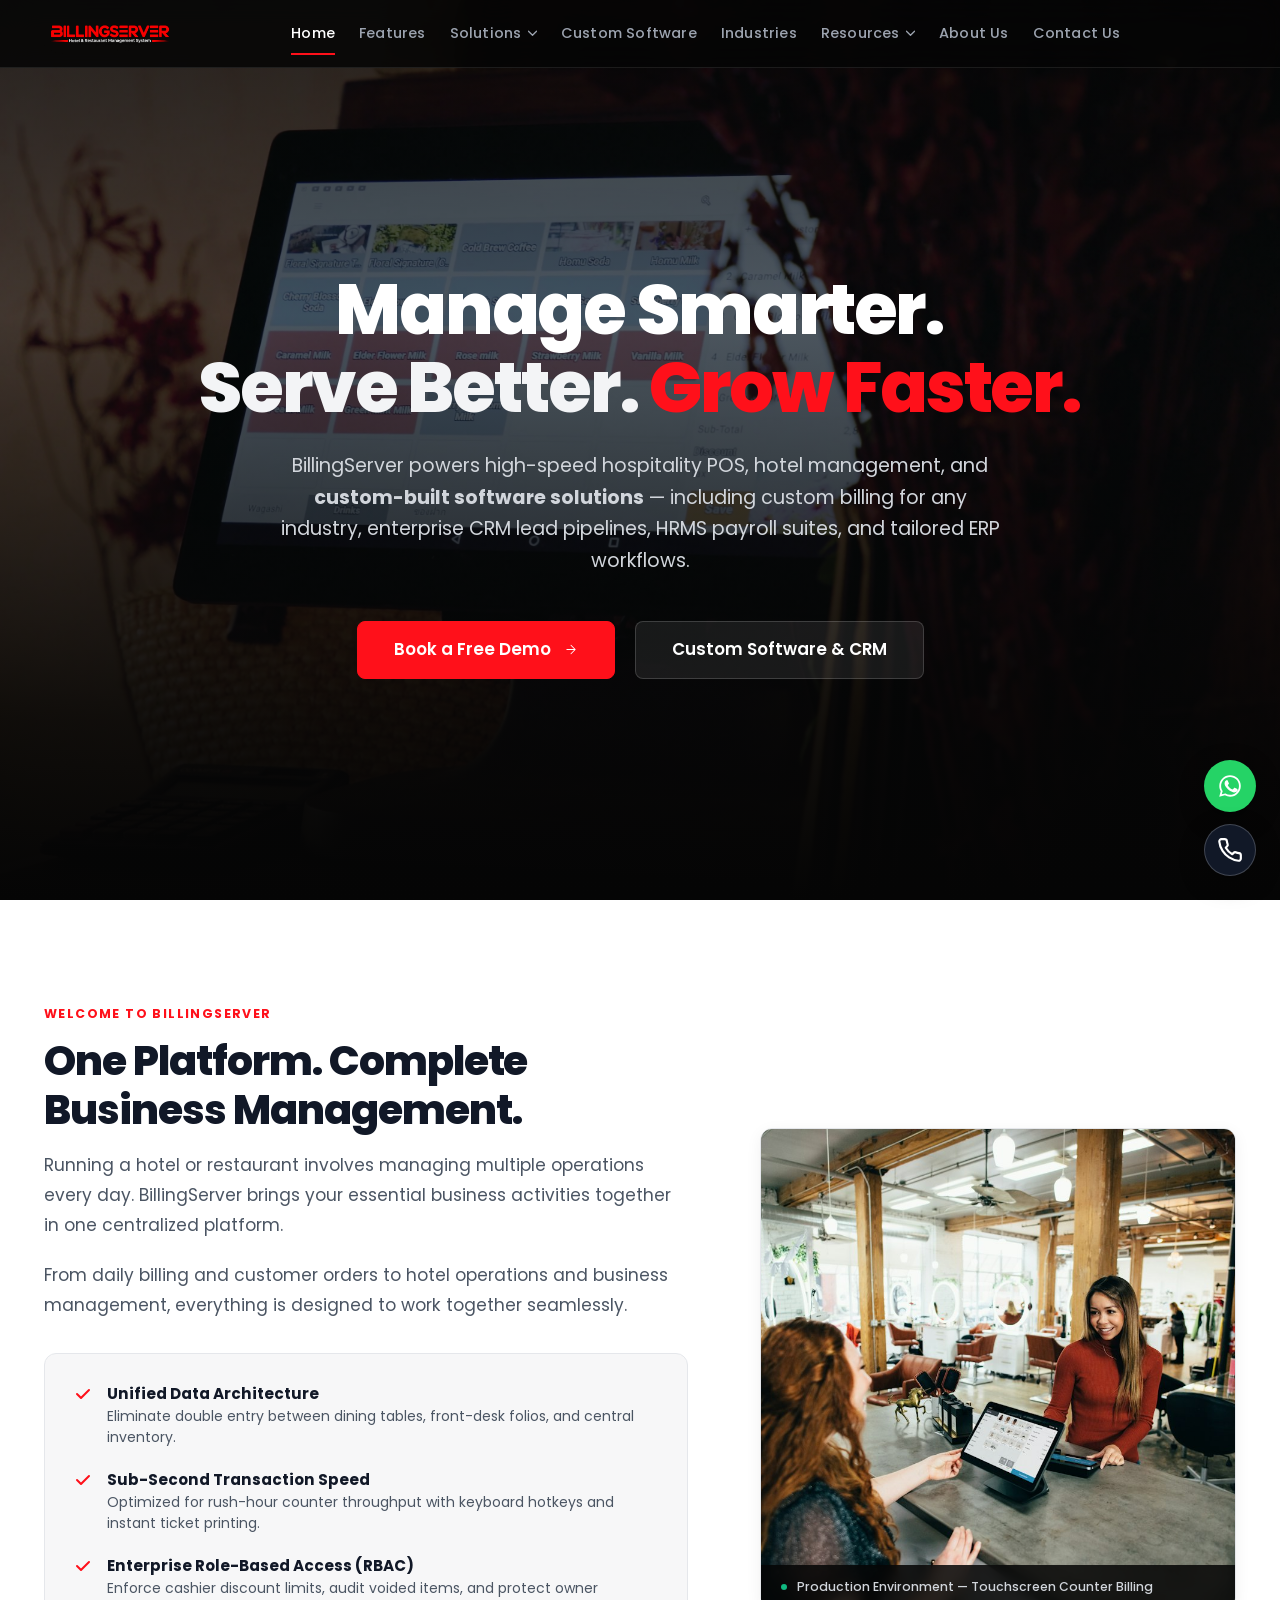
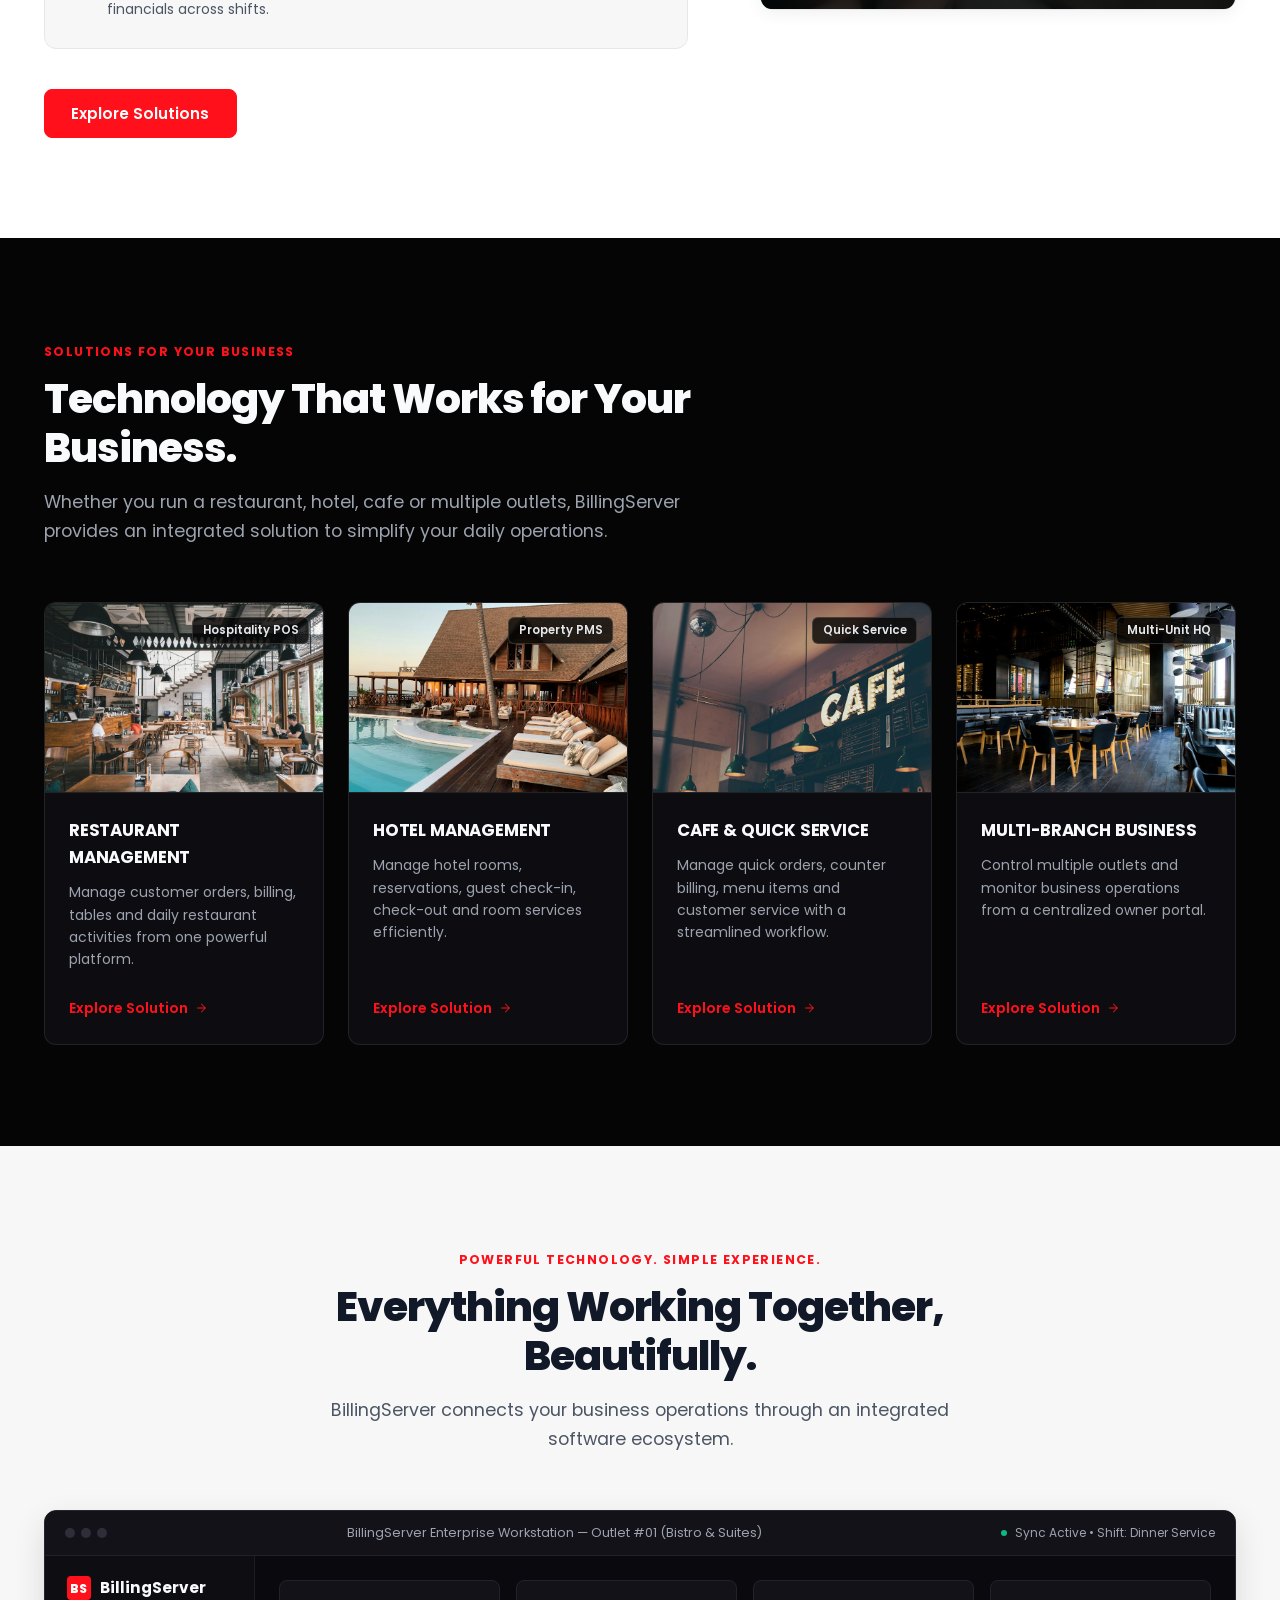
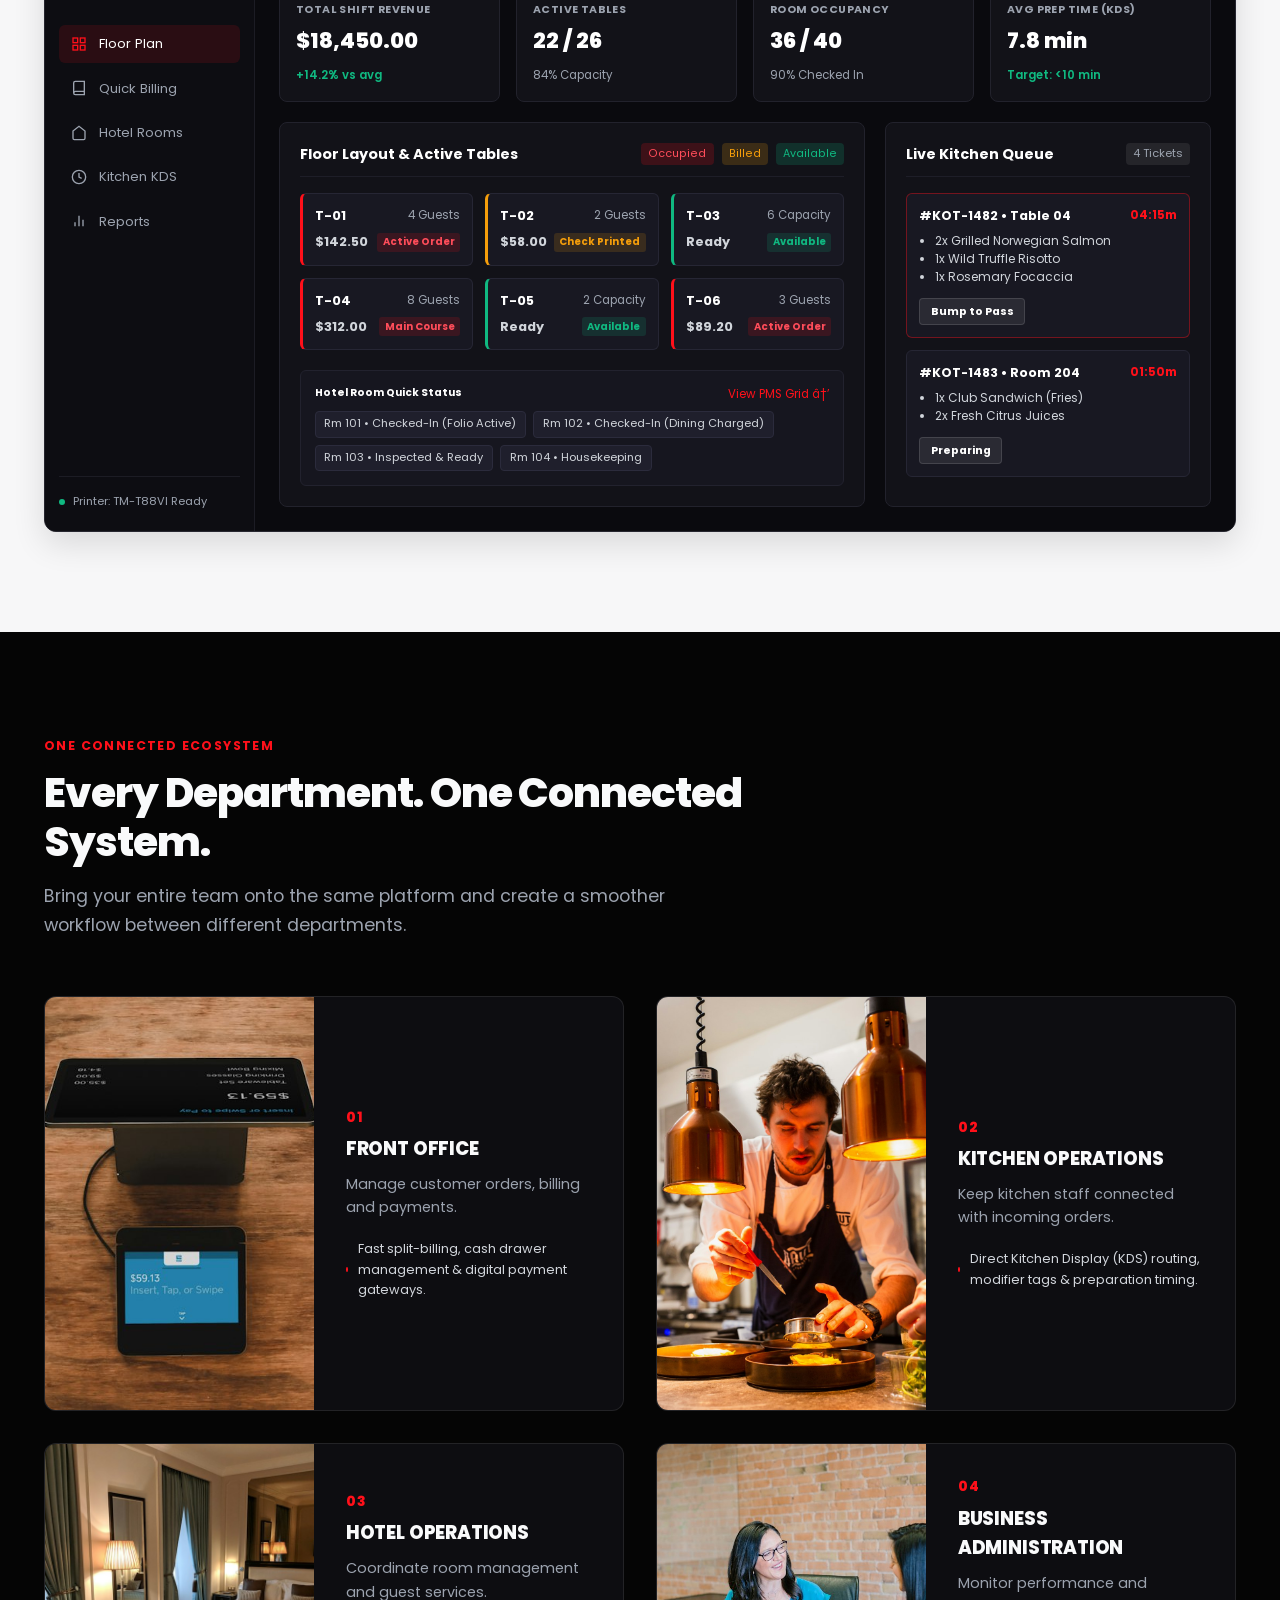
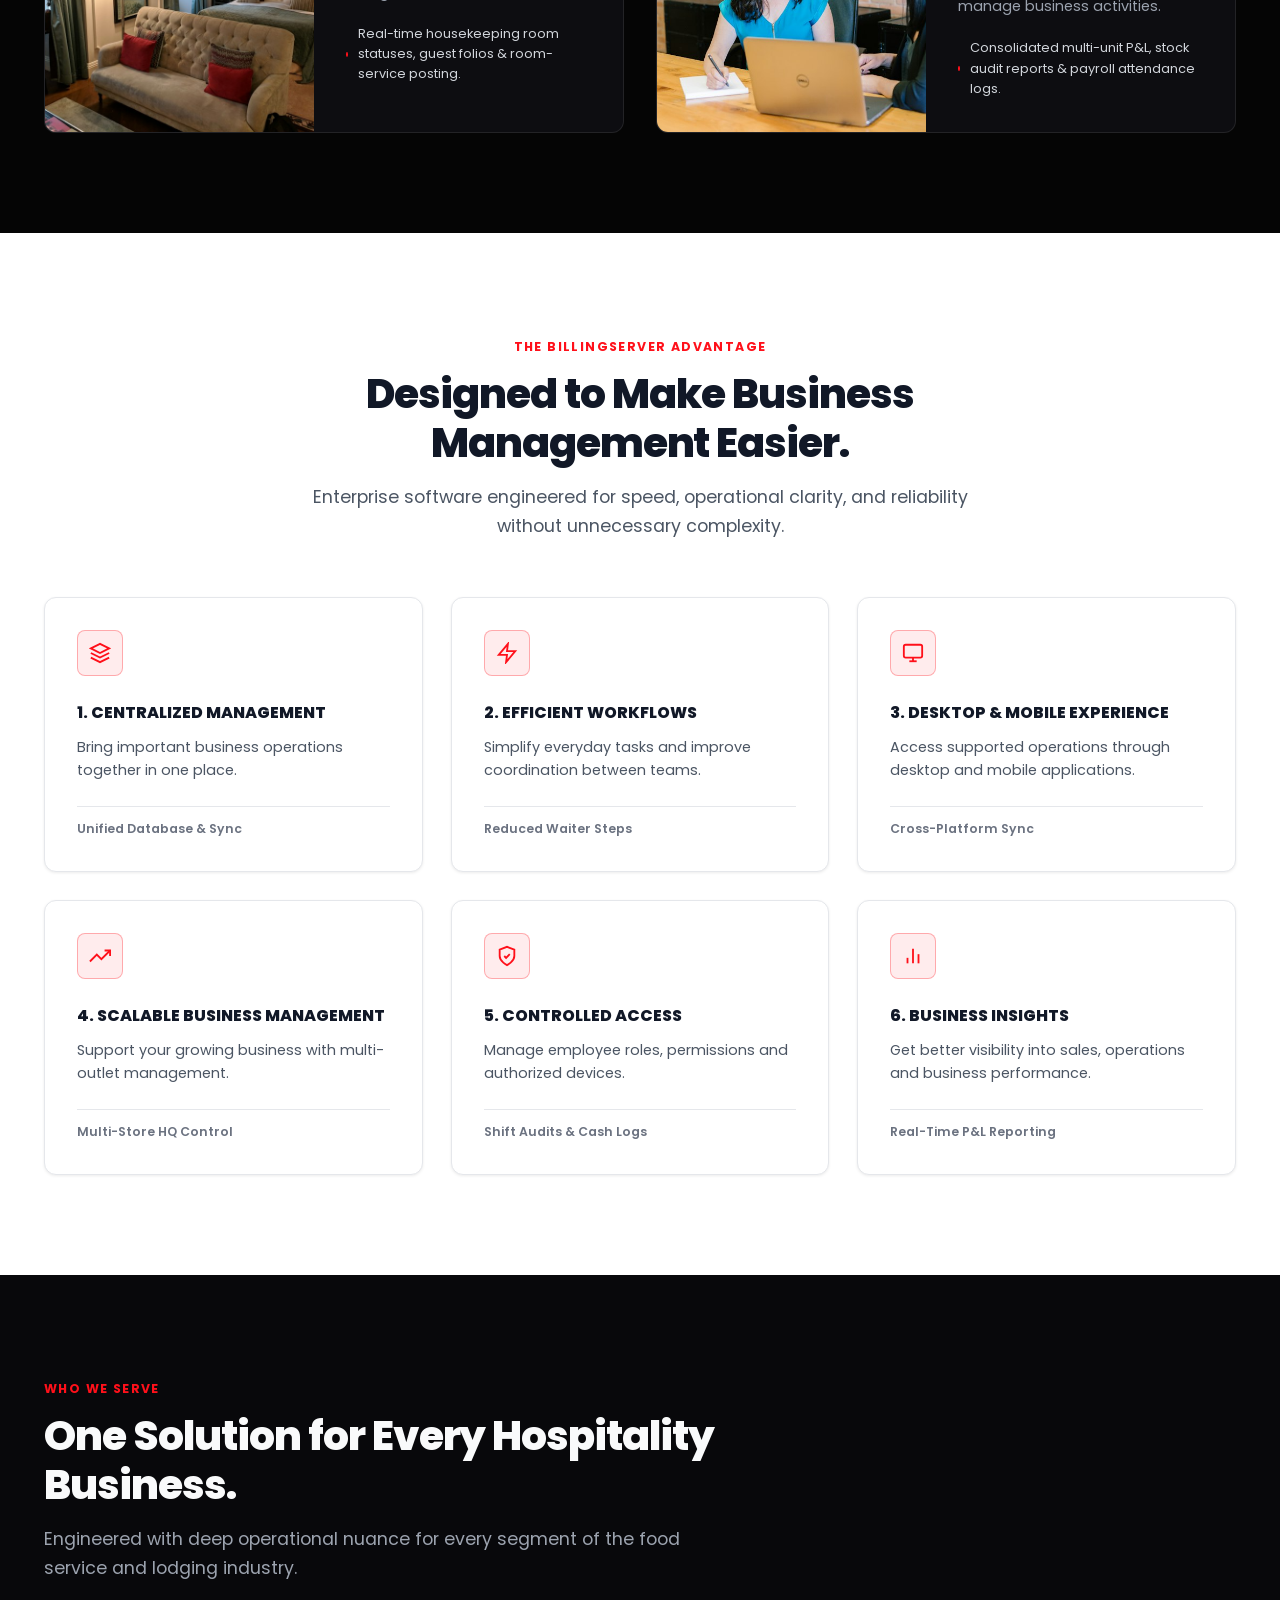
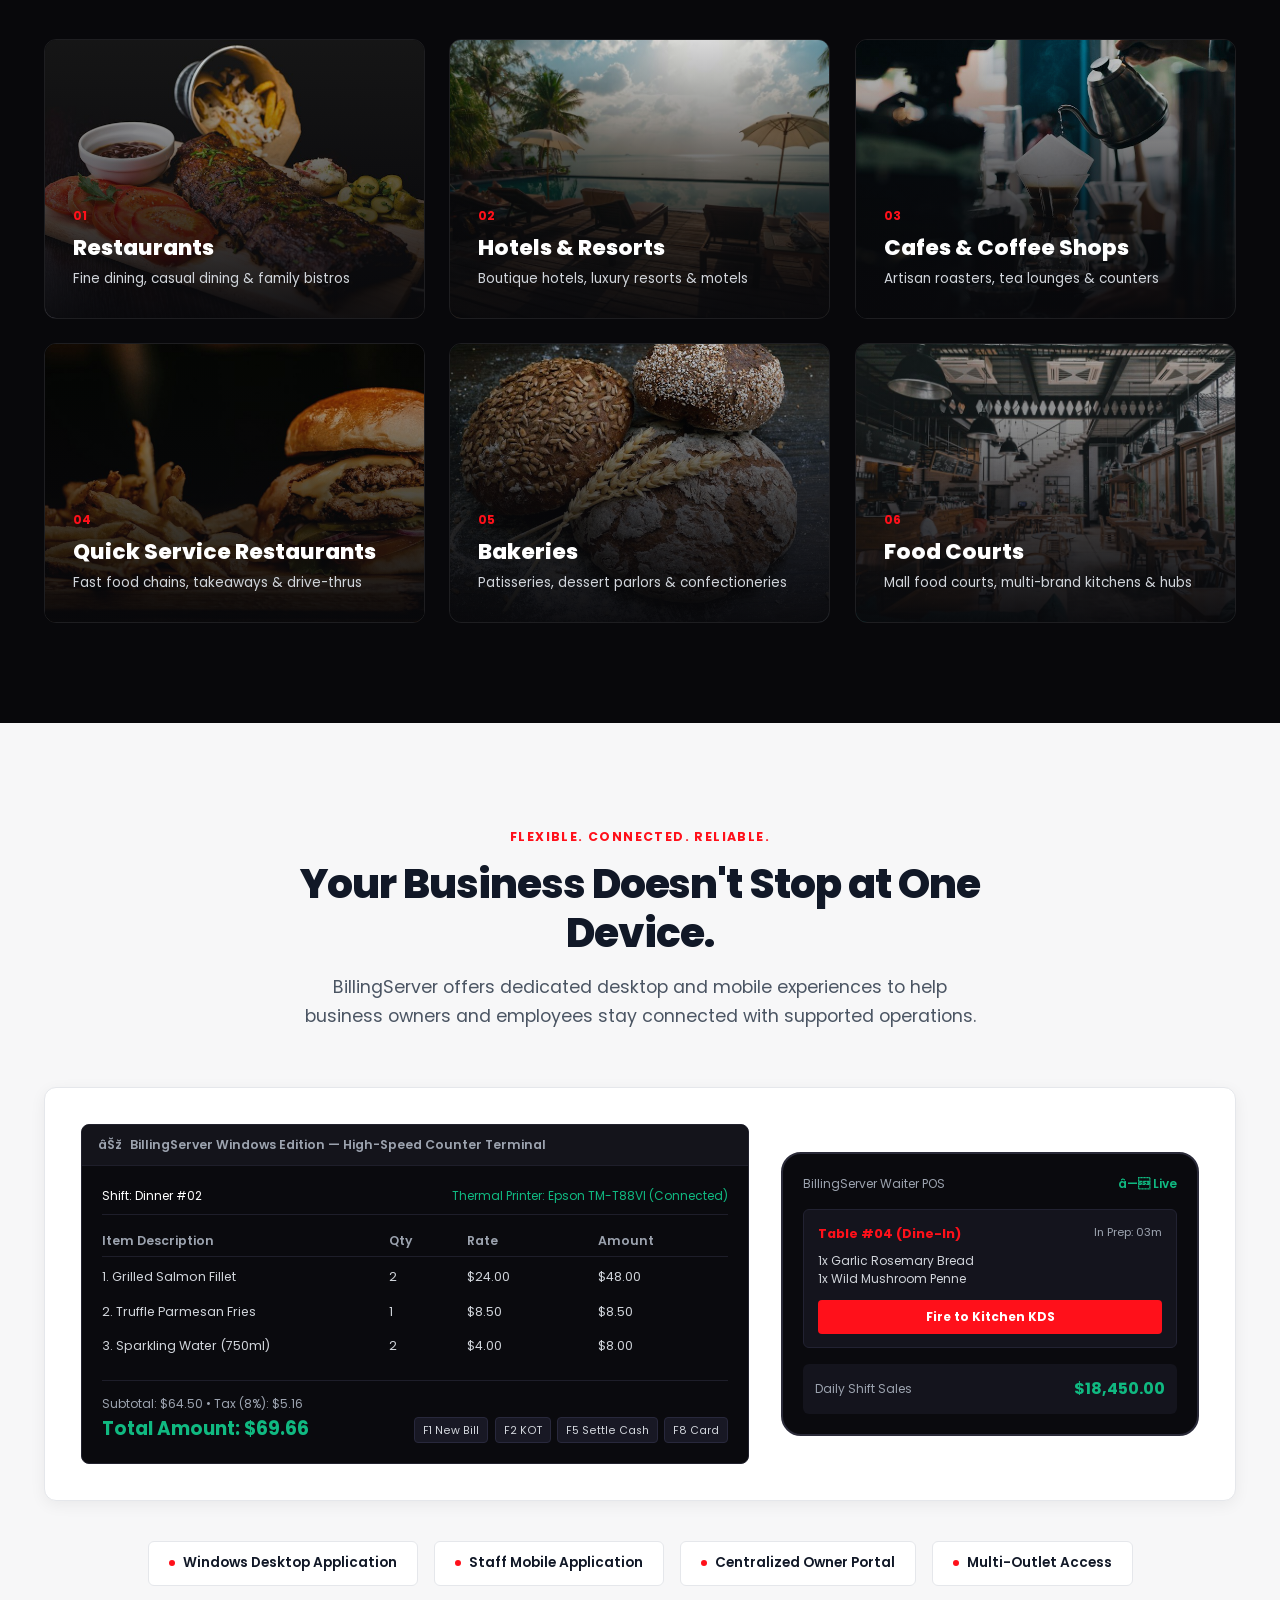
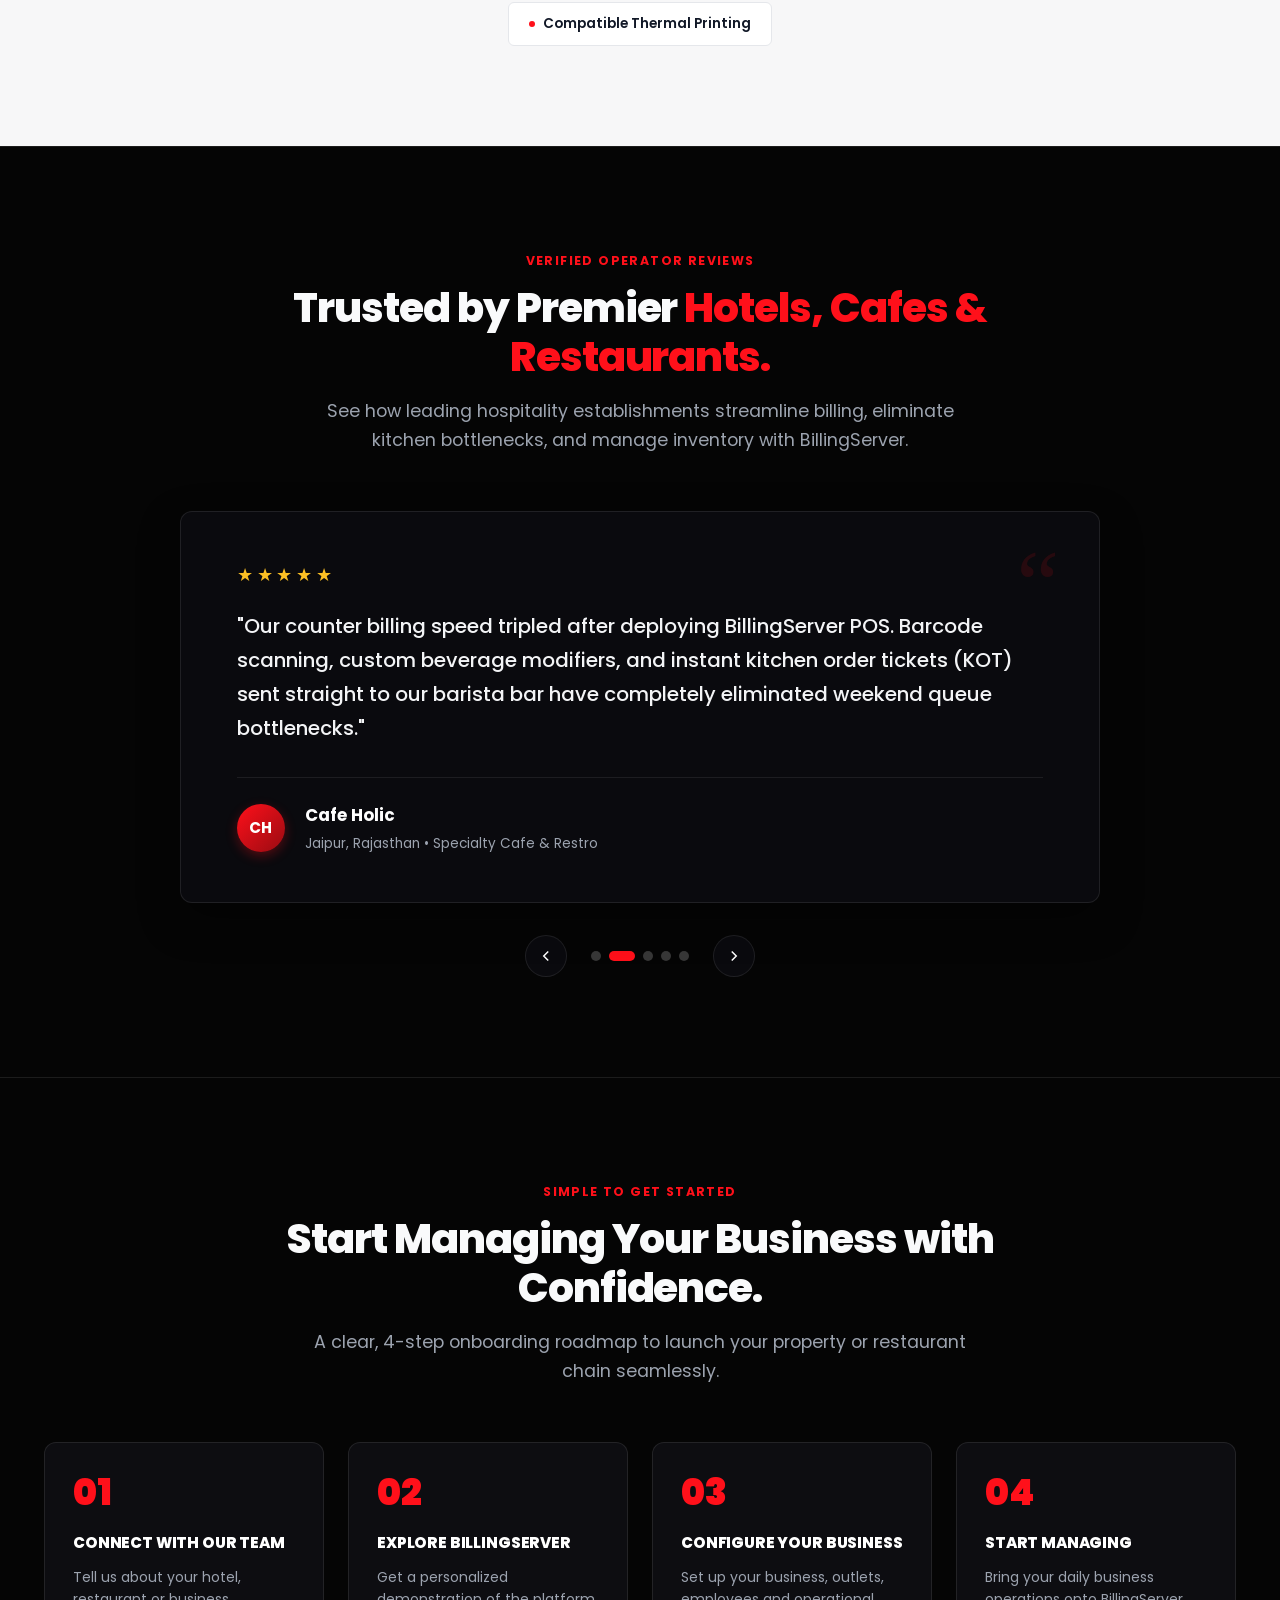
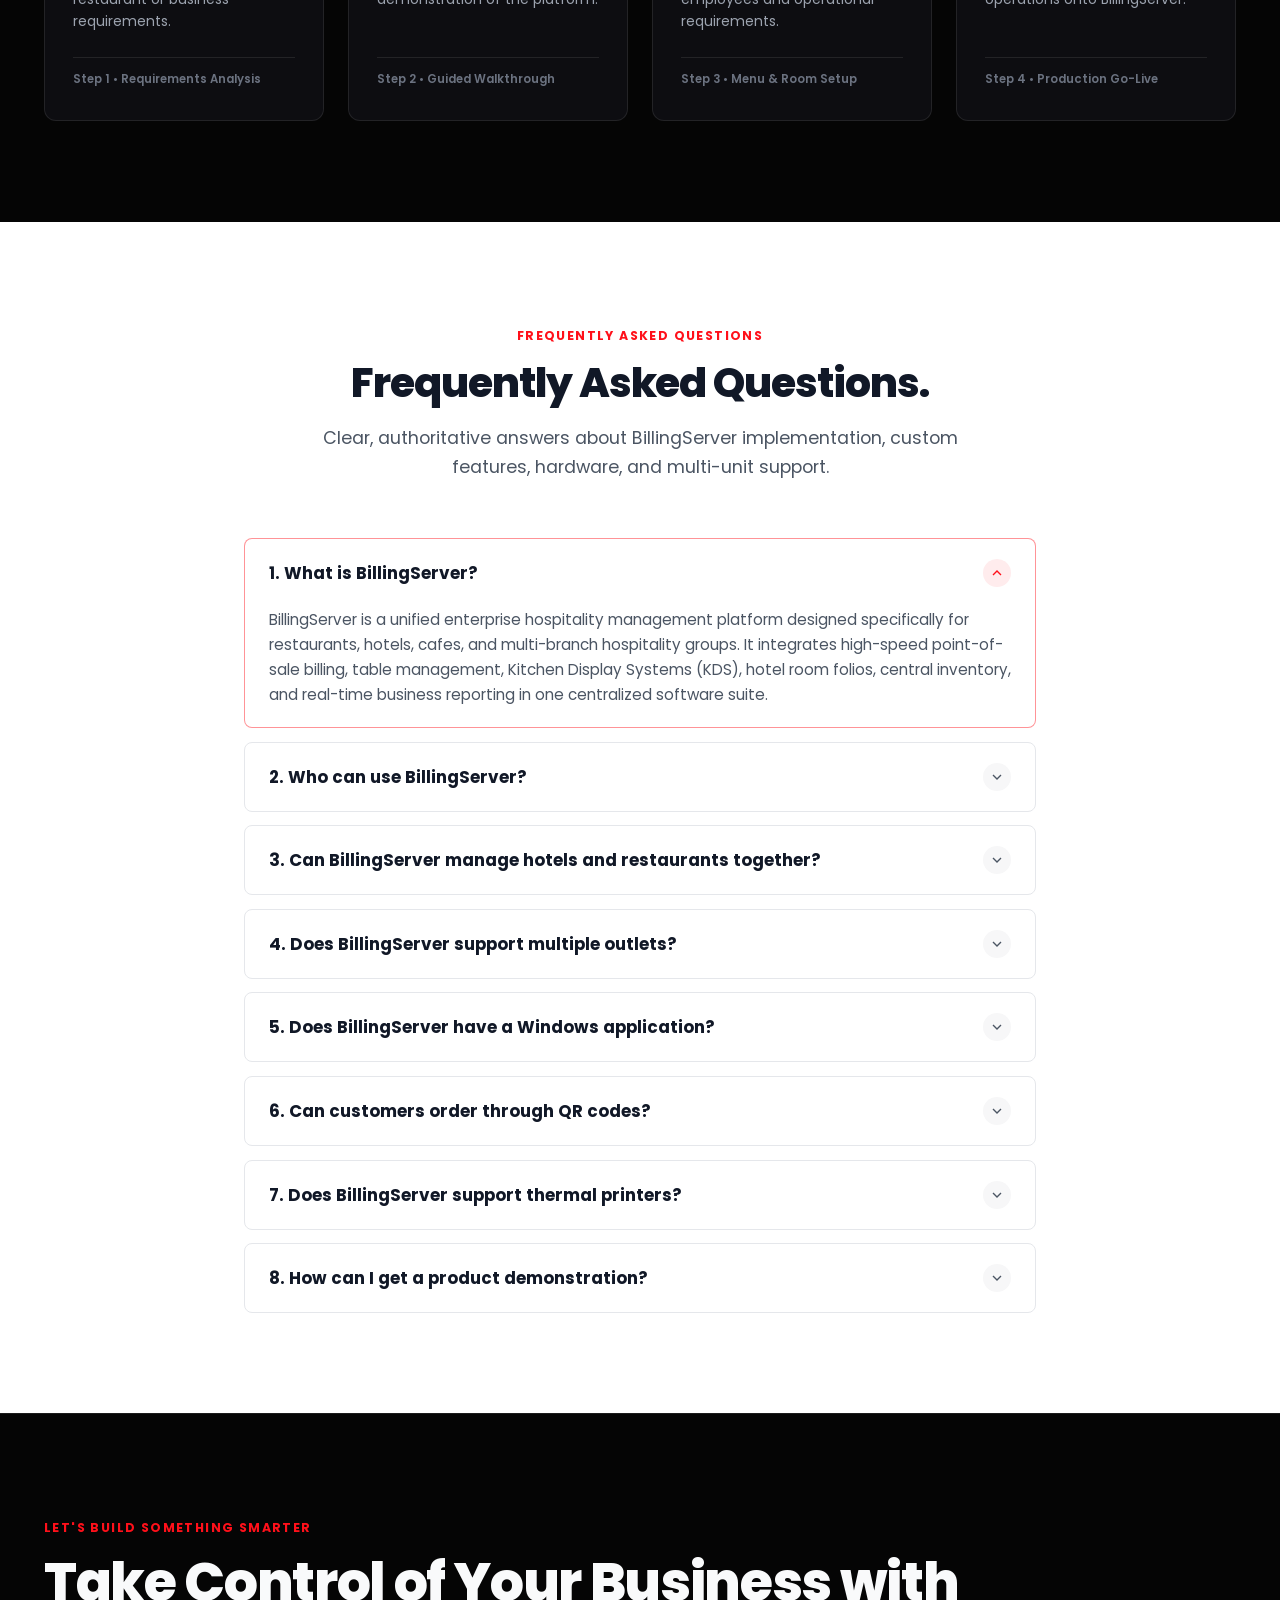
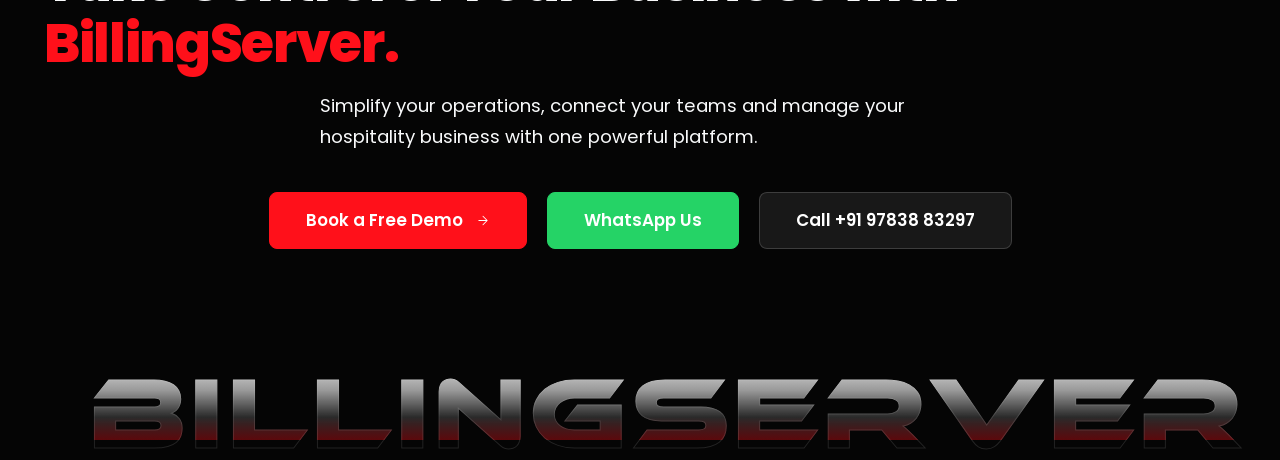
<file: index.html>
<!DOCTYPE html>
<html lang="en">
<head>
  <meta charset="UTF-8">
  <meta name="viewport" content="width=device-width, initial-scale=1.0">
  
  <!-- Primary SEO Meta Tags -->
  <title>BillingServer — Restaurant Billing Software, Hotel PMS & Custom Software</title>
  <meta name="title" content="BillingServer — Restaurant Billing Software, Hotel PMS & Custom Software">
  <meta name="description" content="BillingServer is India's premier hospitality platform unifying high-speed POS billing, hotel property management (PMS), KDS, and bespoke custom software (CRM & HRMS). Offline-first, GST ready. Call +91 97838 83297.">
  <meta name="keywords" content="restaurant billing software, hotel management system, hotel pms, cafe billing software, custom billing software, crm software jaipur, hrms software, pos software india, thermal printer billing, offline pos system, billingserver">
  <meta name="author" content="BillingServer Technologies">
  <meta name="robots" content="index, follow, max-snippet:-1, max-image-preview:large, max-video-preview:-1">
  <link rel="canonical" href="https://billingserver.in/">

  <!-- Open Graph / Facebook -->
  <meta property="og:type" content="website">
  <meta property="og:url" content="https://billingserver.in/">
  <meta property="og:title" content="BillingServer — Restaurant Billing Software, Hotel PMS & Custom Software">
  <meta property="og:description" content="Next-generation offline-first POS billing, Kitchen Display System (KDS), Hotel PMS, and custom CRM/HRMS software. Tested for 99.99% operational uptime.">
  <meta property="og:image" content="https://billingserver.in/assets/video-poster.jpg">
  <meta property="og:image:alt" content="BillingServer Enterprise Management Platform Interface">
  <meta property="og:site_name" content="BillingServer">
  <meta property="og:locale" content="en_IN">

  <!-- Twitter Card -->
  <meta name="twitter:card" content="summary_large_image">
  <meta name="twitter:url" content="https://billingserver.in/">
  <meta name="twitter:title" content="BillingServer — Restaurant Billing Software & Hotel PMS">
  <meta name="twitter:description" content="Next-generation offline-first POS billing, KDS, Hotel PMS, and custom enterprise software.">
  <meta name="twitter:image" content="https://billingserver.in/assets/video-poster.jpg">

  <!-- Geo Meta Tags (Local SEO) -->
  <meta name="geo.region" content="IN-RJ">
  <meta name="geo.placename" content="Jaipur">
  <meta name="geo.position" content="26.9124;75.7873">
  <meta name="ICBM" content="26.9124, 75.7873">

  <!-- Favicon & Mobile Icons -->
  <link rel="icon" type="image/png" href="assets/logo.png">
  <link rel="apple-touch-icon" href="assets/logo.png">
  <meta name="theme-color" content="#050505">

  <!-- Preconnect & Fonts -->
  <link rel="preconnect" href="https://fonts.googleapis.com">
  <link rel="preconnect" href="https://fonts.gstatic.com" crossorigin>
  <link href="https://fonts.googleapis.com/css2?family=Poppins:ital,wght@0,300;0,400;0,500;0,600;0,700;0,800;0,900;1,400;1,600;1,700&family=Space+Mono:ital,wght@0,400;0,700;1,400&family=Share+Tech+Mono&display=swap" rel="stylesheet">
  <link rel="stylesheet" href="style.css">

  <!-- Structured Data: Organization & SoftwareApplication -->
  <script type="application/ld+json">
  {
    "@context": "https://schema.org",
    "@graph": [
      {
        "@type": "Organization",
        "@id": "https://billingserver.in/#organization",
        "name": "BillingServer",
        "url": "https://billingserver.in/",
        "logo": "https://billingserver.in/assets/logo.png",
        "contactPoint": {
          "@type": "ContactPoint",
          "telephone": "+91-9783883297",
          "contactType": "sales",
          "areaServed": "IN",
          "availableLanguage": ["English", "Hindi"]
        },
        "sameAs": [
          "https://wa.me/919783883297"
        ]
      },
      {
        "@type": "WebSite",
        "@id": "https://billingserver.in/#website",
        "url": "https://billingserver.in/",
        "name": "BillingServer",
        "publisher": {
          "@id": "https://billingserver.in/#organization"
        }
      },
      {
        "@type": "SoftwareApplication",
        "name": "BillingServer POS & Hotel PMS",
        "applicationCategory": "BusinessApplication",
        "operatingSystem": "Windows 10, Windows 11, Android, Web Browser",
        "offers": {
          "@type": "Offer",
          "price": "0",
          "priceCurrency": "INR",
          "description": "Free 1-on-1 Personalized Demonstration"
        },
        "aggregateRating": {
          "@type": "AggregateRating",
          "ratingValue": "4.9",
          "reviewCount": "180",
          "bestRating": "5"
        }
      },
      {
        "@type": "FAQPage",
        "mainEntity": [
          {
            "@type": "Question",
            "name": "What is BillingServer?",
            "acceptedAnswer": {
              "@type": "Answer",
              "text": "BillingServer is a unified enterprise hospitality management platform designed specifically for restaurants, hotels, cafes, and multi-branch hospitality groups. It integrates high-speed point-of-sale billing, table management, Kitchen Display Systems (KDS), hotel room folios, central inventory, and real-time business reporting in one centralized software suite."
            }
          },
          {
            "@type": "Question",
            "name": "Who can use BillingServer?",
            "acceptedAnswer": {
              "@type": "Answer",
              "text": "BillingServer is designed for businesses of all scales in the food service and lodging industries: fine dining restaurants, casual eateries, boutique hotels and resorts, quick-service counters (QSR), cafes, bakeries, bars, and multi-outlet food court chains requiring centralized brand oversight."
            }
          },
          {
            "@type": "Question",
            "name": "Can BillingServer manage hotels and restaurants together?",
            "acceptedAnswer": {
              "@type": "Answer",
              "text": "Yes. BillingServer natively unifies Hotel Property Management (PMS) and Restaurant Point of Sale (POS) under a single database architecture. Dining charges, bar tabs, and room-service orders can be posted directly to an in-house guest's room folio with one click, completely eliminating manual billing reconciliation between departments."
            }
          },
          {
            "@type": "Question",
            "name": "Does BillingServer support multiple outlets?",
            "acceptedAnswer": {
              "@type": "Answer",
              "text": "Yes. BillingServer features an enterprise Multi-Branch HQ portal. You can manage multiple restaurant locations, hotel branches, or franchise outlets from a single master dashboard with master menu publishing, cross-branch inventory transfers, and consolidated executive sales reports."
            }
          },
          {
            "@type": "Question",
            "name": "Does BillingServer have a Windows application?",
            "acceptedAnswer": {
              "@type": "Answer",
              "text": "Yes. BillingServer offers a native, high-performance Windows desktop application optimized for counter cashiers and touchscreen POS terminals. It includes full keyboard shortcut support (F1–F12 quick billing), direct ESC/POS thermal printing, and an offline-first sync engine."
            }
          },
          {
            "@type": "Question",
            "name": "Can customers order through QR codes?",
            "acceptedAnswer": {
              "@type": "Answer",
              "text": "Yes. BillingServer includes contact-free dynamic QR code ordering. Guests can scan table QR codes or in-room QR stands on their smartphones to browse digital interactive menus, submit orders straight to the kitchen KDS, and request their final bill."
            }
          },
          {
            "@type": "Question",
            "name": "Does BillingServer support thermal printers?",
            "acceptedAnswer": {
              "@type": "Answer",
              "text": "Yes. BillingServer provides native support for all standard 2-inch and 3-inch ESC/POS thermal receipt and kitchen ticket printers via USB, Ethernet (LAN), Wi-Fi, and Bluetooth across Epson, Star Micronics, Citizen, and Sunmi."
            }
          },
          {
            "@type": "Question",
            "name": "How can I get a product demonstration?",
            "acceptedAnswer": {
              "@type": "Answer",
              "text": "You can request a free, 1-on-1 personalized platform walkthrough by clicking 'Book a Free Demo' on this website or contacting sales directly at +91 97838 83297."
            }
          }
        ]
      }
    ]
  }
  </script>
</head>
<body>

  <!-- ========================================================
       NAVIGATION BAR — INSTITUTIONAL SAAS HEADER
       ======================================================== -->
  <header class="navbar" id="navbar">
    <div class="nav-container">
      <a href="index.html" class="brand-logo" aria-label="BillingServer Home">
        <img src="assets/logo.png" alt="BillingServer Logo" class="logo-img">
      </a>

      <!-- Primary Navigation Links -->
      <nav class="nav-links" aria-label="Primary Navigation">
        <a href="index.html" class="nav-item active">Home</a>
        <a href="features.html" class="nav-item">Features</a>
        
        <!-- Solutions Dropdown -->
        <div class="nav-dropdown">
          <button class="nav-item nav-dropdown-btn" aria-haspopup="true" aria-expanded="false" type="button">
            <span>Solutions</span>
            <svg class="dropdown-arrow" viewBox="0 0 10 6" fill="currentColor">
              <path d="M0.5 1L5 5.5L9.5 1" stroke="currentColor" stroke-width="1.5" stroke-linecap="round" stroke-linejoin="round" fill="none"/>
            </svg>
          </button>
          <div class="nav-dropdown-menu">
            <a href="solutions.html#restaurant" class="dropdown-item">
              <div class="dropdown-item-title">Restaurant Management</div>
              <div class="dropdown-item-desc">High-speed billing, tables, KOT & delivery</div>
            </a>
            <a href="solutions.html#hotel" class="dropdown-item">
              <div class="dropdown-item-title">Hotel Management (PMS)</div>
              <div class="dropdown-item-desc">Front desk, room folios, housekeeping & rates</div>
            </a>
            <a href="solutions.html#cafe" class="dropdown-item">
              <div class="dropdown-item-title">Cafe & Quick Service</div>
              <div class="dropdown-item-desc">Counter sales, quick tokens & drive-thru</div>
            </a>
            <a href="solutions.html#multibranch" class="dropdown-item">
              <div class="dropdown-item-title">Multi-Branch Business</div>
              <div class="dropdown-item-desc">Central HQ, unified stock & branch reports</div>
            </a>
          </div>
        </div>

        <a href="custom-software.html" class="nav-item">Custom Software</a>
        <a href="industries.html" class="nav-item">Industries</a>

        <!-- Resources Dropdown -->
        <div class="nav-dropdown">
          <button class="nav-item nav-dropdown-btn" aria-haspopup="true" aria-expanded="false" type="button">
            <span>Resources</span>
            <svg class="dropdown-arrow" viewBox="0 0 10 6" fill="currentColor">
              <path d="M0.5 1L5 5.5L9.5 1" stroke="currentColor" stroke-width="1.5" stroke-linecap="round" stroke-linejoin="round" fill="none"/>
            </svg>
          </button>
          <div class="nav-dropdown-menu">
            <a href="help-center.html" class="dropdown-item">
              <div class="dropdown-item-title">Help Center</div>
              <div class="dropdown-item-desc">Documentation, setup guides & FAQs</div>
            </a>
            <a href="hardware.html" class="dropdown-item">
              <div class="dropdown-item-title">Hardware</div>
              <div class="dropdown-item-desc">Touch POS terminals, printers & KDS screens</div>
            </a>
            <a href="integrations.html" class="dropdown-item">
              <div class="dropdown-item-title">Integrations</div>
              <div class="dropdown-item-desc">Payment gateways, aggregators & accounting</div>
            </a>
            <a href="download.html" class="dropdown-item">
              <div class="dropdown-item-title">Download</div>
              <div class="dropdown-item-desc">Desktop client & mobile management apps</div>
            </a>
          </div>
        </div>

        <a href="about-us.html" class="nav-item">About Us</a>
        <a href="contact-us.html" class="nav-item">Contact Us</a>
      </nav>

      <!-- Action Button & Mobile Toggle -->
      <div class="nav-cta">
        <button class="mobile-toggle" id="mobileToggle" aria-label="Toggle navigation menu">
          <span></span>
          <span></span>
          <span></span>
        </button>
      </div>
    </div>

    <!-- Mobile Navigation Drawer -->
    <div class="mobile-menu" id="mobileMenu">
      <a href="index.html" class="mobile-link active">Home</a>
      <a href="features.html" class="mobile-link">Features</a>
      
      <!-- Mobile Solutions Dropdown -->
      <div class="mobile-dropdown">
        <button class="mobile-dropdown-btn" type="button">
          <span>Solutions</span>
          <svg class="dropdown-arrow" viewBox="0 0 10 6" fill="currentColor">
            <path d="M0.5 1L5 5.5L9.5 1" stroke="currentColor" stroke-width="1.5" stroke-linecap="round" stroke-linejoin="round" fill="none"/>
          </svg>
        </button>
        <div class="mobile-submenu">
          <a href="solutions.html#restaurant" class="mobile-sublink">Restaurant Management</a>
          <a href="solutions.html#hotel" class="mobile-sublink">Hotel Management (PMS)</a>
          <a href="solutions.html#cafe" class="mobile-sublink">Cafe & Quick Service</a>
          <a href="solutions.html#multibranch" class="mobile-sublink">Multi-Branch Business</a>
        </div>
      </div>

      <a href="custom-software.html" class="mobile-link">Custom Software</a>
      <a href="industries.html" class="mobile-link">Industries</a>

      <!-- Mobile Resources Dropdown -->
      <div class="mobile-dropdown">
        <button class="mobile-dropdown-btn" type="button">
          <span>Resources</span>
          <svg class="dropdown-arrow" viewBox="0 0 10 6" fill="currentColor">
            <path d="M0.5 1L5 5.5L9.5 1" stroke="currentColor" stroke-width="1.5" stroke-linecap="round" stroke-linejoin="round" fill="none"/>
          </svg>
        </button>
        <div class="mobile-submenu">
          <a href="help-center.html" class="mobile-sublink">Help Center</a>
          <a href="hardware.html" class="mobile-sublink">Hardware</a>
          <a href="integrations.html" class="mobile-sublink">Integrations</a>
          <a href="download.html" class="mobile-sublink">Download</a>
        </div>
      </div>

      <a href="about-us.html" class="mobile-link">About Us</a>
      <a href="contact-us.html" class="mobile-link">Contact Us</a>

      <div class="mobile-menu-cta" style="display: flex; flex-direction: column; gap: 0.65rem;">
        <a href="https://wa.me/919783883297?text=Hello%20BillingServer%2C%20I%20want%20to%20know%20more%20about%20the%20software." target="_blank" rel="noopener" class="btn btn-whatsapp btn-block">
          <span>WhatsApp (+91 97838 83297)</span>
        </a>
        <a href="tel:+919783883297" class="btn btn-secondary btn-block">
          <span>Call: +91 97838 83297</span>
        </a>
        <a href="contact-us.html#service-inquiry" class="btn btn-primary btn-block">Book a Demo</a>
      </div>
    </div>
  </header>

  <main>
    <!-- ========================================================
         HERO SECTION — HIGH-IMPACT RESTRAINED VISUAL
         ======================================================== -->
    <section class="hero-section" id="home">
      <!-- Background Video with Clean Neutral Tint (No Neon Glowing Blobs) -->
      <div class="video-background-wrapper">
        <video id="bgVideo" src="assets/bg-video-optimized.mp4" autoplay muted loop playsinline webkit-playsinline preload="auto" poster="assets/video-poster.jpg">
          <source src="assets/bg-video-optimized.mp4" type="video/mp4">
        </video>
        <div class="video-overlay-clean"></div>
      </div>

      <div class="hero-container">
    
        <!-- Clean Bold Headline -->
        <h1 class="hero-title">
          <span class="hero-title-primary">Manage Smarter.</span>
          <span class="hero-title-accent">Serve Better. <span class="text-brand-red">Grow Faster.</span></span>
        </h1>

        <!-- Restrained Description -->
        <p class="hero-description">
          BillingServer powers high-speed hospitality POS, hotel management, and <strong>custom-built software solutions</strong> — including custom billing for any industry, enterprise CRM lead pipelines, HRMS payroll suites, and tailored ERP workflows.
        </p>

        <!-- CTA Buttons Row -->
        <div class="hero-actions">
          <a href="contact-us.html#service-inquiry" class="btn btn-primary btn-lg">
            <span>Book a Free Demo</span>
            <svg class="icon-arrow" viewBox="0 0 16 16" fill="currentColor">
              <path fill-rule="evenodd" d="M3.5 8a.5.5 0 0 1 .5-.5h7.793L8.146 3.854a.5.5 0 1 1 .708-.708l4.5 4.5a.5.5 0 0 1 0 .708l-4.5 4.5a.5.5 0 0 1-.708-.708L11.793 8.5H4a.5.5 0 0 1-.5-.5z"/>
            </svg>
          </a>
          <a href="custom-software.html" class="btn btn-secondary btn-lg">
            <span>Custom Software & CRM</span>
          </a>
        </div>
      </div>
    </section>

    <!-- ========================================================
         SECTION 1: INTRODUCTION (LIGHT #FFFFFF)
         ======================================================== -->
    <section class="section bg-light" id="about-us">
      <div class="container">
        <div class="intro-grid">
          
          <!-- Left Column: Editorial Statement -->
          <div class="intro-editorial">
            <div class="section-label">WELCOME TO BILLINGSERVER</div>
            <h2 class="section-heading text-dark">
              One Platform. Complete Business Management.
            </h2>
            <div class="intro-copy">
              <p>
                Running a hotel or restaurant involves managing multiple operations every day. BillingServer brings your essential business activities together in one centralized platform.
              </p>
              <p>
                From daily billing and customer orders to hotel operations and business management, everything is designed to work together seamlessly.
              </p>
            </div>

            <!-- Structured Enterprise Feature Matrix -->
            <div class="intro-spec-list">
              <div class="spec-row">
                <div class="spec-check">
                  <svg viewBox="0 0 20 20" fill="currentColor">
                    <path fill-rule="evenodd" d="M16.707 5.293a1 1 0 010 1.414l-8 8a1 1 0 01-1.414 0l-4-4a1 1 0 011.414-1.414L8 12.586l7.293-7.293a1 1 0 011.414 0z" clip-rule="evenodd"/>
                  </svg>
                </div>
                <div>
                  <strong>Unified Data Architecture</strong>
                  <span>Eliminate double entry between dining tables, front-desk folios, and central inventory.</span>
                </div>
              </div>

              <div class="spec-row">
                <div class="spec-check">
                  <svg viewBox="0 0 20 20" fill="currentColor">
                    <path fill-rule="evenodd" d="M16.707 5.293a1 1 0 010 1.414l-8 8a1 1 0 01-1.414 0l-4-4a1 1 0 011.414-1.414L8 12.586l7.293-7.293a1 1 0 011.414 0z" clip-rule="evenodd"/>
                  </svg>
                </div>
                <div>
                  <strong>Sub-Second Transaction Speed</strong>
                  <span>Optimized for rush-hour counter throughput with keyboard hotkeys and instant ticket printing.</span>
                </div>
              </div>

              <div class="spec-row">
                <div class="spec-check">
                  <svg viewBox="0 0 20 20" fill="currentColor">
                    <path fill-rule="evenodd" d="M16.707 5.293a1 1 0 010 1.414l-8 8a1 1 0 01-1.414 0l-4-4a1 1 0 011.414-1.414L8 12.586l7.293-7.293a1 1 0 011.414 0z" clip-rule="evenodd"/>
                  </svg>
                </div>
                <div>
                  <strong>Enterprise Role-Based Access (RBAC)</strong>
                  <span>Enforce cashier discount limits, audit voided items, and protect owner financials across shifts.</span>
                </div>
              </div>
            </div>

            <div class="intro-action">
              <a href="#solutions" class="btn btn-primary">Explore Solutions</a>
            </div>
          </div>

          <!-- Right Column: Commercial Photography Frame (No Fake Floating Badges) -->
          <div class="intro-media">
            <div class="image-frame">
              <img src="assets/images/intro-manager.jpg" alt="Restaurant manager operating BillingServer POS terminal" loading="lazy">
              <div class="image-caption-bar">
                <span class="caption-dot"></span>
                <span>Production Environment — Touchscreen Counter Billing</span>
              </div>
            </div>
          </div>

        </div>
      </div>
    </section>

    <!-- ========================================================
         SECTION 2: OUR SOLUTIONS (DARK #050505)
         ======================================================== -->
    <section class="section bg-dark" id="solutions">
      <div class="container">
        <!-- Section Header -->
        <div class="section-header-left">
          <div class="section-label text-red">SOLUTIONS FOR YOUR BUSINESS</div>
          <h2 class="section-heading text-white">
            Technology That Works for Your Business.
          </h2>
          <p class="section-subheading text-muted">
            Whether you run a restaurant, hotel, cafe or multiple outlets, BillingServer provides an integrated solution to simplify your daily operations.
          </p>
        </div>

        <!-- 4 Structured Solutions Cards -->
        <div class="solutions-grid">
          
          <!-- Card 1: Restaurant Management -->
          <article class="solution-card">
            <div class="card-media">
              <img src="assets/images/sol-restaurant.jpg" alt="Modern restaurant cashier POS billing counter" loading="lazy">
              <span class="card-tag">Hospitality POS</span>
            </div>
            <div class="card-content">
              <h3 class="card-title text-white">RESTAURANT MANAGEMENT</h3>
              <p class="card-description">
                Manage customer orders, billing, tables and daily restaurant activities from one powerful platform.
              </p>
              <div class="card-footer">
                <a href="#book-demo" class="card-link">
                  <span>Explore Solution</span>
                  <svg viewBox="0 0 16 16" fill="currentColor">
                    <path fill-rule="evenodd" d="M3.5 8a.5.5 0 0 1 .5-.5h7.793L8.146 3.854a.5.5 0 1 1 .708-.708l4.5 4.5a.5.5 0 0 1 0 .708l-4.5 4.5a.5.5 0 0 1-.708-.708L11.793 8.5H4a.5.5 0 0 1-.5-.5z"/>
                  </svg>
                </a>
              </div>
            </div>
          </article>

          <!-- Card 2: Hotel Management -->
          <article class="solution-card">
            <div class="card-media">
              <img src="assets/images/sol-hotel.jpg" alt="Luxury hotel reception with front desk and computer" loading="lazy">
              <span class="card-tag">Property PMS</span>
            </div>
            <div class="card-content">
              <h3 class="card-title text-white">HOTEL MANAGEMENT</h3>
              <p class="card-description">
                Manage hotel rooms, reservations, guest check-in, check-out and room services efficiently.
              </p>
              <div class="card-footer">
                <a href="#book-demo" class="card-link">
                  <span>Explore Solution</span>
                  <svg viewBox="0 0 16 16" fill="currentColor">
                    <path fill-rule="evenodd" d="M3.5 8a.5.5 0 0 1 .5-.5h7.793L8.146 3.854a.5.5 0 1 1 .708-.708l4.5 4.5a.5.5 0 0 1 0 .708l-4.5 4.5a.5.5 0 0 1-.708-.708L11.793 8.5H4a.5.5 0 0 1-.5-.5z"/>
                  </svg>
                </a>
              </div>
            </div>
          </article>

          <!-- Card 3: Cafe & Quick Service -->
          <article class="solution-card">
            <div class="card-media">
              <img src="assets/images/sol-cafe.jpg" alt="Modern premium coffee shop and cafe counter" loading="lazy">
              <span class="card-tag">Quick Service</span>
            </div>
            <div class="card-content">
              <h3 class="card-title text-white">CAFE & QUICK SERVICE</h3>
              <p class="card-description">
                Manage quick orders, counter billing, menu items and customer service with a streamlined workflow.
              </p>
              <div class="card-footer">
                <a href="#book-demo" class="card-link">
                  <span>Explore Solution</span>
                  <svg viewBox="0 0 16 16" fill="currentColor">
                    <path fill-rule="evenodd" d="M3.5 8a.5.5 0 0 1 .5-.5h7.793L8.146 3.854a.5.5 0 1 1 .708-.708l4.5 4.5a.5.5 0 0 1 0 .708l-4.5 4.5a.5.5 0 0 1-.708-.708L11.793 8.5H4a.5.5 0 0 1-.5-.5z"/>
                  </svg>
                </a>
              </div>
            </div>
          </article>

          <!-- Card 4: Multi-Branch Business -->
          <article class="solution-card">
            <div class="card-media">
              <img src="assets/images/sol-multibranch.jpg" alt="Modern restaurant chain with multiple locations" loading="lazy">
              <span class="card-tag">Multi-Unit HQ</span>
            </div>
            <div class="card-content">
              <h3 class="card-title text-white">MULTI-BRANCH BUSINESS</h3>
              <p class="card-description">
                Control multiple outlets and monitor business operations from a centralized owner portal.
              </p>
              <div class="card-footer">
                <a href="#book-demo" class="card-link">
                  <span>Explore Solution</span>
                  <svg viewBox="0 0 16 16" fill="currentColor">
                    <path fill-rule="evenodd" d="M3.5 8a.5.5 0 0 1 .5-.5h7.793L8.146 3.854a.5.5 0 1 1 .708-.708l4.5 4.5a.5.5 0 0 1 0 .708l-4.5 4.5a.5.5 0 0 1-.708-.708L11.793 8.5H4a.5.5 0 0 1-.5-.5z"/>
                  </svg>
                </a>
              </div>
            </div>
          </article>

        </div>
      </div>
    </section>

    <!-- ========================================================
         SECTION 3: SOFTWARE SHOWCASE (NEUTRAL LIGHT #F7F7F8)
         REALISTIC ENTERPRISE WORKSTATION — NO CARTOON GRAPHICS
         ======================================================== -->
    <section class="section bg-neutral" id="software-showcase">
      <div class="container">
        <div class="section-header-center">
          <div class="section-label">POWERFUL TECHNOLOGY. SIMPLE EXPERIENCE.</div>
          <h2 class="section-heading text-dark">
            Everything Working Together, Beautifully.
          </h2>
          <p class="section-subheading text-secondary">
            BillingServer connects your business operations through an integrated software ecosystem.
          </p>
        </div>

        <!-- Authentic SaaS Software Interface Mockup -->
        <div class="software-window">
          
          <!-- System Window Titlebar -->
          <div class="window-titlebar">
            <div class="window-dots">
              <span class="dot"></span>
              <span class="dot"></span>
              <span class="dot"></span>
            </div>
            <div class="window-title">
              BillingServer Enterprise Workstation — Outlet #01 (Bistro & Suites)
            </div>
            <div class="window-meta">
              <span class="status-indicator online"></span>
              <span>Sync Active • Shift: Dinner Service</span>
            </div>
          </div>

          <!-- Software Workspace Interior -->
          <div class="software-body">
            
            <!-- Left Navigation Sidebar -->
            <aside class="software-nav">
              <div class="app-brand-mark">
                <span class="brand-monogram">BS</span>
                <strong>BillingServer</strong>
              </div>
              <ul class="app-menu">
                <li class="app-menu-item active">
                  <svg viewBox="0 0 24 24" fill="none" stroke="currentColor" stroke-width="2"><rect x="3" y="3" width="7" height="7"></rect><rect x="14" y="3" width="7" height="7"></rect><rect x="14" y="14" width="7" height="7"></rect><rect x="3" y="14" width="7" height="7"></rect></svg>
                  <span>Floor Plan</span>
                </li>
                <li class="app-menu-item">
                  <svg viewBox="0 0 24 24" fill="none" stroke="currentColor" stroke-width="2"><path d="M4 19.5A2.5 2.5 0 0 1 6.5 17H20"></path><path d="M6.5 2H20v20H6.5A2.5 2.5 0 0 1 4 19.5v-15A2.5 2.5 0 0 1 6.5 2z"></path></svg>
                  <span>Quick Billing</span>
                </li>
                <li class="app-menu-item">
                  <svg viewBox="0 0 24 24" fill="none" stroke="currentColor" stroke-width="2"><path d="M3 9l9-7 9 7v11a2 2 0 0 1-2 2H5a2 2 0 0 1-2-2z"></path></svg>
                  <span>Hotel Rooms</span>
                </li>
                <li class="app-menu-item">
                  <svg viewBox="0 0 24 24" fill="none" stroke="currentColor" stroke-width="2"><circle cx="12" cy="12" r="10"></circle><polyline points="12 6 12 12 16 14"></polyline></svg>
                  <span>Kitchen KDS</span>
                </li>
                <li class="app-menu-item">
                  <svg viewBox="0 0 24 24" fill="none" stroke="currentColor" stroke-width="2"><line x1="18" y1="20" x2="18" y2="10"></line><line x1="12" y1="20" x2="12" y2="4"></line><line x1="6" y1="20" x2="6" y2="14"></line></svg>
                  <span>Reports</span>
                </li>
              </ul>
              <div class="app-nav-footer">
                <div class="hw-chip">
                  <span class="hw-dot"></span>
                  <span>Printer: TM-T88VI Ready</span>
                </div>
              </div>
            </aside>

            <!-- Main Operational Dashboard Panel -->
            <div class="software-canvas">
              
              <!-- Metrics Ribbon -->
              <div class="canvas-kpis">
                <div class="kpi-block">
                  <span class="kpi-label">TOTAL SHIFT REVENUE</span>
                  <div class="kpi-value">$18,450.00</div>
                  <span class="kpi-subtext positive">+14.2% vs avg</span>
                </div>
                <div class="kpi-block">
                  <span class="kpi-label">ACTIVE TABLES</span>
                  <div class="kpi-value">22 / 26</div>
                  <span class="kpi-subtext">84% Capacity</span>
                </div>
                <div class="kpi-block">
                  <span class="kpi-label">ROOM OCCUPANCY</span>
                  <div class="kpi-value">36 / 40</div>
                  <span class="kpi-subtext">90% Checked In</span>
                </div>
                <div class="kpi-block">
                  <span class="kpi-label">AVG PREP TIME (KDS)</span>
                  <div class="kpi-value">7.8 min</div>
                  <span class="kpi-subtext positive">Target: &lt;10 min</span>
                </div>
              </div>

              <!-- Operational Split View -->
              <div class="canvas-workspace">
                
                <!-- Table & Room Grid -->
                <div class="workspace-main">
                  <div class="workspace-panel-header">
                    <h4>Floor Layout & Active Tables</h4>
                    <div class="status-legend">
                      <span class="legend-chip occupied">Occupied</span>
                      <span class="legend-chip dining">Billed</span>
                      <span class="legend-chip available">Available</span>
                    </div>
                  </div>

                  <div class="table-matrix">
                    <div class="tbl-cell occupied">
                      <div class="tbl-head">
                        <strong>T-01</strong>
                        <span>4 Guests</span>
                      </div>
                      <div class="tbl-foot">
                        <span class="tbl-amt">$142.50</span>
                        <span class="tbl-tag red">Active Order</span>
                      </div>
                    </div>

                    <div class="tbl-cell dining">
                      <div class="tbl-head">
                        <strong>T-02</strong>
                        <span>2 Guests</span>
                      </div>
                      <div class="tbl-foot">
                        <span class="tbl-amt">$58.00</span>
                        <span class="tbl-tag yellow">Check Printed</span>
                      </div>
                    </div>

                    <div class="tbl-cell available">
                      <div class="tbl-head">
                        <strong>T-03</strong>
                        <span>6 Capacity</span>
                      </div>
                      <div class="tbl-foot">
                        <span class="tbl-amt">Ready</span>
                        <span class="tbl-tag green">Available</span>
                      </div>
                    </div>

                    <div class="tbl-cell occupied">
                      <div class="tbl-head">
                        <strong>T-04</strong>
                        <span>8 Guests</span>
                      </div>
                      <div class="tbl-foot">
                        <span class="tbl-amt">$312.00</span>
                        <span class="tbl-tag red">Main Course</span>
                      </div>
                    </div>

                    <div class="tbl-cell available">
                      <div class="tbl-head">
                        <strong>T-05</strong>
                        <span>2 Capacity</span>
                      </div>
                      <div class="tbl-foot">
                        <span class="tbl-amt">Ready</span>
                        <span class="tbl-tag green">Available</span>
                      </div>
                    </div>

                    <div class="tbl-cell occupied">
                      <div class="tbl-head">
                        <strong>T-06</strong>
                        <span>3 Guests</span>
                      </div>
                      <div class="tbl-foot">
                        <span class="tbl-amt">$89.20</span>
                        <span class="tbl-tag red">Active Order</span>
                      </div>
                    </div>
                  </div>

                  <!-- Room PMS Integration Preview Strip -->
                  <div class="room-strip">
                    <div class="strip-header">
                      <h5>Hotel Room Quick Status</h5>
                      <span class="strip-link">View PMS Grid â†’</span>
                    </div>
                    <div class="room-pills">
                      <span class="room-pill clean">Rm 101 • Checked-In (Folio Active)</span>
                      <span class="room-pill clean">Rm 102 • Checked-In (Dining Charged)</span>
                      <span class="room-pill ready">Rm 103 • Inspected & Ready</span>
                      <span class="room-pill cleaning">Rm 104 • Housekeeping</span>
                    </div>
                  </div>
                </div>

                <!-- Right Live KDS Queue -->
                <div class="workspace-sidebar">
                  <div class="workspace-panel-header">
                    <h4>Live Kitchen Queue</h4>
                    <span class="badge-mono">4 Tickets</span>
                  </div>
                  <div class="kds-ticket-list">
                    <div class="kds-ticket urgent">
                      <div class="ticket-header">
                        <strong>#KOT-1482 • Table 04</strong>
                        <span class="ticket-time">04:15m</span>
                      </div>
                      <ul class="ticket-items">
                        <li>2x Grilled Norwegian Salmon</li>
                        <li>1x Wild Truffle Risotto</li>
                        <li>1x Rosemary Focaccia</li>
                      </ul>
                      <div class="ticket-actions">
                        <span class="btn-micro">Bump to Pass</span>
                      </div>
                    </div>

                    <div class="kds-ticket">
                      <div class="ticket-header">
                        <strong>#KOT-1483 • Room 204</strong>
                        <span class="ticket-time">01:50m</span>
                      </div>
                      <ul class="ticket-items">
                        <li>1x Club Sandwich (Fries)</li>
                        <li>2x Fresh Citrus Juices</li>
                      </ul>
                      <div class="ticket-actions">
                        <span class="btn-micro">Preparing</span>
                      </div>
                    </div>
                  </div>
                </div>

              </div>
            </div>

          </div>
        </div>

      </div>
    </section>

    <!-- ========================================================
         SECTION 4: CONNECTED BUSINESS ECOSYSTEM (DARK #050505)
         ======================================================== -->
    <section class="section bg-dark" id="ecosystem">
      <div class="container">
        <div class="section-header-left">
          <div class="section-label text-red">ONE CONNECTED ECOSYSTEM</div>
          <h2 class="section-heading text-white">
            Every Department. One Connected System.
          </h2>
          <p class="section-subheading text-muted">
            Bring your entire team onto the same platform and create a smoother workflow between different departments.
          </p>
        </div>

        <!-- 4 Department Flow Blocks -->
        <div class="ecosystem-blocks">
          
          <!-- Block 1: Front Office -->
          <div class="eco-block">
            <div class="eco-block-media">
              <img src="assets/images/eco-frontoffice.jpg" alt="Restaurant cashier using POS terminal" loading="lazy">
            </div>
            <div class="eco-block-text">
              <div class="eco-num">01</div>
              <h3 class="eco-block-title text-white">FRONT OFFICE</h3>
              <p class="eco-block-desc">
                Manage customer orders, billing and payments.
              </p>
              <div class="eco-spec-item">
                <span class="spec-dot"></span>
                <span>Fast split-billing, cash drawer management & digital payment gateways.</span>
              </div>
            </div>
          </div>

          <!-- Block 2: Kitchen Operations -->
          <div class="eco-block">
            <div class="eco-block-media">
              <img src="assets/images/eco-kitchen.jpg" alt="Professional kitchen with digital KDS screen" loading="lazy">
            </div>
            <div class="eco-block-text">
              <div class="eco-num">02</div>
              <h3 class="eco-block-title text-white">KITCHEN OPERATIONS</h3>
              <p class="eco-block-desc">
                Keep kitchen staff connected with incoming orders.
              </p>
              <div class="eco-spec-item">
                <span class="spec-dot"></span>
                <span>Direct Kitchen Display (KDS) routing, modifier tags & preparation timing.</span>
              </div>
            </div>
          </div>

          <!-- Block 3: Hotel Operations -->
          <div class="eco-block">
            <div class="eco-block-media">
              <img src="assets/images/eco-hotel.jpg" alt="Hotel reception and room management environment" loading="lazy">
            </div>
            <div class="eco-block-text">
              <div class="eco-num">03</div>
              <h3 class="eco-block-title text-white">HOTEL OPERATIONS</h3>
              <p class="eco-block-desc">
                Coordinate room management and guest services.
              </p>
              <div class="eco-spec-item">
                <span class="spec-dot"></span>
                <span>Real-time housekeeping room statuses, guest folios & room-service posting.</span>
              </div>
            </div>
          </div>

          <!-- Block 4: Business Administration -->
          <div class="eco-block">
            <div class="eco-block-media">
              <img src="assets/images/eco-admin.jpg" alt="Business owner reviewing analytics on laptop" loading="lazy">
            </div>
            <div class="eco-block-text">
              <div class="eco-num">04</div>
              <h3 class="eco-block-title text-white">BUSINESS ADMINISTRATION</h3>
              <p class="eco-block-desc">
                Monitor performance and manage business activities.
              </p>
              <div class="eco-spec-item">
                <span class="spec-dot"></span>
                <span>Consolidated multi-unit P&L, stock audit reports & payroll attendance logs.</span>
              </div>
            </div>
          </div>

        </div>
      </div>
    </section>

    <!-- ========================================================
         SECTION 5: WHY CHOOSE BILLINGSERVER (LIGHT #FFFFFF)
         STRUCTURED BENEFIT MATRIX WITH LUCIDE ICONS
         ======================================================== -->
    <section class="section bg-light" id="advantage">
      <div class="container">
        <div class="section-header-center">
          <div class="section-label">THE BILLINGSERVER ADVANTAGE</div>
          <h2 class="section-heading text-dark">
            Designed to Make Business Management Easier.
          </h2>
          <p class="section-subheading text-secondary">
            Enterprise software engineered for speed, operational clarity, and reliability without unnecessary complexity.
          </p>
        </div>

        <!-- 6 Feature Benefit Icon Cards (Strictly No Stock Photos) -->
        <div class="advantage-grid">
          
          <!-- Card 1 -->
          <div class="adv-card">
            <div class="adv-icon">
              <!-- Lucide Layers -->
              <svg viewBox="0 0 24 24" fill="none" stroke="currentColor" stroke-width="2">
                <polygon points="12 2 2 7 12 12 22 7 12 2"></polygon>
                <polyline points="2 17 12 22 22 17"></polyline>
                <polyline points="2 12 12 17 22 12"></polyline>
              </svg>
            </div>
            <h3 class="adv-title">1. CENTRALIZED MANAGEMENT</h3>
            <p class="adv-desc">Bring important business operations together in one place.</p>
            <div class="adv-foot">Unified Database & Sync</div>
          </div>

          <!-- Card 2 -->
          <div class="adv-card">
            <div class="adv-icon">
              <!-- Lucide Zap -->
              <svg viewBox="0 0 24 24" fill="none" stroke="currentColor" stroke-width="2">
                <polygon points="13 2 3 14 12 14 11 22 21 10 12 10 13 2"></polygon>
              </svg>
            </div>
            <h3 class="adv-title">2. EFFICIENT WORKFLOWS</h3>
            <p class="adv-desc">Simplify everyday tasks and improve coordination between teams.</p>
            <div class="adv-foot">Reduced Waiter Steps</div>
          </div>

          <!-- Card 3 -->
          <div class="adv-card">
            <div class="adv-icon">
              <!-- Lucide Monitor & Mobile -->
              <svg viewBox="0 0 24 24" fill="none" stroke="currentColor" stroke-width="2">
                <rect x="2" y="3" width="20" height="14" rx="2"></rect>
                <line x1="8" y1="21" x2="16" y2="21"></line>
                <line x1="12" y1="17" x2="12" y2="21"></line>
              </svg>
            </div>
            <h3 class="adv-title">3. DESKTOP & MOBILE EXPERIENCE</h3>
            <p class="adv-desc">Access supported operations through desktop and mobile applications.</p>
            <div class="adv-foot">Cross-Platform Sync</div>
          </div>

          <!-- Card 4 -->
          <div class="adv-card">
            <div class="adv-icon">
              <!-- Lucide TrendingUp -->
              <svg viewBox="0 0 24 24" fill="none" stroke="currentColor" stroke-width="2">
                <polyline points="23 6 13.5 15.5 8.5 10.5 1 18"></polyline>
                <polyline points="17 6 23 6 23 12"></polyline>
              </svg>
            </div>
            <h3 class="adv-title">4. SCALABLE BUSINESS MANAGEMENT</h3>
            <p class="adv-desc">Support your growing business with multi-outlet management.</p>
            <div class="adv-foot">Multi-Store HQ Control</div>
          </div>

          <!-- Card 5 -->
          <div class="adv-card">
            <div class="adv-icon">
              <!-- Lucide ShieldCheck -->
              <svg viewBox="0 0 24 24" fill="none" stroke="currentColor" stroke-width="2">
                <path d="M12 22s8-4 8-10V5l-8-3-8 3v7c0 6 8 10 8 10z"></path>
                <path d="M9 12l2 2 4-4"></path>
              </svg>
            </div>
            <h3 class="adv-title">5. CONTROLLED ACCESS</h3>
            <p class="adv-desc">Manage employee roles, permissions and authorized devices.</p>
            <div class="adv-foot">Shift Audits & Cash Logs</div>
          </div>

          <!-- Card 6 -->
          <div class="adv-card">
            <div class="adv-icon">
              <!-- Lucide BarChart3 -->
              <svg viewBox="0 0 24 24" fill="none" stroke="currentColor" stroke-width="2">
                <line x1="18" y1="20" x2="18" y2="10"></line>
                <line x1="12" y1="20" x2="12" y2="4"></line>
                <line x1="6" y1="20" x2="6" y2="14"></line>
              </svg>
            </div>
            <h3 class="adv-title">6. BUSINESS INSIGHTS</h3>
            <p class="adv-desc">Get better visibility into sales, operations and business performance.</p>
            <div class="adv-foot">Real-Time P&L Reporting</div>
          </div>

        </div>
      </div>
    </section>

    <!-- ========================================================
         SECTION 6: INDUSTRIES WE SERVE (DARK #08080A)
         COMMERCIAL PHOTOGRAPHY WITH RESTRAINED METADATA
         ======================================================== -->
    <section class="section bg-dark-alt" id="industries">
      <div class="container">
        <div class="section-header-left">
          <div class="section-label text-red">WHO WE SERVE</div>
          <h2 class="section-heading text-white">
            One Solution for Every Hospitality Business.
          </h2>
          <p class="section-subheading text-muted">
            Engineered with deep operational nuance for every segment of the food service and lodging industry.
          </p>
        </div>

        <!-- 6 High-Res Segment Cards -->
        <div class="industries-grid">
          
          <div class="industry-card">
            <img src="assets/images/ind-restaurants.jpg" alt="Fine dining restaurant interior" class="ind-photo" loading="lazy">
            <div class="ind-scrim"></div>
            <div class="ind-details">
              <span class="ind-idx">01</span>
              <h3 class="ind-name">Restaurants</h3>
              <p class="ind-sub">Fine dining, casual dining & family bistros</p>
            </div>
          </div>

          <div class="industry-card">
            <img src="assets/images/ind-hotels.jpg" alt="Luxury hotel lobby and resort" class="ind-photo" loading="lazy">
            <div class="ind-scrim"></div>
            <div class="ind-details">
              <span class="ind-idx">02</span>
              <h3 class="ind-name">Hotels & Resorts</h3>
              <p class="ind-sub">Boutique hotels, luxury resorts & motels</p>
            </div>
          </div>

          <div class="industry-card">
            <img src="assets/images/ind-cafes.jpg" alt="Artisan coffee bar and cafe" class="ind-photo" loading="lazy">
            <div class="ind-scrim"></div>
            <div class="ind-details">
              <span class="ind-idx">03</span>
              <h3 class="ind-name">Cafes & Coffee Shops</h3>
              <p class="ind-sub">Artisan roasters, tea lounges & counters</p>
            </div>
          </div>

          <div class="industry-card">
            <img src="assets/images/ind-qsr.jpg" alt="Quick service restaurant counter" class="ind-photo" loading="lazy">
            <div class="ind-scrim"></div>
            <div class="ind-details">
              <span class="ind-idx">04</span>
              <h3 class="ind-name">Quick Service Restaurants</h3>
              <p class="ind-sub">Fast food chains, takeaways & drive-thrus</p>
            </div>
          </div>

          <div class="industry-card">
            <img src="assets/images/ind-bakeries.jpg" alt="Artisan bakery and patisserie display" class="ind-photo" loading="lazy">
            <div class="ind-scrim"></div>
            <div class="ind-details">
              <span class="ind-idx">05</span>
              <h3 class="ind-name">Bakeries</h3>
              <p class="ind-sub">Patisseries, dessert parlors & confectioneries</p>
            </div>
          </div>

          <div class="industry-card">
            <img src="assets/images/ind-foodcourts.jpg" alt="Food court and multiple food outlets" class="ind-photo" loading="lazy">
            <div class="ind-scrim"></div>
            <div class="ind-details">
              <span class="ind-idx">06</span>
              <h3 class="ind-name">Food Courts</h3>
              <p class="ind-sub">Mall food courts, multi-brand kitchens & hubs</p>
            </div>
          </div>

        </div>
      </div>
    </section>

    <!-- ========================================================
         SECTION 7: DESKTOP & MOBILE EXPERIENCE (LIGHT #F7F7F8)
         ======================================================== -->
    <section class="section bg-neutral" id="experience">
      <div class="container">
        <div class="section-header-center">
          <div class="section-label">FLEXIBLE. CONNECTED. RELIABLE.</div>
          <h2 class="section-heading text-dark">
            Your Business Doesn't Stop at One Device.
          </h2>
          <p class="section-subheading text-secondary">
            BillingServer offers dedicated desktop and mobile experiences to help business owners and employees stay connected with supported operations.
          </p>
        </div>

        <!-- Hardware & Software Synergy Showcase -->
        <div class="hardware-showcase-box">
          <div class="workstation-grid">
            
            <!-- Left: Windows POS Workstation Screen -->
            <div class="workstation-left">
              <div class="workstation-panel-title">
                <span class="os-icon">âŠž</span>
                <span>BillingServer Windows Edition — High-Speed Counter Terminal</span>
              </div>
              <div class="workstation-inner">
                <div class="terminal-bar">
                  <span class="term-tag">Shift: Dinner #02</span>
                  <span class="term-status">Thermal Printer: Epson TM-T88VI (Connected)</span>
                </div>
                <div class="terminal-items-table">
                  <div class="table-header-row">
                    <span>Item Description</span>
                    <span>Qty</span>
                    <span>Rate</span>
                    <span>Amount</span>
                  </div>
                  <div class="table-data-row">
                    <span>1. Grilled Salmon Fillet</span>
                    <span>2</span>
                    <span>$24.00</span>
                    <span>$48.00</span>
                  </div>
                  <div class="table-data-row">
                    <span>2. Truffle Parmesan Fries</span>
                    <span>1</span>
                    <span>$8.50</span>
                    <span>$8.50</span>
                  </div>
                  <div class="table-data-row">
                    <span>3. Sparkling Water (750ml)</span>
                    <span>2</span>
                    <span>$4.00</span>
                    <span>$8.00</span>
                  </div>
                </div>
                <div class="terminal-footer">
                  <div class="total-block">
                    <span>Subtotal: $64.50 • Tax (8%): $5.16</span>
                    <strong>Total Amount: $69.66</strong>
                  </div>
                  <div class="quick-keys">
                    <span class="key-badge">F1 New Bill</span>
                    <span class="key-badge">F2 KOT</span>
                    <span class="key-badge">F5 Settle Cash</span>
                    <span class="key-badge">F8 Card</span>
                  </div>
                </div>
              </div>
            </div>

            <!-- Right: Staff Mobile Terminal -->
            <div class="workstation-right">
              <div class="mobile-frame">
                <div class="mobile-header-bar">
                  <span>BillingServer Waiter POS</span>
                  <span class="wifi-dot">â— Live</span>
                </div>
                <div class="mobile-order-card">
                  <div class="m-card-top">
                    <strong>Table #04 (Dine-In)</strong>
                    <span class="m-timer">In Prep: 03m</span>
                  </div>
                  <div class="m-items">
                    <div>1x Garlic Rosemary Bread</div>
                    <div>1x Wild Mushroom Penne</div>
                  </div>
                  <div class="m-btn-primary">Fire to Kitchen KDS</div>
                </div>
                <div class="mobile-stat-card">
                  <span class="m-stat-title">Daily Shift Sales</span>
                  <strong>$18,450.00</strong>
                </div>
              </div>
            </div>

          </div>
        </div>

        <!-- 5 Supporting Feature Badges -->
        <div class="feature-pills-row">
          <div class="feat-pill">
            <span class="feat-dot"></span>
            <span>Windows Desktop Application</span>
          </div>
          <div class="feat-pill">
            <span class="feat-dot"></span>
            <span>Staff Mobile Application</span>
          </div>
          <div class="feat-pill">
            <span class="feat-dot"></span>
            <span>Centralized Owner Portal</span>
          </div>
          <div class="feat-pill">
            <span class="feat-dot"></span>
            <span>Multi-Outlet Access</span>
          </div>
          <div class="feat-pill">
            <span class="feat-dot"></span>
            <span>Compatible Thermal Printing</span>
          </div>
        </div>

      </div>
    </section>

    <!-- ========================================================
         SECTION 7.5: CLIENT TESTIMONIALS (AUTO-SLIDING CAROUSEL)
         AUTHENTIC OPERATOR SOCIAL PROOF
         ======================================================== -->
    <section class="section bg-dark testimonials-section" id="testimonials">
      <div class="container">
        <div class="section-header-center">
          <div class="section-label text-red">VERIFIED OPERATOR REVIEWS</div>
          <h2 class="section-heading text-white">
            Trusted by Premier <span class="text-brand-red">Hotels, Cafes & Restaurants.</span>
          </h2>
          <p class="section-subheading text-muted">
            See how leading hospitality establishments streamline billing, eliminate kitchen bottlenecks, and manage inventory with BillingServer.
          </p>
        </div>

        <div class="testimonial-slider-container">
          <div class="testimonial-track" id="testimonialTrack">
            <!-- Slide 1: Hotel Permeswari, Salasar -->
            <div class="testimonial-slide active">
              <div class="testimonial-card">
                <div class="testimonial-rating">★★★★★</div>
                <blockquote class="testimonial-quote">
                  "BillingServer has transformed our hotel and restaurant operations in Salasar. Managing heavy pilgrim footfall, room folios, and pure-veg multi-cuisine restaurant orders without a single second of server lag is phenomenal. Night audit closures are completed effortlessly in minutes."
                </blockquote>
                <div class="testimonial-author-wrap">
                  <div class="testimonial-avatar">HP</div>
                  <div class="testimonial-meta">
                    <strong class="author-name">Hotel Permeswari</strong>
                    <span class="author-loc">Salasar, Rajasthan • Hotel & Restaurant PMS</span>
                  </div>
                </div>
              </div>
            </div>

            <!-- Slide 2: Cafe Holic, Jaipur -->
            <div class="testimonial-slide">
              <div class="testimonial-card">
                <div class="testimonial-rating">★★★★★</div>
                <blockquote class="testimonial-quote">
                  "Our counter billing speed tripled after deploying BillingServer POS. Barcode scanning, custom beverage modifiers, and instant kitchen order tickets (KOT) sent straight to our barista bar have completely eliminated weekend queue bottlenecks."
                </blockquote>
                <div class="testimonial-author-wrap">
                  <div class="testimonial-avatar">CH</div>
                  <div class="testimonial-meta">
                    <strong class="author-name">Cafe Holic</strong>
                    <span class="author-loc">Jaipur, Rajasthan • Specialty Cafe & Restro</span>
                  </div>
                </div>
              </div>
            </div>

            <!-- Slide 3: Ganganagar Cafe, Ganganagar -->
            <div class="testimonial-slide">
              <div class="testimonial-card">
                <div class="testimonial-rating">★★★★★</div>
                <blockquote class="testimonial-quote">
                  "The raw ingredient inventory and recipe tracking system is extraordinary. Every cup of coffee, dairy pack, and bakery item is tracked live with zero manual calculation. Food wastage and pilferage dropped by 18% in our first month itself."
                </blockquote>
                <div class="testimonial-author-wrap">
                  <div class="testimonial-avatar">GC</div>
                  <div class="testimonial-meta">
                    <strong class="author-name">Ganganagar Cafe</strong>
                    <span class="author-loc">Sri Ganganagar, Rajasthan • High-Volume Cafe & Quick Bites</span>
                  </div>
                </div>
              </div>
            </div>

            <!-- Slide 4: Circo Cafe, Jaipur -->
            <div class="testimonial-slide">
              <div class="testimonial-card">
                <div class="testimonial-rating">★★★★★</div>
                <blockquote class="testimonial-quote">
                  "From interactive visual table arrangements to tableside captain mobile ordering, BillingServer gives our service team total control. Split billing by seats and custom combos are handled smoothly even during packed Friday and Saturday nights."
                </blockquote>
                <div class="testimonial-author-wrap">
                  <div class="testimonial-avatar">CC</div>
                  <div class="testimonial-meta">
                    <strong class="author-name">Circo Cafe</strong>
                    <span class="author-loc">Jaipur, Rajasthan • Artisan Cafe & Dining Lounge</span>
                  </div>
                </div>
              </div>
            </div>

            <!-- Slide 5: The Grand Rajputana Resort -->
            <div class="testimonial-slide">
              <div class="testimonial-card">
                <div class="testimonial-rating">★★★★★</div>
                <blockquote class="testimonial-quote">
                  "Operating luxury rooms, banquet halls, and 2 pool-side dining areas under one single owner dashboard has given our management 100% real-time control over revenue, room folios, and staff attendance with zero downtime."
                </blockquote>
                <div class="testimonial-author-wrap">
                  <div class="testimonial-avatar">GR</div>
                  <div class="testimonial-meta">
                    <strong class="author-name">The Grand Rajputana Resort</strong>
                    <span class="author-loc">Pushkar, Rajasthan • Resort Property & Banquets</span>
                  </div>
                </div>
              </div>
            </div>
          </div>

          <!-- Slider Controls -->
          <div class="testimonial-controls">
            <button class="slider-btn prev-btn" id="testimonialPrev" aria-label="Previous Testimonial">
              <svg viewBox="0 0 24 24" fill="none" stroke="currentColor" stroke-width="2"><polyline points="15 18 9 12 15 6"></polyline></svg>
            </button>
            <div class="slider-dots" id="testimonialDots"></div>
            <button class="slider-btn next-btn" id="testimonialNext" aria-label="Next Testimonial">
              <svg viewBox="0 0 24 24" fill="none" stroke="currentColor" stroke-width="2"><polyline points="9 18 15 12 9 6"></polyline></svg>
            </button>
          </div>
        </div>

      </div>
    </section>

    <!-- ========================================================
         SECTION 8: GETTING STARTED (DARK #050505)
         MINIMALIST ROADMAP WITH MONO STEP NUMBERS
         ======================================================== -->
    <section class="section bg-dark" id="getting-started">
      <div class="container">
        <div class="section-header-center">
          <div class="section-label text-red">SIMPLE TO GET STARTED</div>
          <h2 class="section-heading text-white">
            Start Managing Your Business with Confidence.
          </h2>
          <p class="section-subheading text-muted">
            A clear, 4-step onboarding roadmap to launch your property or restaurant chain seamlessly.
          </p>
        </div>

        <!-- 4-Step Horizontal Timeline -->
        <div class="roadmap-grid">
          
          <div class="roadmap-step">
            <div class="step-num">01</div>
            <h3 class="step-title">CONNECT WITH OUR TEAM</h3>
            <p class="step-desc">
              Tell us about your hotel, restaurant or business requirements.
            </p>
            <div class="step-timeline-meta">Step 1 • Requirements Analysis</div>
          </div>

          <div class="roadmap-step">
            <div class="step-num">02</div>
            <h3 class="step-title">EXPLORE BILLINGSERVER</h3>
            <p class="step-desc">
              Get a personalized demonstration of the platform.
            </p>
            <div class="step-timeline-meta">Step 2 • Guided Walkthrough</div>
          </div>

          <div class="roadmap-step">
            <div class="step-num">03</div>
            <h3 class="step-title">CONFIGURE YOUR BUSINESS</h3>
            <p class="step-desc">
              Set up your business, outlets, employees and operational requirements.
            </p>
            <div class="step-timeline-meta">Step 3 • Menu & Room Setup</div>
          </div>

          <div class="roadmap-step">
            <div class="step-num">04</div>
            <h3 class="step-title">START MANAGING</h3>
            <p class="step-desc">
              Bring your daily business operations onto BillingServer.
            </p>
            <div class="step-timeline-meta">Step 4 • Production Go-Live</div>
          </div>

        </div>
      </div>
    </section>

    <!-- ========================================================
         SECTION 9: FAQ (LIGHT #FFFFFF)
         CLEAN TYPOGRAPHIC ACCORDION
         ======================================================== -->
    <section class="section bg-light" id="faq">
      <div class="container-narrow">
        <div class="section-header-center">
          <div class="section-label">FREQUENTLY ASKED QUESTIONS</div>
          <h2 class="section-heading text-dark">
            Frequently Asked Questions.
          </h2>
          <p class="section-subheading text-secondary">
            Clear, authoritative answers about BillingServer implementation, custom features, hardware, and multi-unit support.
          </p>
        </div>

        <!-- Accordion Container -->
        <div class="accordion-list">
          
          <!-- Q1 -->
          <div class="accordion-item active">
            <button class="accordion-header" aria-expanded="true">
              <span class="accordion-question">1. What is BillingServer?</span>
              <span class="accordion-icon">
                <svg viewBox="0 0 24 24" fill="none" stroke="currentColor" stroke-width="2"><polyline points="6 9 12 15 18 9"></polyline></svg>
              </span>
            </button>
            <div class="accordion-body">
              <p>
                BillingServer is a unified enterprise hospitality management platform designed specifically for restaurants, hotels, cafes, and multi-branch hospitality groups. It integrates high-speed point-of-sale billing, table management, Kitchen Display Systems (KDS), hotel room folios, central inventory, and real-time business reporting in one centralized software suite.
              </p>
            </div>
          </div>

          <!-- Q2 -->
          <div class="accordion-item">
            <button class="accordion-header" aria-expanded="false">
              <span class="accordion-question">2. Who can use BillingServer?</span>
              <span class="accordion-icon">
                <svg viewBox="0 0 24 24" fill="none" stroke="currentColor" stroke-width="2"><polyline points="6 9 12 15 18 9"></polyline></svg>
              </span>
            </button>
            <div class="accordion-body">
              <p>
                BillingServer is designed for businesses of all scales in the food service and lodging industries: fine dining restaurants, casual eateries, boutique hotels and resorts, quick-service counters (QSR), cafes, bakeries, bars, and multi-outlet food court chains requiring centralized brand oversight.
              </p>
            </div>
          </div>

          <!-- Q3 -->
          <div class="accordion-item">
            <button class="accordion-header" aria-expanded="false">
              <span class="accordion-question">3. Can BillingServer manage hotels and restaurants together?</span>
              <span class="accordion-icon">
                <svg viewBox="0 0 24 24" fill="none" stroke="currentColor" stroke-width="2"><polyline points="6 9 12 15 18 9"></polyline></svg>
              </span>
            </button>
            <div class="accordion-body">
              <p>
                Yes. BillingServer natively unifies Hotel Property Management (PMS) and Restaurant Point of Sale (POS) under a single database architecture. Dining charges, bar tabs, and room-service orders can be posted directly to an in-house guest's room folio with one click, completely eliminating manual billing reconciliation between departments.
              </p>
            </div>
          </div>

          <!-- Q4 -->
          <div class="accordion-item">
            <button class="accordion-header" aria-expanded="false">
              <span class="accordion-question">4. Does BillingServer support multiple outlets?</span>
              <span class="accordion-icon">
                <svg viewBox="0 0 24 24" fill="none" stroke="currentColor" stroke-width="2"><polyline points="6 9 12 15 18 9"></polyline></svg>
              </span>
            </button>
            <div class="accordion-body">
              <p>
                Yes. BillingServer features an enterprise Multi-Branch HQ portal. You can manage multiple restaurant locations, hotel branches, or franchise outlets from a single master dashboard. Features include global master menu publishing, cross-branch inventory transfers, centralized supplier management, and consolidated executive sales reports.
              </p>
            </div>
          </div>

          <!-- Q5 -->
          <div class="accordion-item">
            <button class="accordion-header" aria-expanded="false">
              <span class="accordion-question">5. Does BillingServer have a Windows application?</span>
              <span class="accordion-icon">
                <svg viewBox="0 0 24 24" fill="none" stroke="currentColor" stroke-width="2"><polyline points="6 9 12 15 18 9"></polyline></svg>
              </span>
            </button>
            <div class="accordion-body">
              <p>
                Yes. BillingServer offers a native, high-performance Windows desktop application optimized for counter cashiers and touchscreen POS terminals. It includes full keyboard shortcut support (F1–F12 quick billing), direct ESC/POS thermal printing, and an offline-first sync engine that guarantees billing continues uninterrupted even during internet downtime.
              </p>
            </div>
          </div>

          <!-- Q6 -->
          <div class="accordion-item">
            <button class="accordion-header" aria-expanded="false">
              <span class="accordion-question">6. Can customers order through QR codes?</span>
              <span class="accordion-icon">
                <svg viewBox="0 0 24 24" fill="none" stroke="currentColor" stroke-width="2"><polyline points="6 9 12 15 18 9"></polyline></svg>
              </span>
            </button>
            <div class="accordion-body">
              <p>
                Yes. BillingServer includes contact-free dynamic QR code ordering. Guests can scan table QR codes or in-room QR stands on their smartphones to browse digital interactive menus, submit orders straight to the kitchen KDS, and request their final bill without waiting for waitstaff.
              </p>
            </div>
          </div>

          <!-- Q7 -->
          <div class="accordion-item">
            <button class="accordion-header" aria-expanded="false">
              <span class="accordion-question">7. Does BillingServer support thermal printers?</span>
              <span class="accordion-icon">
                <svg viewBox="0 0 24 24" fill="none" stroke="currentColor" stroke-width="2"><polyline points="6 9 12 15 18 9"></polyline></svg>
              </span>
            </button>
            <div class="accordion-body">
              <p>
                Yes. BillingServer provides native support for all standard 2-inch and 3-inch ESC/POS thermal receipt and kitchen ticket printers. Supported connection interfaces include USB, Ethernet (LAN), Wi-Fi, and Bluetooth across industry-standard hardware brands including Epson, Star Micronics, Citizen, and Sunmi.
              </p>
            </div>
          </div>

          <!-- Q8 -->
          <div class="accordion-item">
            <button class="accordion-header" aria-expanded="false">
              <span class="accordion-question">8. How can I get a product demonstration?</span>
              <span class="accordion-icon">
                <svg viewBox="0 0 24 24" fill="none" stroke="currentColor" stroke-width="2"><polyline points="6 9 12 15 18 9"></polyline></svg>
              </span>
            </button>
            <div class="accordion-body">
              <p>
                You can request a free, 1-on-1 personalized platform walkthrough by clicking "Book a Free Demo" on this website. Our hospitality systems consultants will walk you through your specific operational workflows—from POS table layouts to room folio management and multi-branch reports.
              </p>
            </div>
          </div>

        </div>
      </div>
    </section>

    <!-- ========================================================
         SECTION 10: FINAL CTA (DEEP BLACK #050505)
         AUTHORITATIVE ENTERPRISE CLOSING
         ======================================================== -->
    <section class="section bg-dark-cta" id="contact-us">
      <div class="container text-center">
        <div class="section-label text-red">LET'S BUILD SOMETHING SMARTER</div>
        <h2 class="cta-heading text-white">
          Take Control of Your Business with <span class="text-brand-red">BillingServer.</span>
        </h2>
        <p class="cta-subheading text-muted">
          Simplify your operations, connect your teams and manage your hospitality business with one powerful platform.
        </p>
        <div class="cta-actions">
          <a href="contact-us.html#service-inquiry" class="btn btn-primary btn-lg">
            <span>Book a Free Demo</span>
            <svg class="icon-arrow" viewBox="0 0 16 16" fill="currentColor">
              <path fill-rule="evenodd" d="M3.5 8a.5.5 0 0 1 .5-.5h7.793L8.146 3.854a.5.5 0 1 1 .708-.708l4.5 4.5a.5.5 0 0 1 0 .708l-4.5 4.5a.5.5 0 0 1-.708-.708L11.793 8.5H4a.5.5 0 0 1-.5-.5z"/>
            </svg>
          </a>
          <a href="https://wa.me/919783883297?text=Hello%20BillingServer%2C%20I%20want%20to%20know%20more%20about%20the%20software." target="_blank" rel="noopener" class="btn btn-whatsapp btn-lg">
            <span>WhatsApp Us</span>
          </a>
          <a href="tel:+919783883297" class="btn btn-secondary btn-lg">
            <span>Call +91 97838 83297</span>
          </a>
        </div>
      </div>
    </section>
  </main>

  <!-- ========================================================
       GRAND BRAND WATERMARK OUTRO (ETHNOCENTRIC DISPLAY)
       ======================================================== -->
  <section class="brand-outro-section" id="brandOutro" aria-label="BillingServer Display Stamp">
    <div class="brand-outro-container">
      <div class="brand-outro-watermark" id="brandWatermark">
        <span class="brand-char" style="--char-index: 0">B</span><span class="brand-char" style="--char-index: 1">I</span><span class="brand-char" style="--char-index: 2">L</span><span class="brand-char" style="--char-index: 3">L</span><span class="brand-char" style="--char-index: 4">I</span><span class="brand-char" style="--char-index: 5">N</span><span class="brand-char" style="--char-index: 6">G</span><span class="brand-char" style="--char-index: 7">S</span><span class="brand-char" style="--char-index: 8">E</span><span class="brand-char" style="--char-index: 9">R</span><span class="brand-char" style="--char-index: 10">V</span><span class="brand-char" style="--char-index: 11">E</span><span class="brand-char" style="--char-index: 12">R</span>
      </div>
    </div>
  </section>

    <!-- Floating Contact Buttons (WhatsApp & Direct Call) -->
  <div class="floating-contact-wrap" aria-label="Direct Support Contacts">
    <a href="https://wa.me/919783883297?text=Hello%20BillingServer%2C%20I%20want%20to%20know%20more%20about%20the%20software." target="_blank" rel="noopener" class="floating-btn floating-whatsapp" title="Chat on WhatsApp" aria-label="Chat on WhatsApp">
      <span class="floating-tooltip">WhatsApp: +91 97838 83297</span>
      <svg viewBox="0 0 24 24" fill="currentColor">
        <path d="M12.04 2C6.58 2 2.13 6.45 2.13 11.91C2.13 13.66 2.59 15.36 3.45 16.86L2.05 22L7.3 20.62C8.75 21.41 10.38 21.83 12.04 21.83C17.5 21.83 21.95 17.38 21.95 11.92C21.95 9.27 20.92 6.78 19.05 4.91C17.18 3.03 14.69 2 12.04 2ZM12.05 3.67C14.25 3.67 16.31 4.53 17.87 6.09C19.42 7.65 20.28 9.72 20.28 11.92C20.28 16.46 16.58 20.15 12.04 20.15C10.56 20.15 9.11 19.76 7.85 19.01L7.55 18.83L4.43 19.65L5.26 16.61L5.06 16.29C4.24 14.99 3.8 13.47 3.8 11.91C3.81 7.37 7.5 3.67 12.05 3.67ZM8.84 6.73C8.64 6.73 8.32 6.81 8.04 7.11C7.77 7.41 7 8.13 7 9.58C7 11.04 8.06 12.44 8.21 12.64C8.36 12.84 10.3 15.83 13.26 17.12C13.97 17.42 14.52 17.61 14.96 17.75C15.67 17.97 16.32 17.94 16.83 17.87C17.4 17.78 18.59 17.15 18.84 16.44C19.09 15.74 19.09 15.13 19.01 15.01C18.94 14.88 18.74 14.81 18.44 14.66C18.14 14.51 16.67 13.79 16.39 13.69C16.12 13.59 15.92 13.54 15.72 13.84C15.52 14.14 14.94 14.81 14.77 15.01C14.59 15.21 14.42 15.23 14.12 15.08C13.82 14.94 12.87 14.62 11.73 13.61C10.85 12.83 10.25 11.86 10.08 11.56C9.9 11.26 10.06 11.1 10.21 10.95C10.35 10.82 10.52 10.6 10.67 10.42C10.82 10.25 10.87 10.12 10.97 9.92C11.07 9.73 11.02 9.55 10.95 9.4C10.87 9.25 10.27 7.78 10.02 7.18C9.78 6.6 9.54 6.68 9.35 6.67C9.18 6.66 8.98 6.66 8.78 6.66L8.84 6.73Z"/>
      </svg>
    </a>
    <a href="tel:+919783883297" class="floating-btn floating-phone" title="Call Us" aria-label="Call +91 97838 83297">
      <span class="floating-tooltip">Call: +91 97838 83297</span>
      <svg viewBox="0 0 24 24" fill="none" stroke="currentColor" stroke-width="2" stroke-linecap="round" stroke-linejoin="round">
        <path d="M22 16.92v3a2 2 0 0 1-2.18 2 19.79 19.79 0 0 1-8.63-3.07 19.5 19.5 0 0 1-6-6 19.79 19.79 0 0 1-3.07-8.67A2 2 0 0 1 4.11 2h3a2 2 0 0 1 2 1.72 12.84 12.84 0 0 0 .7 2.81 2 2 0 0 1-.45 2.11L8.09 9.91a16 16 0 0 0 6 6l1.27-1.27a2 2 0 0 1 2.11-.45 12.84 12.84 0 0 0 2.81.7A2 2 0 0 1 22 16.92z"></path>
      </svg>
    </a>
  </div>

  <script src="script.js"></script>
</body>
</html>
</file>
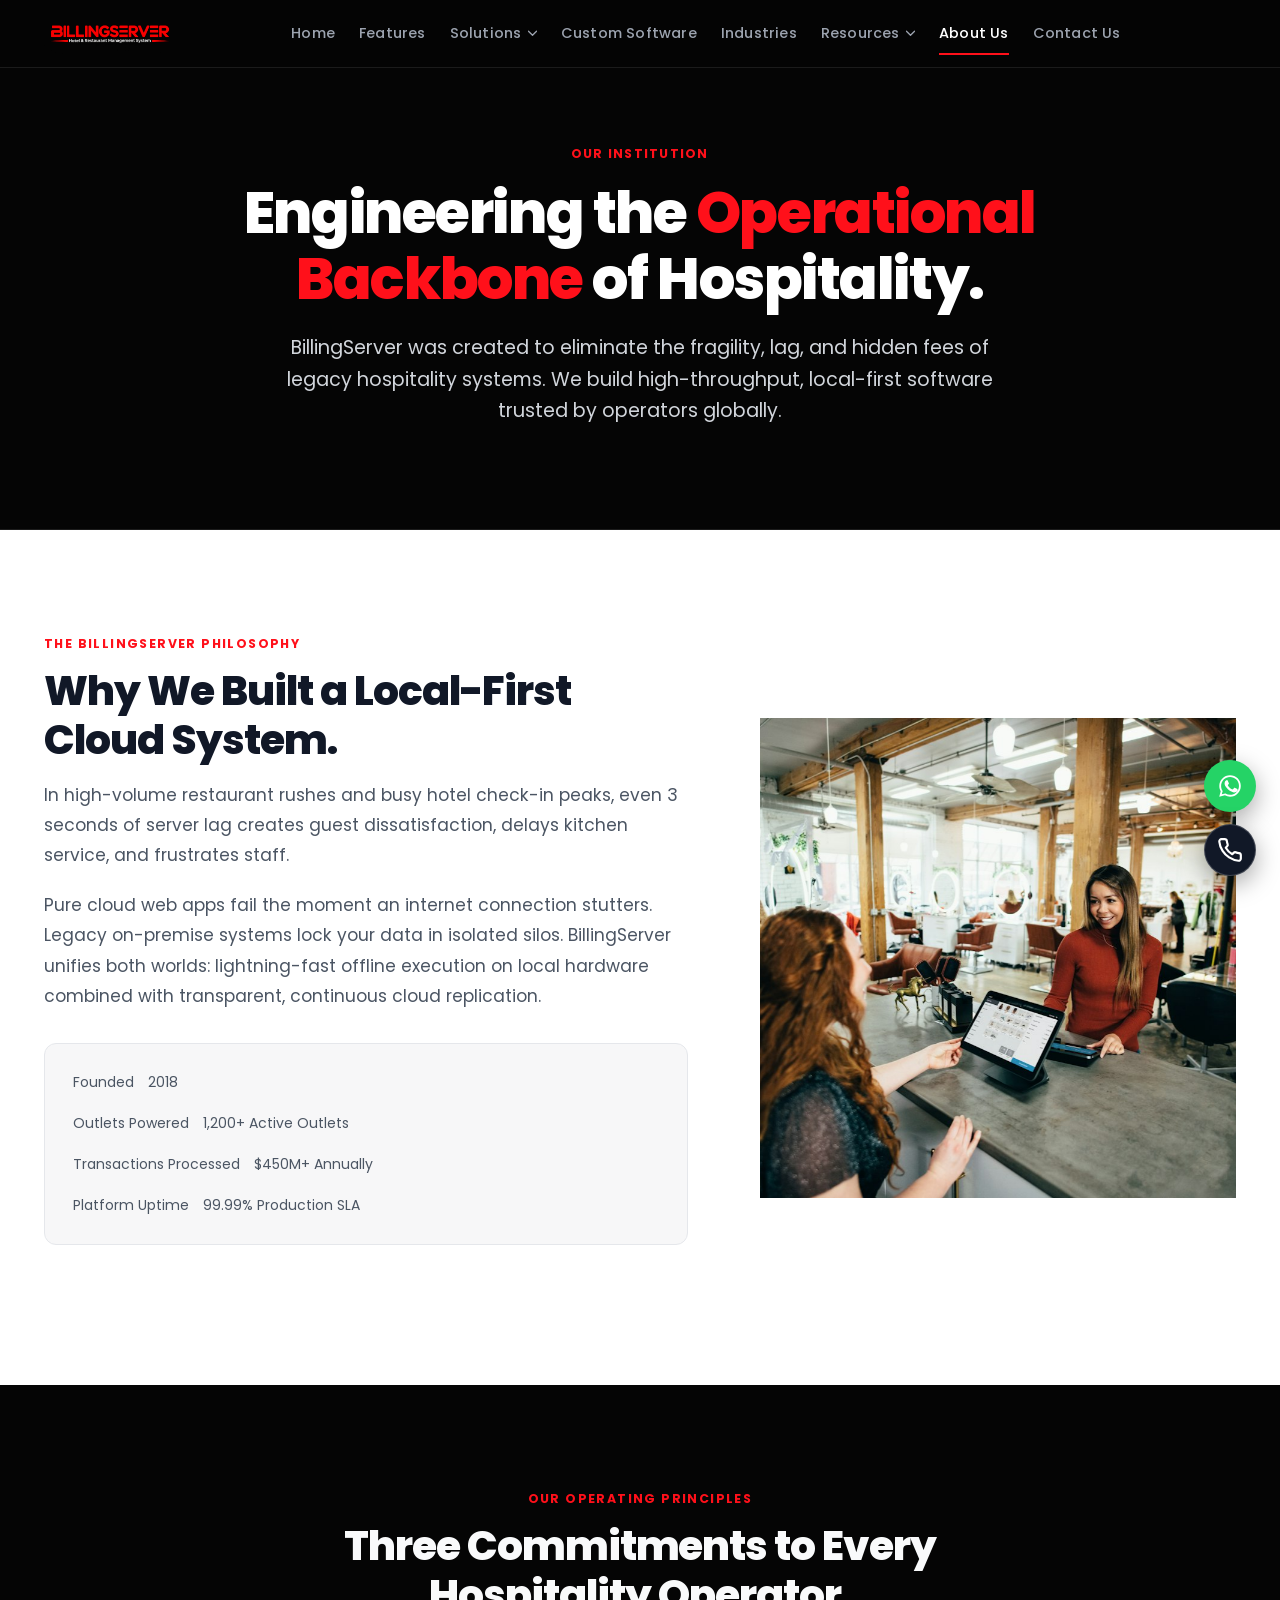
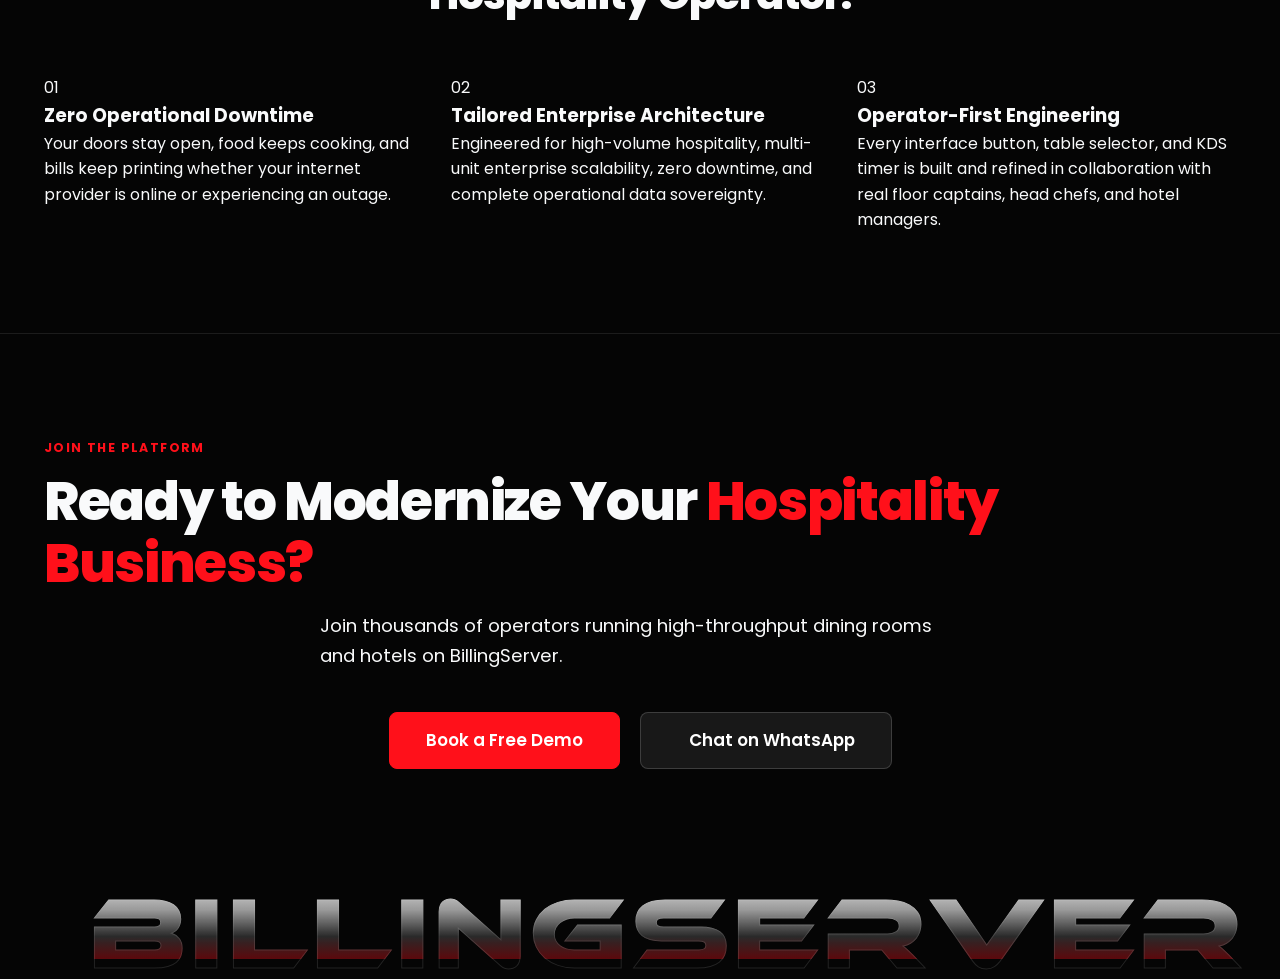
<file: about-us.html>
<!DOCTYPE html>
<html lang="en">
<head>
  <meta charset="UTF-8">
  <meta name="viewport" content="width=device-width, initial-scale=1.0">
  <title>About Us — Enterprise Hospitality Platform & Custom Software | BillingServer</title>
  <meta name="title" content="About Us — Enterprise Hospitality Platform & Custom Software | BillingServer">
  <meta name="description" content="Learn how BillingServer is engineering the next-generation operating system for hospitality businesses and custom enterprise software worldwide.">
  <meta name="keywords" content="about billingserver, restaurant software company, hotel software company jaipur, custom software developers, hospitality technology">
  <meta name="author" content="BillingServer Technologies">
  <meta name="robots" content="index, follow, max-snippet:-1, max-image-preview:large, max-video-preview:-1">
  <link rel="canonical" href="https://billingserver.in/about-us.html">

  <!-- Open Graph / Facebook -->
  <meta property="og:type" content="website">
  <meta property="og:url" content="https://billingserver.in/about-us.html">
  <meta property="og:title" content="About Us — Enterprise Hospitality Platform & Custom Software | BillingServer">
  <meta property="og:description" content="Learn how BillingServer is engineering the next-generation operating system for hospitality businesses and custom enterprise software worldwide.">
  <meta property="og:image" content="https://billingserver.in/assets/video-poster.jpg">
  <meta property="og:site_name" content="BillingServer">
  <meta property="og:locale" content="en_IN">

  <!-- Twitter Card -->
  <meta name="twitter:card" content="summary_large_image">
  <meta name="twitter:url" content="https://billingserver.in/about-us.html">
  <meta name="twitter:title" content="About Us — Enterprise Hospitality Platform & Custom Software | BillingServer">
  <meta name="twitter:description" content="Learn how BillingServer is engineering the next-generation operating system for hospitality businesses and custom enterprise software worldwide.">
  <meta name="twitter:image" content="https://billingserver.in/assets/video-poster.jpg">

  <!-- Favicon -->
  <link rel="icon" type="image/png" href="assets/logo.png">
  <link rel="apple-touch-icon" href="assets/logo.png">
  <meta name="theme-color" content="#050505">

  <link rel="preconnect" href="https://fonts.googleapis.com">
  <link rel="preconnect" href="https://fonts.gstatic.com" crossorigin>
  <link href="https://fonts.googleapis.com/css2?family=Poppins:ital,wght@0,300;0,400;0,500;0,600;0,700;0,800;0,900;1,400;1,600;1,700&display=swap" rel="stylesheet">
  <link rel="stylesheet" href="style.css">

  <!-- Structured Data: BreadcrumbList -->
  <script type="application/ld+json">
  {
    "@context": "https://schema.org",
    "@type": "BreadcrumbList",
    "itemListElement": [
      {
        "@type": "ListItem",
        "position": 1,
        "name": "Home",
        "item": "https://billingserver.in/"
      },
      {
        "@type": "ListItem",
        "position": 2,
        "name": "About Us",
        "item": "https://billingserver.in/about-us.html"
      }
    ]
  }
  </script>
</head>
<body>

  <!-- NAVIGATION BAR -->
  <header class="navbar" id="navbar">
    <div class="nav-container">
      <a href="index.html" class="brand-logo" aria-label="BillingServer Home">
        <img src="assets/logo.png" alt="BillingServer Logo" class="logo-img">
      </a>

      <!-- Primary Navigation Links -->
      <nav class="nav-links" aria-label="Primary Navigation">
        <a href="index.html" class="nav-item">Home</a>
        <a href="features.html" class="nav-item">Features</a>
        
        <!-- Solutions Dropdown -->
        <div class="nav-dropdown">
          <button class="nav-item nav-dropdown-btn" aria-haspopup="true" aria-expanded="false" type="button">
            <span>Solutions</span>
            <svg class="dropdown-arrow" viewBox="0 0 10 6" fill="currentColor">
              <path d="M0.5 1L5 5.5L9.5 1" stroke="currentColor" stroke-width="1.5" stroke-linecap="round" stroke-linejoin="round" fill="none"/>
            </svg>
          </button>
          <div class="nav-dropdown-menu">
            <a href="solutions.html#restaurant" class="dropdown-item">
              <div class="dropdown-item-title">Restaurant Management</div>
              <div class="dropdown-item-desc">High-speed billing, tables, KOT & delivery</div>
            </a>
            <a href="solutions.html#hotel" class="dropdown-item">
              <div class="dropdown-item-title">Hotel Management (PMS)</div>
              <div class="dropdown-item-desc">Front desk, room folios, housekeeping & rates</div>
            </a>
            <a href="solutions.html#cafe" class="dropdown-item">
              <div class="dropdown-item-title">Cafe & Quick Service</div>
              <div class="dropdown-item-desc">Counter sales, quick tokens & drive-thru</div>
            </a>
            <a href="solutions.html#multibranch" class="dropdown-item">
              <div class="dropdown-item-title">Multi-Branch Business</div>
              <div class="dropdown-item-desc">Central HQ, unified stock & branch reports</div>
            </a>
          </div>
        </div>

        <a href="custom-software.html" class="nav-item">Custom Software</a>
        <a href="industries.html" class="nav-item">Industries</a>

        <!-- Resources Dropdown -->
        <div class="nav-dropdown">
          <button class="nav-item nav-dropdown-btn" aria-haspopup="true" aria-expanded="false" type="button">
            <span>Resources</span>
            <svg class="dropdown-arrow" viewBox="0 0 10 6" fill="currentColor">
              <path d="M0.5 1L5 5.5L9.5 1" stroke="currentColor" stroke-width="1.5" stroke-linecap="round" stroke-linejoin="round" fill="none"/>
            </svg>
          </button>
          <div class="nav-dropdown-menu">
            <a href="help-center.html" class="dropdown-item">
              <div class="dropdown-item-title">Help Center</div>
              <div class="dropdown-item-desc">Documentation, setup guides & FAQs</div>
            </a>
            <a href="hardware.html" class="dropdown-item">
              <div class="dropdown-item-title">Hardware</div>
              <div class="dropdown-item-desc">Touch POS terminals, printers & KDS screens</div>
            </a>
            <a href="integrations.html" class="dropdown-item">
              <div class="dropdown-item-title">Integrations</div>
              <div class="dropdown-item-desc">Payment gateways, aggregators & accounting</div>
            </a>
            <a href="download.html" class="dropdown-item">
              <div class="dropdown-item-title">Download</div>
              <div class="dropdown-item-desc">Desktop client & mobile management apps</div>
            </a>
          </div>
        </div>

        <a href="about-us.html" class="nav-item active">About Us</a>
        <a href="contact-us.html" class="nav-item">Contact Us</a>
      </nav>

      <!-- Action Button & Mobile Toggle -->
      <div class="nav-cta">
        <button class="mobile-toggle" id="mobileToggle" aria-label="Toggle navigation menu">
          <span></span>
          <span></span>
          <span></span>
        </button>
      </div>
    </div>

    <!-- Mobile Navigation Drawer -->
    <div class="mobile-menu" id="mobileMenu">
      <a href="index.html" class="mobile-link">Home</a>
      <a href="features.html" class="mobile-link">Features</a>
      
      <!-- Mobile Solutions Dropdown -->
      <div class="mobile-dropdown">
        <button class="mobile-dropdown-btn" type="button">
          <span>Solutions</span>
          <svg class="dropdown-arrow" viewBox="0 0 10 6" fill="currentColor">
            <path d="M0.5 1L5 5.5L9.5 1" stroke="currentColor" stroke-width="1.5" stroke-linecap="round" stroke-linejoin="round" fill="none"/>
          </svg>
        </button>
        <div class="mobile-submenu">
          <a href="solutions.html#restaurant" class="mobile-sublink">Restaurant Management</a>
          <a href="solutions.html#hotel" class="mobile-sublink">Hotel Management (PMS)</a>
          <a href="solutions.html#cafe" class="mobile-sublink">Cafe & Quick Service</a>
          <a href="solutions.html#multibranch" class="mobile-sublink">Multi-Branch Business</a>
        </div>
      </div>

      <a href="custom-software.html" class="mobile-link">Custom Software</a>
      <a href="industries.html" class="mobile-link">Industries</a>

      <!-- Mobile Resources Dropdown -->
      <div class="mobile-dropdown">
        <button class="mobile-dropdown-btn" type="button">
          <span>Resources</span>
          <svg class="dropdown-arrow" viewBox="0 0 10 6" fill="currentColor">
            <path d="M0.5 1L5 5.5L9.5 1" stroke="currentColor" stroke-width="1.5" stroke-linecap="round" stroke-linejoin="round" fill="none"/>
          </svg>
        </button>
        <div class="mobile-submenu">
          <a href="help-center.html" class="mobile-sublink">Help Center</a>
          <a href="hardware.html" class="mobile-sublink">Hardware</a>
          <a href="integrations.html" class="mobile-sublink">Integrations</a>
          <a href="download.html" class="mobile-sublink">Download</a>
        </div>
      </div>

      <a href="about-us.html" class="mobile-link active">About Us</a>
      <a href="contact-us.html" class="mobile-link">Contact Us</a>

      <div class="mobile-menu-cta" style="display: flex; flex-direction: column; gap: 0.65rem;">
        <a href="https://wa.me/919783883297?text=Hello%20BillingServer%2C%20I%20want%20to%20know%20more%20about%20the%20software." target="_blank" rel="noopener" class="btn btn-whatsapp btn-block">
          <span>WhatsApp (+91 97838 83297)</span>
        </a>
        <a href="tel:+919783883297" class="btn btn-secondary btn-block">
          <span>Call: +91 97838 83297</span>
        </a>
        <a href="contact-us.html#service-inquiry" class="btn btn-primary btn-block">Book a Demo</a>
      </div>
    </div>
  </header>

  <main>
    <!-- PAGE HERO -->
    <section class="page-hero">
      <div class="page-hero-container">
        <span class="page-hero-badge">OUR INSTITUTION</span>
        <h1 class="page-hero-title">
          Engineering the <span class="text-brand-red">Operational Backbone</span> of Hospitality.
        </h1>
        <p class="page-hero-desc">
          BillingServer was created to eliminate the fragility, lag, and hidden fees of legacy hospitality systems. We build high-throughput, local-first software trusted by operators globally.
        </p>
      </div>
    </section>

    <!-- SECTION: EDITORIAL STORY -->
    <section class="section bg-light">
      <div class="container">
        <div class="intro-grid">
          <div class="intro-editorial">
            <div class="section-label text-red">THE BILLINGSERVER PHILOSOPHY</div>
            <h2 class="section-heading text-dark">Why We Built a Local-First Cloud System.</h2>
            <div class="intro-copy">
              <p>
                In high-volume restaurant rushes and busy hotel check-in peaks, even 3 seconds of server lag creates guest dissatisfaction, delays kitchen service, and frustrates staff.
              </p>
              <p>
                Pure cloud web apps fail the moment an internet connection stutters. Legacy on-premise systems lock your data in isolated silos. BillingServer unifies both worlds: lightning-fast offline execution on local hardware combined with transparent, continuous cloud replication.
              </p>
            </div>
            <div class="intro-spec-list">
              <div class="spec-row">
                <span class="spec-label">Founded</span>
                <span class="spec-value">2018</span>
              </div>
              <div class="spec-row">
                <span class="spec-label">Outlets Powered</span>
                <span class="spec-value">1,200+ Active Outlets</span>
              </div>
              <div class="spec-row">
                <span class="spec-label">Transactions Processed</span>
                <span class="spec-value">$450M+ Annually</span>
              </div>
              <div class="spec-row">
                <span class="spec-label">Platform Uptime</span>
                <span class="spec-value">99.99% Production SLA</span>
              </div>
            </div>
          </div>
          <div class="intro-media">
            <img src="assets/images/intro-manager.jpg" alt="Hospitality manager reviewing real-time operations" loading="lazy">
          </div>
        </div>
      </div>
    </section>

    <!-- 3 CORE PILLARS -->
    <section class="section bg-dark">
      <div class="container">
        <div class="section-header-center">
          <div class="section-label text-red">OUR OPERATING PRINCIPLES</div>
          <h2 class="section-heading text-white">Three Commitments to Every Hospitality Operator.</h2>
        </div>

        <div class="advantage-grid">
          <div class="advantage-card">
            <div class="advantage-num">01</div>
            <h3 class="advantage-title">Zero Operational Downtime</h3>
            <p class="advantage-desc">Your doors stay open, food keeps cooking, and bills keep printing whether your internet provider is online or experiencing an outage.</p>
          </div>
          <div class="advantage-card">
            <div class="advantage-num">02</div>
            <h3 class="advantage-title">Tailored Enterprise Architecture</h3>
            <p class="advantage-desc">Engineered for high-volume hospitality, multi-unit enterprise scalability, zero downtime, and complete operational data sovereignty.</p>
          </div>
          <div class="advantage-card">
            <div class="advantage-num">03</div>
            <h3 class="advantage-title">Operator-First Engineering</h3>
            <p class="advantage-desc">Every interface button, table selector, and KDS timer is built and refined in collaboration with real floor captains, head chefs, and hotel managers.</p>
          </div>
        </div>
      </div>
    </section>

    <!-- SECTION: FINAL CTA -->
    <section class="section bg-dark-cta">
      <div class="container text-center">
        <div class="section-label text-red">JOIN THE PLATFORM</div>
        <h2 class="cta-heading text-white">
          Ready to Modernize Your <span class="text-brand-red">Hospitality Business?</span>
        </h2>
        <p class="cta-subheading text-muted">
          Join thousands of operators running high-throughput dining rooms and hotels on BillingServer.
        </p>
        <div class="cta-actions">
          <a href="contact-us.html#service-inquiry" class="btn btn-primary btn-lg">
            <span>Book a Free Demo</span>
          </a>
          <a href="https://wa.me/919783883297" target="_blank" rel="noopener noreferrer" class="btn btn-secondary btn-lg">
            <i class="ph-bold ph-whatsapp-logo"></i>
            <span>Chat on WhatsApp</span>
          </a>
        </div>
      </div>
    </section>
  </main>

  <!-- GRAND BRAND WATERMARK OUTRO -->
  <section class="brand-outro-section" id="brandOutro" aria-label="BillingServer Display Stamp">
    <div class="brand-outro-container">
      <div class="brand-outro-watermark" id="brandWatermark">
        <span class="brand-char" style="--char-index: 0">B</span><span class="brand-char" style="--char-index: 1">I</span><span class="brand-char" style="--char-index: 2">L</span><span class="brand-char" style="--char-index: 3">L</span><span class="brand-char" style="--char-index: 4">I</span><span class="brand-char" style="--char-index: 5">N</span><span class="brand-char" style="--char-index: 6">G</span><span class="brand-char" style="--char-index: 7">S</span><span class="brand-char" style="--char-index: 8">E</span><span class="brand-char" style="--char-index: 9">R</span><span class="brand-char" style="--char-index: 10">V</span><span class="brand-char" style="--char-index: 11">E</span><span class="brand-char" style="--char-index: 12">R</span>
      </div>
    </div>
  </section>

    <!-- Floating Contact Buttons (WhatsApp & Direct Call) -->
  <div class="floating-contact-wrap" aria-label="Direct Support Contacts">
    <a href="https://wa.me/919783883297?text=Hello%20BillingServer%2C%20I%20want%20to%20know%20more%20about%20the%20software." target="_blank" rel="noopener" class="floating-btn floating-whatsapp" title="Chat on WhatsApp" aria-label="Chat on WhatsApp">
      <span class="floating-tooltip">WhatsApp: +91 97838 83297</span>
      <svg viewBox="0 0 24 24" fill="currentColor">
        <path d="M12.04 2C6.58 2 2.13 6.45 2.13 11.91C2.13 13.66 2.59 15.36 3.45 16.86L2.05 22L7.3 20.62C8.75 21.41 10.38 21.83 12.04 21.83C17.5 21.83 21.95 17.38 21.95 11.92C21.95 9.27 20.92 6.78 19.05 4.91C17.18 3.03 14.69 2 12.04 2ZM12.05 3.67C14.25 3.67 16.31 4.53 17.87 6.09C19.42 7.65 20.28 9.72 20.28 11.92C20.28 16.46 16.58 20.15 12.04 20.15C10.56 20.15 9.11 19.76 7.85 19.01L7.55 18.83L4.43 19.65L5.26 16.61L5.06 16.29C4.24 14.99 3.8 13.47 3.8 11.91C3.81 7.37 7.5 3.67 12.05 3.67ZM8.84 6.73C8.64 6.73 8.32 6.81 8.04 7.11C7.77 7.41 7 8.13 7 9.58C7 11.04 8.06 12.44 8.21 12.64C8.36 12.84 10.3 15.83 13.26 17.12C13.97 17.42 14.52 17.61 14.96 17.75C15.67 17.97 16.32 17.94 16.83 17.87C17.4 17.78 18.59 17.15 18.84 16.44C19.09 15.74 19.09 15.13 19.01 15.01C18.94 14.88 18.74 14.81 18.44 14.66C18.14 14.51 16.67 13.79 16.39 13.69C16.12 13.59 15.92 13.54 15.72 13.84C15.52 14.14 14.94 14.81 14.77 15.01C14.59 15.21 14.42 15.23 14.12 15.08C13.82 14.94 12.87 14.62 11.73 13.61C10.85 12.83 10.25 11.86 10.08 11.56C9.9 11.26 10.06 11.1 10.21 10.95C10.35 10.82 10.52 10.6 10.67 10.42C10.82 10.25 10.87 10.12 10.97 9.92C11.07 9.73 11.02 9.55 10.95 9.4C10.87 9.25 10.27 7.78 10.02 7.18C9.78 6.6 9.54 6.68 9.35 6.67C9.18 6.66 8.98 6.66 8.78 6.66L8.84 6.73Z"/>
      </svg>
    </a>
    <a href="tel:+919783883297" class="floating-btn floating-phone" title="Call Us" aria-label="Call +91 97838 83297">
      <span class="floating-tooltip">Call: +91 97838 83297</span>
      <svg viewBox="0 0 24 24" fill="none" stroke="currentColor" stroke-width="2" stroke-linecap="round" stroke-linejoin="round">
        <path d="M22 16.92v3a2 2 0 0 1-2.18 2 19.79 19.79 0 0 1-8.63-3.07 19.5 19.5 0 0 1-6-6 19.79 19.79 0 0 1-3.07-8.67A2 2 0 0 1 4.11 2h3a2 2 0 0 1 2 1.72 12.84 12.84 0 0 0 .7 2.81 2 2 0 0 1-.45 2.11L8.09 9.91a16 16 0 0 0 6 6l1.27-1.27a2 2 0 0 1 2.11-.45 12.84 12.84 0 0 0 2.81.7A2 2 0 0 1 22 16.92z"></path>
      </svg>
    </a>
  </div>

  <script src="script.js"></script>
</body>
</html>
</file>
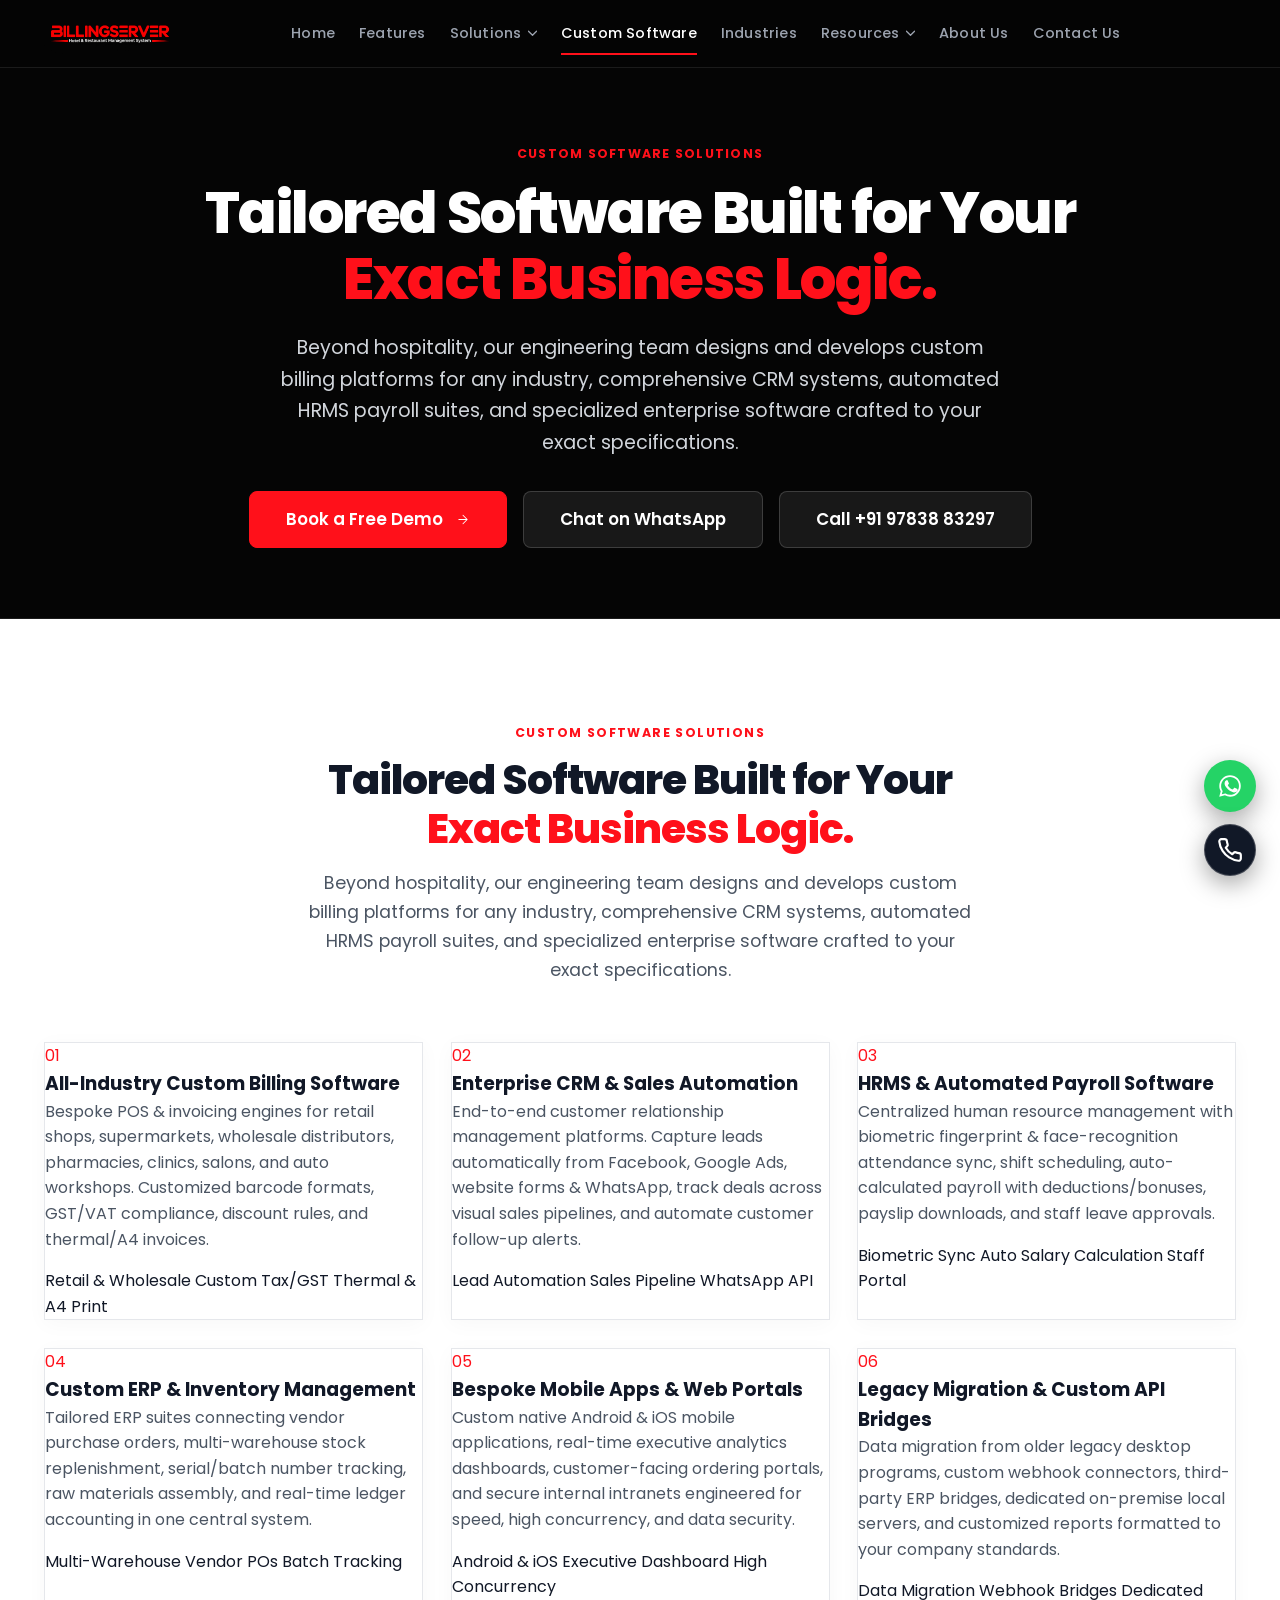
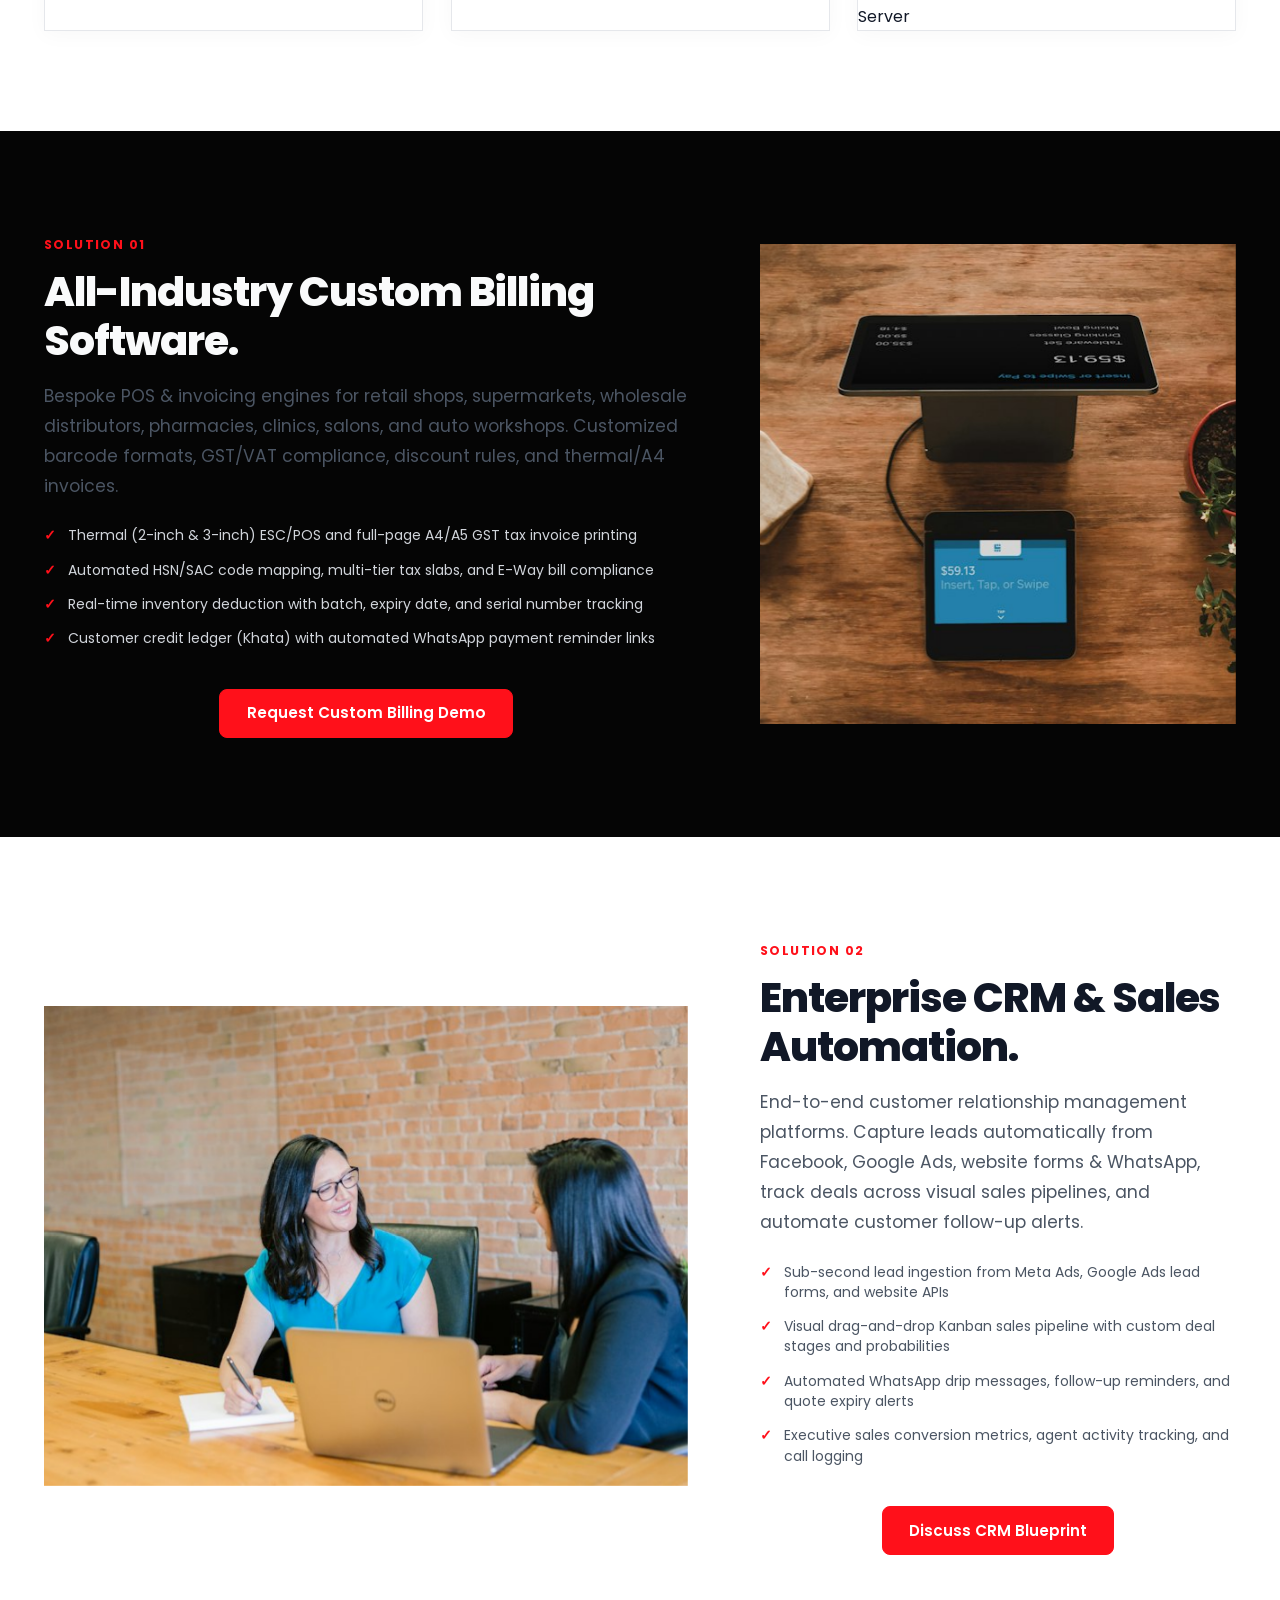
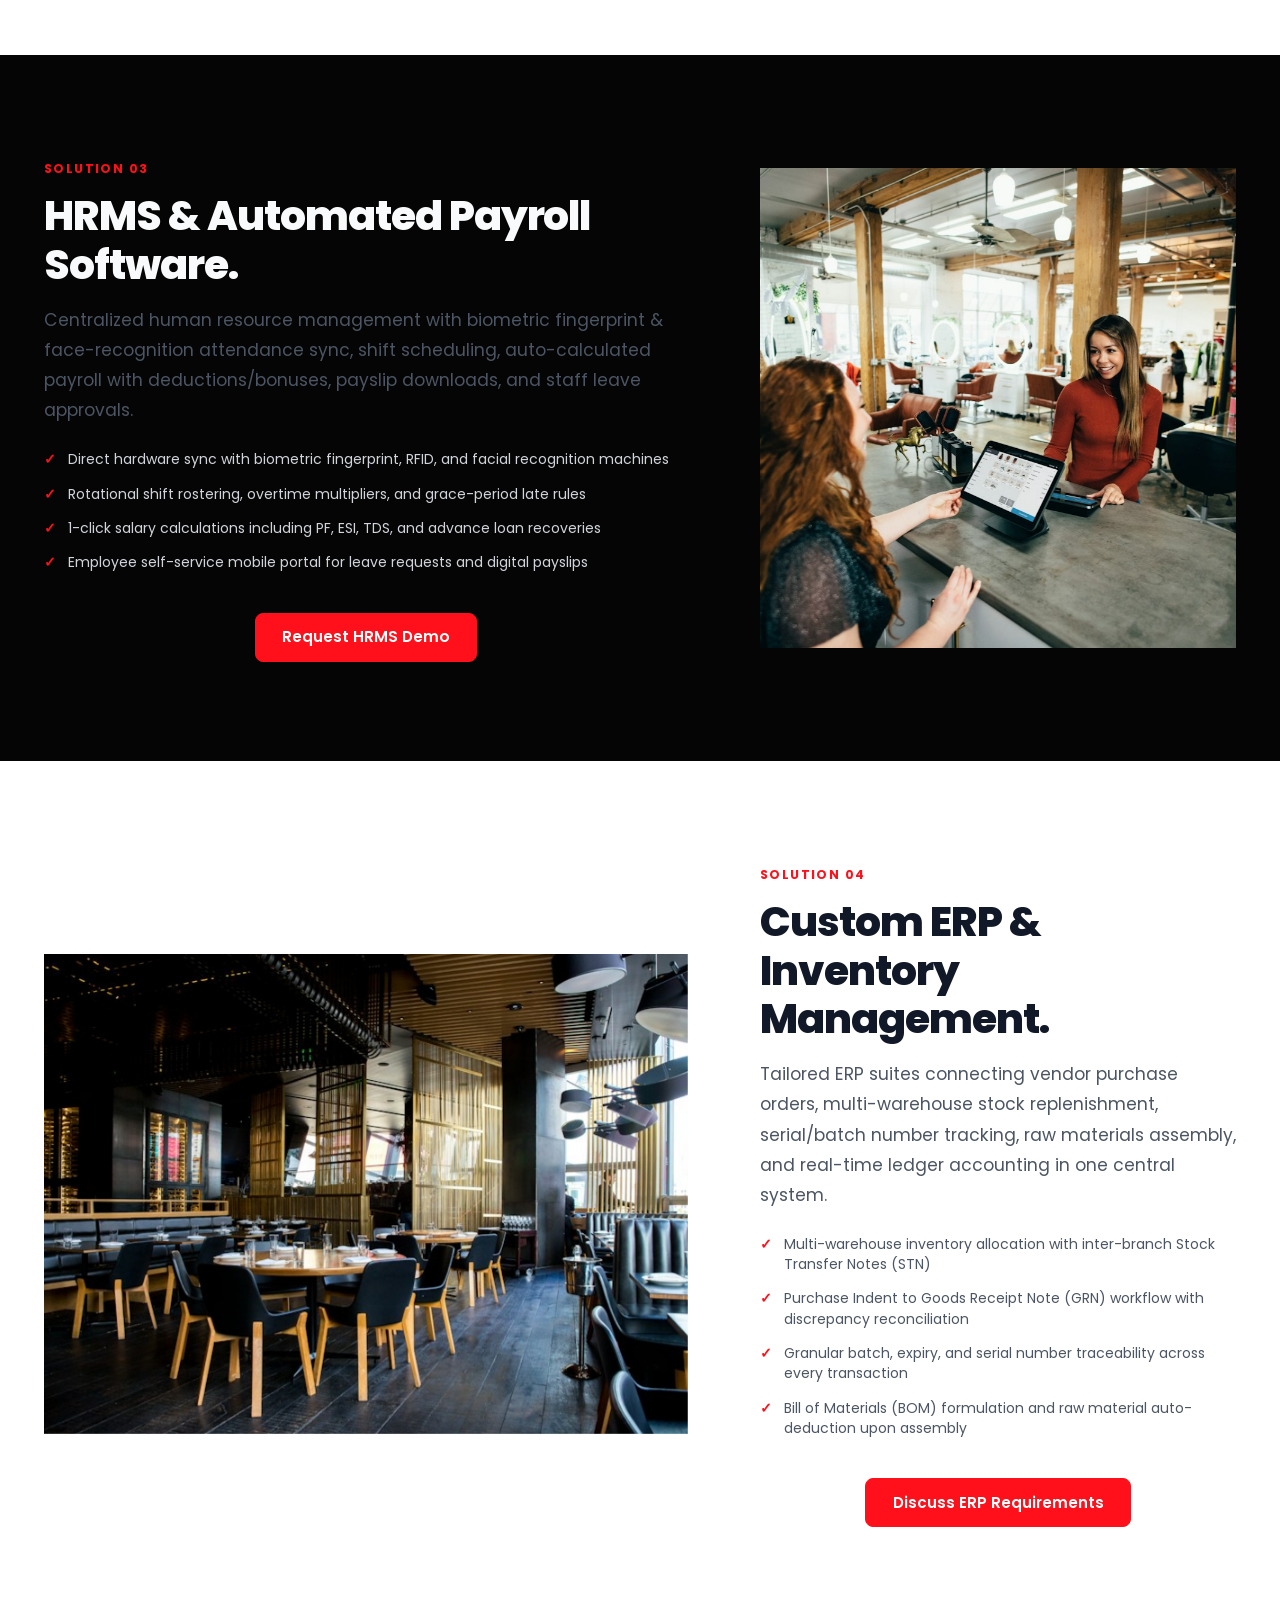
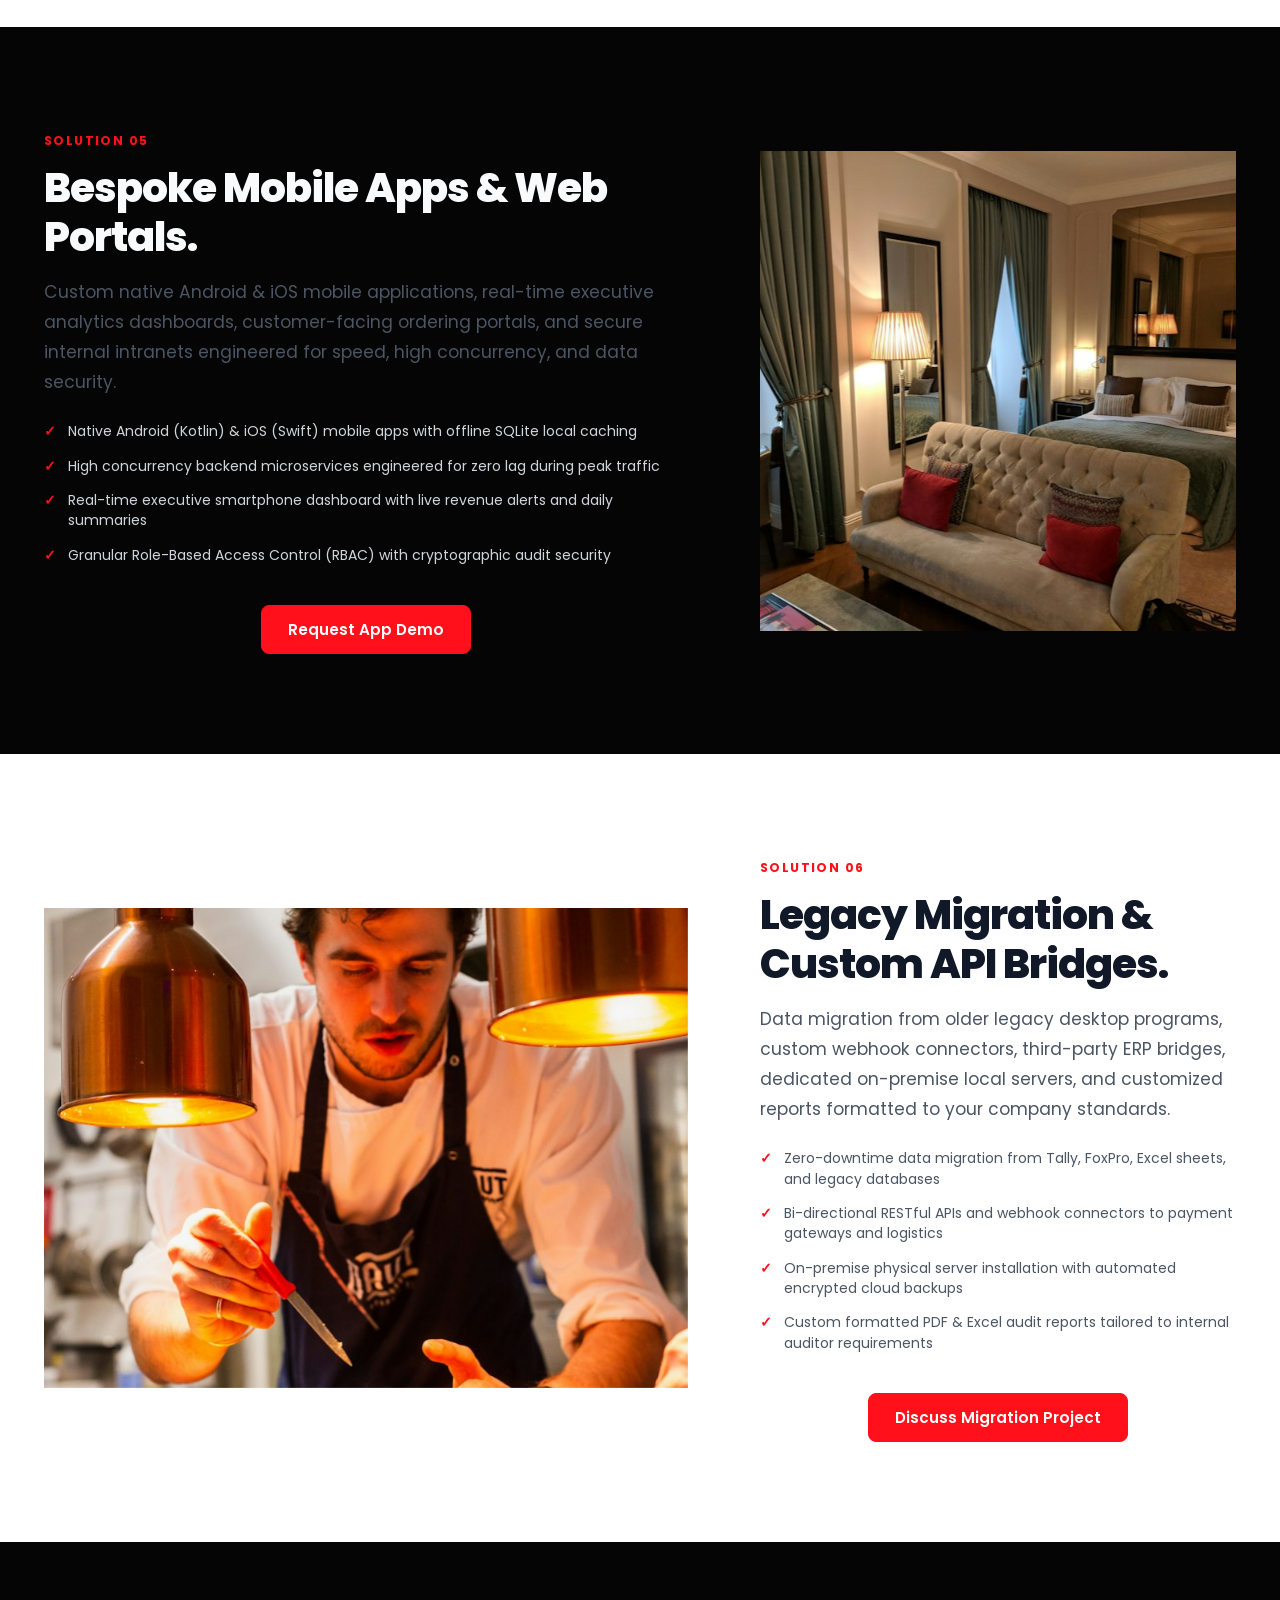
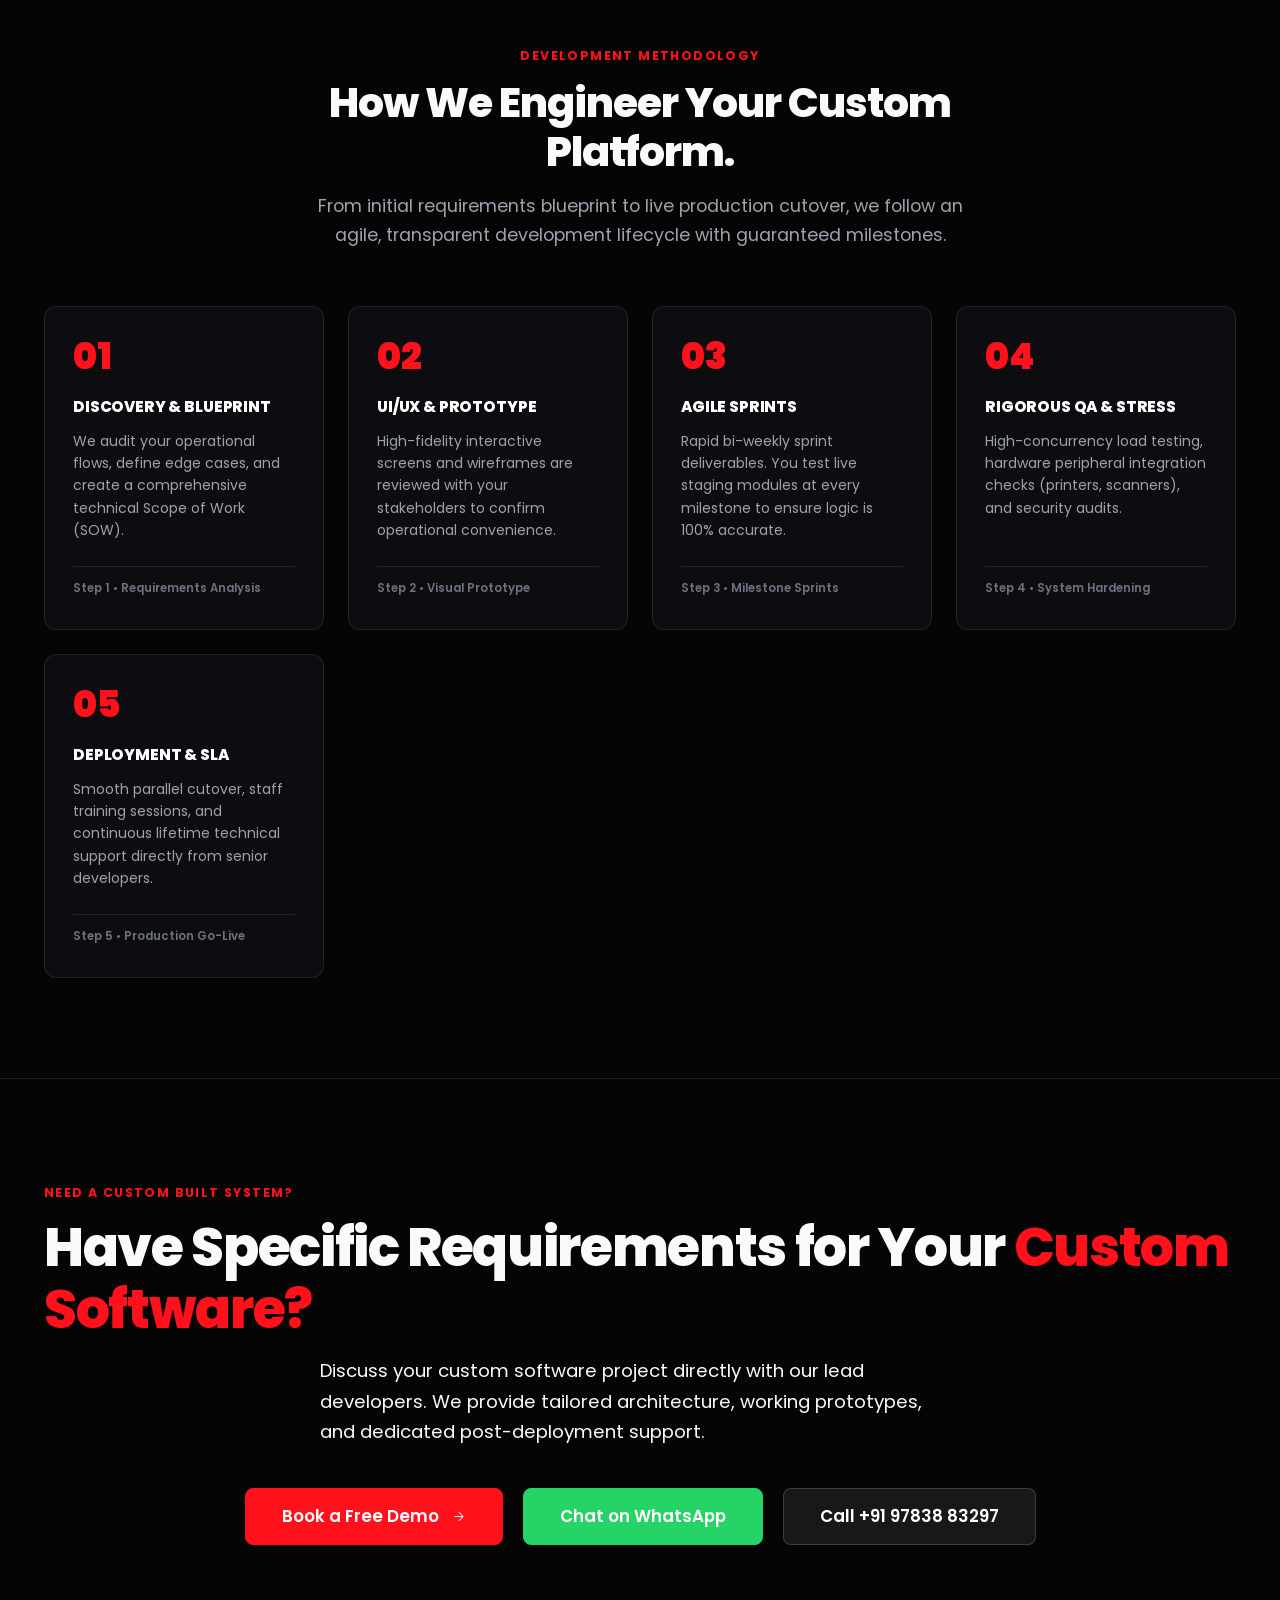
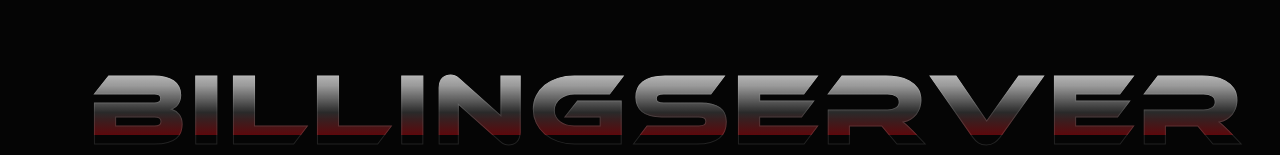
<file: custom-software.html>
<!DOCTYPE html>
<html lang="en">
<head>
  <meta charset="UTF-8">
  <meta name="viewport" content="width=device-width, initial-scale=1.0">
  <title>Custom Software Solutions — Bespoke Billing, CRM, HRMS & ERP Development | BillingServer</title>
  <meta name="title" content="Custom Software Solutions — Bespoke Billing, CRM, HRMS & ERP Development | BillingServer">
  <meta name="description" content="Tailored software built for your exact business logic. Beyond hospitality, BillingServer develops bespoke billing platforms, enterprise CRM systems, automated HRMS payroll suites, custom ERPs, mobile apps, and API bridges.">
  <meta name="keywords" content="custom software development, bespoke billing software, enterprise crm development, hrms payroll software, custom erp development, native mobile app development, api integration, legacy software migration, billingserver">
  <meta name="author" content="BillingServer Technologies">
  <meta name="robots" content="index, follow, max-snippet:-1, max-image-preview:large, max-video-preview:-1">
  <link rel="canonical" href="https://billingserver.in/custom-software.html">

  <!-- Open Graph / Facebook -->
  <meta property="og:type" content="website">
  <meta property="og:url" content="https://billingserver.in/custom-software.html">
  <meta property="og:title" content="Custom Software Solutions — Bespoke Billing, CRM, HRMS & ERP Development | BillingServer">
  <meta property="og:description" content="Tailored software built for your exact business logic. Bespoke billing systems, enterprise CRM, automated HRMS payroll, and specialized enterprise software.">
  <meta property="og:image" content="https://billingserver.in/assets/images/sol-restaurant.jpg">
  <meta property="og:site_name" content="BillingServer">
  <meta property="og:locale" content="en_IN">

  <!-- Twitter Card -->
  <meta name="twitter:card" content="summary_large_image">
  <meta name="twitter:url" content="https://billingserver.in/custom-software.html">
  <meta name="twitter:title" content="Custom Software Solutions — Bespoke Billing, CRM & ERP | BillingServer">
  <meta name="twitter:description" content="Tailored software built for your exact business logic. Bespoke billing, enterprise CRM, automated HRMS payroll, and specialized software.">
  <meta name="twitter:image" content="https://billingserver.in/assets/images/sol-restaurant.jpg">

  <!-- Favicon -->
  <link rel="icon" type="image/png" href="assets/logo.png">
  <link rel="apple-touch-icon" href="assets/logo.png">
  <meta name="theme-color" content="#050505">

  <link rel="preconnect" href="https://fonts.googleapis.com">
  <link rel="preconnect" href="https://fonts.gstatic.com" crossorigin>
  <link href="https://fonts.googleapis.com/css2?family=Poppins:ital,wght@0,300;0,400;0,500;0,600;0,700;0,800;0,900;1,400;1,600;1,700&display=swap" rel="stylesheet">
  <link rel="stylesheet" href="style.css">

  <!-- Structured Data: BreadcrumbList -->
  <script type="application/ld+json">
  {
    "@context": "https://schema.org",
    "@type": "BreadcrumbList",
    "itemListElement": [
      {
        "@type": "ListItem",
        "position": 1,
        "name": "Home",
        "item": "https://billingserver.in/"
      },
      {
        "@type": "ListItem",
        "position": 2,
        "name": "Solutions",
        "item": "https://billingserver.in/solutions.html"
      },
      {
        "@type": "ListItem",
        "position": 3,
        "name": "Custom Software Solutions",
        "item": "https://billingserver.in/custom-software.html"
      }
    ]
  }
  </script>
</head>
<body>

  <!-- ========================================================
       NAVIGATION BAR
       ======================================================== -->
  <header class="navbar" id="navbar">
    <div class="nav-container">
      <a href="index.html" class="brand-logo" aria-label="BillingServer Home">
        <img src="assets/logo.png" alt="BillingServer Logo" class="logo-img">
      </a>

      <!-- Primary Navigation Links -->
      <nav class="nav-links" aria-label="Primary Navigation">
        <a href="index.html" class="nav-item">Home</a>
        <a href="features.html" class="nav-item">Features</a>
        
        <!-- Solutions Dropdown (Active) -->
        <div class="nav-dropdown">
          <button class="nav-item nav-dropdown-btn" aria-haspopup="true" aria-expanded="false" type="button">
            <span>Solutions</span>
            <svg class="dropdown-arrow" viewBox="0 0 10 6" fill="currentColor">
              <path d="M0.5 1L5 5.5L9.5 1" stroke="currentColor" stroke-width="1.5" stroke-linecap="round" stroke-linejoin="round" fill="none"/>
            </svg>
          </button>
          <div class="nav-dropdown-menu">
            <a href="solutions.html#restaurant" class="dropdown-item">
              <div class="dropdown-item-title">Restaurant Management</div>
              <div class="dropdown-item-desc">High-speed billing, tables, KOT & delivery</div>
            </a>
            <a href="solutions.html#hotel" class="dropdown-item">
              <div class="dropdown-item-title">Hotel Management (PMS)</div>
              <div class="dropdown-item-desc">Front desk, room folios, housekeeping & rates</div>
            </a>
            <a href="solutions.html#cafe" class="dropdown-item">
              <div class="dropdown-item-title">Cafe & Quick Service</div>
              <div class="dropdown-item-desc">Counter sales, quick tokens & drive-thru</div>
            </a>
            <a href="solutions.html#multibranch" class="dropdown-item">
              <div class="dropdown-item-title">Multi-Branch Business</div>
              <div class="dropdown-item-desc">Central HQ, unified stock & branch reports</div>
            </a>
          </div>
        </div>

        <a href="custom-software.html" class="nav-item active">Custom Software</a>
        <a href="industries.html" class="nav-item">Industries</a>

        <!-- Resources Dropdown -->
        <div class="nav-dropdown">
          <button class="nav-item nav-dropdown-btn" aria-haspopup="true" aria-expanded="false" type="button">
            <span>Resources</span>
            <svg class="dropdown-arrow" viewBox="0 0 10 6" fill="currentColor">
              <path d="M0.5 1L5 5.5L9.5 1" stroke="currentColor" stroke-width="1.5" stroke-linecap="round" stroke-linejoin="round" fill="none"/>
            </svg>
          </button>
          <div class="nav-dropdown-menu">
            <a href="help-center.html" class="dropdown-item">
              <div class="dropdown-item-title">Help Center</div>
              <div class="dropdown-item-desc">Documentation, setup guides & FAQs</div>
            </a>
            <a href="hardware.html" class="dropdown-item">
              <div class="dropdown-item-title">Hardware</div>
              <div class="dropdown-item-desc">Touch POS terminals, printers & KDS screens</div>
            </a>
            <a href="integrations.html" class="dropdown-item">
              <div class="dropdown-item-title">Integrations</div>
              <div class="dropdown-item-desc">Payment gateways, aggregators & accounting</div>
            </a>
            <a href="download.html" class="dropdown-item">
              <div class="dropdown-item-title">Download</div>
              <div class="dropdown-item-desc">Desktop client & mobile management apps</div>
            </a>
          </div>
        </div>

        <a href="about-us.html" class="nav-item">About Us</a>
        <a href="contact-us.html" class="nav-item">Contact Us</a>
      </nav>

      <!-- Action Button & Mobile Toggle -->
      <div class="nav-cta">
        <button class="mobile-toggle" id="mobileToggle" aria-label="Toggle navigation menu">
          <span></span>
          <span></span>
          <span></span>
        </button>
      </div>
    </div>

    <!-- Mobile Navigation Drawer -->
    <div class="mobile-menu" id="mobileMenu">
      <a href="index.html" class="mobile-link">Home</a>
      <a href="features.html" class="mobile-link">Features</a>
      
      <!-- Mobile Solutions Dropdown -->
      <div class="mobile-dropdown">
        <button class="mobile-dropdown-btn" type="button">
          <span>Solutions</span>
          <svg class="dropdown-arrow" viewBox="0 0 10 6" fill="currentColor">
            <path d="M0.5 1L5 5.5L9.5 1" stroke="currentColor" stroke-width="1.5" stroke-linecap="round" stroke-linejoin="round" fill="none"/>
          </svg>
        </button>
        <div class="mobile-submenu">
          <a href="solutions.html#restaurant" class="mobile-sublink">Restaurant Management</a>
          <a href="solutions.html#hotel" class="mobile-sublink">Hotel Management (PMS)</a>
          <a href="solutions.html#cafe" class="mobile-sublink">Cafe & Quick Service</a>
          <a href="solutions.html#multibranch" class="mobile-sublink">Multi-Branch Business</a>
        </div>
      </div>

      <a href="custom-software.html" class="mobile-link active">Custom Software</a>
      <a href="industries.html" class="mobile-link">Industries</a>

      <!-- Mobile Resources Dropdown -->
      <div class="mobile-dropdown">
        <button class="mobile-dropdown-btn" type="button">
          <span>Resources</span>
          <svg class="dropdown-arrow" viewBox="0 0 10 6" fill="currentColor">
            <path d="M0.5 1L5 5.5L9.5 1" stroke="currentColor" stroke-width="1.5" stroke-linecap="round" stroke-linejoin="round" fill="none"/>
          </svg>
        </button>
        <div class="mobile-submenu">
          <a href="help-center.html" class="mobile-sublink">Help Center</a>
          <a href="hardware.html" class="mobile-sublink">Hardware</a>
          <a href="integrations.html" class="mobile-sublink">Integrations</a>
          <a href="download.html" class="mobile-sublink">Download</a>
        </div>
      </div>

      <a href="about-us.html" class="mobile-link">About Us</a>
      <a href="contact-us.html" class="mobile-link">Contact Us</a>

      <div class="mobile-menu-cta" style="display: flex; flex-direction: column; gap: 0.65rem;">
        <a href="https://wa.me/919783883297?text=Hello%20BillingServer%2C%20I%20want%20to%20discuss%20Custom%20Software%20Development." target="_blank" rel="noopener" class="btn btn-whatsapp btn-block">
          <span>WhatsApp (+91 97838 83297)</span>
        </a>
        <a href="tel:+919783883297" class="btn btn-secondary btn-block">
          <span>Call: +91 97838 83297</span>
        </a>
        <a href="contact-us.html#service-inquiry" class="btn btn-primary btn-block">Book a Demo</a>
      </div>
    </div>
  </header>

  <main>
    <!-- ========================================================
         PAGE HERO (NATIVE SITE THEME)
         ======================================================== -->
    <section class="page-hero">
      <div class="page-hero-container">
        <span class="page-hero-badge">CUSTOM SOFTWARE SOLUTIONS</span>
        <h1 class="page-hero-title">
          Tailored Software Built for Your <span class="text-brand-red">Exact Business Logic.</span>
        </h1>
        <p class="page-hero-desc">
          Beyond hospitality, our engineering team designs and develops custom billing platforms for any industry, comprehensive CRM systems, automated HRMS payroll suites, and specialized enterprise software crafted to your exact specifications.
        </p>

        <div class="cta-actions" style="justify-content: center; gap: 1rem; margin-top: 1.5rem;">
          <a href="contact-us.html#service-inquiry" class="btn btn-primary btn-lg">
            <span>Book a Free Demo</span>
            <svg class="icon-arrow" viewBox="0 0 16 16" fill="currentColor">
              <path fill-rule="evenodd" d="M3.5 8a.5.5 0 0 1 .5-.5h7.793L8.146 3.854a.5.5 0 1 1 .708-.708l4.5 4.5a.5.5 0 0 1 0 .708l-4.5 4.5a.5.5 0 0 1-.708-.708L11.793 8.5H4a.5.5 0 0 1-.5-.5z"/>
            </svg>
          </a>
          <a href="https://wa.me/919783883297?text=Hello%20BillingServer%2C%20I%20want%20to%20discuss%20Custom%20Software%20Development%20for%20my%20business." target="_blank" rel="noopener noreferrer" class="btn btn-secondary btn-lg">
            <span>Chat on WhatsApp</span>
          </a>
          <a href="tel:+919783883297" class="btn btn-secondary btn-lg">
            <span>Call +91 97838 83297</span>
          </a>
        </div>
      </div>
    </section>

    <!-- ========================================================
         SECTION 1: 6 CORE DISCIPLINES GRID (BG-LIGHT)
         ======================================================== -->
    <section class="section bg-light" id="overview">
      <div class="container">
        <div class="section-header-center">
          <div class="section-label text-red">CUSTOM SOFTWARE SOLUTIONS</div>
          <h2 class="section-heading text-dark">
            Tailored Software Built for Your <span class="text-brand-red">Exact Business Logic.</span>
          </h2>
          <p class="section-subheading text-secondary">
            Beyond hospitality, our engineering team designs and develops custom billing platforms for any industry, comprehensive CRM systems, automated HRMS payroll suites, and specialized enterprise software crafted to your exact specifications.
          </p>
        </div>

        <div class="advantage-grid" style="margin-top: 3.5rem;">
          
          <!-- Card 1: Custom Billing Systems -->
          <div class="advantage-card" style="background-color: var(--c-white); border: 1px solid var(--c-light-border); box-shadow: 0 4px 20px rgba(0,0,0,0.03);">
            <div class="advantage-num" style="color: var(--c-red);">01</div>
            <h3 class="advantage-title" style="color: var(--c-text-primary);">All-Industry Custom Billing Software</h3>
            <p class="advantage-desc" style="color: var(--c-text-secondary);">
              Bespoke POS & invoicing engines for retail shops, supermarkets, wholesale distributors, pharmacies, clinics, salons, and auto workshops. Customized barcode formats, GST/VAT compliance, discount rules, and thermal/A4 invoices.
            </p>
            <div class="industry-meta" style="margin-top: 1rem;">
              <span class="meta-tag">Retail & Wholesale</span>
              <span class="meta-tag">Custom Tax/GST</span>
              <span class="meta-tag">Thermal & A4 Print</span>
            </div>
          </div>

          <!-- Card 2: Custom CRM Systems -->
          <div class="advantage-card" style="background-color: var(--c-white); border: 1px solid var(--c-light-border); box-shadow: 0 4px 20px rgba(0,0,0,0.03);">
            <div class="advantage-num" style="color: var(--c-red);">02</div>
            <h3 class="advantage-title" style="color: var(--c-text-primary);">Enterprise CRM & Sales Automation</h3>
            <p class="advantage-desc" style="color: var(--c-text-secondary);">
              End-to-end customer relationship management platforms. Capture leads automatically from Facebook, Google Ads, website forms & WhatsApp, track deals across visual sales pipelines, and automate customer follow-up alerts.
            </p>
            <div class="industry-meta" style="margin-top: 1rem;">
              <span class="meta-tag">Lead Automation</span>
              <span class="meta-tag">Sales Pipeline</span>
              <span class="meta-tag">WhatsApp API</span>
            </div>
          </div>

          <!-- Card 3: Custom HRMS & Payroll -->
          <div class="advantage-card" style="background-color: var(--c-white); border: 1px solid var(--c-light-border); box-shadow: 0 4px 20px rgba(0,0,0,0.03);">
            <div class="advantage-num" style="color: var(--c-red);">03</div>
            <h3 class="advantage-title" style="color: var(--c-text-primary);">HRMS & Automated Payroll Software</h3>
            <p class="advantage-desc" style="color: var(--c-text-secondary);">
              Centralized human resource management with biometric fingerprint & face-recognition attendance sync, shift scheduling, auto-calculated payroll with deductions/bonuses, payslip downloads, and staff leave approvals.
            </p>
            <div class="industry-meta" style="margin-top: 1rem;">
              <span class="meta-tag">Biometric Sync</span>
              <span class="meta-tag">Auto Salary Calculation</span>
              <span class="meta-tag">Staff Portal</span>
            </div>
          </div>

          <!-- Card 4: Custom ERP & Warehouse Inventory -->
          <div class="advantage-card" style="background-color: var(--c-white); border: 1px solid var(--c-light-border); box-shadow: 0 4px 20px rgba(0,0,0,0.03);">
            <div class="advantage-num" style="color: var(--c-red);">04</div>
            <h3 class="advantage-title" style="color: var(--c-text-primary);">Custom ERP & Inventory Management</h3>
            <p class="advantage-desc" style="color: var(--c-text-secondary);">
              Tailored ERP suites connecting vendor purchase orders, multi-warehouse stock replenishment, serial/batch number tracking, raw materials assembly, and real-time ledger accounting in one central system.
            </p>
            <div class="industry-meta" style="margin-top: 1rem;">
              <span class="meta-tag">Multi-Warehouse</span>
              <span class="meta-tag">Vendor POs</span>
              <span class="meta-tag">Batch Tracking</span>
            </div>
          </div>

          <!-- Card 5: Mobile & Cloud Web Portals -->
          <div class="advantage-card" style="background-color: var(--c-white); border: 1px solid var(--c-light-border); box-shadow: 0 4px 20px rgba(0,0,0,0.03);">
            <div class="advantage-num" style="color: var(--c-red);">05</div>
            <h3 class="advantage-title" style="color: var(--c-text-primary);">Bespoke Mobile Apps & Web Portals</h3>
            <p class="advantage-desc" style="color: var(--c-text-secondary);">
              Custom native Android & iOS mobile applications, real-time executive analytics dashboards, customer-facing ordering portals, and secure internal intranets engineered for speed, high concurrency, and data security.
            </p>
            <div class="industry-meta" style="margin-top: 1rem;">
              <span class="meta-tag">Android & iOS</span>
              <span class="meta-tag">Executive Dashboard</span>
              <span class="meta-tag">High Concurrency</span>
            </div>
          </div>

          <!-- Card 6: Custom System Integration & Migration -->
          <div class="advantage-card" style="background-color: var(--c-white); border: 1px solid var(--c-light-border); box-shadow: 0 4px 20px rgba(0,0,0,0.03);">
            <div class="advantage-num" style="color: var(--c-red);">06</div>
            <h3 class="advantage-title" style="color: var(--c-text-primary);">Legacy Migration & Custom API Bridges</h3>
            <p class="advantage-desc" style="color: var(--c-text-secondary);">
              Data migration from older legacy desktop programs, custom webhook connectors, third-party ERP bridges, dedicated on-premise local servers, and customized reports formatted to your company standards.
            </p>
            <div class="industry-meta" style="margin-top: 1rem;">
              <span class="meta-tag">Data Migration</span>
              <span class="meta-tag">Webhook Bridges</span>
              <span class="meta-tag">Dedicated Server</span>
            </div>
          </div>

        </div>
      </div>
    </section>

    <!-- ========================================================
         SOLUTION 01: ALL-INDUSTRY CUSTOM BILLING SOFTWARE (BG-DARK)
         ======================================================== -->
    <section class="section bg-dark" id="billing">
      <div class="container">
        <div class="intro-grid">
          <div class="intro-editorial">
            <div class="section-label text-red">SOLUTION 01</div>
            <h2 class="section-heading text-white">All-Industry Custom Billing Software.</h2>
            <div class="intro-copy">
              <p>
                Bespoke POS & invoicing engines for retail shops, supermarkets, wholesale distributors, pharmacies, clinics, salons, and auto workshops. Customized barcode formats, GST/VAT compliance, discount rules, and thermal/A4 invoices.
              </p>
              <ul class="pricing-features" style="margin-top: 1.5rem;">
                <li style="color: #D1D5DB;">Thermal (2-inch & 3-inch) ESC/POS and full-page A4/A5 GST tax invoice printing</li>
                <li style="color: #D1D5DB;">Automated HSN/SAC code mapping, multi-tier tax slabs, and E-Way bill compliance</li>
                <li style="color: #D1D5DB;">Real-time inventory deduction with batch, expiry date, and serial number tracking</li>
                <li style="color: #D1D5DB;">Customer credit ledger (Khata) with automated WhatsApp payment reminder links</li>
              </ul>
            </div>
            <div class="cta-actions">
              <a href="contact-us.html#service-inquiry" class="btn btn-primary">Request Custom Billing Demo</a>
            </div>
          </div>
          <div class="intro-media">
            <img src="assets/images/eco-frontoffice.jpg" alt="All-Industry custom billing counter and POS" loading="lazy">
          </div>
        </div>
      </div>
    </section>

    <!-- ========================================================
         SOLUTION 02: ENTERPRISE CRM & SALES AUTOMATION (BG-LIGHT)
         ======================================================== -->
    <section class="section bg-light" id="crm">
      <div class="container">
        <div class="intro-grid">
          <div class="intro-media">
            <img src="assets/images/eco-admin.jpg" alt="Enterprise CRM sales pipeline and analytics" loading="lazy">
          </div>
          <div class="intro-editorial">
            <div class="section-label text-red">SOLUTION 02</div>
            <h2 class="section-heading text-dark">Enterprise CRM & Sales Automation.</h2>
            <div class="intro-copy">
              <p>
                End-to-end customer relationship management platforms. Capture leads automatically from Facebook, Google Ads, website forms & WhatsApp, track deals across visual sales pipelines, and automate customer follow-up alerts.
              </p>
              <ul class="pricing-features" style="margin-top: 1.5rem;">
                <li>Sub-second lead ingestion from Meta Ads, Google Ads lead forms, and website APIs</li>
                <li>Visual drag-and-drop Kanban sales pipeline with custom deal stages and probabilities</li>
                <li>Automated WhatsApp drip messages, follow-up reminders, and quote expiry alerts</li>
                <li>Executive sales conversion metrics, agent activity tracking, and call logging</li>
              </ul>
            </div>
            <div class="cta-actions">
              <a href="contact-us.html#service-inquiry" class="btn btn-primary">Discuss CRM Blueprint</a>
            </div>
          </div>
        </div>
      </div>
    </section>

    <!-- ========================================================
         SOLUTION 03: HRMS & AUTOMATED PAYROLL SOFTWARE (BG-DARK)
         ======================================================== -->
    <section class="section bg-dark" id="hrms">
      <div class="container">
        <div class="intro-grid">
          <div class="intro-editorial">
            <div class="section-label text-red">SOLUTION 03</div>
            <h2 class="section-heading text-white">HRMS & Automated Payroll Software.</h2>
            <div class="intro-copy">
              <p>
                Centralized human resource management with biometric fingerprint & face-recognition attendance sync, shift scheduling, auto-calculated payroll with deductions/bonuses, payslip downloads, and staff leave approvals.
              </p>
              <ul class="pricing-features" style="margin-top: 1.5rem;">
                <li style="color: #D1D5DB;">Direct hardware sync with biometric fingerprint, RFID, and facial recognition machines</li>
                <li style="color: #D1D5DB;">Rotational shift rostering, overtime multipliers, and grace-period late rules</li>
                <li style="color: #D1D5DB;">1-click salary calculations including PF, ESI, TDS, and advance loan recoveries</li>
                <li style="color: #D1D5DB;">Employee self-service mobile portal for leave requests and digital payslips</li>
              </ul>
            </div>
            <div class="cta-actions">
              <a href="contact-us.html#service-inquiry" class="btn btn-primary">Request HRMS Demo</a>
            </div>
          </div>
          <div class="intro-media">
            <img src="assets/images/intro-manager.jpg" alt="HRMS staff and employee management" loading="lazy">
          </div>
        </div>
      </div>
    </section>

    <!-- ========================================================
         SOLUTION 04: CUSTOM ERP & INVENTORY MANAGEMENT (BG-LIGHT)
         ======================================================== -->
    <section class="section bg-light" id="erp">
      <div class="container">
        <div class="intro-grid">
          <div class="intro-media">
            <img src="assets/images/sol-multibranch.jpg" alt="Custom ERP and warehouse inventory" loading="lazy">
          </div>
          <div class="intro-editorial">
            <div class="section-label text-red">SOLUTION 04</div>
            <h2 class="section-heading text-dark">Custom ERP & Inventory Management.</h2>
            <div class="intro-copy">
              <p>
                Tailored ERP suites connecting vendor purchase orders, multi-warehouse stock replenishment, serial/batch number tracking, raw materials assembly, and real-time ledger accounting in one central system.
              </p>
              <ul class="pricing-features" style="margin-top: 1.5rem;">
                <li>Multi-warehouse inventory allocation with inter-branch Stock Transfer Notes (STN)</li>
                <li>Purchase Indent to Goods Receipt Note (GRN) workflow with discrepancy reconciliation</li>
                <li>Granular batch, expiry, and serial number traceability across every transaction</li>
                <li>Bill of Materials (BOM) formulation and raw material auto-deduction upon assembly</li>
              </ul>
            </div>
            <div class="cta-actions">
              <a href="contact-us.html#service-inquiry" class="btn btn-primary">Discuss ERP Requirements</a>
            </div>
          </div>
        </div>
      </div>
    </section>

    <!-- ========================================================
         SOLUTION 05: BESPOKE MOBILE APPS & WEB PORTALS (BG-DARK)
         ======================================================== -->
    <section class="section bg-dark" id="apps">
      <div class="container">
        <div class="intro-grid">
          <div class="intro-editorial">
            <div class="section-label text-red">SOLUTION 05</div>
            <h2 class="section-heading text-white">Bespoke Mobile Apps & Web Portals.</h2>
            <div class="intro-copy">
              <p>
                Custom native Android & iOS mobile applications, real-time executive analytics dashboards, customer-facing ordering portals, and secure internal intranets engineered for speed, high concurrency, and data security.
              </p>
              <ul class="pricing-features" style="margin-top: 1.5rem;">
                <li style="color: #D1D5DB;">Native Android (Kotlin) & iOS (Swift) mobile apps with offline SQLite local caching</li>
                <li style="color: #D1D5DB;">High concurrency backend microservices engineered for zero lag during peak traffic</li>
                <li style="color: #D1D5DB;">Real-time executive smartphone dashboard with live revenue alerts and daily summaries</li>
                <li style="color: #D1D5DB;">Granular Role-Based Access Control (RBAC) with cryptographic audit security</li>
              </ul>
            </div>
            <div class="cta-actions">
              <a href="contact-us.html#service-inquiry" class="btn btn-primary">Request App Demo</a>
            </div>
          </div>
          <div class="intro-media">
            <img src="assets/images/eco-hotel.jpg" alt="Executive mobile app and cloud portal" loading="lazy">
          </div>
        </div>
      </div>
    </section>

    <!-- ========================================================
         SOLUTION 06: LEGACY MIGRATION & API BRIDGES (BG-LIGHT)
         ======================================================== -->
    <section class="section bg-light" id="migration">
      <div class="container">
        <div class="intro-grid">
          <div class="intro-media">
            <img src="assets/images/eco-kitchen.jpg" alt="Data migration and legacy bridge server" loading="lazy">
          </div>
          <div class="intro-editorial">
            <div class="section-label text-red">SOLUTION 06</div>
            <h2 class="section-heading text-dark">Legacy Migration & Custom API Bridges.</h2>
            <div class="intro-copy">
              <p>
                Data migration from older legacy desktop programs, custom webhook connectors, third-party ERP bridges, dedicated on-premise local servers, and customized reports formatted to your company standards.
              </p>
              <ul class="pricing-features" style="margin-top: 1.5rem;">
                <li>Zero-downtime data migration from Tally, FoxPro, Excel sheets, and legacy databases</li>
                <li>Bi-directional RESTful APIs and webhook connectors to payment gateways and logistics</li>
                <li>On-premise physical server installation with automated encrypted cloud backups</li>
                <li>Custom formatted PDF & Excel audit reports tailored to internal auditor requirements</li>
              </ul>
            </div>
            <div class="cta-actions">
              <a href="contact-us.html#service-inquiry" class="btn btn-primary">Discuss Migration Project</a>
            </div>
          </div>
        </div>
      </div>
    </section>

    <!-- ========================================================
         ROADMAP: 5-STEP DEVELOPMENT LIFECYCLE (BG-DARK)
         ======================================================== -->
    <section class="section bg-dark" id="roadmap">
      <div class="container">
        <div class="section-header-center">
          <div class="section-label text-red">DEVELOPMENT METHODOLOGY</div>
          <h2 class="section-heading text-white">
            How We Engineer Your Custom Platform.
          </h2>
          <p class="section-subheading text-muted">
            From initial requirements blueprint to live production cutover, we follow an agile, transparent development lifecycle with guaranteed milestones.
          </p>
        </div>

        <div class="roadmap-grid">
          
          <div class="roadmap-step">
            <div class="step-num">01</div>
            <h3 class="step-title">DISCOVERY & BLUEPRINT</h3>
            <p class="step-desc">
              We audit your operational flows, define edge cases, and create a comprehensive technical Scope of Work (SOW).
            </p>
            <div class="step-timeline-meta">Step 1 • Requirements Analysis</div>
          </div>

          <div class="roadmap-step">
            <div class="step-num">02</div>
            <h3 class="step-title">UI/UX & PROTOTYPE</h3>
            <p class="step-desc">
              High-fidelity interactive screens and wireframes are reviewed with your stakeholders to confirm operational convenience.
            </p>
            <div class="step-timeline-meta">Step 2 • Visual Prototype</div>
          </div>

          <div class="roadmap-step">
            <div class="step-num">03</div>
            <h3 class="step-title">AGILE SPRINTS</h3>
            <p class="step-desc">
              Rapid bi-weekly sprint deliverables. You test live staging modules at every milestone to ensure logic is 100% accurate.
            </p>
            <div class="step-timeline-meta">Step 3 • Milestone Sprints</div>
          </div>

          <div class="roadmap-step">
            <div class="step-num">04</div>
            <h3 class="step-title">RIGOROUS QA & STRESS</h3>
            <p class="step-desc">
              High-concurrency load testing, hardware peripheral integration checks (printers, scanners), and security audits.
            </p>
            <div class="step-timeline-meta">Step 4 • System Hardening</div>
          </div>

          <div class="roadmap-step">
            <div class="step-num">05</div>
            <h3 class="step-title">DEPLOYMENT & SLA</h3>
            <p class="step-desc">
              Smooth parallel cutover, staff training sessions, and continuous lifetime technical support directly from senior developers.
            </p>
            <div class="step-timeline-meta">Step 5 • Production Go-Live</div>
          </div>

        </div>
      </div>
    </section>

    <!-- ========================================================
         FINAL CTA BANNER (BG-DARK-CTA)
         ======================================================== -->
    <section class="section bg-dark-cta" id="consultation">
      <div class="container text-center">
        <div class="section-label text-red">NEED A CUSTOM BUILT SYSTEM?</div>
        <h2 class="cta-heading text-white">
          Have Specific Requirements for Your <span class="text-brand-red">Custom Software?</span>
        </h2>
        <p class="cta-subheading text-muted">
          Discuss your custom software project directly with our lead developers. We provide tailored architecture, working prototypes, and dedicated post-deployment support.
        </p>
        <div class="cta-actions">
          <a href="contact-us.html#service-inquiry" class="btn btn-primary btn-lg">
            <span>Book a Free Demo</span>
            <svg class="icon-arrow" viewBox="0 0 16 16" fill="currentColor">
              <path fill-rule="evenodd" d="M3.5 8a.5.5 0 0 1 .5-.5h7.793L8.146 3.854a.5.5 0 1 1 .708-.708l4.5 4.5a.5.5 0 0 1 0 .708l-4.5 4.5a.5.5 0 0 1-.708-.708L11.793 8.5H4a.5.5 0 0 1-.5-.5z"/>
            </svg>
          </a>
          <a href="https://wa.me/919783883297?text=Hello%20BillingServer%2C%20I%20want%20to%20discuss%20Custom%20Software%20Development%20(Billing%2C%20CRM%2C%20HRMS)." target="_blank" rel="noopener noreferrer" class="btn btn-whatsapp btn-lg">
            <span>Chat on WhatsApp</span>
          </a>
          <a href="tel:+919783883297" class="btn btn-secondary btn-lg">
            <span>Call +91 97838 83297</span>
          </a>
        </div>
      </div>
    </section>
  </main>

  <!-- ========================================================
       GRAND BRAND WATERMARK OUTRO
       ======================================================== -->
  <section class="brand-outro-section" id="brandOutro" aria-label="BillingServer Display Stamp">
    <div class="brand-outro-container">
      <div class="brand-outro-watermark" id="brandWatermark">
        <span class="brand-char" style="--char-index: 0">B</span><span class="brand-char" style="--char-index: 1">I</span><span class="brand-char" style="--char-index: 2">L</span><span class="brand-char" style="--char-index: 3">L</span><span class="brand-char" style="--char-index: 4">I</span><span class="brand-char" style="--char-index: 5">N</span><span class="brand-char" style="--char-index: 6">G</span><span class="brand-char" style="--char-index: 7">S</span><span class="brand-char" style="--char-index: 8">E</span><span class="brand-char" style="--char-index: 9">R</span><span class="brand-char" style="--char-index: 10">V</span><span class="brand-char" style="--char-index: 11">E</span><span class="brand-char" style="--char-index: 12">R</span>
      </div>
    </div>
  </section>

  <!-- Floating Contact Buttons (WhatsApp & Direct Call) -->
  <div class="floating-contact-wrap" aria-label="Direct Support Contacts">
    <a href="https://wa.me/919783883297?text=Hello%20BillingServer%2C%20I%20want%20to%20discuss%20Custom%20Software%20Development." target="_blank" rel="noopener" class="floating-btn floating-whatsapp" title="Chat on WhatsApp" aria-label="Chat on WhatsApp">
      <span class="floating-tooltip">WhatsApp: +91 97838 83297</span>
      <svg viewBox="0 0 24 24" fill="currentColor">
        <path d="M12.04 2C6.58 2 2.13 6.45 2.13 11.91C2.13 13.66 2.59 15.36 3.45 16.86L2.05 22L7.3 20.62C8.75 21.41 10.38 21.83 12.04 21.83C17.5 21.83 21.95 17.38 21.95 11.92C21.95 9.27 20.92 6.78 19.05 4.91C17.18 3.03 14.69 2 12.04 2ZM12.05 3.67C14.25 3.67 16.31 4.53 17.87 6.09C19.42 7.65 20.28 9.72 20.28 11.92C20.28 16.46 16.58 20.15 12.04 20.15C10.56 20.15 9.11 19.76 7.85 19.01L7.55 18.83L4.43 19.65L5.26 16.61L5.06 16.29C4.24 14.99 3.8 13.47 3.8 11.91C3.81 7.37 7.5 3.67 12.05 3.67ZM8.84 6.73C8.64 6.73 8.32 6.81 8.04 7.11C7.77 7.41 7 8.13 7 9.58C7 11.04 8.06 12.44 8.21 12.64C8.36 12.84 10.3 15.83 13.26 17.12C13.97 17.42 14.52 17.61 14.96 17.75C15.67 17.97 16.32 17.94 16.83 17.87C17.4 17.78 18.59 17.15 18.84 16.44C19.09 15.74 19.09 15.13 19.01 15.01C18.94 14.88 18.74 14.81 18.44 14.66C18.14 14.51 16.67 13.79 16.39 13.69C16.12 13.59 15.92 13.54 15.72 13.84C15.52 14.14 14.94 14.81 14.77 15.01C14.59 15.21 14.42 15.23 14.12 15.08C13.82 14.94 12.87 14.62 11.73 13.61C10.85 12.83 10.25 11.86 10.08 11.56C9.9 11.26 10.06 11.1 10.21 10.95C10.35 10.82 10.52 10.6 10.67 10.42C10.82 10.25 10.87 10.12 10.97 9.92C11.07 9.73 11.02 9.55 10.95 9.4C10.87 9.25 10.27 7.78 10.02 7.18C9.78 6.6 9.54 6.68 9.35 6.67C9.18 6.66 8.98 6.66 8.78 6.66L8.84 6.73Z"/>
      </svg>
    </a>
    <a href="tel:+919783883297" class="floating-btn floating-phone" title="Call Us" aria-label="Call +91 97838 83297">
      <span class="floating-tooltip">Call: +91 97838 83297</span>
      <svg viewBox="0 0 24 24" fill="none" stroke="currentColor" stroke-width="2" stroke-linecap="round" stroke-linejoin="round">
        <path d="M22 16.92v3a2 2 0 0 1-2.18 2 19.79 19.79 0 0 1-8.63-3.07 19.5 19.5 0 0 1-6-6 19.79 19.79 0 0 1-3.07-8.67A2 2 0 0 1 4.11 2h3a2 2 0 0 1 2 1.72 12.84 12.84 0 0 0 .7 2.81 2 2 0 0 1-.45 2.11L8.09 9.91a16 16 0 0 0 6 6l1.27-1.27a2 2 0 0 1 2.11-.45 12.84 12.84 0 0 0 2.81.7A2 2 0 0 1 22 16.92z"></path>
      </svg>
    </a>
  </div>

  <script src="script.js"></script>
</body>
</html>
</file>
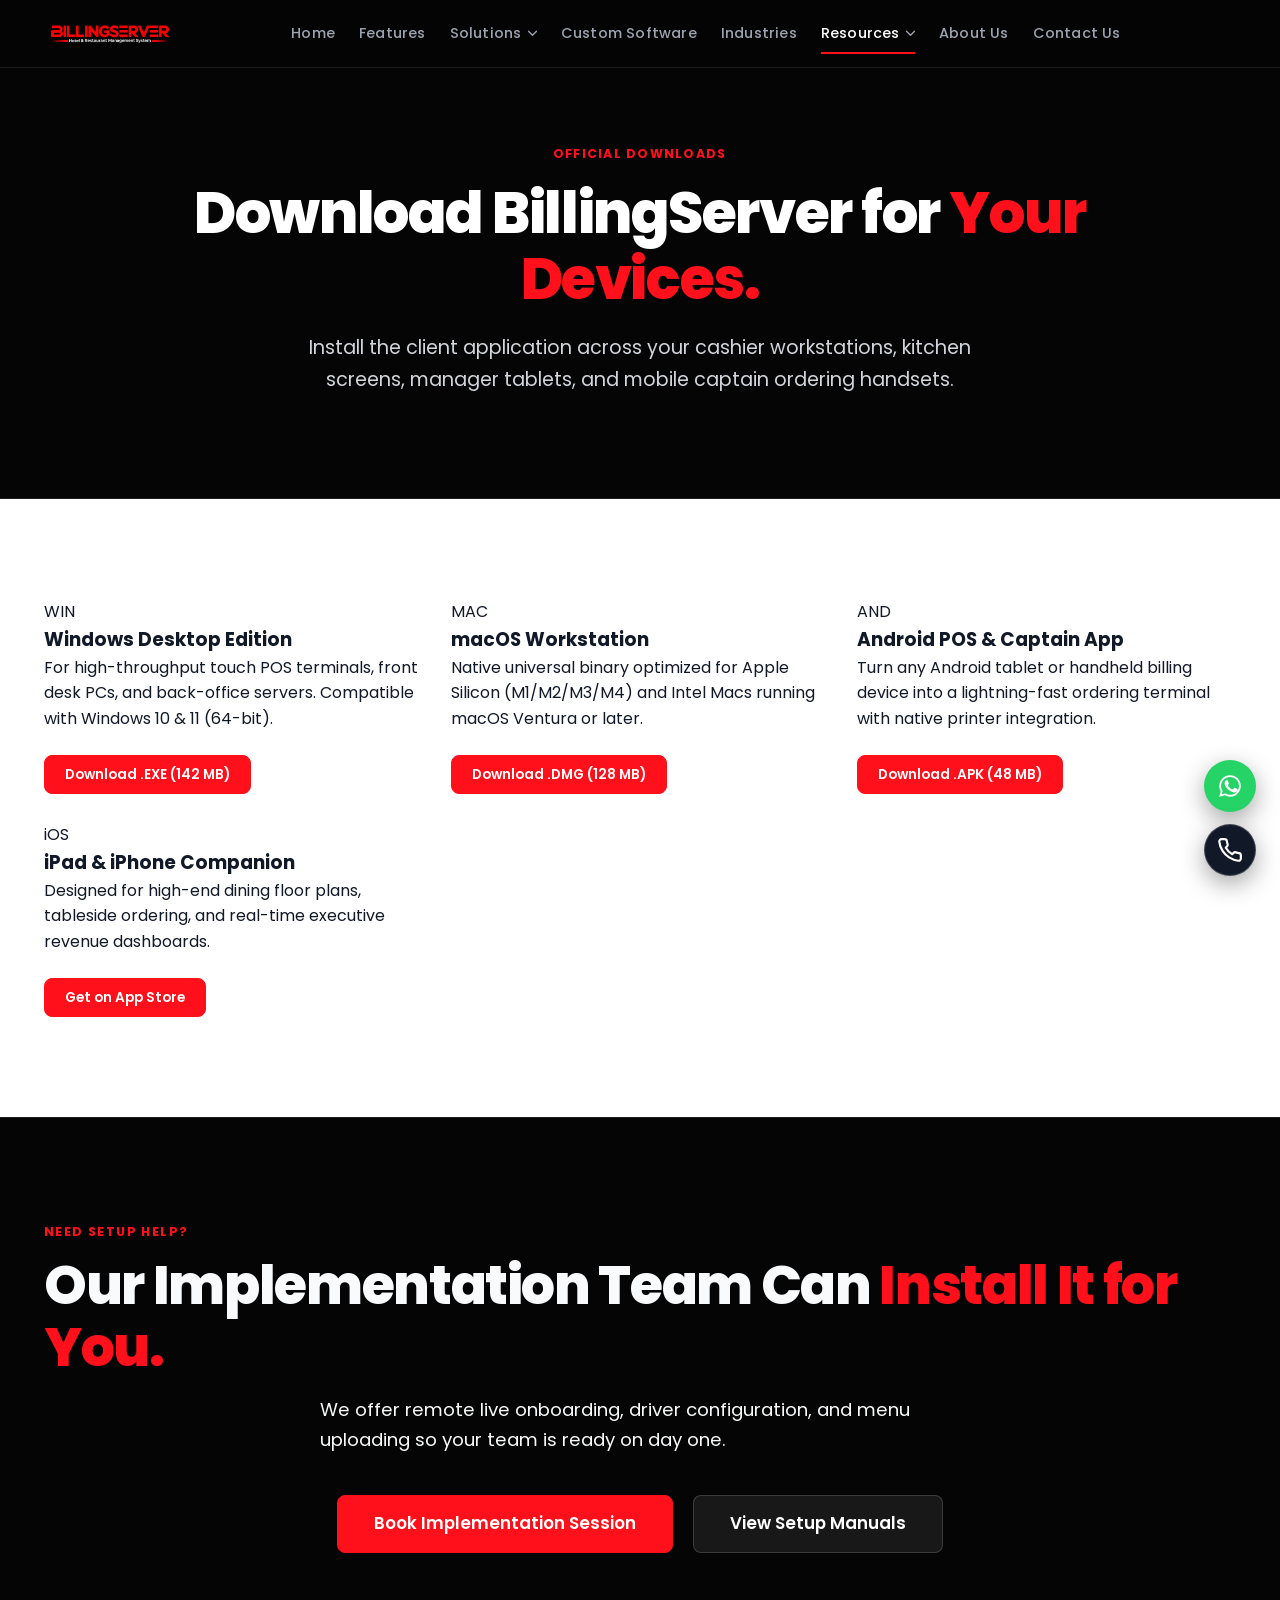
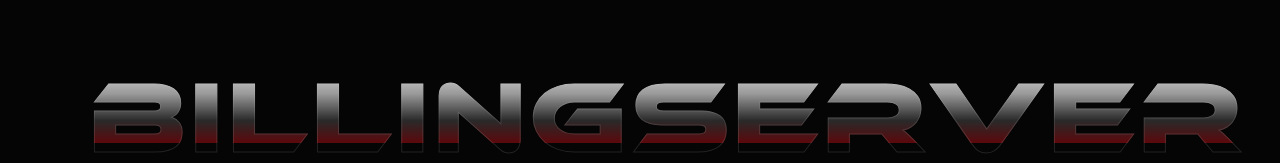
<file: download.html>
<!DOCTYPE html>
<html lang="en">
<head>
  <meta charset="UTF-8">
  <meta name="viewport" content="width=device-width, initial-scale=1.0">
  <title>Download BillingServer — Windows Desktop & Android POS Application</title>
  <meta name="title" content="Download BillingServer — Windows Desktop & Android POS Application">
  <meta name="description" content="Download official BillingServer client applications for Windows 10/11 touchscreen terminals and Android tablets. High-speed offline-first POS.">
  <meta name="keywords" content="download pos software, windows billing software download, restaurant pos apk, offline pos installer, billingserver download">
  <meta name="author" content="BillingServer Technologies">
  <meta name="robots" content="index, follow, max-snippet:-1, max-image-preview:large, max-video-preview:-1">
  <link rel="canonical" href="https://billingserver.in/download.html">

  <!-- Open Graph / Facebook -->
  <meta property="og:type" content="website">
  <meta property="og:url" content="https://billingserver.in/download.html">
  <meta property="og:title" content="Download BillingServer — Windows Desktop & Android POS Application">
  <meta property="og:description" content="Download official BillingServer client applications for Windows 10/11 touchscreen terminals and Android tablets. High-speed offline-first POS.">
  <meta property="og:image" content="https://billingserver.in/assets/video-poster.jpg">
  <meta property="og:site_name" content="BillingServer">
  <meta property="og:locale" content="en_IN">

  <!-- Twitter Card -->
  <meta name="twitter:card" content="summary_large_image">
  <meta name="twitter:url" content="https://billingserver.in/download.html">
  <meta name="twitter:title" content="Download BillingServer — Windows Desktop & Android POS Application">
  <meta name="twitter:description" content="Download official BillingServer client applications for Windows 10/11 touchscreen terminals and Android tablets. High-speed offline-first POS.">
  <meta name="twitter:image" content="https://billingserver.in/assets/video-poster.jpg">

  <!-- Favicon -->
  <link rel="icon" type="image/png" href="assets/logo.png">
  <link rel="apple-touch-icon" href="assets/logo.png">
  <meta name="theme-color" content="#050505">

  <link rel="preconnect" href="https://fonts.googleapis.com">
  <link rel="preconnect" href="https://fonts.gstatic.com" crossorigin>
  <link href="https://fonts.googleapis.com/css2?family=Poppins:ital,wght@0,300;0,400;0,500;0,600;0,700;0,800;0,900;1,400;1,600;1,700&display=swap" rel="stylesheet">
  <link rel="stylesheet" href="style.css">

  <!-- Structured Data: BreadcrumbList -->
  <script type="application/ld+json">
  {
    "@context": "https://schema.org",
    "@type": "BreadcrumbList",
    "itemListElement": [
      {
        "@type": "ListItem",
        "position": 1,
        "name": "Home",
        "item": "https://billingserver.in/"
      },
      {
        "@type": "ListItem",
        "position": 2,
        "name": "Download",
        "item": "https://billingserver.in/download.html"
      }
    ]
  }
  </script>
</head>
<body>

  <!-- NAVIGATION BAR -->
  <header class="navbar" id="navbar">
    <div class="nav-container">
      <a href="index.html" class="brand-logo" aria-label="BillingServer Home">
        <img src="assets/logo.png" alt="BillingServer Logo" class="logo-img">
      </a>

      <!-- Primary Navigation Links -->
      <nav class="nav-links" aria-label="Primary Navigation">
        <a href="index.html" class="nav-item">Home</a>
        <a href="features.html" class="nav-item">Features</a>
        
        <!-- Solutions Dropdown -->
        <div class="nav-dropdown">
          <button class="nav-item nav-dropdown-btn" aria-haspopup="true" aria-expanded="false" type="button">
            <span>Solutions</span>
            <svg class="dropdown-arrow" viewBox="0 0 10 6" fill="currentColor">
              <path d="M0.5 1L5 5.5L9.5 1" stroke="currentColor" stroke-width="1.5" stroke-linecap="round" stroke-linejoin="round" fill="none"/>
            </svg>
          </button>
          <div class="nav-dropdown-menu">
            <a href="solutions.html#restaurant" class="dropdown-item">
              <div class="dropdown-item-title">Restaurant Management</div>
              <div class="dropdown-item-desc">High-speed billing, tables, KOT & delivery</div>
            </a>
            <a href="solutions.html#hotel" class="dropdown-item">
              <div class="dropdown-item-title">Hotel Management (PMS)</div>
              <div class="dropdown-item-desc">Front desk, room folios, housekeeping & rates</div>
            </a>
            <a href="solutions.html#cafe" class="dropdown-item">
              <div class="dropdown-item-title">Cafe & Quick Service</div>
              <div class="dropdown-item-desc">Counter sales, quick tokens & drive-thru</div>
            </a>
            <a href="solutions.html#multibranch" class="dropdown-item">
              <div class="dropdown-item-title">Multi-Branch Business</div>
              <div class="dropdown-item-desc">Central HQ, unified stock & branch reports</div>
            </a>
          </div>
        </div>

        <a href="custom-software.html" class="nav-item">Custom Software</a>
        <a href="industries.html" class="nav-item">Industries</a>

        <!-- Resources Dropdown (Active) -->
        <div class="nav-dropdown">
          <button class="nav-item nav-dropdown-btn active" aria-haspopup="true" aria-expanded="false" type="button">
            <span>Resources</span>
            <svg class="dropdown-arrow" viewBox="0 0 10 6" fill="currentColor">
              <path d="M0.5 1L5 5.5L9.5 1" stroke="currentColor" stroke-width="1.5" stroke-linecap="round" stroke-linejoin="round" fill="none"/>
            </svg>
          </button>
          <div class="nav-dropdown-menu">
            <a href="help-center.html" class="dropdown-item">
              <div class="dropdown-item-title">Help Center</div>
              <div class="dropdown-item-desc">Documentation, setup guides & FAQs</div>
            </a>
            <a href="hardware.html" class="dropdown-item">
              <div class="dropdown-item-title">Hardware</div>
              <div class="dropdown-item-desc">Touch POS terminals, printers & KDS screens</div>
            </a>
            <a href="integrations.html" class="dropdown-item">
              <div class="dropdown-item-title">Integrations</div>
              <div class="dropdown-item-desc">Payment gateways, aggregators & accounting</div>
            </a>
            <a href="download.html" class="dropdown-item">
              <div class="dropdown-item-title" style="color: var(--c-red);">Download</div>
              <div class="dropdown-item-desc">Desktop client & mobile management apps</div>
            </a>
          </div>
        </div>

        <a href="about-us.html" class="nav-item">About Us</a>
        <a href="contact-us.html" class="nav-item">Contact Us</a>
      </nav>

      <!-- Action Button & Mobile Toggle -->
      <div class="nav-cta">
        <button class="mobile-toggle" id="mobileToggle" aria-label="Toggle navigation menu">
          <span></span>
          <span></span>
          <span></span>
        </button>
      </div>
    </div>

    <!-- Mobile Navigation Drawer -->
    <div class="mobile-menu" id="mobileMenu">
      <a href="index.html" class="mobile-link">Home</a>
      <a href="features.html" class="mobile-link">Features</a>
      
      <!-- Mobile Solutions Dropdown -->
      <div class="mobile-dropdown">
        <button class="mobile-dropdown-btn" type="button">
          <span>Solutions</span>
          <svg class="dropdown-arrow" viewBox="0 0 10 6" fill="currentColor">
            <path d="M0.5 1L5 5.5L9.5 1" stroke="currentColor" stroke-width="1.5" stroke-linecap="round" stroke-linejoin="round" fill="none"/>
          </svg>
        </button>
        <div class="mobile-submenu">
          <a href="solutions.html#restaurant" class="mobile-sublink">Restaurant Management</a>
          <a href="solutions.html#hotel" class="mobile-sublink">Hotel Management (PMS)</a>
          <a href="solutions.html#cafe" class="mobile-sublink">Cafe & Quick Service</a>
          <a href="solutions.html#multibranch" class="mobile-sublink">Multi-Branch Business</a>
        </div>
      </div>

      <a href="custom-software.html" class="mobile-link">Custom Software</a>
      <a href="industries.html" class="mobile-link">Industries</a>

      <!-- Mobile Resources Dropdown (Active) -->
      <div class="mobile-dropdown open">
        <button class="mobile-dropdown-btn" type="button">
          <span style="color: var(--c-red);">Resources</span>
          <svg class="dropdown-arrow" viewBox="0 0 10 6" fill="currentColor">
            <path d="M0.5 1L5 5.5L9.5 1" stroke="currentColor" stroke-width="1.5" stroke-linecap="round" stroke-linejoin="round" fill="none"/>
          </svg>
        </button>
        <div class="mobile-submenu">
          <a href="help-center.html" class="mobile-sublink">Help Center</a>
          <a href="hardware.html" class="mobile-sublink">Hardware</a>
          <a href="integrations.html" class="mobile-sublink">Integrations</a>
          <a href="download.html" class="mobile-sublink" style="color: var(--c-red);">Download</a>
        </div>
      </div>

      <a href="about-us.html" class="mobile-link">About Us</a>
      <a href="contact-us.html" class="mobile-link">Contact Us</a>

      <div class="mobile-menu-cta" style="display: flex; flex-direction: column; gap: 0.65rem;">
        <a href="https://wa.me/919783883297?text=Hello%20BillingServer%2C%20I%20want%20to%20know%20more%20about%20the%20software." target="_blank" rel="noopener" class="btn btn-whatsapp btn-block">
          <span>WhatsApp (+91 97838 83297)</span>
        </a>
        <a href="tel:+919783883297" class="btn btn-secondary btn-block">
          <span>Call: +91 97838 83297</span>
        </a>
        <a href="contact-us.html#service-inquiry" class="btn btn-primary btn-block">Book a Demo</a>
      </div>
    </div>
  </header>

  <main>
    <!-- PAGE HERO -->
    <section class="page-hero">
      <div class="page-hero-container">
        <span class="page-hero-badge">OFFICIAL DOWNLOADS</span>
        <h1 class="page-hero-title">
          Download BillingServer for <span class="text-brand-red">Your Devices.</span>
        </h1>
        <p class="page-hero-desc">
          Install the client application across your cashier workstations, kitchen screens, manager tablets, and mobile captain ordering handsets.
        </p>
      </div>
    </section>

    <!-- 4 CLIENT DOWNLOAD PLATFORMS -->
    <section class="section bg-light">
      <div class="container">
        <div class="advantage-grid">
          <div class="advantage-card">
            <div class="advantage-num">WIN</div>
            <h3 class="advantage-title">Windows Desktop Edition</h3>
            <p class="advantage-desc">For high-throughput touch POS terminals, front desk PCs, and back-office servers. Compatible with Windows 10 & 11 (64-bit).</p>
            <div style="margin-top: 1.5rem;">
              <a href="#" class="btn btn-primary btn-sm" onclick="alert('Downloading BillingServer_Windows_x64_Setup.exe'); return false;">Download .EXE (142 MB)</a>
            </div>
          </div>

          <div class="advantage-card">
            <div class="advantage-num">MAC</div>
            <h3 class="advantage-title">macOS Workstation</h3>
            <p class="advantage-desc">Native universal binary optimized for Apple Silicon (M1/M2/M3/M4) and Intel Macs running macOS Ventura or later.</p>
            <div style="margin-top: 1.5rem;">
              <a href="#" class="btn btn-primary btn-sm" onclick="alert('Downloading BillingServer_macOS_Universal.dmg'); return false;">Download .DMG (128 MB)</a>
            </div>
          </div>

          <div class="advantage-card">
            <div class="advantage-num">AND</div>
            <h3 class="advantage-title">Android POS & Captain App</h3>
            <p class="advantage-desc">Turn any Android tablet or handheld billing device into a lightning-fast ordering terminal with native printer integration.</p>
            <div style="margin-top: 1.5rem;">
              <a href="#" class="btn btn-primary btn-sm" onclick="alert('Downloading BillingServer_Android_v4.apk'); return false;">Download .APK (48 MB)</a>
            </div>
          </div>

          <div class="advantage-card">
            <div class="advantage-num">iOS</div>
            <h3 class="advantage-title">iPad & iPhone Companion</h3>
            <p class="advantage-desc">Designed for high-end dining floor plans, tableside ordering, and real-time executive revenue dashboards.</p>
            <div style="margin-top: 1.5rem;">
              <a href="#" class="btn btn-primary btn-sm" onclick="alert('Redirecting to Apple App Store'); return false;">Get on App Store</a>
            </div>
          </div>
        </div>
      </div>
    </section>

    <!-- SECTION: FINAL CTA -->
    <section class="section bg-dark-cta">
      <div class="container text-center">
        <div class="section-label text-red">NEED SETUP HELP?</div>
        <h2 class="cta-heading text-white">
          Our Implementation Team Can <span class="text-brand-red">Install It for You.</span>
        </h2>
        <p class="cta-subheading text-muted">
          We offer remote live onboarding, driver configuration, and menu uploading so your team is ready on day one.
        </p>
        <div class="cta-actions">
          <a href="contact-us.html#service-inquiry" class="btn btn-primary btn-lg">
            <span>Book Implementation Session</span>
          </a>
          <a href="help-center.html" class="btn btn-secondary btn-lg">
            <span>View Setup Manuals</span>
          </a>
        </div>
      </div>
    </section>
  </main>

  <!-- GRAND BRAND WATERMARK OUTRO -->
  <section class="brand-outro-section" id="brandOutro" aria-label="BillingServer Display Stamp">
    <div class="brand-outro-container">
      <div class="brand-outro-watermark" id="brandWatermark">
        <span class="brand-char" style="--char-index: 0">B</span><span class="brand-char" style="--char-index: 1">I</span><span class="brand-char" style="--char-index: 2">L</span><span class="brand-char" style="--char-index: 3">L</span><span class="brand-char" style="--char-index: 4">I</span><span class="brand-char" style="--char-index: 5">N</span><span class="brand-char" style="--char-index: 6">G</span><span class="brand-char" style="--char-index: 7">S</span><span class="brand-char" style="--char-index: 8">E</span><span class="brand-char" style="--char-index: 9">R</span><span class="brand-char" style="--char-index: 10">V</span><span class="brand-char" style="--char-index: 11">E</span><span class="brand-char" style="--char-index: 12">R</span>
      </div>
    </div>
  </section>

    <!-- Floating Contact Buttons (WhatsApp & Direct Call) -->
  <div class="floating-contact-wrap" aria-label="Direct Support Contacts">
    <a href="https://wa.me/919783883297?text=Hello%20BillingServer%2C%20I%20want%20to%20know%20more%20about%20the%20software." target="_blank" rel="noopener" class="floating-btn floating-whatsapp" title="Chat on WhatsApp" aria-label="Chat on WhatsApp">
      <span class="floating-tooltip">WhatsApp: +91 97838 83297</span>
      <svg viewBox="0 0 24 24" fill="currentColor">
        <path d="M12.04 2C6.58 2 2.13 6.45 2.13 11.91C2.13 13.66 2.59 15.36 3.45 16.86L2.05 22L7.3 20.62C8.75 21.41 10.38 21.83 12.04 21.83C17.5 21.83 21.95 17.38 21.95 11.92C21.95 9.27 20.92 6.78 19.05 4.91C17.18 3.03 14.69 2 12.04 2ZM12.05 3.67C14.25 3.67 16.31 4.53 17.87 6.09C19.42 7.65 20.28 9.72 20.28 11.92C20.28 16.46 16.58 20.15 12.04 20.15C10.56 20.15 9.11 19.76 7.85 19.01L7.55 18.83L4.43 19.65L5.26 16.61L5.06 16.29C4.24 14.99 3.8 13.47 3.8 11.91C3.81 7.37 7.5 3.67 12.05 3.67ZM8.84 6.73C8.64 6.73 8.32 6.81 8.04 7.11C7.77 7.41 7 8.13 7 9.58C7 11.04 8.06 12.44 8.21 12.64C8.36 12.84 10.3 15.83 13.26 17.12C13.97 17.42 14.52 17.61 14.96 17.75C15.67 17.97 16.32 17.94 16.83 17.87C17.4 17.78 18.59 17.15 18.84 16.44C19.09 15.74 19.09 15.13 19.01 15.01C18.94 14.88 18.74 14.81 18.44 14.66C18.14 14.51 16.67 13.79 16.39 13.69C16.12 13.59 15.92 13.54 15.72 13.84C15.52 14.14 14.94 14.81 14.77 15.01C14.59 15.21 14.42 15.23 14.12 15.08C13.82 14.94 12.87 14.62 11.73 13.61C10.85 12.83 10.25 11.86 10.08 11.56C9.9 11.26 10.06 11.1 10.21 10.95C10.35 10.82 10.52 10.6 10.67 10.42C10.82 10.25 10.87 10.12 10.97 9.92C11.07 9.73 11.02 9.55 10.95 9.4C10.87 9.25 10.27 7.78 10.02 7.18C9.78 6.6 9.54 6.68 9.35 6.67C9.18 6.66 8.98 6.66 8.78 6.66L8.84 6.73Z"/>
      </svg>
    </a>
    <a href="tel:+919783883297" class="floating-btn floating-phone" title="Call Us" aria-label="Call +91 97838 83297">
      <span class="floating-tooltip">Call: +91 97838 83297</span>
      <svg viewBox="0 0 24 24" fill="none" stroke="currentColor" stroke-width="2" stroke-linecap="round" stroke-linejoin="round">
        <path d="M22 16.92v3a2 2 0 0 1-2.18 2 19.79 19.79 0 0 1-8.63-3.07 19.5 19.5 0 0 1-6-6 19.79 19.79 0 0 1-3.07-8.67A2 2 0 0 1 4.11 2h3a2 2 0 0 1 2 1.72 12.84 12.84 0 0 0 .7 2.81 2 2 0 0 1-.45 2.11L8.09 9.91a16 16 0 0 0 6 6l1.27-1.27a2 2 0 0 1 2.11-.45 12.84 12.84 0 0 0 2.81.7A2 2 0 0 1 22 16.92z"></path>
      </svg>
    </a>
  </div>

  <script src="script.js"></script>
</body>
</html>
</file>
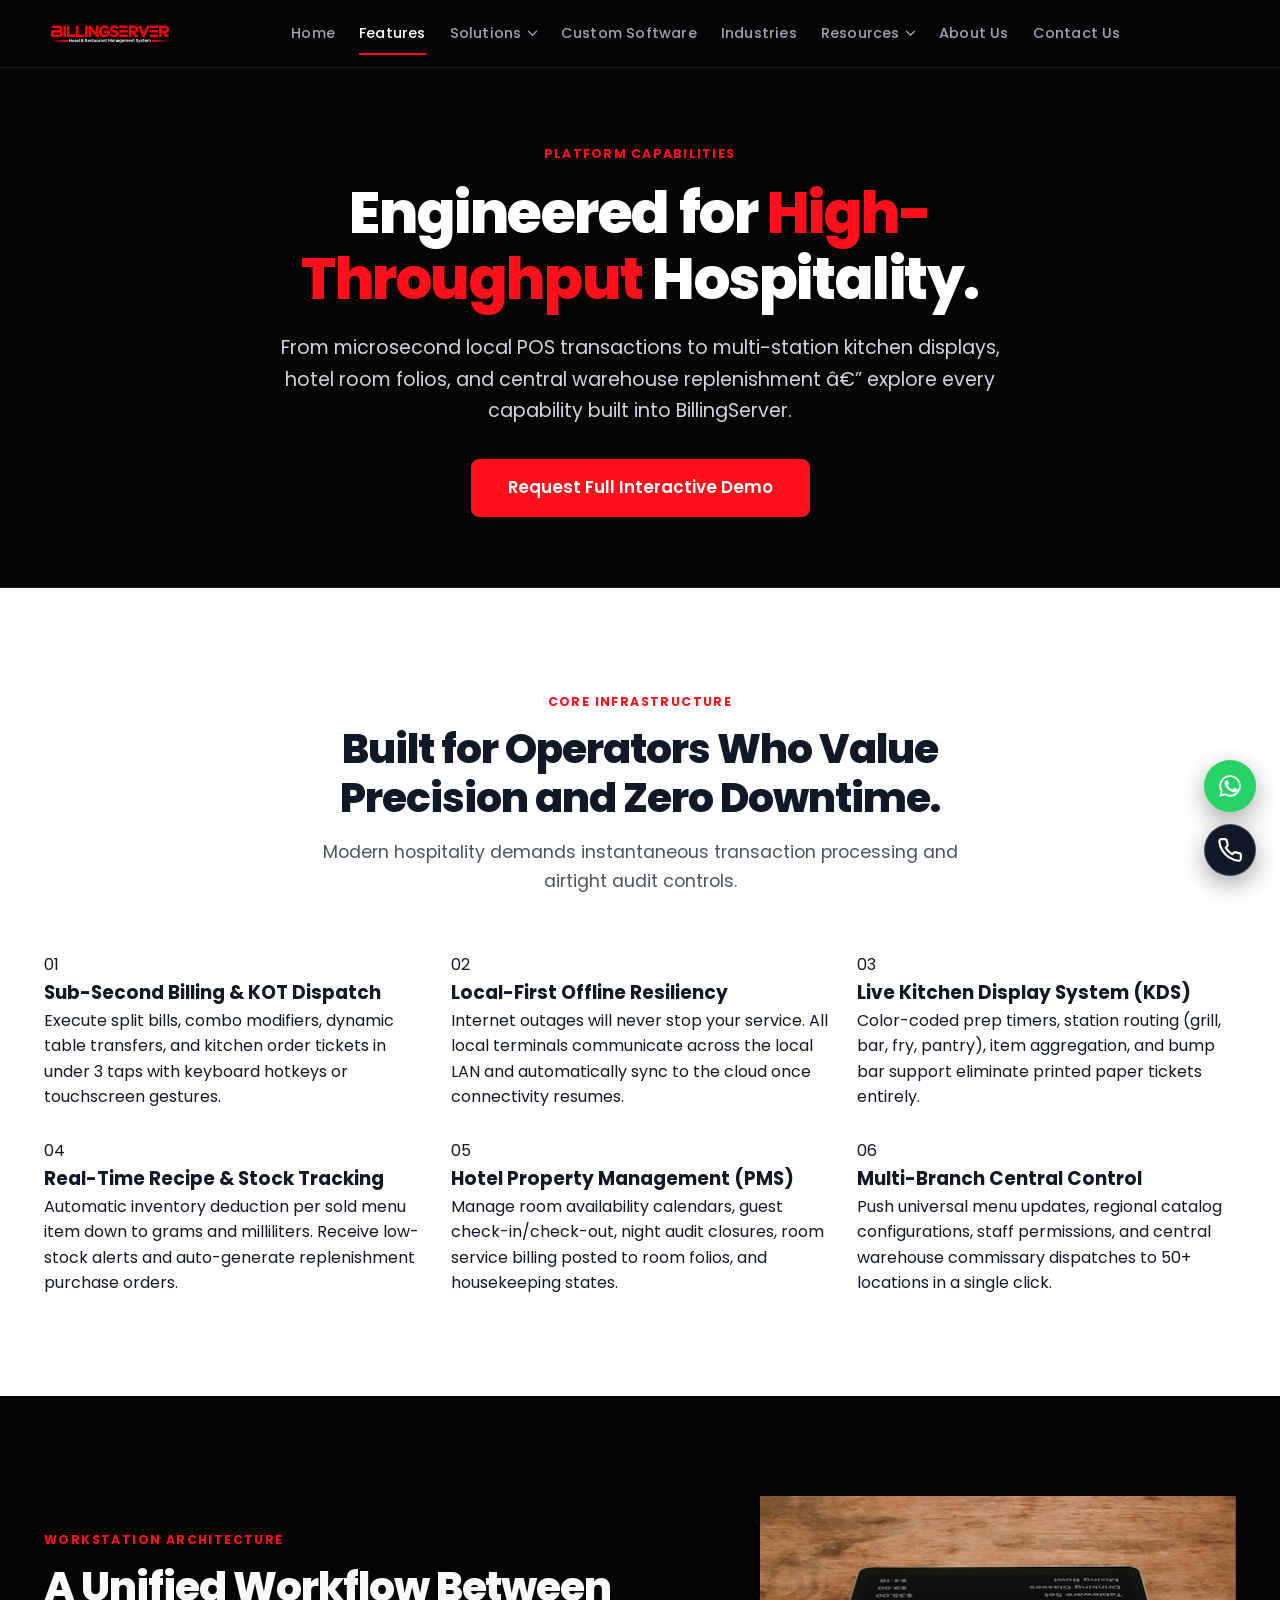
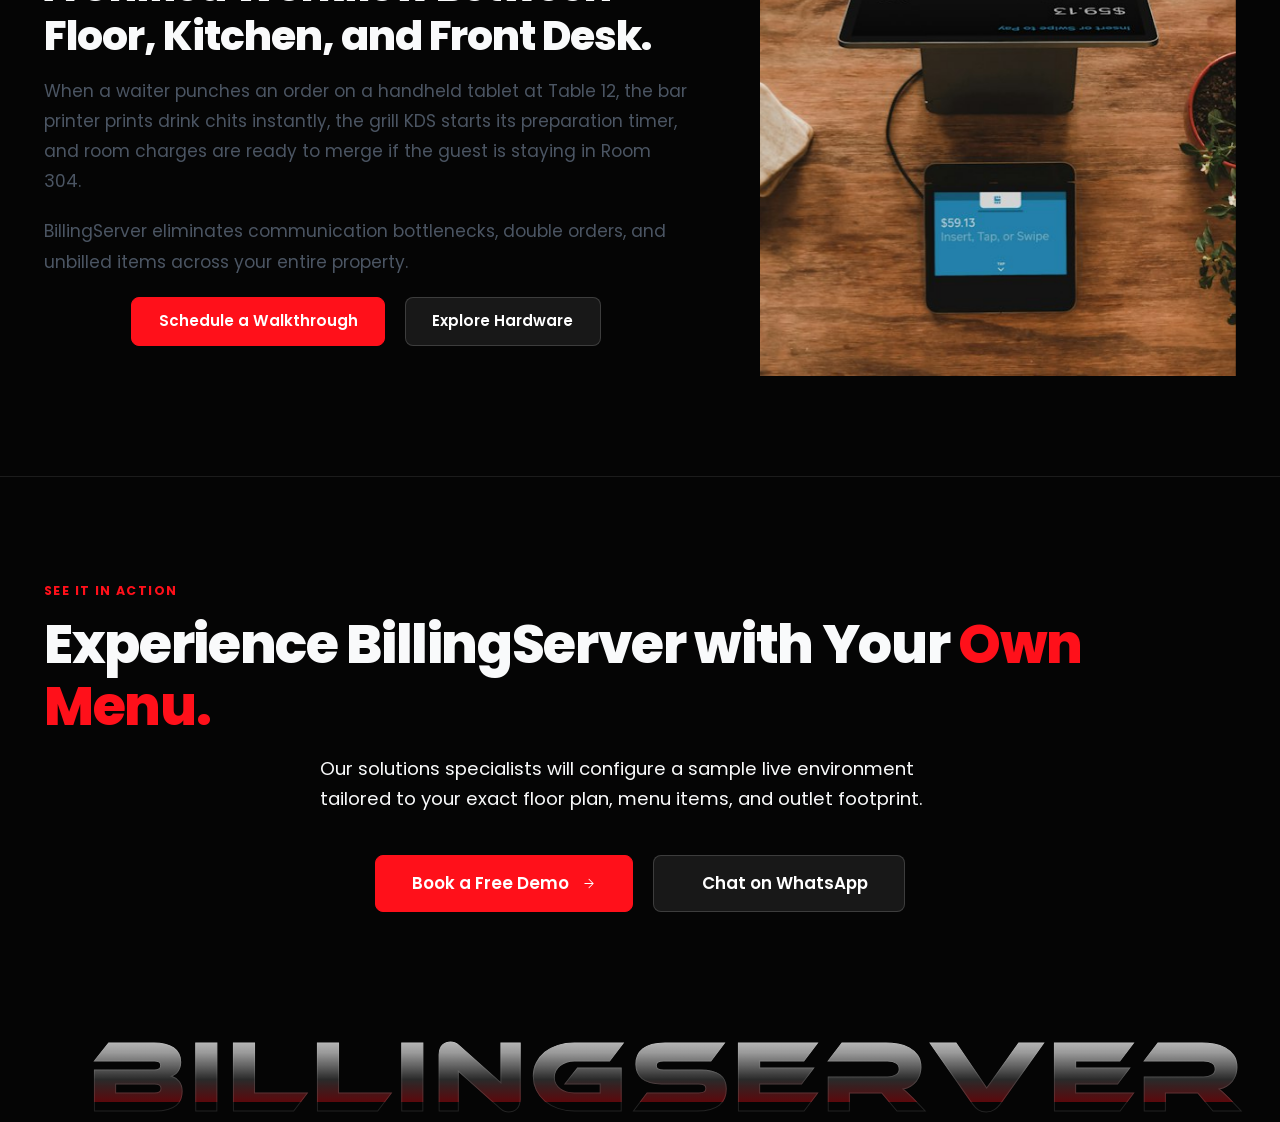
<file: features.html>
<!DOCTYPE html>
<html lang="en">
<head>
  <meta charset="UTF-8">
  <meta name="viewport" content="width=device-width, initial-scale=1.0">
  <title>Features — High-Speed POS, KDS, Inventory & Hotel PMS | BillingServer</title>
  <meta name="title" content="Features — High-Speed POS, KDS, Inventory & Hotel PMS | BillingServer">
  <meta name="description" content="Explore BillingServer's high-throughput features: 1-second billing, Kitchen Display System (KDS), offline LAN failover, dynamic QR ordering, and recipe tracking.">
  <meta name="keywords" content="pos features, kitchen display system, offline billing pos, table management software, recipe inventory tracking, qr code menu pos, billingserver">
  <meta name="author" content="BillingServer Technologies">
  <meta name="robots" content="index, follow, max-snippet:-1, max-image-preview:large, max-video-preview:-1">
  <link rel="canonical" href="https://billingserver.in/features.html">

  <!-- Open Graph / Facebook -->
  <meta property="og:type" content="website">
  <meta property="og:url" content="https://billingserver.in/features.html">
  <meta property="og:title" content="Features — High-Speed POS, KDS & Hotel PMS | BillingServer">
  <meta property="og:description" content="Explore BillingServer's high-throughput features: 1-second billing, Kitchen Display System (KDS), offline LAN failover, and dynamic QR ordering.">
  <meta property="og:image" content="https://billingserver.in/assets/video-poster.jpg">
  <meta property="og:site_name" content="BillingServer">
  <meta property="og:locale" content="en_IN">

  <!-- Twitter Card -->
  <meta name="twitter:card" content="summary_large_image">
  <meta name="twitter:url" content="https://billingserver.in/features.html">
  <meta name="twitter:title" content="Features — High-Speed POS & Hotel PMS | BillingServer">
  <meta name="twitter:description" content="High-throughput POS billing, Kitchen Display System, offline LAN failover, and recipe tracking.">
  <meta name="twitter:image" content="https://billingserver.in/assets/video-poster.jpg">

  <!-- Favicon -->
  <link rel="icon" type="image/png" href="assets/logo.png">
  <link rel="apple-touch-icon" href="assets/logo.png">
  <meta name="theme-color" content="#050505">

  <link rel="preconnect" href="https://fonts.googleapis.com">
  <link rel="preconnect" href="https://fonts.gstatic.com" crossorigin>
  <link href="https://fonts.googleapis.com/css2?family=Poppins:ital,wght@0,300;0,400;0,500;0,600;0,700;0,800;0,900;1,400;1,600;1,700&display=swap" rel="stylesheet">
  <link rel="stylesheet" href="style.css">

  <!-- Structured Data: BreadcrumbList -->
  <script type="application/ld+json">
  {
    "@context": "https://schema.org",
    "@type": "BreadcrumbList",
    "itemListElement": [
      {
        "@type": "ListItem",
        "position": 1,
        "name": "Home",
        "item": "https://billingserver.in/"
      },
      {
        "@type": "ListItem",
        "position": 2,
        "name": "Features",
        "item": "https://billingserver.in/features.html"
      }
    ]
  }
  </script>
</head>
<body>

  <!-- NAVIGATION BAR -->
  <header class="navbar" id="navbar">
    <div class="nav-container">
      <a href="index.html" class="brand-logo" aria-label="BillingServer Home">
        <img src="assets/logo.png" alt="BillingServer Logo" class="logo-img">
      </a>

      <!-- Primary Navigation Links -->
      <nav class="nav-links" aria-label="Primary Navigation">
        <a href="index.html" class="nav-item">Home</a>
        <a href="features.html" class="nav-item active">Features</a>
        
        <!-- Solutions Dropdown -->
        <div class="nav-dropdown">
          <button class="nav-item nav-dropdown-btn" aria-haspopup="true" aria-expanded="false" type="button">
            <span>Solutions</span>
            <svg class="dropdown-arrow" viewBox="0 0 10 6" fill="currentColor">
              <path d="M0.5 1L5 5.5L9.5 1" stroke="currentColor" stroke-width="1.5" stroke-linecap="round" stroke-linejoin="round" fill="none"/>
            </svg>
          </button>
          <div class="nav-dropdown-menu">
            <a href="solutions.html#restaurant" class="dropdown-item">
              <div class="dropdown-item-title">Restaurant Management</div>
              <div class="dropdown-item-desc">High-speed billing, tables, KOT & delivery</div>
            </a>
            <a href="solutions.html#hotel" class="dropdown-item">
              <div class="dropdown-item-title">Hotel Management (PMS)</div>
              <div class="dropdown-item-desc">Front desk, room folios, housekeeping & rates</div>
            </a>
            <a href="solutions.html#cafe" class="dropdown-item">
              <div class="dropdown-item-title">Cafe & Quick Service</div>
              <div class="dropdown-item-desc">Counter sales, quick tokens & drive-thru</div>
            </a>
            <a href="solutions.html#multibranch" class="dropdown-item">
              <div class="dropdown-item-title">Multi-Branch Business</div>
              <div class="dropdown-item-desc">Central HQ, unified stock & branch reports</div>
            </a>
          </div>
        </div>

        <a href="custom-software.html" class="nav-item">Custom Software</a>
        <a href="industries.html" class="nav-item">Industries</a>

        <!-- Resources Dropdown -->
        <div class="nav-dropdown">
          <button class="nav-item nav-dropdown-btn" aria-haspopup="true" aria-expanded="false" type="button">
            <span>Resources</span>
            <svg class="dropdown-arrow" viewBox="0 0 10 6" fill="currentColor">
              <path d="M0.5 1L5 5.5L9.5 1" stroke="currentColor" stroke-width="1.5" stroke-linecap="round" stroke-linejoin="round" fill="none"/>
            </svg>
          </button>
          <div class="nav-dropdown-menu">
            <a href="help-center.html" class="dropdown-item">
              <div class="dropdown-item-title">Help Center</div>
              <div class="dropdown-item-desc">Documentation, setup guides & FAQs</div>
            </a>
            <a href="hardware.html" class="dropdown-item">
              <div class="dropdown-item-title">Hardware</div>
              <div class="dropdown-item-desc">Touch POS terminals, printers & KDS screens</div>
            </a>
            <a href="integrations.html" class="dropdown-item">
              <div class="dropdown-item-title">Integrations</div>
              <div class="dropdown-item-desc">Payment gateways, aggregators & accounting</div>
            </a>
            <a href="download.html" class="dropdown-item">
              <div class="dropdown-item-title">Download</div>
              <div class="dropdown-item-desc">Desktop client & mobile management apps</div>
            </a>
          </div>
        </div>

        <a href="about-us.html" class="nav-item">About Us</a>
        <a href="contact-us.html" class="nav-item">Contact Us</a>
      </nav>

      <!-- Action Button & Mobile Toggle -->
      <div class="nav-cta">
        <button class="mobile-toggle" id="mobileToggle" aria-label="Toggle navigation menu">
          <span></span>
          <span></span>
          <span></span>
        </button>
      </div>
    </div>

    <!-- Mobile Navigation Drawer -->
    <div class="mobile-menu" id="mobileMenu">
      <a href="index.html" class="mobile-link">Home</a>
      <a href="features.html" class="mobile-link active">Features</a>
      
      <!-- Mobile Solutions Dropdown -->
      <div class="mobile-dropdown">
        <button class="mobile-dropdown-btn" type="button">
          <span>Solutions</span>
          <svg class="dropdown-arrow" viewBox="0 0 10 6" fill="currentColor">
            <path d="M0.5 1L5 5.5L9.5 1" stroke="currentColor" stroke-width="1.5" stroke-linecap="round" stroke-linejoin="round" fill="none"/>
          </svg>
        </button>
        <div class="mobile-submenu">
          <a href="solutions.html#restaurant" class="mobile-sublink">Restaurant Management</a>
          <a href="solutions.html#hotel" class="mobile-sublink">Hotel Management (PMS)</a>
          <a href="solutions.html#cafe" class="mobile-sublink">Cafe & Quick Service</a>
          <a href="solutions.html#multibranch" class="mobile-sublink">Multi-Branch Business</a>
        </div>
      </div>

      <a href="custom-software.html" class="mobile-link">Custom Software</a>
      <a href="industries.html" class="mobile-link">Industries</a>

      <!-- Mobile Resources Dropdown -->
      <div class="mobile-dropdown">
        <button class="mobile-dropdown-btn" type="button">
          <span>Resources</span>
          <svg class="dropdown-arrow" viewBox="0 0 10 6" fill="currentColor">
            <path d="M0.5 1L5 5.5L9.5 1" stroke="currentColor" stroke-width="1.5" stroke-linecap="round" stroke-linejoin="round" fill="none"/>
          </svg>
        </button>
        <div class="mobile-submenu">
          <a href="help-center.html" class="mobile-sublink">Help Center</a>
          <a href="hardware.html" class="mobile-sublink">Hardware</a>
          <a href="integrations.html" class="mobile-sublink">Integrations</a>
          <a href="download.html" class="mobile-sublink">Download</a>
        </div>
      </div>

      <a href="about-us.html" class="mobile-link">About Us</a>
      <a href="contact-us.html" class="mobile-link">Contact Us</a>

      <div class="mobile-menu-cta" style="display: flex; flex-direction: column; gap: 0.65rem;">
        <a href="https://wa.me/919783883297?text=Hello%20BillingServer%2C%20I%20want%20to%20know%20more%20about%20the%20software." target="_blank" rel="noopener" class="btn btn-whatsapp btn-block">
          <span>WhatsApp (+91 97838 83297)</span>
        </a>
        <a href="tel:+919783883297" class="btn btn-secondary btn-block">
          <span>Call: +91 97838 83297</span>
        </a>
        <a href="contact-us.html#service-inquiry" class="btn btn-primary btn-block">Book a Demo</a>
      </div>
    </div>
  </header>

  <main>
    <!-- PAGE HERO -->
    <section class="page-hero">
      <div class="page-hero-container">
        <span class="page-hero-badge">PLATFORM CAPABILITIES</span>
        <h1 class="page-hero-title">
          Engineered for <span class="text-brand-red">High-Throughput</span> Hospitality.
        </h1>
        <p class="page-hero-desc">
          From microsecond local POS transactions to multi-station kitchen displays, hotel room folios, and central warehouse replenishment â€” explore every capability built into BillingServer.
        </p>
        <a href="contact-us.html#service-inquiry" class="btn btn-primary btn-lg">
          <span>Request Full Interactive Demo</span>
        </a>
      </div>
    </section>

    <!-- 6 CORE FEATURE PILLARS -->
    <section class="section bg-light">
      <div class="container">
        <div class="section-header-center">
          <div class="section-label text-red">CORE INFRASTRUCTURE</div>
          <h2 class="section-heading text-dark">Built for Operators Who Value Precision and Zero Downtime.</h2>
          <p class="section-subheading text-secondary">
            Modern hospitality demands instantaneous transaction processing and airtight audit controls.
          </p>
        </div>

        <div class="advantage-grid">
          <!-- Feature 1 -->
          <div class="advantage-card">
            <div class="advantage-num">01</div>
            <h3 class="advantage-title">Sub-Second Billing & KOT Dispatch</h3>
            <p class="advantage-desc">
              Execute split bills, combo modifiers, dynamic table transfers, and kitchen order tickets in under 3 taps with keyboard hotkeys or touchscreen gestures.
            </p>
          </div>

          <!-- Feature 2 -->
          <div class="advantage-card">
            <div class="advantage-num">02</div>
            <h3 class="advantage-title">Local-First Offline Resiliency</h3>
            <p class="advantage-desc">
              Internet outages will never stop your service. All local terminals communicate across the local LAN and automatically sync to the cloud once connectivity resumes.
            </p>
          </div>

          <!-- Feature 3 -->
          <div class="advantage-card">
            <div class="advantage-num">03</div>
            <h3 class="advantage-title">Live Kitchen Display System (KDS)</h3>
            <p class="advantage-desc">
              Color-coded prep timers, station routing (grill, bar, fry, pantry), item aggregation, and bump bar support eliminate printed paper tickets entirely.
            </p>
          </div>

          <!-- Feature 4 -->
          <div class="advantage-card">
            <div class="advantage-num">04</div>
            <h3 class="advantage-title">Real-Time Recipe & Stock Tracking</h3>
            <p class="advantage-desc">
              Automatic inventory deduction per sold menu item down to grams and milliliters. Receive low-stock alerts and auto-generate replenishment purchase orders.
            </p>
          </div>

          <!-- Feature 5 -->
          <div class="advantage-card">
            <div class="advantage-num">05</div>
            <h3 class="advantage-title">Hotel Property Management (PMS)</h3>
            <p class="advantage-desc">
              Manage room availability calendars, guest check-in/check-out, night audit closures, room service billing posted to room folios, and housekeeping states.
            </p>
          </div>

          <!-- Feature 6 -->
          <div class="advantage-card">
            <div class="advantage-num">06</div>
            <h3 class="advantage-title">Multi-Branch Central Control</h3>
            <p class="advantage-desc">
              Push universal menu updates, regional catalog configurations, staff permissions, and central warehouse commissary dispatches to 50+ locations in a single click.
            </p>
          </div>
        </div>
      </div>
    </section>

    <!-- SECTION: VISUAL WORKSTATION BREAKDOWN -->
    <section class="section bg-dark">
      <div class="container">
        <div class="intro-grid">
          <div class="intro-editorial">
            <div class="section-label text-red">WORKSTATION ARCHITECTURE</div>
            <h2 class="section-heading text-white">A Unified Workflow Between Floor, Kitchen, and Front Desk.</h2>
            <div class="intro-copy">
              <p>
                When a waiter punches an order on a handheld tablet at Table 12, the bar printer prints drink chits instantly, the grill KDS starts its preparation timer, and room charges are ready to merge if the guest is staying in Room 304.
              </p>
              <p>
                BillingServer eliminates communication bottlenecks, double orders, and unbilled items across your entire property.
              </p>
            </div>
            <div class="cta-actions">
              <a href="contact-us.html#service-inquiry" class="btn btn-primary">Schedule a Walkthrough</a>
              <a href="hardware.html" class="btn btn-secondary">Explore Hardware</a>
            </div>
          </div>
          <div class="intro-media">
            <img src="assets/images/eco-frontoffice.jpg" alt="BillingServer front office workstation terminal" loading="lazy">
          </div>
        </div>
      </div>
    </section>

    <!-- SECTION: FINAL CTA -->
    <section class="section bg-dark-cta">
      <div class="container text-center">
        <div class="section-label text-red">SEE IT IN ACTION</div>
        <h2 class="cta-heading text-white">
          Experience BillingServer with Your <span class="text-brand-red">Own Menu.</span>
        </h2>
        <p class="cta-subheading text-muted">
          Our solutions specialists will configure a sample live environment tailored to your exact floor plan, menu items, and outlet footprint.
        </p>
        <div class="cta-actions">
          <a href="contact-us.html#service-inquiry" class="btn btn-primary btn-lg">
            <span>Book a Free Demo</span>
            <svg class="icon-arrow" viewBox="0 0 16 16" fill="currentColor">
              <path fill-rule="evenodd" d="M3.5 8a.5.5 0 0 1 .5-.5h7.793L8.146 3.854a.5.5 0 1 1 .708-.708l4.5 4.5a.5.5 0 0 1 0 .708l-4.5 4.5a.5.5 0 0 1-.708-.708L11.793 8.5H4a.5.5 0 0 1-.5-.5z"/>
            </svg>
          </a>
          <a href="https://wa.me/919783883297" target="_blank" rel="noopener noreferrer" class="btn btn-secondary btn-lg">
            <i class="ph-bold ph-whatsapp-logo"></i>
            <span>Chat on WhatsApp</span>
          </a>
        </div>
      </div>
    </section>
  </main>

  <!-- GRAND BRAND WATERMARK OUTRO -->
  <section class="brand-outro-section" id="brandOutro" aria-label="BillingServer Display Stamp">
    <div class="brand-outro-container">
      <div class="brand-outro-watermark" id="brandWatermark">
        <span class="brand-char" style="--char-index: 0">B</span><span class="brand-char" style="--char-index: 1">I</span><span class="brand-char" style="--char-index: 2">L</span><span class="brand-char" style="--char-index: 3">L</span><span class="brand-char" style="--char-index: 4">I</span><span class="brand-char" style="--char-index: 5">N</span><span class="brand-char" style="--char-index: 6">G</span><span class="brand-char" style="--char-index: 7">S</span><span class="brand-char" style="--char-index: 8">E</span><span class="brand-char" style="--char-index: 9">R</span><span class="brand-char" style="--char-index: 10">V</span><span class="brand-char" style="--char-index: 11">E</span><span class="brand-char" style="--char-index: 12">R</span>
      </div>
    </div>
  </section>

    <!-- Floating Contact Buttons (WhatsApp & Direct Call) -->
  <div class="floating-contact-wrap" aria-label="Direct Support Contacts">
    <a href="https://wa.me/919783883297?text=Hello%20BillingServer%2C%20I%20want%20to%20know%20more%20about%20the%20software." target="_blank" rel="noopener" class="floating-btn floating-whatsapp" title="Chat on WhatsApp" aria-label="Chat on WhatsApp">
      <span class="floating-tooltip">WhatsApp: +91 97838 83297</span>
      <svg viewBox="0 0 24 24" fill="currentColor">
        <path d="M12.04 2C6.58 2 2.13 6.45 2.13 11.91C2.13 13.66 2.59 15.36 3.45 16.86L2.05 22L7.3 20.62C8.75 21.41 10.38 21.83 12.04 21.83C17.5 21.83 21.95 17.38 21.95 11.92C21.95 9.27 20.92 6.78 19.05 4.91C17.18 3.03 14.69 2 12.04 2ZM12.05 3.67C14.25 3.67 16.31 4.53 17.87 6.09C19.42 7.65 20.28 9.72 20.28 11.92C20.28 16.46 16.58 20.15 12.04 20.15C10.56 20.15 9.11 19.76 7.85 19.01L7.55 18.83L4.43 19.65L5.26 16.61L5.06 16.29C4.24 14.99 3.8 13.47 3.8 11.91C3.81 7.37 7.5 3.67 12.05 3.67ZM8.84 6.73C8.64 6.73 8.32 6.81 8.04 7.11C7.77 7.41 7 8.13 7 9.58C7 11.04 8.06 12.44 8.21 12.64C8.36 12.84 10.3 15.83 13.26 17.12C13.97 17.42 14.52 17.61 14.96 17.75C15.67 17.97 16.32 17.94 16.83 17.87C17.4 17.78 18.59 17.15 18.84 16.44C19.09 15.74 19.09 15.13 19.01 15.01C18.94 14.88 18.74 14.81 18.44 14.66C18.14 14.51 16.67 13.79 16.39 13.69C16.12 13.59 15.92 13.54 15.72 13.84C15.52 14.14 14.94 14.81 14.77 15.01C14.59 15.21 14.42 15.23 14.12 15.08C13.82 14.94 12.87 14.62 11.73 13.61C10.85 12.83 10.25 11.86 10.08 11.56C9.9 11.26 10.06 11.1 10.21 10.95C10.35 10.82 10.52 10.6 10.67 10.42C10.82 10.25 10.87 10.12 10.97 9.92C11.07 9.73 11.02 9.55 10.95 9.4C10.87 9.25 10.27 7.78 10.02 7.18C9.78 6.6 9.54 6.68 9.35 6.67C9.18 6.66 8.98 6.66 8.78 6.66L8.84 6.73Z"/>
      </svg>
    </a>
    <a href="tel:+919783883297" class="floating-btn floating-phone" title="Call Us" aria-label="Call +91 97838 83297">
      <span class="floating-tooltip">Call: +91 97838 83297</span>
      <svg viewBox="0 0 24 24" fill="none" stroke="currentColor" stroke-width="2" stroke-linecap="round" stroke-linejoin="round">
        <path d="M22 16.92v3a2 2 0 0 1-2.18 2 19.79 19.79 0 0 1-8.63-3.07 19.5 19.5 0 0 1-6-6 19.79 19.79 0 0 1-3.07-8.67A2 2 0 0 1 4.11 2h3a2 2 0 0 1 2 1.72 12.84 12.84 0 0 0 .7 2.81 2 2 0 0 1-.45 2.11L8.09 9.91a16 16 0 0 0 6 6l1.27-1.27a2 2 0 0 1 2.11-.45 12.84 12.84 0 0 0 2.81.7A2 2 0 0 1 22 16.92z"></path>
      </svg>
    </a>
  </div>

  <script src="script.js"></script>
</body>
</html>
</file>
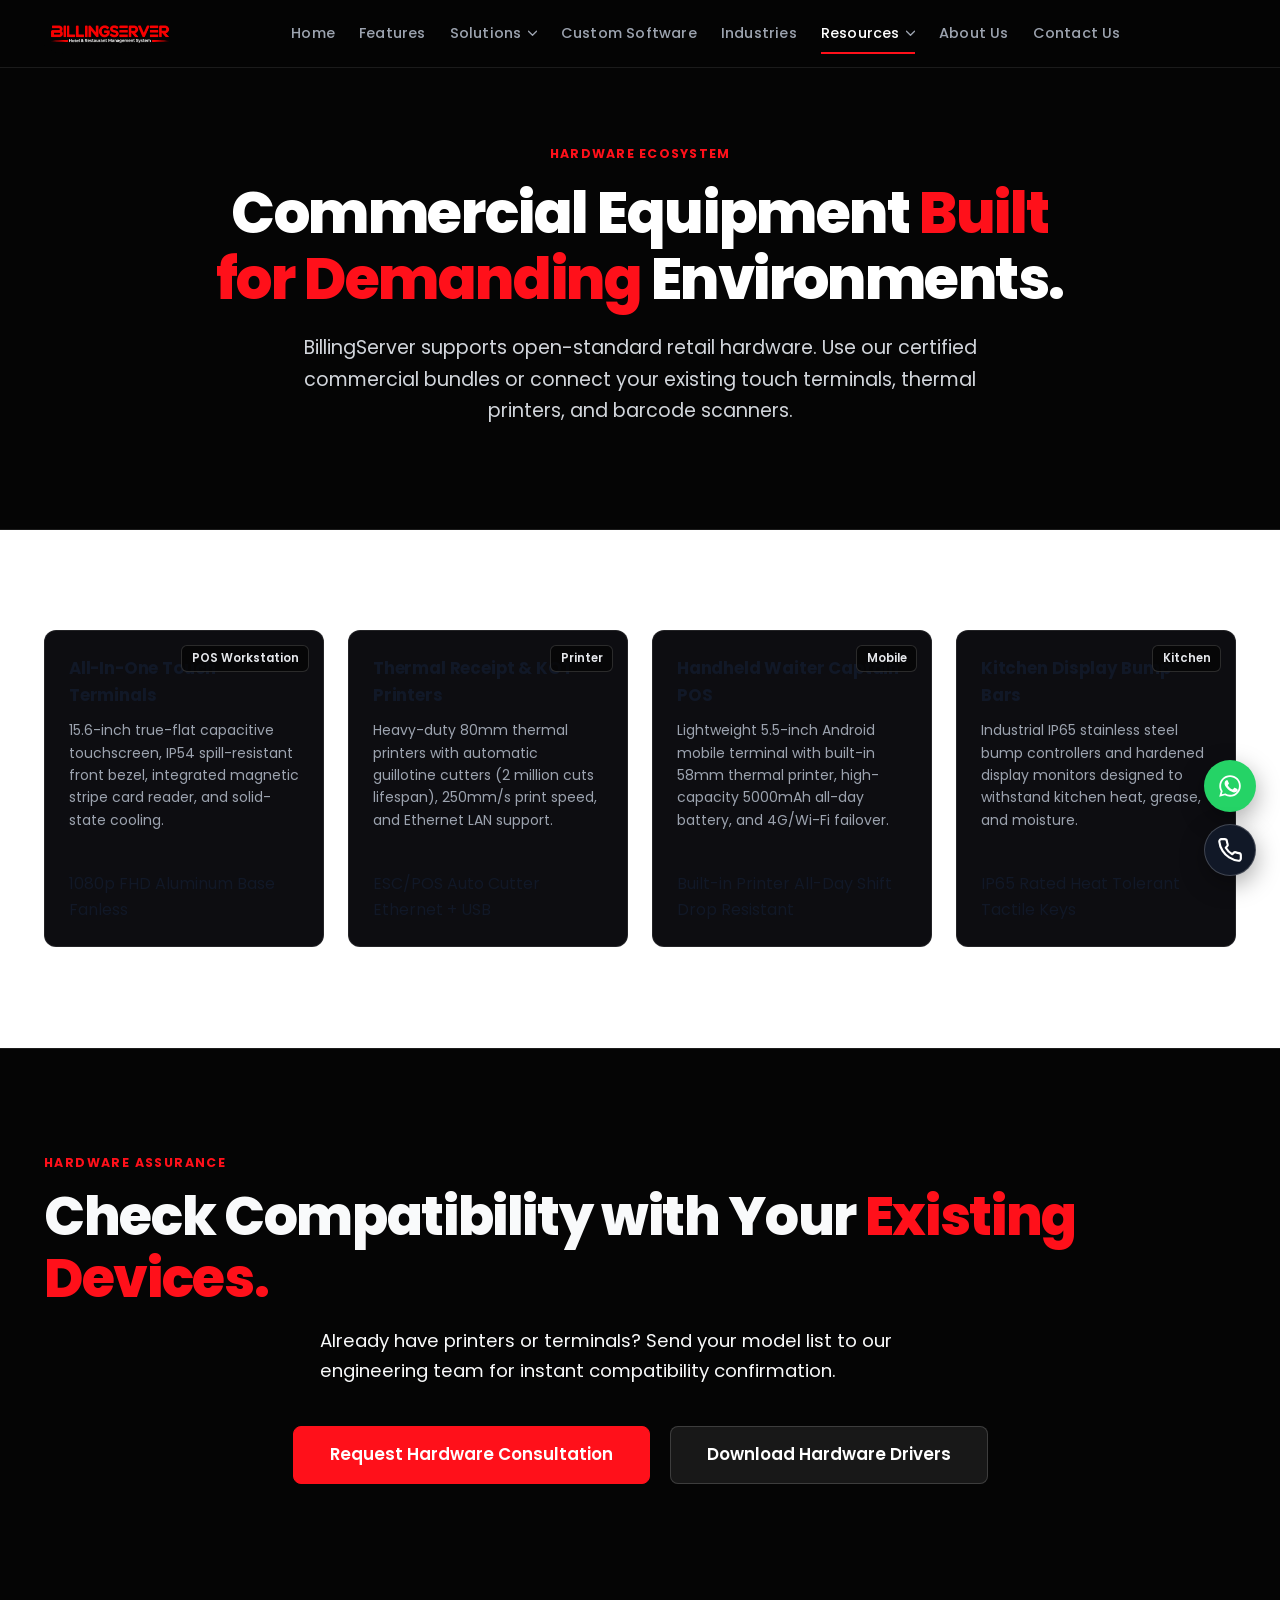
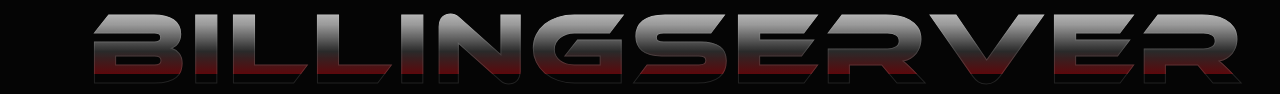
<file: hardware.html>
<!DOCTYPE html>
<html lang="en">
<head>
  <meta charset="UTF-8">
  <meta name="viewport" content="width=device-width, initial-scale=1.0">
  <title>Supported POS Hardware, Thermal Printers & KDS Screens | BillingServer</title>
  <meta name="title" content="Supported POS Hardware, Thermal Printers & KDS Screens | BillingServer">
  <meta name="description" content="Compatible hardware specifications for BillingServer: ESC/POS thermal printers, touch terminals, cash drawers, barcode scanners, and wireless KDS screens.">
  <meta name="keywords" content="pos hardware, thermal receipt printer, touch pos terminal, kds screens, esc pos printers, billingserver hardware">
  <meta name="author" content="BillingServer Technologies">
  <meta name="robots" content="index, follow, max-snippet:-1, max-image-preview:large, max-video-preview:-1">
  <link rel="canonical" href="https://billingserver.in/hardware.html">

  <!-- Open Graph / Facebook -->
  <meta property="og:type" content="website">
  <meta property="og:url" content="https://billingserver.in/hardware.html">
  <meta property="og:title" content="Supported POS Hardware, Thermal Printers & KDS Screens | BillingServer">
  <meta property="og:description" content="Compatible hardware specifications for BillingServer: ESC/POS thermal printers, touch terminals, cash drawers, barcode scanners, and wireless KDS screens.">
  <meta property="og:image" content="https://billingserver.in/assets/video-poster.jpg">
  <meta property="og:site_name" content="BillingServer">
  <meta property="og:locale" content="en_IN">

  <!-- Twitter Card -->
  <meta name="twitter:card" content="summary_large_image">
  <meta name="twitter:url" content="https://billingserver.in/hardware.html">
  <meta name="twitter:title" content="Supported POS Hardware, Thermal Printers & KDS Screens | BillingServer">
  <meta name="twitter:description" content="Compatible hardware specifications for BillingServer: ESC/POS thermal printers, touch terminals, cash drawers, barcode scanners, and wireless KDS screens.">
  <meta name="twitter:image" content="https://billingserver.in/assets/video-poster.jpg">

  <!-- Favicon -->
  <link rel="icon" type="image/png" href="assets/logo.png">
  <link rel="apple-touch-icon" href="assets/logo.png">
  <meta name="theme-color" content="#050505">

  <link rel="preconnect" href="https://fonts.googleapis.com">
  <link rel="preconnect" href="https://fonts.gstatic.com" crossorigin>
  <link href="https://fonts.googleapis.com/css2?family=Poppins:ital,wght@0,300;0,400;0,500;0,600;0,700;0,800;0,900;1,400;1,600;1,700&display=swap" rel="stylesheet">
  <link rel="stylesheet" href="style.css">

  <!-- Structured Data: BreadcrumbList -->
  <script type="application/ld+json">
  {
    "@context": "https://schema.org",
    "@type": "BreadcrumbList",
    "itemListElement": [
      {
        "@type": "ListItem",
        "position": 1,
        "name": "Home",
        "item": "https://billingserver.in/"
      },
      {
        "@type": "ListItem",
        "position": 2,
        "name": "Hardware",
        "item": "https://billingserver.in/hardware.html"
      }
    ]
  }
  </script>
</head>
<body>

  <!-- NAVIGATION BAR -->
  <header class="navbar" id="navbar">
    <div class="nav-container">
      <a href="index.html" class="brand-logo" aria-label="BillingServer Home">
        <img src="assets/logo.png" alt="BillingServer Logo" class="logo-img">
      </a>

      <!-- Primary Navigation Links -->
      <nav class="nav-links" aria-label="Primary Navigation">
        <a href="index.html" class="nav-item">Home</a>
        <a href="features.html" class="nav-item">Features</a>
        
        <!-- Solutions Dropdown -->
        <div class="nav-dropdown">
          <button class="nav-item nav-dropdown-btn" aria-haspopup="true" aria-expanded="false" type="button">
            <span>Solutions</span>
            <svg class="dropdown-arrow" viewBox="0 0 10 6" fill="currentColor">
              <path d="M0.5 1L5 5.5L9.5 1" stroke="currentColor" stroke-width="1.5" stroke-linecap="round" stroke-linejoin="round" fill="none"/>
            </svg>
          </button>
          <div class="nav-dropdown-menu">
            <a href="solutions.html#restaurant" class="dropdown-item">
              <div class="dropdown-item-title">Restaurant Management</div>
              <div class="dropdown-item-desc">High-speed billing, tables, KOT & delivery</div>
            </a>
            <a href="solutions.html#hotel" class="dropdown-item">
              <div class="dropdown-item-title">Hotel Management (PMS)</div>
              <div class="dropdown-item-desc">Front desk, room folios, housekeeping & rates</div>
            </a>
            <a href="solutions.html#cafe" class="dropdown-item">
              <div class="dropdown-item-title">Cafe & Quick Service</div>
              <div class="dropdown-item-desc">Counter sales, quick tokens & drive-thru</div>
            </a>
            <a href="solutions.html#multibranch" class="dropdown-item">
              <div class="dropdown-item-title">Multi-Branch Business</div>
              <div class="dropdown-item-desc">Central HQ, unified stock & branch reports</div>
            </a>
          </div>
        </div>

        <a href="custom-software.html" class="nav-item">Custom Software</a>
        <a href="industries.html" class="nav-item">Industries</a>

        <!-- Resources Dropdown (Active) -->
        <div class="nav-dropdown">
          <button class="nav-item nav-dropdown-btn active" aria-haspopup="true" aria-expanded="false" type="button">
            <span>Resources</span>
            <svg class="dropdown-arrow" viewBox="0 0 10 6" fill="currentColor">
              <path d="M0.5 1L5 5.5L9.5 1" stroke="currentColor" stroke-width="1.5" stroke-linecap="round" stroke-linejoin="round" fill="none"/>
            </svg>
          </button>
          <div class="nav-dropdown-menu">
            <a href="help-center.html" class="dropdown-item">
              <div class="dropdown-item-title">Help Center</div>
              <div class="dropdown-item-desc">Documentation, setup guides & FAQs</div>
            </a>
            <a href="hardware.html" class="dropdown-item">
              <div class="dropdown-item-title" style="color: var(--c-red);">Hardware</div>
              <div class="dropdown-item-desc">Touch POS terminals, printers & KDS screens</div>
            </a>
            <a href="integrations.html" class="dropdown-item">
              <div class="dropdown-item-title">Integrations</div>
              <div class="dropdown-item-desc">Payment gateways, aggregators & accounting</div>
            </a>
            <a href="download.html" class="dropdown-item">
              <div class="dropdown-item-title">Download</div>
              <div class="dropdown-item-desc">Desktop client & mobile management apps</div>
            </a>
          </div>
        </div>

        <a href="about-us.html" class="nav-item">About Us</a>
        <a href="contact-us.html" class="nav-item">Contact Us</a>
      </nav>

      <!-- Action Button & Mobile Toggle -->
      <div class="nav-cta">
        <button class="mobile-toggle" id="mobileToggle" aria-label="Toggle navigation menu">
          <span></span>
          <span></span>
          <span></span>
        </button>
      </div>
    </div>

    <!-- Mobile Navigation Drawer -->
    <div class="mobile-menu" id="mobileMenu">
      <a href="index.html" class="mobile-link">Home</a>
      <a href="features.html" class="mobile-link">Features</a>
      
      <!-- Mobile Solutions Dropdown -->
      <div class="mobile-dropdown">
        <button class="mobile-dropdown-btn" type="button">
          <span>Solutions</span>
          <svg class="dropdown-arrow" viewBox="0 0 10 6" fill="currentColor">
            <path d="M0.5 1L5 5.5L9.5 1" stroke="currentColor" stroke-width="1.5" stroke-linecap="round" stroke-linejoin="round" fill="none"/>
          </svg>
        </button>
        <div class="mobile-submenu">
          <a href="solutions.html#restaurant" class="mobile-sublink">Restaurant Management</a>
          <a href="solutions.html#hotel" class="mobile-sublink">Hotel Management (PMS)</a>
          <a href="solutions.html#cafe" class="mobile-sublink">Cafe & Quick Service</a>
          <a href="solutions.html#multibranch" class="mobile-sublink">Multi-Branch Business</a>
        </div>
      </div>

      <a href="custom-software.html" class="mobile-link">Custom Software</a>
      <a href="industries.html" class="mobile-link">Industries</a>

      <!-- Mobile Resources Dropdown (Active) -->
      <div class="mobile-dropdown open">
        <button class="mobile-dropdown-btn" type="button">
          <span style="color: var(--c-red);">Resources</span>
          <svg class="dropdown-arrow" viewBox="0 0 10 6" fill="currentColor">
            <path d="M0.5 1L5 5.5L9.5 1" stroke="currentColor" stroke-width="1.5" stroke-linecap="round" stroke-linejoin="round" fill="none"/>
          </svg>
        </button>
        <div class="mobile-submenu">
          <a href="help-center.html" class="mobile-sublink">Help Center</a>
          <a href="hardware.html" class="mobile-sublink" style="color: var(--c-red);">Hardware</a>
          <a href="integrations.html" class="mobile-sublink">Integrations</a>
          <a href="download.html" class="mobile-sublink">Download</a>
        </div>
      </div>

      <a href="about-us.html" class="mobile-link">About Us</a>
      <a href="contact-us.html" class="mobile-link">Contact Us</a>

      <div class="mobile-menu-cta" style="display: flex; flex-direction: column; gap: 0.65rem;">
        <a href="https://wa.me/919783883297?text=Hello%20BillingServer%2C%20I%20want%20to%20know%20more%20about%20the%20software." target="_blank" rel="noopener" class="btn btn-whatsapp btn-block">
          <span>WhatsApp (+91 97838 83297)</span>
        </a>
        <a href="tel:+919783883297" class="btn btn-secondary btn-block">
          <span>Call: +91 97838 83297</span>
        </a>
        <a href="contact-us.html#service-inquiry" class="btn btn-primary btn-block">Book a Demo</a>
      </div>
    </div>
  </header>

  <main>
    <!-- PAGE HERO -->
    <section class="page-hero">
      <div class="page-hero-container">
        <span class="page-hero-badge">HARDWARE ECOSYSTEM</span>
        <h1 class="page-hero-title">
          Commercial Equipment <span class="text-brand-red">Built for Demanding</span> Environments.
        </h1>
        <p class="page-hero-desc">
          BillingServer supports open-standard retail hardware. Use our certified commercial bundles or connect your existing touch terminals, thermal printers, and barcode scanners.
        </p>
      </div>
    </section>

    <!-- 4 HARDWARE PILLARS -->
    <section class="section bg-light">
      <div class="container">
        <div class="solutions-grid">
          <article class="solution-card">
            <div class="card-content">
              <span class="card-tag">POS Workstation</span>
              <h3 class="card-title text-white">All-In-One Touch Terminals</h3>
              <p class="card-description">15.6-inch true-flat capacitive touchscreen, IP54 spill-resistant front bezel, integrated magnetic stripe card reader, and solid-state cooling.</p>
              <div class="industry-meta" style="margin-top: 1rem;">
                <span class="meta-tag">1080p FHD</span>
                <span class="meta-tag">Aluminum Base</span>
                <span class="meta-tag">Fanless</span>
              </div>
            </div>
          </article>

          <article class="solution-card">
            <div class="card-content">
              <span class="card-tag">Printer</span>
              <h3 class="card-title text-white">Thermal Receipt & KOT Printers</h3>
              <p class="card-description">Heavy-duty 80mm thermal printers with automatic guillotine cutters (2 million cuts lifespan), 250mm/s print speed, and Ethernet LAN support.</p>
              <div class="industry-meta" style="margin-top: 1rem;">
                <span class="meta-tag">ESC/POS</span>
                <span class="meta-tag">Auto Cutter</span>
                <span class="meta-tag">Ethernet + USB</span>
              </div>
            </div>
          </article>

          <article class="solution-card">
            <div class="card-content">
              <span class="card-tag">Mobile</span>
              <h3 class="card-title text-white">Handheld Waiter Captain POS</h3>
              <p class="card-description">Lightweight 5.5-inch Android mobile terminal with built-in 58mm thermal printer, high-capacity 5000mAh all-day battery, and 4G/Wi-Fi failover.</p>
              <div class="industry-meta" style="margin-top: 1rem;">
                <span class="meta-tag">Built-in Printer</span>
                <span class="meta-tag">All-Day Shift</span>
                <span class="meta-tag">Drop Resistant</span>
              </div>
            </div>
          </article>

          <article class="solution-card">
            <div class="card-content">
              <span class="card-tag">Kitchen</span>
              <h3 class="card-title text-white">Kitchen Display Bump Bars</h3>
              <p class="card-description">Industrial IP65 stainless steel bump controllers and hardened display monitors designed to withstand kitchen heat, grease, and moisture.</p>
              <div class="industry-meta" style="margin-top: 1rem;">
                <span class="meta-tag">IP65 Rated</span>
                <span class="meta-tag">Heat Tolerant</span>
                <span class="meta-tag">Tactile Keys</span>
              </div>
            </div>
          </article>
        </div>
      </div>
    </section>

    <!-- SECTION: FINAL CTA -->
    <section class="section bg-dark-cta">
      <div class="container text-center">
        <div class="section-label text-red">HARDWARE ASSURANCE</div>
        <h2 class="cta-heading text-white">
          Check Compatibility with Your <span class="text-brand-red">Existing Devices.</span>
        </h2>
        <p class="cta-subheading text-muted">
          Already have printers or terminals? Send your model list to our engineering team for instant compatibility confirmation.
        </p>
        <div class="cta-actions">
          <a href="contact-us.html#service-inquiry" class="btn btn-primary btn-lg">
            <span>Request Hardware Consultation</span>
          </a>
          <a href="download.html" class="btn btn-secondary btn-lg">
            <span>Download Hardware Drivers</span>
          </a>
        </div>
      </div>
    </section>
  </main>

  <!-- GRAND BRAND WATERMARK OUTRO -->
  <section class="brand-outro-section" id="brandOutro" aria-label="BillingServer Display Stamp">
    <div class="brand-outro-container">
      <div class="brand-outro-watermark" id="brandWatermark">
        <span class="brand-char" style="--char-index: 0">B</span><span class="brand-char" style="--char-index: 1">I</span><span class="brand-char" style="--char-index: 2">L</span><span class="brand-char" style="--char-index: 3">L</span><span class="brand-char" style="--char-index: 4">I</span><span class="brand-char" style="--char-index: 5">N</span><span class="brand-char" style="--char-index: 6">G</span><span class="brand-char" style="--char-index: 7">S</span><span class="brand-char" style="--char-index: 8">E</span><span class="brand-char" style="--char-index: 9">R</span><span class="brand-char" style="--char-index: 10">V</span><span class="brand-char" style="--char-index: 11">E</span><span class="brand-char" style="--char-index: 12">R</span>
      </div>
    </div>
  </section>

    <!-- Floating Contact Buttons (WhatsApp & Direct Call) -->
  <div class="floating-contact-wrap" aria-label="Direct Support Contacts">
    <a href="https://wa.me/919783883297?text=Hello%20BillingServer%2C%20I%20want%20to%20know%20more%20about%20the%20software." target="_blank" rel="noopener" class="floating-btn floating-whatsapp" title="Chat on WhatsApp" aria-label="Chat on WhatsApp">
      <span class="floating-tooltip">WhatsApp: +91 97838 83297</span>
      <svg viewBox="0 0 24 24" fill="currentColor">
        <path d="M12.04 2C6.58 2 2.13 6.45 2.13 11.91C2.13 13.66 2.59 15.36 3.45 16.86L2.05 22L7.3 20.62C8.75 21.41 10.38 21.83 12.04 21.83C17.5 21.83 21.95 17.38 21.95 11.92C21.95 9.27 20.92 6.78 19.05 4.91C17.18 3.03 14.69 2 12.04 2ZM12.05 3.67C14.25 3.67 16.31 4.53 17.87 6.09C19.42 7.65 20.28 9.72 20.28 11.92C20.28 16.46 16.58 20.15 12.04 20.15C10.56 20.15 9.11 19.76 7.85 19.01L7.55 18.83L4.43 19.65L5.26 16.61L5.06 16.29C4.24 14.99 3.8 13.47 3.8 11.91C3.81 7.37 7.5 3.67 12.05 3.67ZM8.84 6.73C8.64 6.73 8.32 6.81 8.04 7.11C7.77 7.41 7 8.13 7 9.58C7 11.04 8.06 12.44 8.21 12.64C8.36 12.84 10.3 15.83 13.26 17.12C13.97 17.42 14.52 17.61 14.96 17.75C15.67 17.97 16.32 17.94 16.83 17.87C17.4 17.78 18.59 17.15 18.84 16.44C19.09 15.74 19.09 15.13 19.01 15.01C18.94 14.88 18.74 14.81 18.44 14.66C18.14 14.51 16.67 13.79 16.39 13.69C16.12 13.59 15.92 13.54 15.72 13.84C15.52 14.14 14.94 14.81 14.77 15.01C14.59 15.21 14.42 15.23 14.12 15.08C13.82 14.94 12.87 14.62 11.73 13.61C10.85 12.83 10.25 11.86 10.08 11.56C9.9 11.26 10.06 11.1 10.21 10.95C10.35 10.82 10.52 10.6 10.67 10.42C10.82 10.25 10.87 10.12 10.97 9.92C11.07 9.73 11.02 9.55 10.95 9.4C10.87 9.25 10.27 7.78 10.02 7.18C9.78 6.6 9.54 6.68 9.35 6.67C9.18 6.66 8.98 6.66 8.78 6.66L8.84 6.73Z"/>
      </svg>
    </a>
    <a href="tel:+919783883297" class="floating-btn floating-phone" title="Call Us" aria-label="Call +91 97838 83297">
      <span class="floating-tooltip">Call: +91 97838 83297</span>
      <svg viewBox="0 0 24 24" fill="none" stroke="currentColor" stroke-width="2" stroke-linecap="round" stroke-linejoin="round">
        <path d="M22 16.92v3a2 2 0 0 1-2.18 2 19.79 19.79 0 0 1-8.63-3.07 19.5 19.5 0 0 1-6-6 19.79 19.79 0 0 1-3.07-8.67A2 2 0 0 1 4.11 2h3a2 2 0 0 1 2 1.72 12.84 12.84 0 0 0 .7 2.81 2 2 0 0 1-.45 2.11L8.09 9.91a16 16 0 0 0 6 6l1.27-1.27a2 2 0 0 1 2.11-.45 12.84 12.84 0 0 0 2.81.7A2 2 0 0 1 22 16.92z"></path>
      </svg>
    </a>
  </div>

  <script src="script.js"></script>
</body>
</html>
</file>
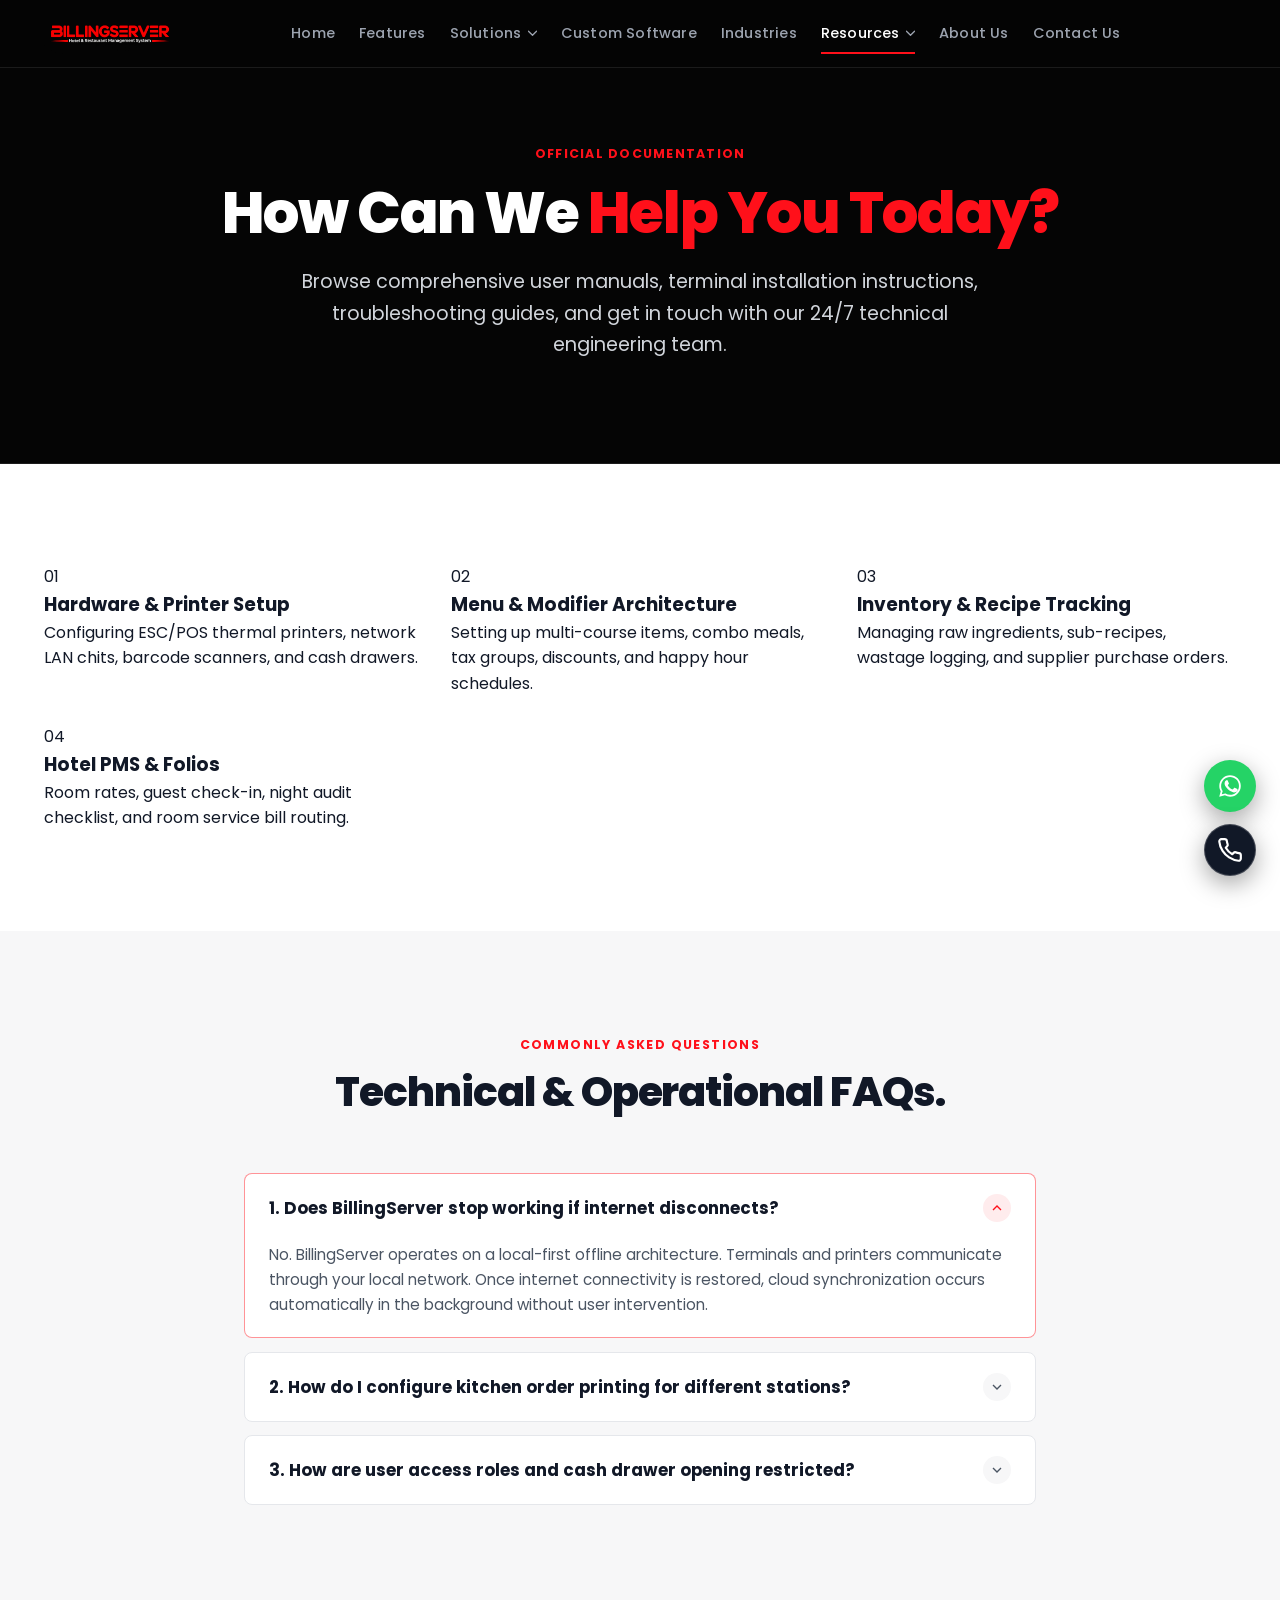
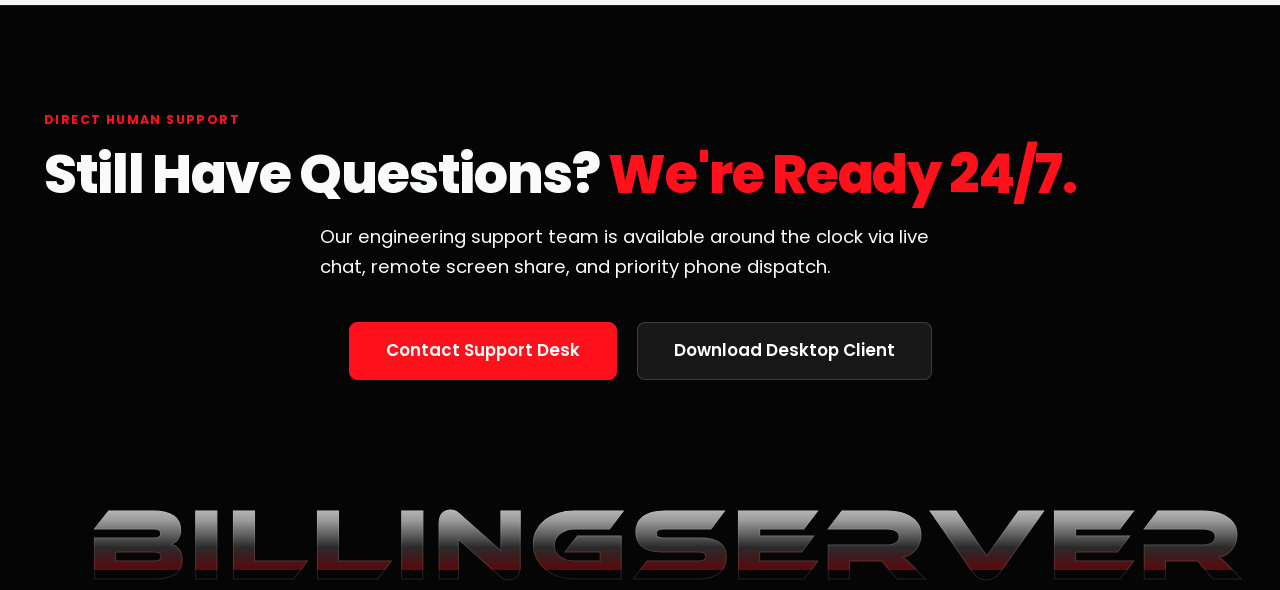
<file: help-center.html>
<!DOCTYPE html>
<html lang="en">
<head>
  <meta charset="UTF-8">
  <meta name="viewport" content="width=device-width, initial-scale=1.0">
  <title>Help Center, Documentation & Technical Guides | BillingServer</title>
  <meta name="title" content="Help Center, Documentation & Technical Guides | BillingServer">
  <meta name="description" content="Comprehensive setup guides, printer configuration manuals, menu management tutorials, and 24/7 technical support for BillingServer operators.">
  <meta name="keywords" content="pos help center, billing software manual, printer setup guide, hotel pms documentation, billingserver support">
  <meta name="author" content="BillingServer Technologies">
  <meta name="robots" content="index, follow, max-snippet:-1, max-image-preview:large, max-video-preview:-1">
  <link rel="canonical" href="https://billingserver.in/help-center.html">

  <!-- Open Graph / Facebook -->
  <meta property="og:type" content="website">
  <meta property="og:url" content="https://billingserver.in/help-center.html">
  <meta property="og:title" content="Help Center, Documentation & Technical Guides | BillingServer">
  <meta property="og:description" content="Comprehensive setup guides, printer configuration manuals, menu management tutorials, and 24/7 technical support for BillingServer operators.">
  <meta property="og:image" content="https://billingserver.in/assets/video-poster.jpg">
  <meta property="og:site_name" content="BillingServer">
  <meta property="og:locale" content="en_IN">

  <!-- Twitter Card -->
  <meta name="twitter:card" content="summary_large_image">
  <meta name="twitter:url" content="https://billingserver.in/help-center.html">
  <meta name="twitter:title" content="Help Center, Documentation & Technical Guides | BillingServer">
  <meta name="twitter:description" content="Comprehensive setup guides, printer configuration manuals, menu management tutorials, and 24/7 technical support for BillingServer operators.">
  <meta name="twitter:image" content="https://billingserver.in/assets/video-poster.jpg">

  <!-- Favicon -->
  <link rel="icon" type="image/png" href="assets/logo.png">
  <link rel="apple-touch-icon" href="assets/logo.png">
  <meta name="theme-color" content="#050505">

  <link rel="preconnect" href="https://fonts.googleapis.com">
  <link rel="preconnect" href="https://fonts.gstatic.com" crossorigin>
  <link href="https://fonts.googleapis.com/css2?family=Poppins:ital,wght@0,300;0,400;0,500;0,600;0,700;0,800;0,900;1,400;1,600;1,700&display=swap" rel="stylesheet">
  <link rel="stylesheet" href="style.css">

  <!-- Structured Data: BreadcrumbList -->
  <script type="application/ld+json">
  {
    "@context": "https://schema.org",
    "@type": "BreadcrumbList",
    "itemListElement": [
      {
        "@type": "ListItem",
        "position": 1,
        "name": "Home",
        "item": "https://billingserver.in/"
      },
      {
        "@type": "ListItem",
        "position": 2,
        "name": "Help Center",
        "item": "https://billingserver.in/help-center.html"
      }
    ]
  }
  </script>
</head>
<body>

  <!-- NAVIGATION BAR -->
  <header class="navbar" id="navbar">
    <div class="nav-container">
      <a href="index.html" class="brand-logo" aria-label="BillingServer Home">
        <img src="assets/logo.png" alt="BillingServer Logo" class="logo-img">
      </a>

      <!-- Primary Navigation Links -->
      <nav class="nav-links" aria-label="Primary Navigation">
        <a href="index.html" class="nav-item">Home</a>
        <a href="features.html" class="nav-item">Features</a>
        
        <!-- Solutions Dropdown -->
        <div class="nav-dropdown">
          <button class="nav-item nav-dropdown-btn" aria-haspopup="true" aria-expanded="false" type="button">
            <span>Solutions</span>
            <svg class="dropdown-arrow" viewBox="0 0 10 6" fill="currentColor">
              <path d="M0.5 1L5 5.5L9.5 1" stroke="currentColor" stroke-width="1.5" stroke-linecap="round" stroke-linejoin="round" fill="none"/>
            </svg>
          </button>
          <div class="nav-dropdown-menu">
            <a href="solutions.html#restaurant" class="dropdown-item">
              <div class="dropdown-item-title">Restaurant Management</div>
              <div class="dropdown-item-desc">High-speed billing, tables, KOT & delivery</div>
            </a>
            <a href="solutions.html#hotel" class="dropdown-item">
              <div class="dropdown-item-title">Hotel Management (PMS)</div>
              <div class="dropdown-item-desc">Front desk, room folios, housekeeping & rates</div>
            </a>
            <a href="solutions.html#cafe" class="dropdown-item">
              <div class="dropdown-item-title">Cafe & Quick Service</div>
              <div class="dropdown-item-desc">Counter sales, quick tokens & drive-thru</div>
            </a>
            <a href="solutions.html#multibranch" class="dropdown-item">
              <div class="dropdown-item-title">Multi-Branch Business</div>
              <div class="dropdown-item-desc">Central HQ, unified stock & branch reports</div>
            </a>
          </div>
        </div>

        <a href="custom-software.html" class="nav-item">Custom Software</a>
        <a href="industries.html" class="nav-item">Industries</a>

        <!-- Resources Dropdown (Active) -->
        <div class="nav-dropdown">
          <button class="nav-item nav-dropdown-btn active" aria-haspopup="true" aria-expanded="false" type="button">
            <span>Resources</span>
            <svg class="dropdown-arrow" viewBox="0 0 10 6" fill="currentColor">
              <path d="M0.5 1L5 5.5L9.5 1" stroke="currentColor" stroke-width="1.5" stroke-linecap="round" stroke-linejoin="round" fill="none"/>
            </svg>
          </button>
          <div class="nav-dropdown-menu">
            <a href="help-center.html" class="dropdown-item">
              <div class="dropdown-item-title" style="color: var(--c-red);">Help Center</div>
              <div class="dropdown-item-desc">Documentation, setup guides & FAQs</div>
            </a>
            <a href="hardware.html" class="dropdown-item">
              <div class="dropdown-item-title">Hardware</div>
              <div class="dropdown-item-desc">Touch POS terminals, printers & KDS screens</div>
            </a>
            <a href="integrations.html" class="dropdown-item">
              <div class="dropdown-item-title">Integrations</div>
              <div class="dropdown-item-desc">Payment gateways, aggregators & accounting</div>
            </a>
            <a href="download.html" class="dropdown-item">
              <div class="dropdown-item-title">Download</div>
              <div class="dropdown-item-desc">Desktop client & mobile management apps</div>
            </a>
          </div>
        </div>

        <a href="about-us.html" class="nav-item">About Us</a>
        <a href="contact-us.html" class="nav-item">Contact Us</a>
      </nav>

      <!-- Action Button & Mobile Toggle -->
      <div class="nav-cta">
        <button class="mobile-toggle" id="mobileToggle" aria-label="Toggle navigation menu">
          <span></span>
          <span></span>
          <span></span>
        </button>
      </div>
    </div>

    <!-- Mobile Navigation Drawer -->
    <div class="mobile-menu" id="mobileMenu">
      <a href="index.html" class="mobile-link">Home</a>
      <a href="features.html" class="mobile-link">Features</a>
      
      <!-- Mobile Solutions Dropdown -->
      <div class="mobile-dropdown">
        <button class="mobile-dropdown-btn" type="button">
          <span>Solutions</span>
          <svg class="dropdown-arrow" viewBox="0 0 10 6" fill="currentColor">
            <path d="M0.5 1L5 5.5L9.5 1" stroke="currentColor" stroke-width="1.5" stroke-linecap="round" stroke-linejoin="round" fill="none"/>
          </svg>
        </button>
        <div class="mobile-submenu">
          <a href="solutions.html#restaurant" class="mobile-sublink">Restaurant Management</a>
          <a href="solutions.html#hotel" class="mobile-sublink">Hotel Management (PMS)</a>
          <a href="solutions.html#cafe" class="mobile-sublink">Cafe & Quick Service</a>
          <a href="solutions.html#multibranch" class="mobile-sublink">Multi-Branch Business</a>
        </div>
      </div>

      <a href="custom-software.html" class="mobile-link">Custom Software</a>
      <a href="industries.html" class="mobile-link">Industries</a>

      <!-- Mobile Resources Dropdown (Active) -->
      <div class="mobile-dropdown open">
        <button class="mobile-dropdown-btn" type="button">
          <span style="color: var(--c-red);">Resources</span>
          <svg class="dropdown-arrow" viewBox="0 0 10 6" fill="currentColor">
            <path d="M0.5 1L5 5.5L9.5 1" stroke="currentColor" stroke-width="1.5" stroke-linecap="round" stroke-linejoin="round" fill="none"/>
          </svg>
        </button>
        <div class="mobile-submenu">
          <a href="help-center.html" class="mobile-sublink" style="color: var(--c-red);">Help Center</a>
          <a href="hardware.html" class="mobile-sublink">Hardware</a>
          <a href="integrations.html" class="mobile-sublink">Integrations</a>
          <a href="download.html" class="mobile-sublink">Download</a>
        </div>
      </div>

      <a href="about-us.html" class="mobile-link">About Us</a>
      <a href="contact-us.html" class="mobile-link">Contact Us</a>

      <div class="mobile-menu-cta" style="display: flex; flex-direction: column; gap: 0.65rem;">
        <a href="https://wa.me/919783883297?text=Hello%20BillingServer%2C%20I%20want%20to%20know%20more%20about%20the%20software." target="_blank" rel="noopener" class="btn btn-whatsapp btn-block">
          <span>WhatsApp (+91 97838 83297)</span>
        </a>
        <a href="tel:+919783883297" class="btn btn-secondary btn-block">
          <span>Call: +91 97838 83297</span>
        </a>
        <a href="contact-us.html#service-inquiry" class="btn btn-primary btn-block">Book a Demo</a>
      </div>
    </div>
  </header>

  <main>
    <!-- PAGE HERO -->
    <section class="page-hero">
      <div class="page-hero-container">
        <span class="page-hero-badge">OFFICIAL DOCUMENTATION</span>
        <h1 class="page-hero-title">
          How Can We <span class="text-brand-red">Help You Today?</span>
        </h1>
        <p class="page-hero-desc">
          Browse comprehensive user manuals, terminal installation instructions, troubleshooting guides, and get in touch with our 24/7 technical engineering team.
        </p>
      </div>
    </section>

    <!-- 4 HELP TOPICS -->
    <section class="section bg-light">
      <div class="container">
        <div class="advantage-grid">
          <div class="advantage-card">
            <div class="advantage-num">01</div>
            <h3 class="advantage-title">Hardware & Printer Setup</h3>
            <p class="advantage-desc">Configuring ESC/POS thermal printers, network LAN chits, barcode scanners, and cash drawers.</p>
          </div>
          <div class="advantage-card">
            <div class="advantage-num">02</div>
            <h3 class="advantage-title">Menu & Modifier Architecture</h3>
            <p class="advantage-desc">Setting up multi-course items, combo meals, tax groups, discounts, and happy hour schedules.</p>
          </div>
          <div class="advantage-card">
            <div class="advantage-num">03</div>
            <h3 class="advantage-title">Inventory & Recipe Tracking</h3>
            <p class="advantage-desc">Managing raw ingredients, sub-recipes, wastage logging, and supplier purchase orders.</p>
          </div>
          <div class="advantage-card">
            <div class="advantage-num">04</div>
            <h3 class="advantage-title">Hotel PMS & Folios</h3>
            <p class="advantage-desc">Room rates, guest check-in, night audit checklist, and room service bill routing.</p>
          </div>
        </div>
      </div>
    </section>

    <!-- SECTION: FREQUENTLY ASKED QUESTIONS -->
    <section class="section bg-neutral">
      <div class="container-narrow">
        <div class="section-header-center">
          <div class="section-label">COMMONLY ASKED QUESTIONS</div>
          <h2 class="section-heading text-dark">Technical & Operational FAQs.</h2>
        </div>

        <div class="accordion-list">
          <div class="accordion-item active">
            <button class="accordion-header" aria-expanded="true">
              <span class="accordion-question">1. Does BillingServer stop working if internet disconnects?</span>
              <span class="accordion-icon"><svg viewBox="0 0 24 24" fill="none" stroke="currentColor" stroke-width="2"><polyline points="6 9 12 15 18 9"></polyline></svg></span>
            </button>
            <div class="accordion-body">
              <p>No. BillingServer operates on a local-first offline architecture. Terminals and printers communicate through your local network. Once internet connectivity is restored, cloud synchronization occurs automatically in the background without user intervention.</p>
            </div>
          </div>

          <div class="accordion-item">
            <button class="accordion-header" aria-expanded="false">
              <span class="accordion-question">2. How do I configure kitchen order printing for different stations?</span>
              <span class="accordion-icon"><svg viewBox="0 0 24 24" fill="none" stroke="currentColor" stroke-width="2"><polyline points="6 9 12 15 18 9"></polyline></svg></span>
            </button>
            <div class="accordion-body">
              <p>Under Settings > Hardware Routing, map specific category tags (e.g. 'Bar' or 'Tandoor') to their respective static IP printer or Kitchen Display screen. Bills punched on any terminal route chits to the appropriate physical location instantaneously.</p>
            </div>
          </div>

          <div class="accordion-item">
            <button class="accordion-header" aria-expanded="false">
              <span class="accordion-question">3. How are user access roles and cash drawer opening restricted?</span>
              <span class="accordion-icon"><svg viewBox="0 0 24 24" fill="none" stroke="currentColor" stroke-width="2"><polyline points="6 9 12 15 18 9"></polyline></svg></span>
            </button>
            <div class="accordion-body">
              <p>BillingServer features role-based access control (RBAC). You can define whether staff can void items, apply discounts, or open cash drawers without mandatory manager PIN approval. Every sensitive event is logged to the tamper-proof audit trail.</p>
            </div>
          </div>
        </div>
      </div>
    </section>

    <!-- SECTION: FINAL CTA -->
    <section class="section bg-dark-cta">
      <div class="container text-center">
        <div class="section-label text-red">DIRECT HUMAN SUPPORT</div>
        <h2 class="cta-heading text-white">
          Still Have Questions? <span class="text-brand-red">We're Ready 24/7.</span>
        </h2>
        <p class="cta-subheading text-muted">
          Our engineering support team is available around the clock via live chat, remote screen share, and priority phone dispatch.
        </p>
        <div class="cta-actions">
          <a href="contact-us.html#service-inquiry" class="btn btn-primary btn-lg">
            <span>Contact Support Desk</span>
          </a>
          <a href="download.html" class="btn btn-secondary btn-lg">
            <span>Download Desktop Client</span>
          </a>
        </div>
      </div>
    </section>
  </main>

  <!-- GRAND BRAND WATERMARK OUTRO -->
  <section class="brand-outro-section" id="brandOutro" aria-label="BillingServer Display Stamp">
    <div class="brand-outro-container">
      <div class="brand-outro-watermark" id="brandWatermark">
        <span class="brand-char" style="--char-index: 0">B</span><span class="brand-char" style="--char-index: 1">I</span><span class="brand-char" style="--char-index: 2">L</span><span class="brand-char" style="--char-index: 3">L</span><span class="brand-char" style="--char-index: 4">I</span><span class="brand-char" style="--char-index: 5">N</span><span class="brand-char" style="--char-index: 6">G</span><span class="brand-char" style="--char-index: 7">S</span><span class="brand-char" style="--char-index: 8">E</span><span class="brand-char" style="--char-index: 9">R</span><span class="brand-char" style="--char-index: 10">V</span><span class="brand-char" style="--char-index: 11">E</span><span class="brand-char" style="--char-index: 12">R</span>
      </div>
    </div>
  </section>

    <!-- Floating Contact Buttons (WhatsApp & Direct Call) -->
  <div class="floating-contact-wrap" aria-label="Direct Support Contacts">
    <a href="https://wa.me/919783883297?text=Hello%20BillingServer%2C%20I%20want%20to%20know%20more%20about%20the%20software." target="_blank" rel="noopener" class="floating-btn floating-whatsapp" title="Chat on WhatsApp" aria-label="Chat on WhatsApp">
      <span class="floating-tooltip">WhatsApp: +91 97838 83297</span>
      <svg viewBox="0 0 24 24" fill="currentColor">
        <path d="M12.04 2C6.58 2 2.13 6.45 2.13 11.91C2.13 13.66 2.59 15.36 3.45 16.86L2.05 22L7.3 20.62C8.75 21.41 10.38 21.83 12.04 21.83C17.5 21.83 21.95 17.38 21.95 11.92C21.95 9.27 20.92 6.78 19.05 4.91C17.18 3.03 14.69 2 12.04 2ZM12.05 3.67C14.25 3.67 16.31 4.53 17.87 6.09C19.42 7.65 20.28 9.72 20.28 11.92C20.28 16.46 16.58 20.15 12.04 20.15C10.56 20.15 9.11 19.76 7.85 19.01L7.55 18.83L4.43 19.65L5.26 16.61L5.06 16.29C4.24 14.99 3.8 13.47 3.8 11.91C3.81 7.37 7.5 3.67 12.05 3.67ZM8.84 6.73C8.64 6.73 8.32 6.81 8.04 7.11C7.77 7.41 7 8.13 7 9.58C7 11.04 8.06 12.44 8.21 12.64C8.36 12.84 10.3 15.83 13.26 17.12C13.97 17.42 14.52 17.61 14.96 17.75C15.67 17.97 16.32 17.94 16.83 17.87C17.4 17.78 18.59 17.15 18.84 16.44C19.09 15.74 19.09 15.13 19.01 15.01C18.94 14.88 18.74 14.81 18.44 14.66C18.14 14.51 16.67 13.79 16.39 13.69C16.12 13.59 15.92 13.54 15.72 13.84C15.52 14.14 14.94 14.81 14.77 15.01C14.59 15.21 14.42 15.23 14.12 15.08C13.82 14.94 12.87 14.62 11.73 13.61C10.85 12.83 10.25 11.86 10.08 11.56C9.9 11.26 10.06 11.1 10.21 10.95C10.35 10.82 10.52 10.6 10.67 10.42C10.82 10.25 10.87 10.12 10.97 9.92C11.07 9.73 11.02 9.55 10.95 9.4C10.87 9.25 10.27 7.78 10.02 7.18C9.78 6.6 9.54 6.68 9.35 6.67C9.18 6.66 8.98 6.66 8.78 6.66L8.84 6.73Z"/>
      </svg>
    </a>
    <a href="tel:+919783883297" class="floating-btn floating-phone" title="Call Us" aria-label="Call +91 97838 83297">
      <span class="floating-tooltip">Call: +91 97838 83297</span>
      <svg viewBox="0 0 24 24" fill="none" stroke="currentColor" stroke-width="2" stroke-linecap="round" stroke-linejoin="round">
        <path d="M22 16.92v3a2 2 0 0 1-2.18 2 19.79 19.79 0 0 1-8.63-3.07 19.5 19.5 0 0 1-6-6 19.79 19.79 0 0 1-3.07-8.67A2 2 0 0 1 4.11 2h3a2 2 0 0 1 2 1.72 12.84 12.84 0 0 0 .7 2.81 2 2 0 0 1-.45 2.11L8.09 9.91a16 16 0 0 0 6 6l1.27-1.27a2 2 0 0 1 2.11-.45 12.84 12.84 0 0 0 2.81.7A2 2 0 0 1 22 16.92z"></path>
      </svg>
    </a>
  </div>

  <script src="script.js"></script>
</body>
</html>
</file>
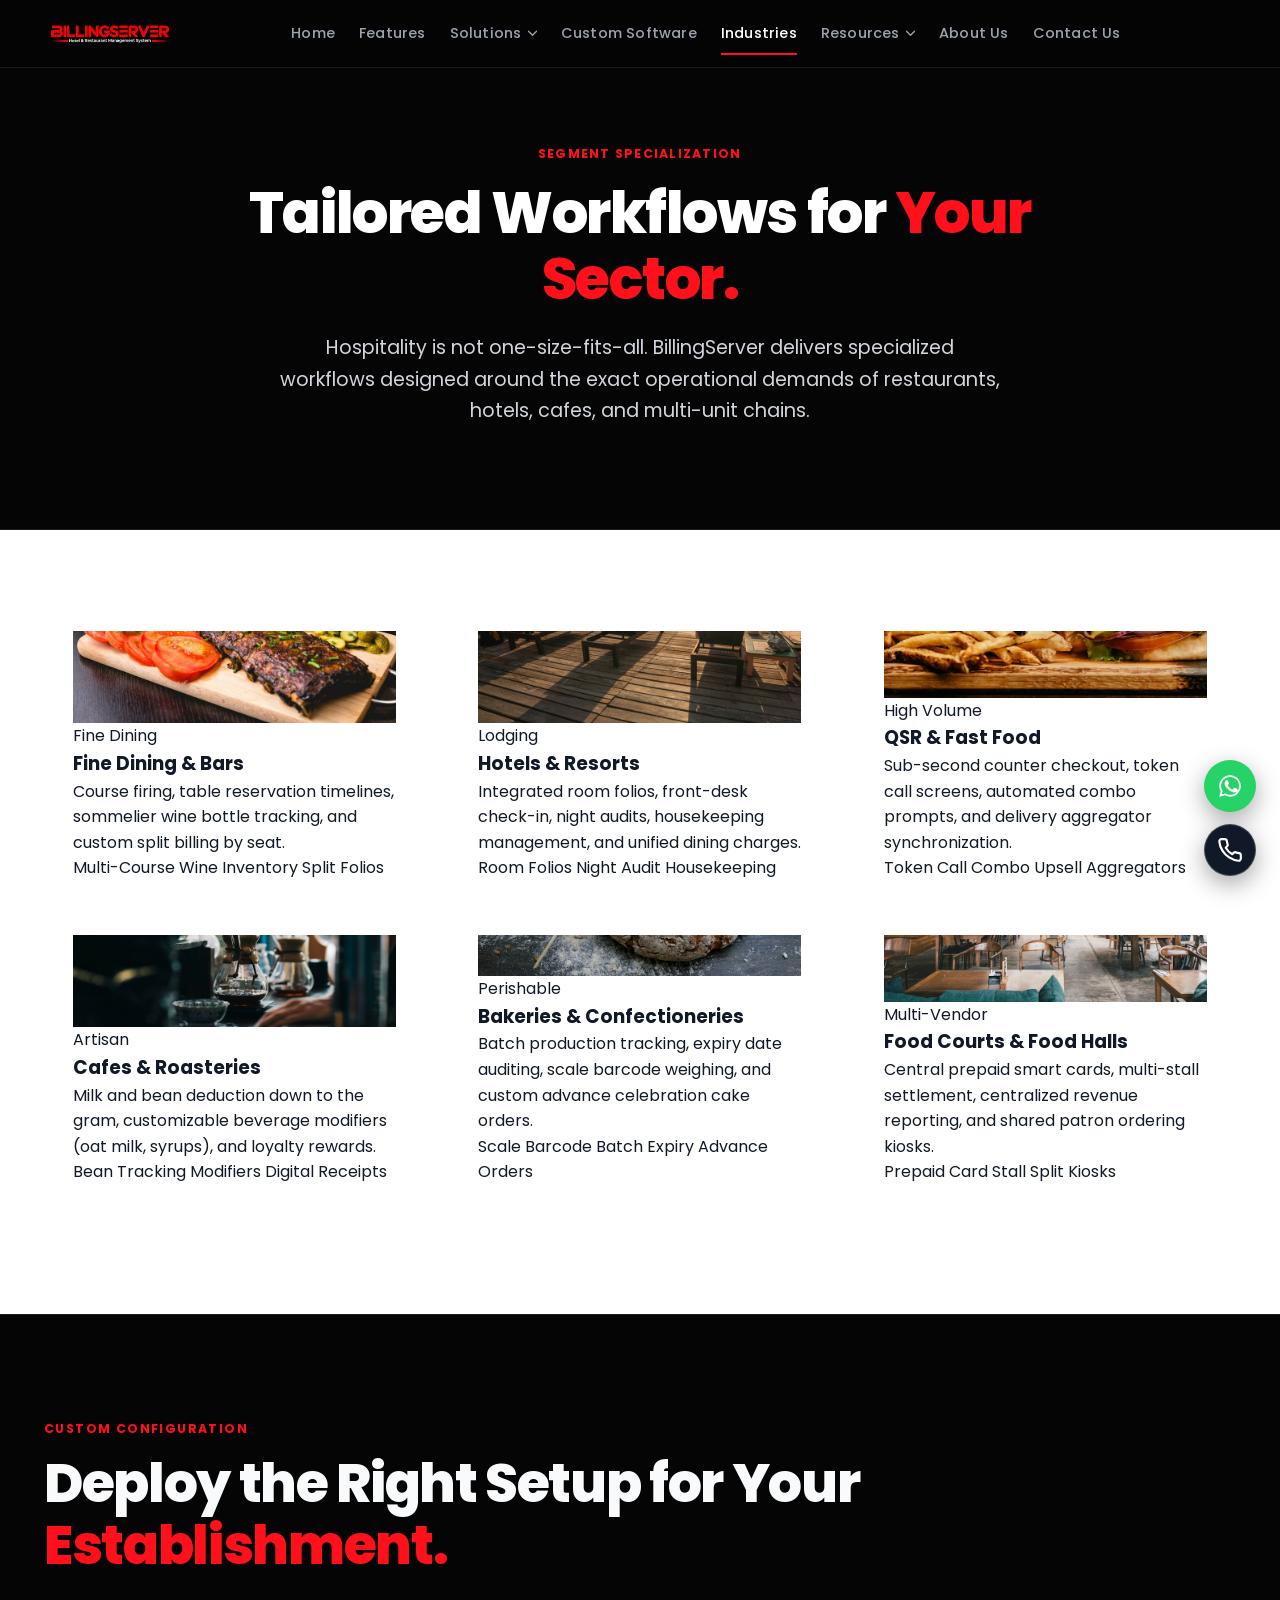
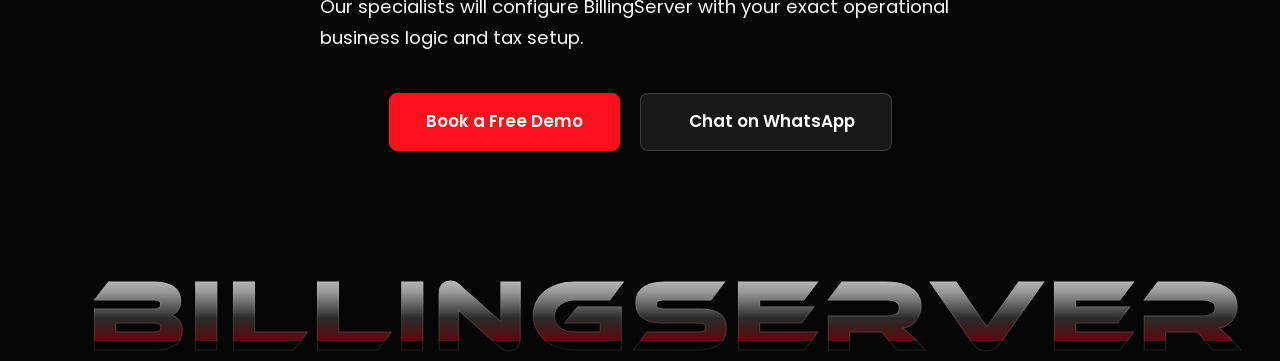
<file: industries.html>
<!DOCTYPE html>
<html lang="en">
<head>
  <meta charset="UTF-8">
  <meta name="viewport" content="width=device-width, initial-scale=1.0">
  <title>Industries — POS Software for Restaurants, Hotels, Cafes & Bakeries | BillingServer</title>
  <meta name="title" content="Industries — POS Software for Restaurants, Hotels, Cafes & Bakeries | BillingServer">
  <meta name="description" content="Discover how BillingServer powers fine dining, boutique hotels, cafes, bakeries, quick service, and food courts with tailored industry workflows.">
  <meta name="keywords" content="restaurant pos, hotel billing software, bakery pos system, cafe management software, food court pos system, qsr pos software, billingserver">
  <meta name="author" content="BillingServer Technologies">
  <meta name="robots" content="index, follow, max-snippet:-1, max-image-preview:large, max-video-preview:-1">
  <link rel="canonical" href="https://billingserver.in/industries.html">

  <!-- Open Graph / Facebook -->
  <meta property="og:type" content="website">
  <meta property="og:url" content="https://billingserver.in/industries.html">
  <meta property="og:title" content="Industries — POS Software for Restaurants, Hotels, Cafes & Bakeries | BillingServer">
  <meta property="og:description" content="Discover how BillingServer powers fine dining, boutique hotels, cafes, bakeries, quick service, and food courts with tailored industry workflows.">
  <meta property="og:image" content="https://billingserver.in/assets/images/ind-restaurants.jpg">
  <meta property="og:site_name" content="BillingServer">
  <meta property="og:locale" content="en_IN">

  <!-- Twitter Card -->
  <meta name="twitter:card" content="summary_large_image">
  <meta name="twitter:url" content="https://billingserver.in/industries.html">
  <meta name="twitter:title" content="Industries — POS Software for Hospitality | BillingServer">
  <meta name="twitter:description" content="Customized workflows for fine dining, boutique hotels, cafes, bakeries, and food courts.">
  <meta name="twitter:image" content="https://billingserver.in/assets/images/ind-restaurants.jpg">

  <!-- Favicon -->
  <link rel="icon" type="image/png" href="assets/logo.png">
  <link rel="apple-touch-icon" href="assets/logo.png">
  <meta name="theme-color" content="#050505">

  <link rel="preconnect" href="https://fonts.googleapis.com">
  <link rel="preconnect" href="https://fonts.gstatic.com" crossorigin>
  <link href="https://fonts.googleapis.com/css2?family=Poppins:ital,wght@0,300;0,400;0,500;0,600;0,700;0,800;0,900;1,400;1,600;1,700&display=swap" rel="stylesheet">
  <link rel="stylesheet" href="style.css">

  <!-- Structured Data: BreadcrumbList -->
  <script type="application/ld+json">
  {
    "@context": "https://schema.org",
    "@type": "BreadcrumbList",
    "itemListElement": [
      {
        "@type": "ListItem",
        "position": 1,
        "name": "Home",
        "item": "https://billingserver.in/"
      },
      {
        "@type": "ListItem",
        "position": 2,
        "name": "Industries",
        "item": "https://billingserver.in/industries.html"
      }
    ]
  }
  </script>
</head>
<body>

  <!-- NAVIGATION BAR -->
  <header class="navbar" id="navbar">
    <div class="nav-container">
      <a href="index.html" class="brand-logo" aria-label="BillingServer Home">
        <img src="assets/logo.png" alt="BillingServer Logo" class="logo-img">
      </a>

      <!-- Primary Navigation Links -->
      <nav class="nav-links" aria-label="Primary Navigation">
        <a href="index.html" class="nav-item">Home</a>
        <a href="features.html" class="nav-item">Features</a>
        
        <!-- Solutions Dropdown -->
        <div class="nav-dropdown">
          <button class="nav-item nav-dropdown-btn" aria-haspopup="true" aria-expanded="false" type="button">
            <span>Solutions</span>
            <svg class="dropdown-arrow" viewBox="0 0 10 6" fill="currentColor">
              <path d="M0.5 1L5 5.5L9.5 1" stroke="currentColor" stroke-width="1.5" stroke-linecap="round" stroke-linejoin="round" fill="none"/>
            </svg>
          </button>
          <div class="nav-dropdown-menu">
            <a href="solutions.html#restaurant" class="dropdown-item">
              <div class="dropdown-item-title">Restaurant Management</div>
              <div class="dropdown-item-desc">High-speed billing, tables, KOT & delivery</div>
            </a>
            <a href="solutions.html#hotel" class="dropdown-item">
              <div class="dropdown-item-title">Hotel Management (PMS)</div>
              <div class="dropdown-item-desc">Front desk, room folios, housekeeping & rates</div>
            </a>
            <a href="solutions.html#cafe" class="dropdown-item">
              <div class="dropdown-item-title">Cafe & Quick Service</div>
              <div class="dropdown-item-desc">Counter sales, quick tokens & drive-thru</div>
            </a>
            <a href="solutions.html#multibranch" class="dropdown-item">
              <div class="dropdown-item-title">Multi-Branch Business</div>
              <div class="dropdown-item-desc">Central HQ, unified stock & branch reports</div>
            </a>
          </div>
        </div>

        <a href="custom-software.html" class="nav-item">Custom Software</a>
        <a href="industries.html" class="nav-item active">Industries</a>

        <!-- Resources Dropdown -->
        <div class="nav-dropdown">
          <button class="nav-item nav-dropdown-btn" aria-haspopup="true" aria-expanded="false" type="button">
            <span>Resources</span>
            <svg class="dropdown-arrow" viewBox="0 0 10 6" fill="currentColor">
              <path d="M0.5 1L5 5.5L9.5 1" stroke="currentColor" stroke-width="1.5" stroke-linecap="round" stroke-linejoin="round" fill="none"/>
            </svg>
          </button>
          <div class="nav-dropdown-menu">
            <a href="help-center.html" class="dropdown-item">
              <div class="dropdown-item-title">Help Center</div>
              <div class="dropdown-item-desc">Documentation, setup guides & FAQs</div>
            </a>
            <a href="hardware.html" class="dropdown-item">
              <div class="dropdown-item-title">Hardware</div>
              <div class="dropdown-item-desc">Touch POS terminals, printers & KDS screens</div>
            </a>
            <a href="integrations.html" class="dropdown-item">
              <div class="dropdown-item-title">Integrations</div>
              <div class="dropdown-item-desc">Payment gateways, aggregators & accounting</div>
            </a>
            <a href="download.html" class="dropdown-item">
              <div class="dropdown-item-title">Download</div>
              <div class="dropdown-item-desc">Desktop client & mobile management apps</div>
            </a>
          </div>
        </div>

        <a href="about-us.html" class="nav-item">About Us</a>
        <a href="contact-us.html" class="nav-item">Contact Us</a>
      </nav>

      <!-- Action Button & Mobile Toggle -->
      <div class="nav-cta">
        <button class="mobile-toggle" id="mobileToggle" aria-label="Toggle navigation menu">
          <span></span>
          <span></span>
          <span></span>
        </button>
      </div>
    </div>

    <!-- Mobile Navigation Drawer -->
    <div class="mobile-menu" id="mobileMenu">
      <a href="index.html" class="mobile-link">Home</a>
      <a href="features.html" class="mobile-link">Features</a>
      
      <!-- Mobile Solutions Dropdown -->
      <div class="mobile-dropdown">
        <button class="mobile-dropdown-btn" type="button">
          <span>Solutions</span>
          <svg class="dropdown-arrow" viewBox="0 0 10 6" fill="currentColor">
            <path d="M0.5 1L5 5.5L9.5 1" stroke="currentColor" stroke-width="1.5" stroke-linecap="round" stroke-linejoin="round" fill="none"/>
          </svg>
        </button>
        <div class="mobile-submenu">
          <a href="solutions.html#restaurant" class="mobile-sublink">Restaurant Management</a>
          <a href="solutions.html#hotel" class="mobile-sublink">Hotel Management (PMS)</a>
          <a href="solutions.html#cafe" class="mobile-sublink">Cafe & Quick Service</a>
          <a href="solutions.html#multibranch" class="mobile-sublink">Multi-Branch Business</a>
        </div>
      </div>

      <a href="custom-software.html" class="mobile-link">Custom Software</a>
      <a href="industries.html" class="mobile-link active">Industries</a>

      <!-- Mobile Resources Dropdown -->
      <div class="mobile-dropdown">
        <button class="mobile-dropdown-btn" type="button">
          <span>Resources</span>
          <svg class="dropdown-arrow" viewBox="0 0 10 6" fill="currentColor">
            <path d="M0.5 1L5 5.5L9.5 1" stroke="currentColor" stroke-width="1.5" stroke-linecap="round" stroke-linejoin="round" fill="none"/>
          </svg>
        </button>
        <div class="mobile-submenu">
          <a href="help-center.html" class="mobile-sublink">Help Center</a>
          <a href="hardware.html" class="mobile-sublink">Hardware</a>
          <a href="integrations.html" class="mobile-sublink">Integrations</a>
          <a href="download.html" class="mobile-sublink">Download</a>
        </div>
      </div>

      <a href="about-us.html" class="mobile-link">About Us</a>
      <a href="contact-us.html" class="mobile-link">Contact Us</a>

      <div class="mobile-menu-cta" style="display: flex; flex-direction: column; gap: 0.65rem;">
        <a href="https://wa.me/919783883297?text=Hello%20BillingServer%2C%20I%20want%20to%20know%20more%20about%20the%20software." target="_blank" rel="noopener" class="btn btn-whatsapp btn-block">
          <span>WhatsApp (+91 97838 83297)</span>
        </a>
        <a href="tel:+919783883297" class="btn btn-secondary btn-block">
          <span>Call: +91 97838 83297</span>
        </a>
        <a href="contact-us.html#service-inquiry" class="btn btn-primary btn-block">Book a Demo</a>
      </div>
    </div>
  </header>

  <main>
    <!-- PAGE HERO -->
    <section class="page-hero">
      <div class="page-hero-container">
        <span class="page-hero-badge">SEGMENT SPECIALIZATION</span>
        <h1 class="page-hero-title">
          Tailored Workflows for <span class="text-brand-red">Your Sector.</span>
        </h1>
        <p class="page-hero-desc">
          Hospitality is not one-size-fits-all. BillingServer delivers specialized workflows designed around the exact operational demands of restaurants, hotels, cafes, and multi-unit chains.
        </p>
      </div>
    </section>

    <!-- INDUSTRIES GRID -->
    <section class="section bg-light">
      <div class="container">
        <div class="industries-grid">
          <!-- Industry 1: Fine Dining -->
          <article class="industry-card">
            <div class="industry-media">
              <img src="assets/images/ind-restaurants.jpg" alt="Fine dining restaurant interior" loading="lazy">
              <span class="industry-badge">Fine Dining</span>
            </div>
            <div class="industry-body">
              <h3 class="industry-title">Fine Dining & Bars</h3>
              <p class="industry-desc">
                Course firing, table reservation timelines, sommelier wine bottle tracking, and custom split billing by seat.
              </p>
              <div class="industry-meta">
                <span class="meta-tag">Multi-Course</span>
                <span class="meta-tag">Wine Inventory</span>
                <span class="meta-tag">Split Folios</span>
              </div>
            </div>
          </article>

          <!-- Industry 2: Hotels -->
          <article class="industry-card">
            <div class="industry-media">
              <img src="assets/images/ind-hotels.jpg" alt="Hotel bedroom and reception" loading="lazy">
              <span class="industry-badge">Lodging</span>
            </div>
            <div class="industry-body">
              <h3 class="industry-title">Hotels & Resorts</h3>
              <p class="industry-desc">
                Integrated room folios, front-desk check-in, night audits, housekeeping management, and unified dining charges.
              </p>
              <div class="industry-meta">
                <span class="meta-tag">Room Folios</span>
                <span class="meta-tag">Night Audit</span>
                <span class="meta-tag">Housekeeping</span>
              </div>
            </div>
          </article>

          <!-- Industry 3: QSR -->
          <article class="industry-card">
            <div class="industry-media">
              <img src="assets/images/ind-qsr.jpg" alt="Fast food and quick service counter" loading="lazy">
              <span class="industry-badge">High Volume</span>
            </div>
            <div class="industry-body">
              <h3 class="industry-title">QSR & Fast Food</h3>
              <p class="industry-desc">
                Sub-second counter checkout, token call screens, automated combo prompts, and delivery aggregator synchronization.
              </p>
              <div class="industry-meta">
                <span class="meta-tag">Token Call</span>
                <span class="meta-tag">Combo Upsell</span>
                <span class="meta-tag">Aggregators</span>
              </div>
            </div>
          </article>

          <!-- Industry 4: Cafes -->
          <article class="industry-card">
            <div class="industry-media">
              <img src="assets/images/ind-cafes.jpg" alt="Specialty espresso bar" loading="lazy">
              <span class="industry-badge">Artisan</span>
            </div>
            <div class="industry-body">
              <h3 class="industry-title">Cafes & Roasteries</h3>
              <p class="industry-desc">
                Milk and bean deduction down to the gram, customizable beverage modifiers (oat milk, syrups), and loyalty rewards.
              </p>
              <div class="industry-meta">
                <span class="meta-tag">Bean Tracking</span>
                <span class="meta-tag">Modifiers</span>
                <span class="meta-tag">Digital Receipts</span>
              </div>
            </div>
          </article>

          <!-- Industry 5: Bakeries -->
          <article class="industry-card">
            <div class="industry-media">
              <img src="assets/images/ind-bakeries.jpg" alt="Fresh artisan bakery display" loading="lazy">
              <span class="industry-badge">Perishable</span>
            </div>
            <div class="industry-body">
              <h3 class="industry-title">Bakeries & Confectioneries</h3>
              <p class="industry-desc">
                Batch production tracking, expiry date auditing, scale barcode weighing, and custom advance celebration cake orders.
              </p>
              <div class="industry-meta">
                <span class="meta-tag">Scale Barcode</span>
                <span class="meta-tag">Batch Expiry</span>
                <span class="meta-tag">Advance Orders</span>
              </div>
            </div>
          </article>

          <!-- Industry 6: Food Courts -->
          <article class="industry-card">
            <div class="industry-media">
              <img src="assets/images/ind-foodcourts.jpg" alt="Busy mall food court" loading="lazy">
              <span class="industry-badge">Multi-Vendor</span>
            </div>
            <div class="industry-body">
              <h3 class="industry-title">Food Courts & Food Halls</h3>
              <p class="industry-desc">
                Central prepaid smart cards, multi-stall settlement, centralized revenue reporting, and shared patron ordering kiosks.
              </p>
              <div class="industry-meta">
                <span class="meta-tag">Prepaid Card</span>
                <span class="meta-tag">Stall Split</span>
                <span class="meta-tag">Kiosks</span>
              </div>
            </div>
          </article>
        </div>
      </div>
    </section>

    <!-- SECTION: FINAL CTA -->
    <section class="section bg-dark-cta">
      <div class="container text-center">
        <div class="section-label text-red">CUSTOM CONFIGURATION</div>
        <h2 class="cta-heading text-white">
          Deploy the Right Setup for Your <span class="text-brand-red">Establishment.</span>
        </h2>
        <p class="cta-subheading text-muted">
          Our specialists will configure BillingServer with your exact operational business logic and tax setup.
        </p>
        <div class="cta-actions">
          <a href="contact-us.html#service-inquiry" class="btn btn-primary btn-lg">
            <span>Book a Free Demo</span>
          </a>
          <a href="https://wa.me/919783883297" target="_blank" rel="noopener noreferrer" class="btn btn-secondary btn-lg">
            <i class="ph-bold ph-whatsapp-logo"></i>
            <span>Chat on WhatsApp</span>
          </a>
        </div>
      </div>
    </section>
  </main>

  <!-- GRAND BRAND WATERMARK OUTRO -->
  <section class="brand-outro-section" id="brandOutro" aria-label="BillingServer Display Stamp">
    <div class="brand-outro-container">
      <div class="brand-outro-watermark" id="brandWatermark">
        <span class="brand-char" style="--char-index: 0">B</span><span class="brand-char" style="--char-index: 1">I</span><span class="brand-char" style="--char-index: 2">L</span><span class="brand-char" style="--char-index: 3">L</span><span class="brand-char" style="--char-index: 4">I</span><span class="brand-char" style="--char-index: 5">N</span><span class="brand-char" style="--char-index: 6">G</span><span class="brand-char" style="--char-index: 7">S</span><span class="brand-char" style="--char-index: 8">E</span><span class="brand-char" style="--char-index: 9">R</span><span class="brand-char" style="--char-index: 10">V</span><span class="brand-char" style="--char-index: 11">E</span><span class="brand-char" style="--char-index: 12">R</span>
      </div>
    </div>
  </section>

    <!-- Floating Contact Buttons (WhatsApp & Direct Call) -->
  <div class="floating-contact-wrap" aria-label="Direct Support Contacts">
    <a href="https://wa.me/919783883297?text=Hello%20BillingServer%2C%20I%20want%20to%20know%20more%20about%20the%20software." target="_blank" rel="noopener" class="floating-btn floating-whatsapp" title="Chat on WhatsApp" aria-label="Chat on WhatsApp">
      <span class="floating-tooltip">WhatsApp: +91 97838 83297</span>
      <svg viewBox="0 0 24 24" fill="currentColor">
        <path d="M12.04 2C6.58 2 2.13 6.45 2.13 11.91C2.13 13.66 2.59 15.36 3.45 16.86L2.05 22L7.3 20.62C8.75 21.41 10.38 21.83 12.04 21.83C17.5 21.83 21.95 17.38 21.95 11.92C21.95 9.27 20.92 6.78 19.05 4.91C17.18 3.03 14.69 2 12.04 2ZM12.05 3.67C14.25 3.67 16.31 4.53 17.87 6.09C19.42 7.65 20.28 9.72 20.28 11.92C20.28 16.46 16.58 20.15 12.04 20.15C10.56 20.15 9.11 19.76 7.85 19.01L7.55 18.83L4.43 19.65L5.26 16.61L5.06 16.29C4.24 14.99 3.8 13.47 3.8 11.91C3.81 7.37 7.5 3.67 12.05 3.67ZM8.84 6.73C8.64 6.73 8.32 6.81 8.04 7.11C7.77 7.41 7 8.13 7 9.58C7 11.04 8.06 12.44 8.21 12.64C8.36 12.84 10.3 15.83 13.26 17.12C13.97 17.42 14.52 17.61 14.96 17.75C15.67 17.97 16.32 17.94 16.83 17.87C17.4 17.78 18.59 17.15 18.84 16.44C19.09 15.74 19.09 15.13 19.01 15.01C18.94 14.88 18.74 14.81 18.44 14.66C18.14 14.51 16.67 13.79 16.39 13.69C16.12 13.59 15.92 13.54 15.72 13.84C15.52 14.14 14.94 14.81 14.77 15.01C14.59 15.21 14.42 15.23 14.12 15.08C13.82 14.94 12.87 14.62 11.73 13.61C10.85 12.83 10.25 11.86 10.08 11.56C9.9 11.26 10.06 11.1 10.21 10.95C10.35 10.82 10.52 10.6 10.67 10.42C10.82 10.25 10.87 10.12 10.97 9.92C11.07 9.73 11.02 9.55 10.95 9.4C10.87 9.25 10.27 7.78 10.02 7.18C9.78 6.6 9.54 6.68 9.35 6.67C9.18 6.66 8.98 6.66 8.78 6.66L8.84 6.73Z"/>
      </svg>
    </a>
    <a href="tel:+919783883297" class="floating-btn floating-phone" title="Call Us" aria-label="Call +91 97838 83297">
      <span class="floating-tooltip">Call: +91 97838 83297</span>
      <svg viewBox="0 0 24 24" fill="none" stroke="currentColor" stroke-width="2" stroke-linecap="round" stroke-linejoin="round">
        <path d="M22 16.92v3a2 2 0 0 1-2.18 2 19.79 19.79 0 0 1-8.63-3.07 19.5 19.5 0 0 1-6-6 19.79 19.79 0 0 1-3.07-8.67A2 2 0 0 1 4.11 2h3a2 2 0 0 1 2 1.72 12.84 12.84 0 0 0 .7 2.81 2 2 0 0 1-.45 2.11L8.09 9.91a16 16 0 0 0 6 6l1.27-1.27a2 2 0 0 1 2.11-.45 12.84 12.84 0 0 0 2.81.7A2 2 0 0 1 22 16.92z"></path>
      </svg>
    </a>
  </div>

  <script src="script.js"></script>
</body>
</html>
</file>
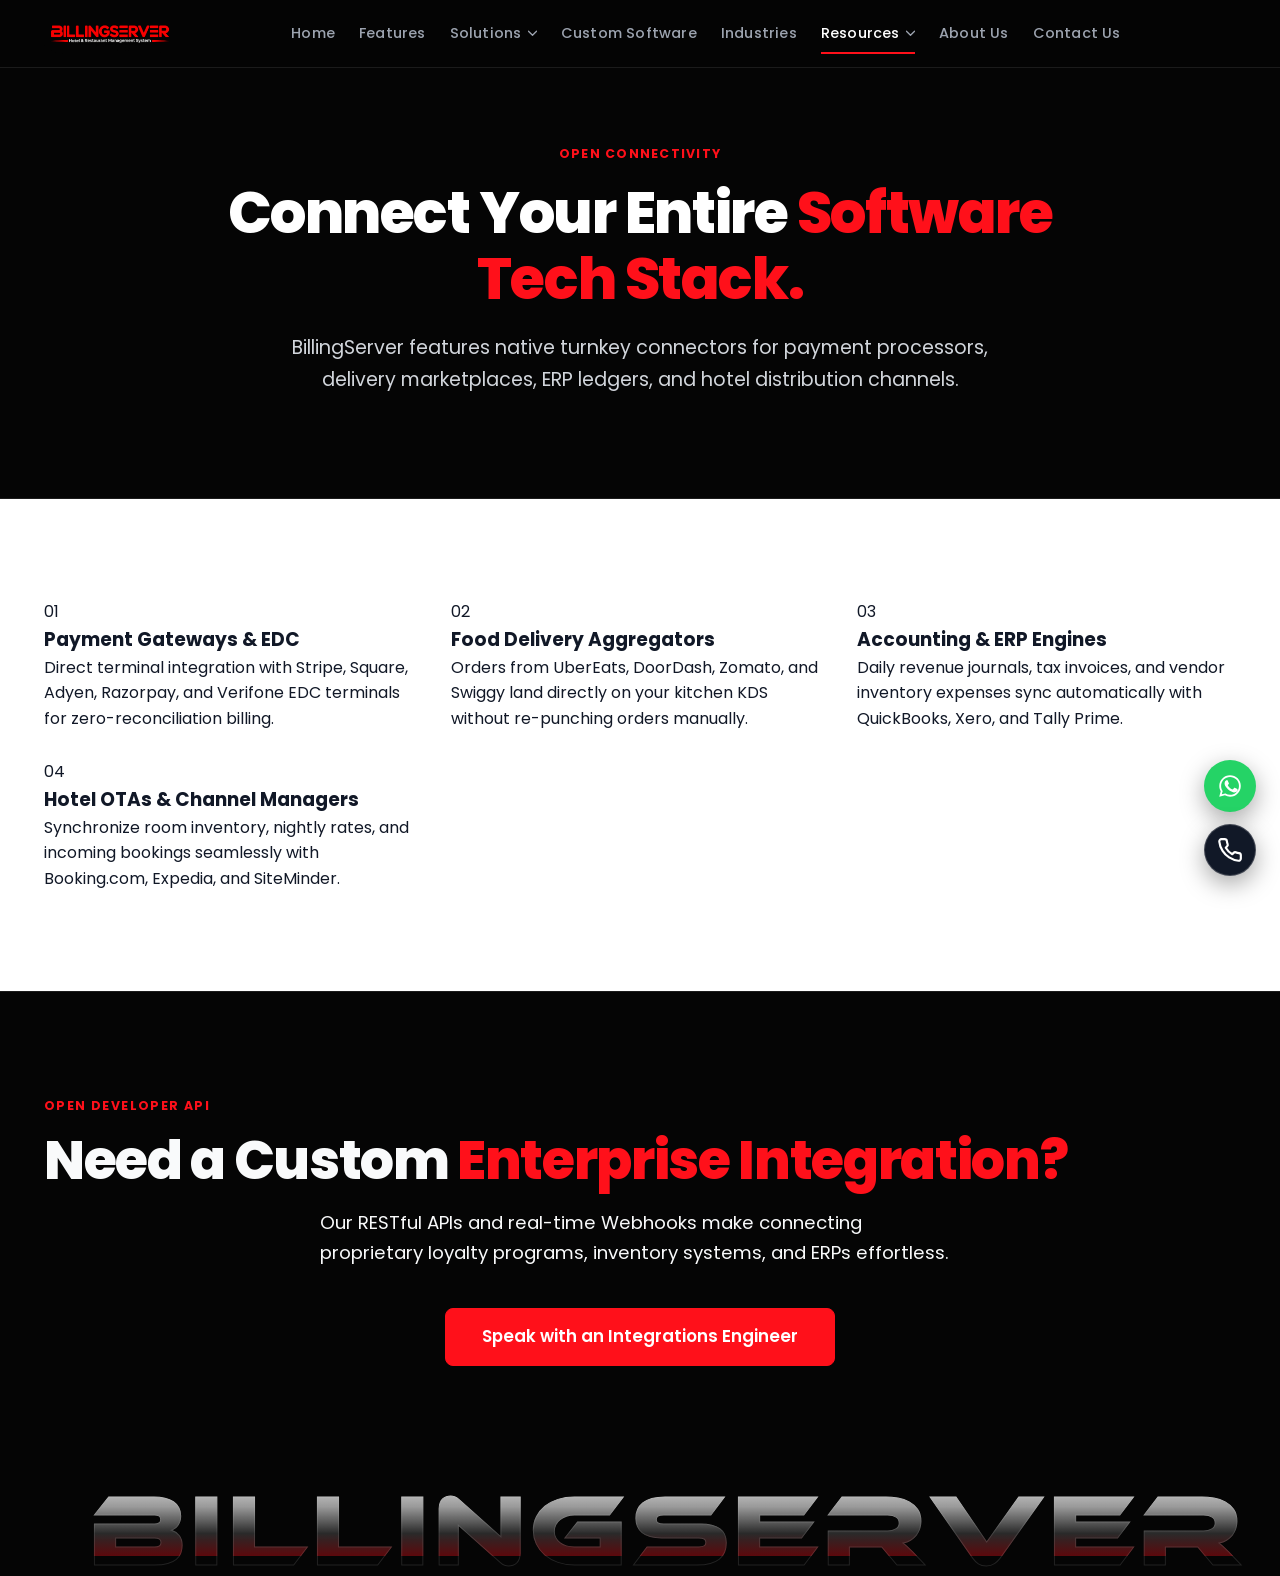
<file: integrations.html>
<!DOCTYPE html>
<html lang="en">
<head>
  <meta charset="UTF-8">
  <meta name="viewport" content="width=device-width, initial-scale=1.0">
  <title>Integrations — Swiggy, Zomato, UPI & Payment Gateways | BillingServer</title>
  <meta name="title" content="Integrations — Swiggy, Zomato, UPI & Payment Gateways | BillingServer">
  <meta name="description" content="Connect BillingServer with leading food delivery aggregators (Swiggy, Zomato), dynamic UPI QR codes, Pine Labs, Paytm EDC, and accounting ERP systems.">
  <meta name="keywords" content="pos integrations, zomato integration pos, swiggy menu sync, upi dynamic qr billing, pine labs edc, billingserver">
  <meta name="author" content="BillingServer Technologies">
  <meta name="robots" content="index, follow, max-snippet:-1, max-image-preview:large, max-video-preview:-1">
  <link rel="canonical" href="https://billingserver.in/integrations.html">

  <!-- Open Graph / Facebook -->
  <meta property="og:type" content="website">
  <meta property="og:url" content="https://billingserver.in/integrations.html">
  <meta property="og:title" content="Integrations — Swiggy, Zomato, UPI & Payment Gateways | BillingServer">
  <meta property="og:description" content="Connect BillingServer with leading food delivery aggregators (Swiggy, Zomato), dynamic UPI QR codes, Pine Labs, Paytm EDC, and accounting ERP systems.">
  <meta property="og:image" content="https://billingserver.in/assets/video-poster.jpg">
  <meta property="og:site_name" content="BillingServer">
  <meta property="og:locale" content="en_IN">

  <!-- Twitter Card -->
  <meta name="twitter:card" content="summary_large_image">
  <meta name="twitter:url" content="https://billingserver.in/integrations.html">
  <meta name="twitter:title" content="Integrations — Swiggy, Zomato, UPI & Payment Gateways | BillingServer">
  <meta name="twitter:description" content="Connect BillingServer with leading food delivery aggregators (Swiggy, Zomato), dynamic UPI QR codes, Pine Labs, Paytm EDC, and accounting ERP systems.">
  <meta name="twitter:image" content="https://billingserver.in/assets/video-poster.jpg">

  <!-- Favicon -->
  <link rel="icon" type="image/png" href="assets/logo.png">
  <link rel="apple-touch-icon" href="assets/logo.png">
  <meta name="theme-color" content="#050505">

  <link rel="preconnect" href="https://fonts.googleapis.com">
  <link rel="preconnect" href="https://fonts.gstatic.com" crossorigin>
  <link href="https://fonts.googleapis.com/css2?family=Poppins:ital,wght@0,300;0,400;0,500;0,600;0,700;0,800;0,900;1,400;1,600;1,700&display=swap" rel="stylesheet">
  <link rel="stylesheet" href="style.css">

  <!-- Structured Data: BreadcrumbList -->
  <script type="application/ld+json">
  {
    "@context": "https://schema.org",
    "@type": "BreadcrumbList",
    "itemListElement": [
      {
        "@type": "ListItem",
        "position": 1,
        "name": "Home",
        "item": "https://billingserver.in/"
      },
      {
        "@type": "ListItem",
        "position": 2,
        "name": "Integrations",
        "item": "https://billingserver.in/integrations.html"
      }
    ]
  }
  </script>
</head>
<body>

  <!-- NAVIGATION BAR -->
  <header class="navbar" id="navbar">
    <div class="nav-container">
      <a href="index.html" class="brand-logo" aria-label="BillingServer Home">
        <img src="assets/logo.png" alt="BillingServer Logo" class="logo-img">
      </a>

      <!-- Primary Navigation Links -->
      <nav class="nav-links" aria-label="Primary Navigation">
        <a href="index.html" class="nav-item">Home</a>
        <a href="features.html" class="nav-item">Features</a>
        
        <!-- Solutions Dropdown -->
        <div class="nav-dropdown">
          <button class="nav-item nav-dropdown-btn" aria-haspopup="true" aria-expanded="false" type="button">
            <span>Solutions</span>
            <svg class="dropdown-arrow" viewBox="0 0 10 6" fill="currentColor">
              <path d="M0.5 1L5 5.5L9.5 1" stroke="currentColor" stroke-width="1.5" stroke-linecap="round" stroke-linejoin="round" fill="none"/>
            </svg>
          </button>
          <div class="nav-dropdown-menu">
            <a href="solutions.html#restaurant" class="dropdown-item">
              <div class="dropdown-item-title">Restaurant Management</div>
              <div class="dropdown-item-desc">High-speed billing, tables, KOT & delivery</div>
            </a>
            <a href="solutions.html#hotel" class="dropdown-item">
              <div class="dropdown-item-title">Hotel Management (PMS)</div>
              <div class="dropdown-item-desc">Front desk, room folios, housekeeping & rates</div>
            </a>
            <a href="solutions.html#cafe" class="dropdown-item">
              <div class="dropdown-item-title">Cafe & Quick Service</div>
              <div class="dropdown-item-desc">Counter sales, quick tokens & drive-thru</div>
            </a>
            <a href="solutions.html#multibranch" class="dropdown-item">
              <div class="dropdown-item-title">Multi-Branch Business</div>
              <div class="dropdown-item-desc">Central HQ, unified stock & branch reports</div>
            </a>
          </div>
        </div>

        <a href="custom-software.html" class="nav-item">Custom Software</a>
        <a href="industries.html" class="nav-item">Industries</a>

        <!-- Resources Dropdown (Active) -->
        <div class="nav-dropdown">
          <button class="nav-item nav-dropdown-btn active" aria-haspopup="true" aria-expanded="false" type="button">
            <span>Resources</span>
            <svg class="dropdown-arrow" viewBox="0 0 10 6" fill="currentColor">
              <path d="M0.5 1L5 5.5L9.5 1" stroke="currentColor" stroke-width="1.5" stroke-linecap="round" stroke-linejoin="round" fill="none"/>
            </svg>
          </button>
          <div class="nav-dropdown-menu">
            <a href="help-center.html" class="dropdown-item">
              <div class="dropdown-item-title">Help Center</div>
              <div class="dropdown-item-desc">Documentation, setup guides & FAQs</div>
            </a>
            <a href="hardware.html" class="dropdown-item">
              <div class="dropdown-item-title">Hardware</div>
              <div class="dropdown-item-desc">Touch POS terminals, printers & KDS screens</div>
            </a>
            <a href="integrations.html" class="dropdown-item">
              <div class="dropdown-item-title" style="color: var(--c-red);">Integrations</div>
              <div class="dropdown-item-desc">Payment gateways, aggregators & accounting</div>
            </a>
            <a href="download.html" class="dropdown-item">
              <div class="dropdown-item-title">Download</div>
              <div class="dropdown-item-desc">Desktop client & mobile management apps</div>
            </a>
          </div>
        </div>

        <a href="about-us.html" class="nav-item">About Us</a>
        <a href="contact-us.html" class="nav-item">Contact Us</a>
      </nav>

      <!-- Action Button & Mobile Toggle -->
      <div class="nav-cta">
        <button class="mobile-toggle" id="mobileToggle" aria-label="Toggle navigation menu">
          <span></span>
          <span></span>
          <span></span>
        </button>
      </div>
    </div>

    <!-- Mobile Navigation Drawer -->
    <div class="mobile-menu" id="mobileMenu">
      <a href="index.html" class="mobile-link">Home</a>
      <a href="features.html" class="mobile-link">Features</a>
      
      <!-- Mobile Solutions Dropdown -->
      <div class="mobile-dropdown">
        <button class="mobile-dropdown-btn" type="button">
          <span>Solutions</span>
          <svg class="dropdown-arrow" viewBox="0 0 10 6" fill="currentColor">
            <path d="M0.5 1L5 5.5L9.5 1" stroke="currentColor" stroke-width="1.5" stroke-linecap="round" stroke-linejoin="round" fill="none"/>
          </svg>
        </button>
        <div class="mobile-submenu">
          <a href="solutions.html#restaurant" class="mobile-sublink">Restaurant Management</a>
          <a href="solutions.html#hotel" class="mobile-sublink">Hotel Management (PMS)</a>
          <a href="solutions.html#cafe" class="mobile-sublink">Cafe & Quick Service</a>
          <a href="solutions.html#multibranch" class="mobile-sublink">Multi-Branch Business</a>
        </div>
      </div>

      <a href="custom-software.html" class="mobile-link">Custom Software</a>
      <a href="industries.html" class="mobile-link">Industries</a>

      <!-- Mobile Resources Dropdown (Active) -->
      <div class="mobile-dropdown open">
        <button class="mobile-dropdown-btn" type="button">
          <span style="color: var(--c-red);">Resources</span>
          <svg class="dropdown-arrow" viewBox="0 0 10 6" fill="currentColor">
            <path d="M0.5 1L5 5.5L9.5 1" stroke="currentColor" stroke-width="1.5" stroke-linecap="round" stroke-linejoin="round" fill="none"/>
          </svg>
        </button>
        <div class="mobile-submenu">
          <a href="help-center.html" class="mobile-sublink">Help Center</a>
          <a href="hardware.html" class="mobile-sublink">Hardware</a>
          <a href="integrations.html" class="mobile-sublink" style="color: var(--c-red);">Integrations</a>
          <a href="download.html" class="mobile-sublink">Download</a>
        </div>
      </div>

      <a href="about-us.html" class="mobile-link">About Us</a>
      <a href="contact-us.html" class="mobile-link">Contact Us</a>

      <div class="mobile-menu-cta" style="display: flex; flex-direction: column; gap: 0.65rem;">
        <a href="https://wa.me/919783883297?text=Hello%20BillingServer%2C%20I%20want%20to%20know%20more%20about%20the%20software." target="_blank" rel="noopener" class="btn btn-whatsapp btn-block">
          <span>WhatsApp (+91 97838 83297)</span>
        </a>
        <a href="tel:+919783883297" class="btn btn-secondary btn-block">
          <span>Call: +91 97838 83297</span>
        </a>
        <a href="contact-us.html#service-inquiry" class="btn btn-primary btn-block">Book a Demo</a>
      </div>
    </div>
  </header>

  <main>
    <!-- PAGE HERO -->
    <section class="page-hero">
      <div class="page-hero-container">
        <span class="page-hero-badge">OPEN CONNECTIVITY</span>
        <h1 class="page-hero-title">
          Connect Your Entire <span class="text-brand-red">Software Tech Stack.</span>
        </h1>
        <p class="page-hero-desc">
          BillingServer features native turnkey connectors for payment processors, delivery marketplaces, ERP ledgers, and hotel distribution channels.
        </p>
      </div>
    </section>

    <!-- 4 INTEGRATION TILES -->
    <section class="section bg-light">
      <div class="container">
        <div class="advantage-grid">
          <div class="advantage-card">
            <div class="advantage-num">01</div>
            <h3 class="advantage-title">Payment Gateways & EDC</h3>
            <p class="advantage-desc">Direct terminal integration with Stripe, Square, Adyen, Razorpay, and Verifone EDC terminals for zero-reconciliation billing.</p>
          </div>
          <div class="advantage-card">
            <div class="advantage-num">02</div>
            <h3 class="advantage-title">Food Delivery Aggregators</h3>
            <p class="advantage-desc">Orders from UberEats, DoorDash, Zomato, and Swiggy land directly on your kitchen KDS without re-punching orders manually.</p>
          </div>
          <div class="advantage-card">
            <div class="advantage-num">03</div>
            <h3 class="advantage-title">Accounting & ERP Engines</h3>
            <p class="advantage-desc">Daily revenue journals, tax invoices, and vendor inventory expenses sync automatically with QuickBooks, Xero, and Tally Prime.</p>
          </div>
          <div class="advantage-card">
            <div class="advantage-num">04</div>
            <h3 class="advantage-title">Hotel OTAs & Channel Managers</h3>
            <p class="advantage-desc">Synchronize room inventory, nightly rates, and incoming bookings seamlessly with Booking.com, Expedia, and SiteMinder.</p>
          </div>
        </div>
      </div>
    </section>

    <!-- SECTION: FINAL CTA -->
    <section class="section bg-dark-cta">
      <div class="container text-center">
        <div class="section-label text-red">OPEN DEVELOPER API</div>
        <h2 class="cta-heading text-white">
          Need a Custom <span class="text-brand-red">Enterprise Integration?</span>
        </h2>
        <p class="cta-subheading text-muted">
          Our RESTful APIs and real-time Webhooks make connecting proprietary loyalty programs, inventory systems, and ERPs effortless.
        </p>
        <div class="cta-actions">
          <a href="contact-us.html#service-inquiry" class="btn btn-primary btn-lg">
            <span>Speak with an Integrations Engineer</span>
          </a>
        </div>
      </div>
    </section>
  </main>

  <!-- GRAND BRAND WATERMARK OUTRO -->
  <section class="brand-outro-section" id="brandOutro" aria-label="BillingServer Display Stamp">
    <div class="brand-outro-container">
      <div class="brand-outro-watermark" id="brandWatermark">
        <span class="brand-char" style="--char-index: 0">B</span><span class="brand-char" style="--char-index: 1">I</span><span class="brand-char" style="--char-index: 2">L</span><span class="brand-char" style="--char-index: 3">L</span><span class="brand-char" style="--char-index: 4">I</span><span class="brand-char" style="--char-index: 5">N</span><span class="brand-char" style="--char-index: 6">G</span><span class="brand-char" style="--char-index: 7">S</span><span class="brand-char" style="--char-index: 8">E</span><span class="brand-char" style="--char-index: 9">R</span><span class="brand-char" style="--char-index: 10">V</span><span class="brand-char" style="--char-index: 11">E</span><span class="brand-char" style="--char-index: 12">R</span>
      </div>
    </div>
  </section>

    <!-- Floating Contact Buttons (WhatsApp & Direct Call) -->
  <div class="floating-contact-wrap" aria-label="Direct Support Contacts">
    <a href="https://wa.me/919783883297?text=Hello%20BillingServer%2C%20I%20want%20to%20know%20more%20about%20the%20software." target="_blank" rel="noopener" class="floating-btn floating-whatsapp" title="Chat on WhatsApp" aria-label="Chat on WhatsApp">
      <span class="floating-tooltip">WhatsApp: +91 97838 83297</span>
      <svg viewBox="0 0 24 24" fill="currentColor">
        <path d="M12.04 2C6.58 2 2.13 6.45 2.13 11.91C2.13 13.66 2.59 15.36 3.45 16.86L2.05 22L7.3 20.62C8.75 21.41 10.38 21.83 12.04 21.83C17.5 21.83 21.95 17.38 21.95 11.92C21.95 9.27 20.92 6.78 19.05 4.91C17.18 3.03 14.69 2 12.04 2ZM12.05 3.67C14.25 3.67 16.31 4.53 17.87 6.09C19.42 7.65 20.28 9.72 20.28 11.92C20.28 16.46 16.58 20.15 12.04 20.15C10.56 20.15 9.11 19.76 7.85 19.01L7.55 18.83L4.43 19.65L5.26 16.61L5.06 16.29C4.24 14.99 3.8 13.47 3.8 11.91C3.81 7.37 7.5 3.67 12.05 3.67ZM8.84 6.73C8.64 6.73 8.32 6.81 8.04 7.11C7.77 7.41 7 8.13 7 9.58C7 11.04 8.06 12.44 8.21 12.64C8.36 12.84 10.3 15.83 13.26 17.12C13.97 17.42 14.52 17.61 14.96 17.75C15.67 17.97 16.32 17.94 16.83 17.87C17.4 17.78 18.59 17.15 18.84 16.44C19.09 15.74 19.09 15.13 19.01 15.01C18.94 14.88 18.74 14.81 18.44 14.66C18.14 14.51 16.67 13.79 16.39 13.69C16.12 13.59 15.92 13.54 15.72 13.84C15.52 14.14 14.94 14.81 14.77 15.01C14.59 15.21 14.42 15.23 14.12 15.08C13.82 14.94 12.87 14.62 11.73 13.61C10.85 12.83 10.25 11.86 10.08 11.56C9.9 11.26 10.06 11.1 10.21 10.95C10.35 10.82 10.52 10.6 10.67 10.42C10.82 10.25 10.87 10.12 10.97 9.92C11.07 9.73 11.02 9.55 10.95 9.4C10.87 9.25 10.27 7.78 10.02 7.18C9.78 6.6 9.54 6.68 9.35 6.67C9.18 6.66 8.98 6.66 8.78 6.66L8.84 6.73Z"/>
      </svg>
    </a>
    <a href="tel:+919783883297" class="floating-btn floating-phone" title="Call Us" aria-label="Call +91 97838 83297">
      <span class="floating-tooltip">Call: +91 97838 83297</span>
      <svg viewBox="0 0 24 24" fill="none" stroke="currentColor" stroke-width="2" stroke-linecap="round" stroke-linejoin="round">
        <path d="M22 16.92v3a2 2 0 0 1-2.18 2 19.79 19.79 0 0 1-8.63-3.07 19.5 19.5 0 0 1-6-6 19.79 19.79 0 0 1-3.07-8.67A2 2 0 0 1 4.11 2h3a2 2 0 0 1 2 1.72 12.84 12.84 0 0 0 .7 2.81 2 2 0 0 1-.45 2.11L8.09 9.91a16 16 0 0 0 6 6l1.27-1.27a2 2 0 0 1 2.11-.45 12.84 12.84 0 0 0 2.81.7A2 2 0 0 1 22 16.92z"></path>
      </svg>
    </a>
  </div>

  <script src="script.js"></script>
</body>
</html>
</file>
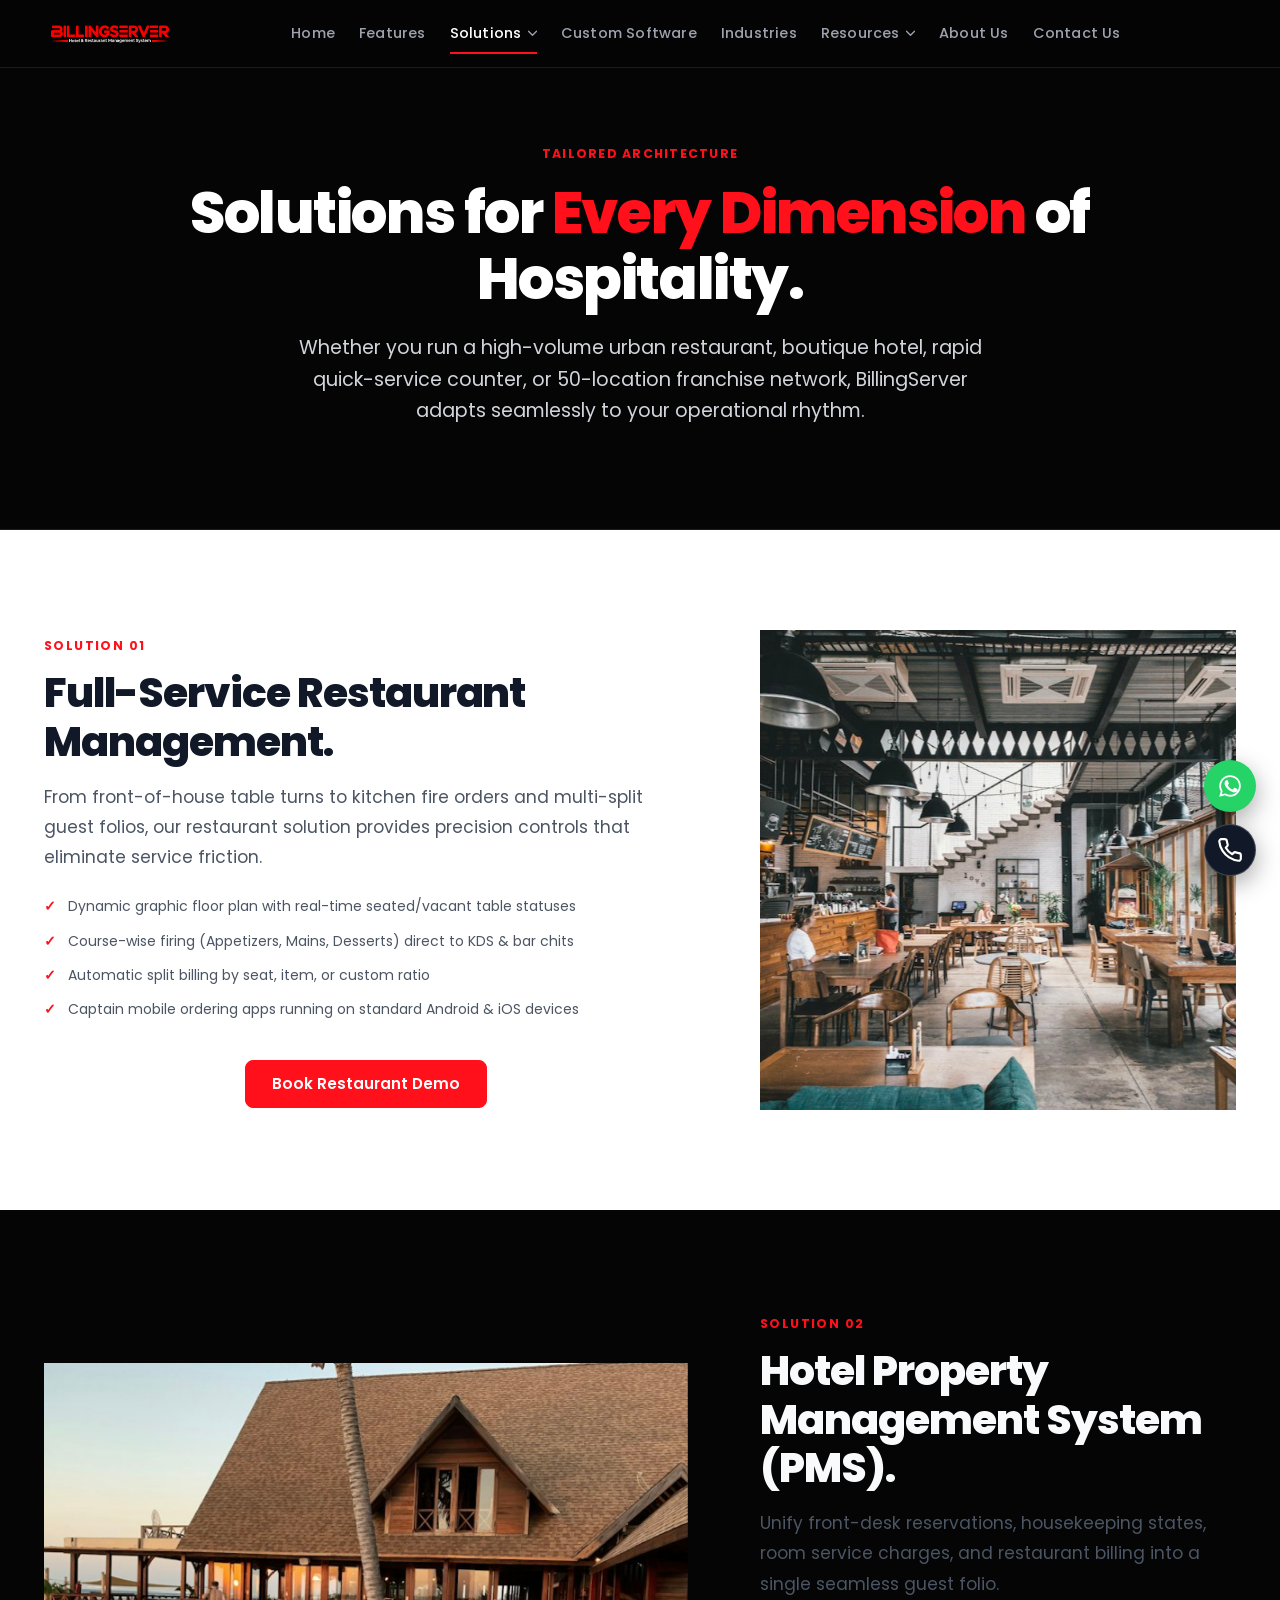
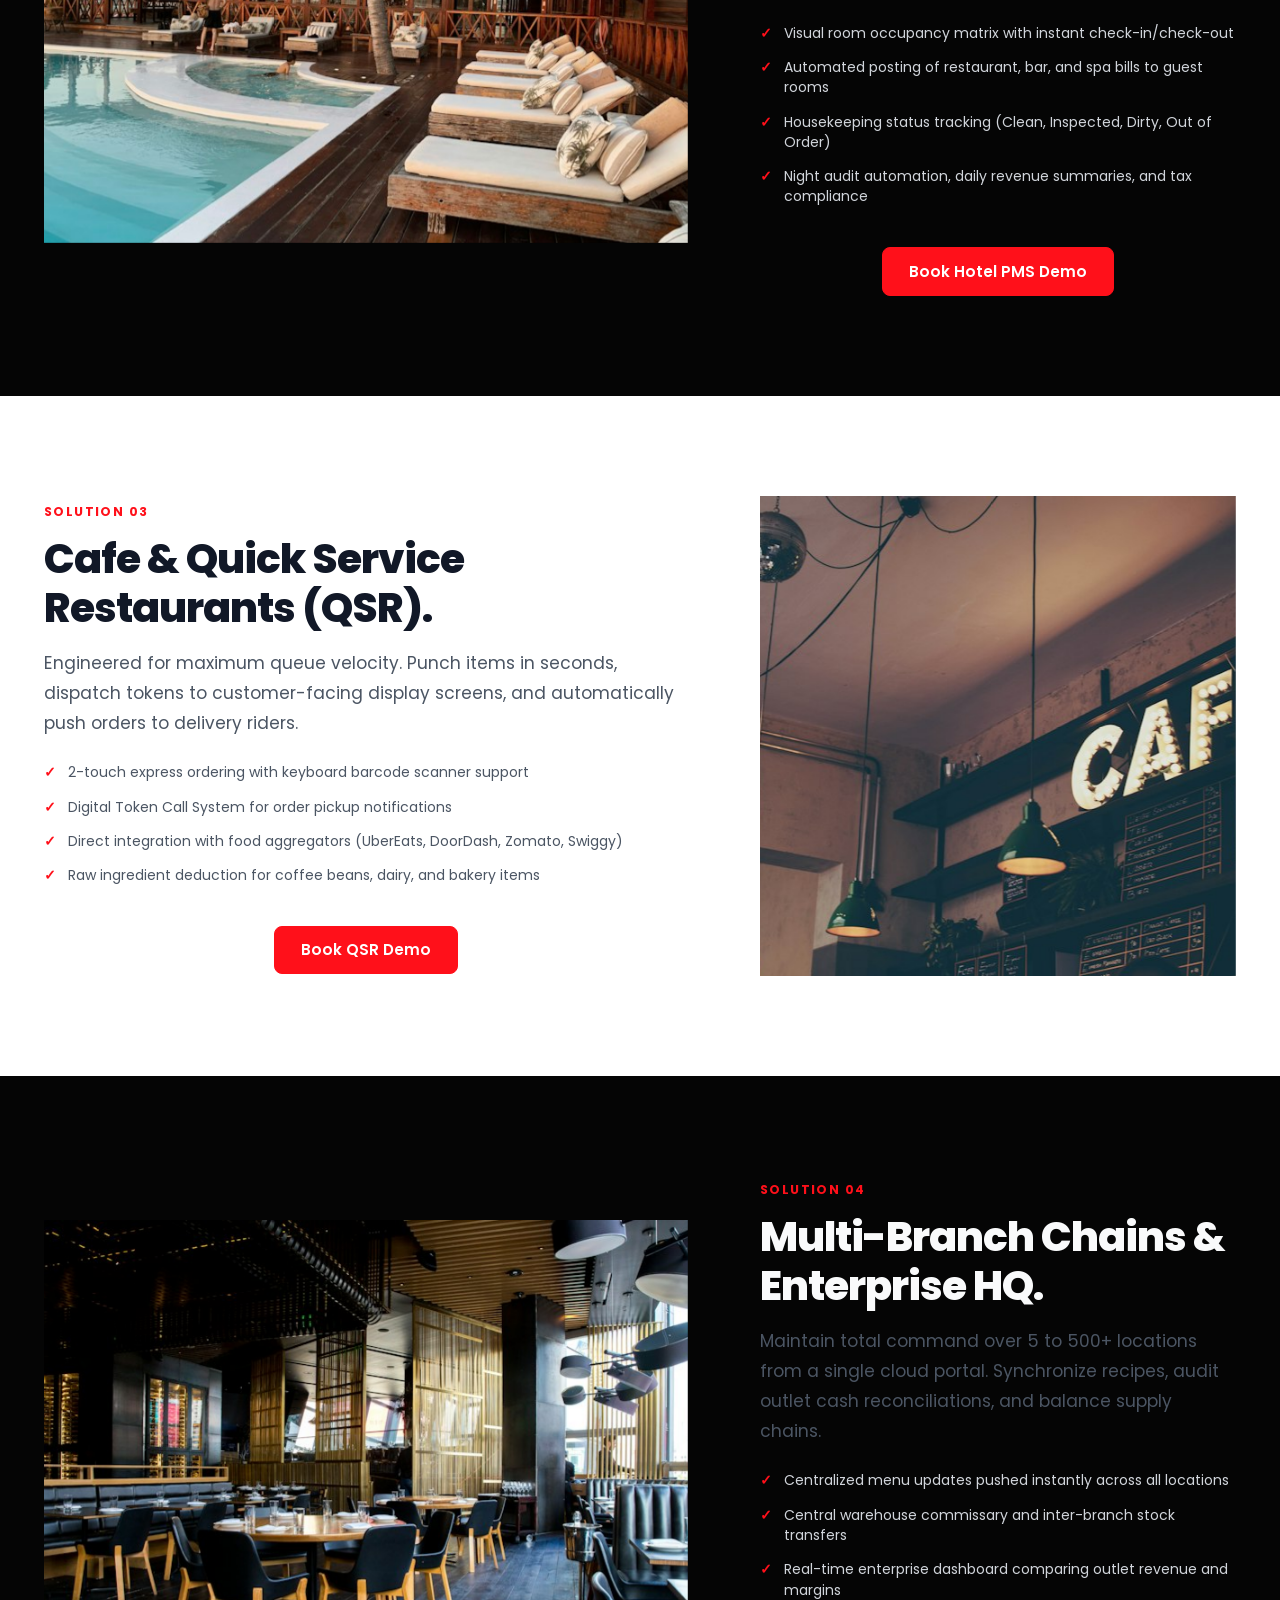
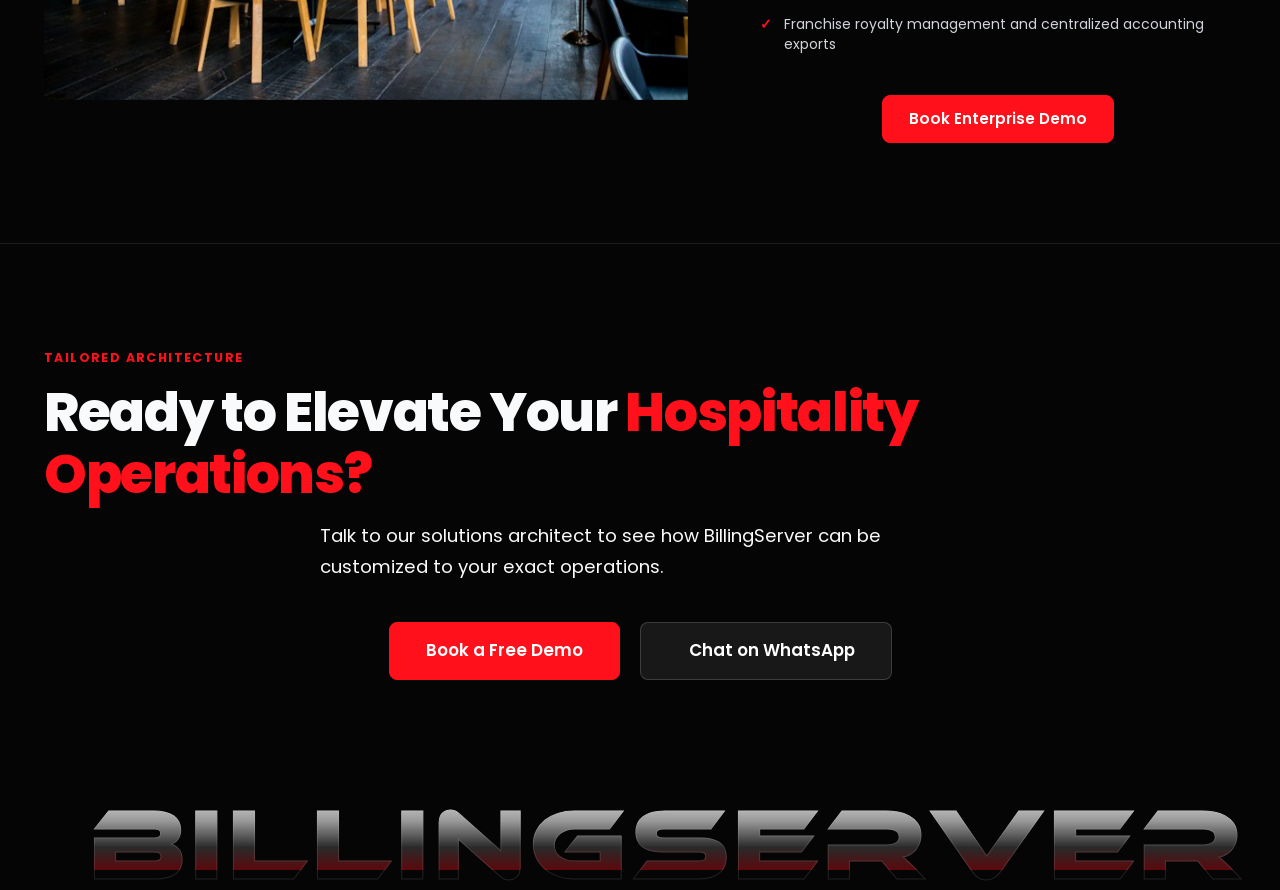
<file: solutions.html>
<!DOCTYPE html>
<html lang="en">
<head>
  <meta charset="UTF-8">
  <meta name="viewport" content="width=device-width, initial-scale=1.0">
  <title>Solutions — Restaurant POS, Hotel PMS & Multi-Branch Hospitality | BillingServer</title>
  <meta name="title" content="Solutions — Restaurant POS, Hotel PMS & Multi-Branch Hospitality | BillingServer">
  <meta name="description" content="Discover tailored solutions for fine dining, hotels & resorts, cafes, quick-service counters, and multi-branch chains.">
  <meta name="keywords" content="restaurant pos solutions, hotel management software, cafe billing software, multi branch pos, custom crm software, hrms software india, billingserver">
  <meta name="author" content="BillingServer Technologies">
  <meta name="robots" content="index, follow, max-snippet:-1, max-image-preview:large, max-video-preview:-1">
  <link rel="canonical" href="https://billingserver.in/solutions.html">

  <!-- Open Graph / Facebook -->
  <meta property="og:type" content="website">
  <meta property="og:url" content="https://billingserver.in/solutions.html">
  <meta property="og:title" content="Solutions — Restaurant POS, Hotel PMS & Multi-Branch Hospitality | BillingServer">
  <meta property="og:description" content="Discover tailored solutions for fine dining, hotels & resorts, cafes, quick-service counters, and bespoke enterprise systems.">
  <meta property="og:image" content="https://billingserver.in/assets/images/sol-restaurant.jpg">
  <meta property="og:site_name" content="BillingServer">
  <meta property="og:locale" content="en_IN">

  <!-- Twitter Card -->
  <meta name="twitter:card" content="summary_large_image">
  <meta name="twitter:url" content="https://billingserver.in/solutions.html">
  <meta name="twitter:title" content="Solutions — Restaurant POS & Hotel PMS | BillingServer">
  <meta name="twitter:description" content="Tailored solutions for fine dining, hotels, cafes, chains, and custom enterprise software.">
  <meta name="twitter:image" content="https://billingserver.in/assets/images/sol-restaurant.jpg">

  <!-- Favicon -->
  <link rel="icon" type="image/png" href="assets/logo.png">
  <link rel="apple-touch-icon" href="assets/logo.png">
  <meta name="theme-color" content="#050505">

  <link rel="preconnect" href="https://fonts.googleapis.com">
  <link rel="preconnect" href="https://fonts.gstatic.com" crossorigin>
  <link href="https://fonts.googleapis.com/css2?family=Poppins:ital,wght@0,300;0,400;0,500;0,600;0,700;0,800;0,900;1,400;1,600;1,700&display=swap" rel="stylesheet">
  <link rel="stylesheet" href="style.css">

  <!-- Structured Data: BreadcrumbList -->
  <script type="application/ld+json">
  {
    "@context": "https://schema.org",
    "@type": "BreadcrumbList",
    "itemListElement": [
      {
        "@type": "ListItem",
        "position": 1,
        "name": "Home",
        "item": "https://billingserver.in/"
      },
      {
        "@type": "ListItem",
        "position": 2,
        "name": "Solutions",
        "item": "https://billingserver.in/solutions.html"
      }
    ]
  }
  </script>
</head>
<body>

  <!-- NAVIGATION BAR -->
  <header class="navbar" id="navbar">
    <div class="nav-container">
      <a href="index.html" class="brand-logo" aria-label="BillingServer Home">
        <img src="assets/logo.png" alt="BillingServer Logo" class="logo-img">
      </a>

      <!-- Primary Navigation Links -->
      <nav class="nav-links" aria-label="Primary Navigation">
        <a href="index.html" class="nav-item">Home</a>
        <a href="features.html" class="nav-item">Features</a>
        
        <!-- Solutions Dropdown (Active) -->
        <div class="nav-dropdown">
          <button class="nav-item nav-dropdown-btn active" aria-haspopup="true" aria-expanded="false" type="button">
            <span>Solutions</span>
            <svg class="dropdown-arrow" viewBox="0 0 10 6" fill="currentColor">
              <path d="M0.5 1L5 5.5L9.5 1" stroke="currentColor" stroke-width="1.5" stroke-linecap="round" stroke-linejoin="round" fill="none"/>
            </svg>
          </button>
          <div class="nav-dropdown-menu">
            <a href="solutions.html#restaurant" class="dropdown-item">
              <div class="dropdown-item-title">Restaurant Management</div>
              <div class="dropdown-item-desc">High-speed billing, tables, KOT & delivery</div>
            </a>
            <a href="solutions.html#hotel" class="dropdown-item">
              <div class="dropdown-item-title">Hotel Management (PMS)</div>
              <div class="dropdown-item-desc">Front desk, room folios, housekeeping & rates</div>
            </a>
            <a href="solutions.html#cafe" class="dropdown-item">
              <div class="dropdown-item-title">Cafe & Quick Service</div>
              <div class="dropdown-item-desc">Counter sales, quick tokens & drive-thru</div>
            </a>
            <a href="solutions.html#multibranch" class="dropdown-item">
              <div class="dropdown-item-title">Multi-Branch Business</div>
              <div class="dropdown-item-desc">Central HQ, unified stock & branch reports</div>
            </a>
          </div>
        </div>

        <a href="custom-software.html" class="nav-item">Custom Software</a>
        <a href="industries.html" class="nav-item">Industries</a>

        <!-- Resources Dropdown -->
        <div class="nav-dropdown">
          <button class="nav-item nav-dropdown-btn" aria-haspopup="true" aria-expanded="false" type="button">
            <span>Resources</span>
            <svg class="dropdown-arrow" viewBox="0 0 10 6" fill="currentColor">
              <path d="M0.5 1L5 5.5L9.5 1" stroke="currentColor" stroke-width="1.5" stroke-linecap="round" stroke-linejoin="round" fill="none"/>
            </svg>
          </button>
          <div class="nav-dropdown-menu">
            <a href="help-center.html" class="dropdown-item">
              <div class="dropdown-item-title">Help Center</div>
              <div class="dropdown-item-desc">Documentation, setup guides & FAQs</div>
            </a>
            <a href="hardware.html" class="dropdown-item">
              <div class="dropdown-item-title">Hardware</div>
              <div class="dropdown-item-desc">Touch POS terminals, printers & KDS screens</div>
            </a>
            <a href="integrations.html" class="dropdown-item">
              <div class="dropdown-item-title">Integrations</div>
              <div class="dropdown-item-desc">Payment gateways, aggregators & accounting</div>
            </a>
            <a href="download.html" class="dropdown-item">
              <div class="dropdown-item-title">Download</div>
              <div class="dropdown-item-desc">Desktop client & mobile management apps</div>
            </a>
          </div>
        </div>

        <a href="about-us.html" class="nav-item">About Us</a>
        <a href="contact-us.html" class="nav-item">Contact Us</a>
      </nav>

      <!-- Action Button & Mobile Toggle -->
      <div class="nav-cta">
        <button class="mobile-toggle" id="mobileToggle" aria-label="Toggle navigation menu">
          <span></span>
          <span></span>
          <span></span>
        </button>
      </div>
    </div>

    <!-- Mobile Navigation Drawer -->
    <div class="mobile-menu" id="mobileMenu">
      <a href="index.html" class="mobile-link">Home</a>
      <a href="features.html" class="mobile-link">Features</a>
      
      <!-- Mobile Solutions Dropdown (Active) -->
      <div class="mobile-dropdown open">
        <button class="mobile-dropdown-btn" type="button">
          <span style="color: var(--c-red);">Solutions</span>
          <svg class="dropdown-arrow" viewBox="0 0 10 6" fill="currentColor">
            <path d="M0.5 1L5 5.5L9.5 1" stroke="currentColor" stroke-width="1.5" stroke-linecap="round" stroke-linejoin="round" fill="none"/>
          </svg>
        </button>
        <div class="mobile-submenu">
          <a href="solutions.html#restaurant" class="mobile-sublink">Restaurant Management</a>
          <a href="solutions.html#hotel" class="mobile-sublink">Hotel Management (PMS)</a>
          <a href="solutions.html#cafe" class="mobile-sublink">Cafe & Quick Service</a>
          <a href="solutions.html#multibranch" class="mobile-sublink">Multi-Branch Business</a>
        </div>
      </div>

      <a href="custom-software.html" class="mobile-link">Custom Software</a>
      <a href="industries.html" class="mobile-link">Industries</a>

      <!-- Mobile Resources Dropdown -->
      <div class="mobile-dropdown">
        <button class="mobile-dropdown-btn" type="button">
          <span>Resources</span>
          <svg class="dropdown-arrow" viewBox="0 0 10 6" fill="currentColor">
            <path d="M0.5 1L5 5.5L9.5 1" stroke="currentColor" stroke-width="1.5" stroke-linecap="round" stroke-linejoin="round" fill="none"/>
          </svg>
        </button>
        <div class="mobile-submenu">
          <a href="help-center.html" class="mobile-sublink">Help Center</a>
          <a href="hardware.html" class="mobile-sublink">Hardware</a>
          <a href="integrations.html" class="mobile-sublink">Integrations</a>
          <a href="download.html" class="mobile-sublink">Download</a>
        </div>
      </div>

      <a href="about-us.html" class="mobile-link">About Us</a>
      <a href="contact-us.html" class="mobile-link">Contact Us</a>

      <div class="mobile-menu-cta" style="display: flex; flex-direction: column; gap: 0.65rem;">
        <a href="https://wa.me/919783883297?text=Hello%20BillingServer%2C%20I%20want%20to%20know%20more%20about%20the%20software." target="_blank" rel="noopener" class="btn btn-whatsapp btn-block">
          <span>WhatsApp (+91 97838 83297)</span>
        </a>
        <a href="tel:+919783883297" class="btn btn-secondary btn-block">
          <span>Call: +91 97838 83297</span>
        </a>
        <a href="contact-us.html#service-inquiry" class="btn btn-primary btn-block">Book a Demo</a>
      </div>
    </div>
  </header>

  <main>
    <!-- PAGE HERO -->
    <section class="page-hero">
      <div class="page-hero-container">
        <span class="page-hero-badge">TAILORED ARCHITECTURE</span>
        <h1 class="page-hero-title">
          Solutions for <span class="text-brand-red">Every Dimension</span> of Hospitality.
        </h1>
        <p class="page-hero-desc">
          Whether you run a high-volume urban restaurant, boutique hotel, rapid quick-service counter, or 50-location franchise network, BillingServer adapts seamlessly to your operational rhythm.
        </p>
      </div>
    </section>

    <!-- SOLUTION 1: RESTAURANT MANAGEMENT -->
    <section class="section bg-light" id="restaurant">
      <div class="container">
        <div class="intro-grid">
          <div class="intro-editorial">
            <div class="section-label text-red">SOLUTION 01</div>
            <h2 class="section-heading text-dark">Full-Service Restaurant Management.</h2>
            <div class="intro-copy">
              <p>
                From front-of-house table turns to kitchen fire orders and multi-split guest folios, our restaurant solution provides precision controls that eliminate service friction.
              </p>
              <ul class="pricing-features" style="margin-top: 1.5rem;">
                <li>Dynamic graphic floor plan with real-time seated/vacant table statuses</li>
                <li>Course-wise firing (Appetizers, Mains, Desserts) direct to KDS & bar chits</li>
                <li>Automatic split billing by seat, item, or custom ratio</li>
                <li>Captain mobile ordering apps running on standard Android & iOS devices</li>
              </ul>
            </div>
            <div class="cta-actions">
              <a href="contact-us.html#service-inquiry" class="btn btn-primary">Book Restaurant Demo</a>
            </div>
          </div>
          <div class="intro-media">
            <img src="assets/images/sol-restaurant.jpg" alt="Restaurant billing counter and dining floor" loading="lazy">
          </div>
        </div>
      </div>
    </section>

    <!-- SOLUTION 2: HOTEL MANAGEMENT (PMS) -->
    <section class="section bg-dark" id="hotel">
      <div class="container">
        <div class="intro-grid">
          <div class="intro-media">
            <img src="assets/images/sol-hotel.jpg" alt="Hotel front desk lobby" loading="lazy">
          </div>
          <div class="intro-editorial">
            <div class="section-label text-red">SOLUTION 02</div>
            <h2 class="section-heading text-white">Hotel Property Management System (PMS).</h2>
            <div class="intro-copy">
              <p>
                Unify front-desk reservations, housekeeping states, room service charges, and restaurant billing into a single seamless guest folio.
              </p>
              <ul class="pricing-features" style="margin-top: 1.5rem;">
                <li style="color: #D1D5DB;">Visual room occupancy matrix with instant check-in/check-out</li>
                <li style="color: #D1D5DB;">Automated posting of restaurant, bar, and spa bills to guest rooms</li>
                <li style="color: #D1D5DB;">Housekeeping status tracking (Clean, Inspected, Dirty, Out of Order)</li>
                <li style="color: #D1D5DB;">Night audit automation, daily revenue summaries, and tax compliance</li>
              </ul>
            </div>
            <div class="cta-actions">
              <a href="contact-us.html#service-inquiry" class="btn btn-primary">Book Hotel PMS Demo</a>
            </div>
          </div>
        </div>
      </div>
    </section>

    <!-- SOLUTION 3: CAFE & QUICK SERVICE -->
    <section class="section bg-light" id="cafe">
      <div class="container">
        <div class="intro-grid">
          <div class="intro-editorial">
            <div class="section-label text-red">SOLUTION 03</div>
            <h2 class="section-heading text-dark">Cafe & Quick Service Restaurants (QSR).</h2>
            <div class="intro-copy">
              <p>
                Engineered for maximum queue velocity. Punch items in seconds, dispatch tokens to customer-facing display screens, and automatically push orders to delivery riders.
              </p>
              <ul class="pricing-features" style="margin-top: 1.5rem;">
                <li>2-touch express ordering with keyboard barcode scanner support</li>
                <li>Digital Token Call System for order pickup notifications</li>
                <li>Direct integration with food aggregators (UberEats, DoorDash, Zomato, Swiggy)</li>
                <li>Raw ingredient deduction for coffee beans, dairy, and bakery items</li>
              </ul>
            </div>
            <div class="cta-actions">
              <a href="contact-us.html#service-inquiry" class="btn btn-primary">Book QSR Demo</a>
            </div>
          </div>
          <div class="intro-media">
            <img src="assets/images/sol-cafe.jpg" alt="Modern cafe and espresso counter" loading="lazy">
          </div>
        </div>
      </div>
    </section>

    <!-- SOLUTION 4: MULTI-BRANCH ENTERPRISE -->
    <section class="section bg-dark" id="multibranch">
      <div class="container">
        <div class="intro-grid">
          <div class="intro-media">
            <img src="assets/images/sol-multibranch.jpg" alt="Multi outlet restaurant chain overview" loading="lazy">
          </div>
          <div class="intro-editorial">
            <div class="section-label text-red">SOLUTION 04</div>
            <h2 class="section-heading text-white">Multi-Branch Chains & Enterprise HQ.</h2>
            <div class="intro-copy">
              <p>
                Maintain total command over 5 to 500+ locations from a single cloud portal. Synchronize recipes, audit outlet cash reconciliations, and balance supply chains.
              </p>
              <ul class="pricing-features" style="margin-top: 1.5rem;">
                <li style="color: #D1D5DB;">Centralized menu updates pushed instantly across all locations</li>
                <li style="color: #D1D5DB;">Central warehouse commissary and inter-branch stock transfers</li>
                <li style="color: #D1D5DB;">Real-time enterprise dashboard comparing outlet revenue and margins</li>
                <li style="color: #D1D5DB;">Franchise royalty management and centralized accounting exports</li>
              </ul>
            </div>
            <div class="cta-actions">
              <a href="contact-us.html#service-inquiry" class="btn btn-primary">Book Enterprise Demo</a>
            </div>
          </div>
        </div>
      </div>
    </section>

    <!-- SECTION: FINAL CTA -->
    <section class="section bg-dark-cta">
      <div class="container text-center">
        <div class="section-label text-red">TAILORED ARCHITECTURE</div>
        <h2 class="cta-heading text-white">
          Ready to Elevate Your <span class="text-brand-red">Hospitality Operations?</span>
        </h2>
        <p class="cta-subheading text-muted">
          Talk to our solutions architect to see how BillingServer can be customized to your exact operations.
        </p>
        <div class="cta-actions">
          <a href="contact-us.html#service-inquiry" class="btn btn-primary btn-lg">
            <span>Book a Free Demo</span>
          </a>
          <a href="https://wa.me/919783883297" target="_blank" rel="noopener noreferrer" class="btn btn-secondary btn-lg">
            <i class="ph-bold ph-whatsapp-logo"></i>
            <span>Chat on WhatsApp</span>
          </a>
        </div>
      </div>
    </section>
  </main>

  <!-- GRAND BRAND WATERMARK OUTRO -->
  <section class="brand-outro-section" id="brandOutro" aria-label="BillingServer Display Stamp">
    <div class="brand-outro-container">
      <div class="brand-outro-watermark" id="brandWatermark">
        <span class="brand-char" style="--char-index: 0">B</span><span class="brand-char" style="--char-index: 1">I</span><span class="brand-char" style="--char-index: 2">L</span><span class="brand-char" style="--char-index: 3">L</span><span class="brand-char" style="--char-index: 4">I</span><span class="brand-char" style="--char-index: 5">N</span><span class="brand-char" style="--char-index: 6">G</span><span class="brand-char" style="--char-index: 7">S</span><span class="brand-char" style="--char-index: 8">E</span><span class="brand-char" style="--char-index: 9">R</span><span class="brand-char" style="--char-index: 10">V</span><span class="brand-char" style="--char-index: 11">E</span><span class="brand-char" style="--char-index: 12">R</span>
      </div>
    </div>
  </section>

    <!-- Floating Contact Buttons (WhatsApp & Direct Call) -->
  <div class="floating-contact-wrap" aria-label="Direct Support Contacts">
    <a href="https://wa.me/919783883297?text=Hello%20BillingServer%2C%20I%20want%20to%20know%20more%20about%20the%20software." target="_blank" rel="noopener" class="floating-btn floating-whatsapp" title="Chat on WhatsApp" aria-label="Chat on WhatsApp">
      <span class="floating-tooltip">WhatsApp: +91 97838 83297</span>
      <svg viewBox="0 0 24 24" fill="currentColor">
        <path d="M12.04 2C6.58 2 2.13 6.45 2.13 11.91C2.13 13.66 2.59 15.36 3.45 16.86L2.05 22L7.3 20.62C8.75 21.41 10.38 21.83 12.04 21.83C17.5 21.83 21.95 17.38 21.95 11.92C21.95 9.27 20.92 6.78 19.05 4.91C17.18 3.03 14.69 2 12.04 2ZM12.05 3.67C14.25 3.67 16.31 4.53 17.87 6.09C19.42 7.65 20.28 9.72 20.28 11.92C20.28 16.46 16.58 20.15 12.04 20.15C10.56 20.15 9.11 19.76 7.85 19.01L7.55 18.83L4.43 19.65L5.26 16.61L5.06 16.29C4.24 14.99 3.8 13.47 3.8 11.91C3.81 7.37 7.5 3.67 12.05 3.67ZM8.84 6.73C8.64 6.73 8.32 6.81 8.04 7.11C7.77 7.41 7 8.13 7 9.58C7 11.04 8.06 12.44 8.21 12.64C8.36 12.84 10.3 15.83 13.26 17.12C13.97 17.42 14.52 17.61 14.96 17.75C15.67 17.97 16.32 17.94 16.83 17.87C17.4 17.78 18.59 17.15 18.84 16.44C19.09 15.74 19.09 15.13 19.01 15.01C18.94 14.88 18.74 14.81 18.44 14.66C18.14 14.51 16.67 13.79 16.39 13.69C16.12 13.59 15.92 13.54 15.72 13.84C15.52 14.14 14.94 14.81 14.77 15.01C14.59 15.21 14.42 15.23 14.12 15.08C13.82 14.94 12.87 14.62 11.73 13.61C10.85 12.83 10.25 11.86 10.08 11.56C9.9 11.26 10.06 11.1 10.21 10.95C10.35 10.82 10.52 10.6 10.67 10.42C10.82 10.25 10.87 10.12 10.97 9.92C11.07 9.73 11.02 9.55 10.95 9.4C10.87 9.25 10.27 7.78 10.02 7.18C9.78 6.6 9.54 6.68 9.35 6.67C9.18 6.66 8.98 6.66 8.78 6.66L8.84 6.73Z"/>
      </svg>
    </a>
    <a href="tel:+919783883297" class="floating-btn floating-phone" title="Call Us" aria-label="Call +91 97838 83297">
      <span class="floating-tooltip">Call: +91 97838 83297</span>
      <svg viewBox="0 0 24 24" fill="none" stroke="currentColor" stroke-width="2" stroke-linecap="round" stroke-linejoin="round">
        <path d="M22 16.92v3a2 2 0 0 1-2.18 2 19.79 19.79 0 0 1-8.63-3.07 19.5 19.5 0 0 1-6-6 19.79 19.79 0 0 1-3.07-8.67A2 2 0 0 1 4.11 2h3a2 2 0 0 1 2 1.72 12.84 12.84 0 0 0 .7 2.81 2 2 0 0 1-.45 2.11L8.09 9.91a16 16 0 0 0 6 6l1.27-1.27a2 2 0 0 1 2.11-.45 12.84 12.84 0 0 0 2.81.7A2 2 0 0 1 22 16.92z"></path>
      </svg>
    </a>
  </div>

  <script src="script.js"></script>
</body>
</html>
</file>
<file: style.css>
@import url('https://fonts.googleapis.com/css2?family=Poppins:ital,wght@0,300;0,400;0,500;0,600;0,700;0,800;0,900;1,400;1,600;1,700&display=swap');

/* ========================================================
   LOCAL & WEBFONT DEFINITIONS
   ======================================================== */
@font-face {
  font-family: 'Ethnocentric';
  src: local('Ethnocentric Rg'),
       local('Ethnocentric Regular'),
       local('Ethnocentric'),
       url('assets/fonts/ethnocentric.woff') format('woff'),
       url('https://fonts.cdnfonts.com/s/6220/ethnocentric rg.woff') format('woff');
  font-weight: 400 900;
  font-style: normal;
  font-display: swap;
}

/* ========================================================
   BILLINGSERVER — ENTERPRISE SAAS DESIGN SYSTEM
   Brand Colors:
   - Primary Red: #FF101A
   - Obsidian Black: #050505
   - Dark Surface: #0D0D11
   - Neutral Light: #F7F7F8
   - Pure White: #FFFFFF
   - Dark Text: #111827
   - Secondary Text: #4B5563
   ======================================================== */

:root {
  /* Color Tokens */
  --c-red: #FF101A;
  --c-red-hover: #E00C15;
  --c-red-subtle: rgba(255, 16, 26, 0.08);
  --c-red-border: rgba(255, 16, 26, 0.3);
  
  --c-black: #050505;
  --c-dark-surface: #0D0D11;
  --c-dark-card: #121217;
  --c-dark-border: rgba(255, 255, 255, 0.09);
  
  --c-white: #FFFFFF;
  --c-neutral-bg: #F7F7F8;
  --c-neutral-card: #FFFFFF;
  --c-light-border: #E5E7EB;
  
  --c-text-dark: #111827;
  --c-text-secondary: #4B5563;
  --c-text-white: #F9FAFB;
  --c-text-muted: #9CA3AF;

  /* Typography */
  --font-heading: 'Poppins', -apple-system, BlinkMacSystemFont, 'Segoe UI', Roboto, sans-serif;
  --font-body: 'Poppins', -apple-system, BlinkMacSystemFont, 'Segoe UI', Roboto, sans-serif;

  /* Elevation & Borders */
  --radius-sm: 6px;
  --radius-md: 8px;
  --radius-lg: 12px;
  --radius-xl: 16px;

  --shadow-sm: 0 1px 3px rgba(0, 0, 0, 0.08);
  --shadow-md: 0 4px 16px rgba(0, 0, 0, 0.06);
  --shadow-lg: 0 12px 32px rgba(0, 0, 0, 0.12);
  --shadow-dark: 0 20px 50px rgba(0, 0, 0, 0.7);

  /* Transitions */
  --t-fast: 0.18s cubic-bezier(0.16, 1, 0.3, 1);
  --t-smooth: 0.28s cubic-bezier(0.16, 1, 0.3, 1);
}

/* ========================================================
   GLOBAL RESETS & FOUNDATIONS
   ======================================================== */
*, *::before, *::after {
  box-sizing: border-box;
  margin: 0;
  padding: 0;
}

html {
  font-size: 16px;
  scroll-behavior: smooth;
  background-color: var(--c-black);
  color: var(--c-text-dark);
}

body {
  font-family: var(--font-body);
  background-color: var(--c-black);
  color: var(--c-text-dark);
  line-height: 1.6;
  -webkit-font-smoothing: antialiased;
  -moz-osx-font-smoothing: grayscale;
  overflow-x: hidden;
}

img {
  max-width: 100%;
  height: auto;
  display: block;
}

a {
  text-decoration: none;
  color: inherit;
  transition: color var(--t-fast);
}

button, input, select, textarea {
  font-family: inherit;
  border: none;
  background: none;
}

button {
  cursor: pointer;
}

ul {
  list-style: none;
}

/* Containers */
.container {
  max-width: 1240px;
  margin: 0 auto;
  padding: 0 24px;
}

.container-narrow {
  max-width: 840px;
  margin: 0 auto;
  padding: 0 24px;
}

/* Section Rhythm (Alternating Light & Dark) */
.section {
  padding: 100px 0;
  position: relative;
  z-index: 10;
}

.bg-light {
  background-color: var(--c-white);
  color: var(--c-text-dark);
}

.bg-neutral {
  background-color: var(--c-neutral-bg);
  color: var(--c-text-dark);
}

.bg-dark {
  background-color: var(--c-black);
  color: var(--c-text-white);
}

.bg-dark-alt {
  background-color: #08080B;
  color: var(--c-text-white);
}

.bg-dark-cta {
  background-color: var(--c-black);
  border-top: 1px solid var(--c-dark-border);
  color: var(--c-text-white);
  padding: 100px 0;
}

/* Common Typography & Labels */
.section-label {
  display: inline-block;
  font-family: var(--font-body);
  font-size: 0.775rem;
  font-weight: 700;
  letter-spacing: 1.4px;
  text-transform: uppercase;
  color: var(--c-red);
  margin-bottom: 0.85rem;
}

.section-label.text-red {
  color: var(--c-red);
}

.section-heading {
  font-family: var(--font-heading);
  font-size: clamp(2rem, 3.2vw, 2.75rem);
  font-weight: 800;
  line-height: 1.18;
  letter-spacing: -0.025em;
  margin-bottom: 1rem;
}

.section-heading.text-dark { color: var(--c-text-dark); }
.section-heading.text-white { color: var(--c-text-white); }

.section-subheading {
  font-size: 1.1rem;
  line-height: 1.65;
  max-width: 680px;
}

.section-subheading.text-secondary { color: var(--c-text-secondary); }
.section-subheading.text-muted { color: var(--c-text-muted); }

.section-header-left {
  max-width: 720px;
  margin-bottom: 3.5rem;
}

.section-header-center {
  text-align: center;
  max-width: 720px;
  margin: 0 auto 3.5rem auto;
}

.section-header-center .section-subheading {
  margin: 0 auto;
}

/* Button System (Enterprise Grade) */
.btn {
  display: inline-flex;
  align-items: center;
  justify-content: center;
  gap: 0.6rem;
  font-family: var(--font-heading);
  font-size: 0.95rem;
  font-weight: 600;
  line-height: 1.4;
  padding: 0.8rem 1.65rem;
  text-decoration: none;
  border-radius: var(--radius-md);
  transition: all var(--t-fast);
  cursor: pointer;
  white-space: nowrap;
  box-sizing: border-box;
  text-align: center;
}

.btn-primary {
  background-color: var(--c-red);
  color: var(--c-white);
  border: 1px solid var(--c-red);
}

.btn-primary:hover {
  background-color: var(--c-red-hover);
  border-color: var(--c-red-hover);
  transform: translateY(-1px);
  box-shadow: 0 4px 14px rgba(255, 16, 26, 0.35);
}

.btn-secondary {
  background-color: rgba(255, 255, 255, 0.08);
  color: var(--c-white);
  border: 1px solid rgba(255, 255, 255, 0.16);
}

.btn-secondary:hover {
  background-color: rgba(255, 255, 255, 0.14);
  border-color: rgba(255, 255, 255, 0.3);
  transform: translateY(-1px);
}

.btn-whatsapp {
  background-color: #25D366;
  color: #FFFFFF;
  border: 1px solid #25D366;
  display: inline-flex;
  align-items: center;
  justify-content: center;
  gap: 0.6rem;
  padding: 0.8rem 1.65rem;
  border-radius: var(--radius-md);
  font-family: var(--font-heading);
  font-weight: 600;
  transition: all var(--t-fast);
  box-sizing: border-box;
}

.btn-whatsapp:hover {
  background-color: #20BD5A;
  border-color: #20BD5A;
  color: #FFFFFF;
  transform: translateY(-1px);
  box-shadow: 0 4px 14px rgba(37, 211, 102, 0.35);
}

.btn-sm {
  padding: 0.55rem 1.25rem;
  font-size: 0.85rem;
  gap: 0.45rem;
}

.btn-lg {
  padding: 1rem 2.25rem;
  font-size: 1.05rem;
  gap: 0.75rem;
}

.btn-block {
  width: 100%;
  display: flex;
  padding: 0.85rem 1.65rem;
}

.icon-arrow {
  width: 15px;
  height: 15px;
  transition: transform var(--t-fast);
}

.btn:hover .icon-arrow {
  transform: translateX(3px);
}

/* ========================================================
   NAVIGATION BAR (INSTITUTIONAL SAAS FIXED HEADER)
   ======================================================== */
.navbar {
  position: fixed;
  top: 0;
  left: 0;
  right: 0;
  width: 100%;
  height: 68px;
  z-index: 9999;
  background-color: rgba(5, 5, 5, 0.85);
  backdrop-filter: blur(16px);
  -webkit-backdrop-filter: blur(16px);
  border-bottom: 1px solid var(--c-dark-border);
  transition: background-color var(--t-fast), border-color var(--t-fast);
}

.navbar.scrolled {
  background-color: rgba(5, 5, 5, 0.96);
  border-bottom: 1px solid rgba(255, 255, 255, 0.12);
  box-shadow: 0 4px 20px rgba(0, 0, 0, 0.5);
}

.nav-container {
  max-width: 1240px;
  height: 100%;
  margin: 0 auto;
  padding: 0 24px;
  display: flex;
  align-items: center;
  justify-content: space-between;
}

.brand-logo {
  display: flex;
  align-items: center;
}

.logo-img {
  height: 44px;
  width: auto;
  object-fit: contain;
}

.nav-links {
  display: flex;
  align-items: center;
  gap: 1.5rem;
}

.nav-item {
  color: var(--c-text-muted);
  font-size: 0.9rem;
  font-weight: 500;
  letter-spacing: 0.2px;
  position: relative;
  padding: 0.35rem 0;
  text-decoration: none;
}

.nav-item:hover,
.nav-item.active {
  color: var(--c-white);
}

.nav-item.active::after {
  content: '';
  position: absolute;
  bottom: -4px;
  left: 0;
  right: 0;
  height: 2px;
  background-color: var(--c-red);
}

/* Navigation Dropdowns */
.nav-dropdown {
  position: relative;
  display: inline-flex;
  align-items: center;
}

.nav-dropdown-btn {
  background: none;
  border: none;
  cursor: pointer;
  display: inline-flex;
  align-items: center;
  gap: 0.4rem;
  font-family: inherit;
}

.dropdown-arrow {
  width: 9px;
  height: 6px;
  transition: transform var(--t-fast);
  color: var(--c-text-muted);
}

.nav-dropdown:hover .dropdown-arrow,
.nav-dropdown:focus-within .dropdown-arrow {
  transform: rotate(180deg);
  color: var(--c-white);
}

.nav-dropdown-menu {
  position: absolute;
  top: calc(100% + 12px);
  left: -1rem;
  min-width: 290px;
  background-color: #0c0c10;
  border: 1px solid var(--c-dark-border);
  border-radius: var(--radius-md);
  padding: 0.6rem;
  box-shadow: 0 16px 36px rgba(0, 0, 0, 0.45);
  display: flex;
  flex-direction: column;
  gap: 0.25rem;
  opacity: 0;
  visibility: hidden;
  transform: translateY(8px);
  transition: opacity var(--t-fast), transform var(--t-fast), visibility var(--t-fast);
  pointer-events: none;
  z-index: 9999;
}

/* Invisible bridge so mouse does not lose hover */
.nav-dropdown-menu::before {
  content: '';
  position: absolute;
  top: -16px;
  left: 0;
  right: 0;
  height: 16px;
}

.nav-dropdown:hover .nav-dropdown-menu,
.nav-dropdown:focus-within .nav-dropdown-menu {
  opacity: 1;
  visibility: visible;
  transform: translateY(0);
  pointer-events: auto;
}

.dropdown-item {
  display: block;
  padding: 0.65rem 0.85rem;
  border-radius: var(--radius-sm);
  transition: background-color var(--t-fast);
  text-decoration: none;
}

.dropdown-item:hover {
  background-color: rgba(255, 255, 255, 0.05);
}

.dropdown-item-title {
  color: var(--c-white);
  font-size: 0.875rem;
  font-weight: 600;
  line-height: 1.3;
}

.dropdown-item-desc {
  color: var(--c-text-muted);
  font-size: 0.775rem;
  line-height: 1.4;
  margin-top: 0.15rem;
}

.dropdown-item:hover .dropdown-item-title {
  color: var(--c-red);
}

.nav-cta {
  display: flex;
  align-items: center;
  gap: 1rem;
}

.nav-phone-link {
  display: inline-flex;
  align-items: center;
  gap: 0.4rem;
  color: var(--c-white);
  font-size: 0.85rem;
  font-weight: 600;
  text-decoration: none;
  padding: 0.4rem 0.85rem;
  border-radius: var(--radius-sm);
  background-color: rgba(255, 255, 255, 0.06);
  border: 1px solid var(--c-dark-border);
  transition: all var(--t-fast);
  white-space: nowrap;
}

.nav-phone-link:hover {
  background-color: rgba(255, 255, 255, 0.12);
  border-color: rgba(255, 255, 255, 0.3);
  color: var(--c-white);
}

.nav-phone-link svg {
  width: 14px;
  height: 14px;
  color: var(--c-red);
}

/* Floating Quick-Contact Action (WhatsApp & Call) */
.floating-contact-wrap {
  position: fixed;
  bottom: 24px;
  right: 24px;
  display: flex;
  flex-direction: column;
  gap: 12px;
  z-index: 99999;
}

.floating-btn {
  width: 52px;
  height: 52px;
  border-radius: 50%;
  display: flex;
  align-items: center;
  justify-content: center;
  box-shadow: 0 8px 24px rgba(0, 0, 0, 0.35);
  transition: transform var(--t-fast), box-shadow var(--t-fast);
  color: #FFFFFF;
  text-decoration: none;
  position: relative;
}

.floating-btn:hover {
  transform: translateY(-4px) scale(1.06);
  box-shadow: 0 12px 28px rgba(0, 0, 0, 0.5);
}

.floating-whatsapp {
  background-color: #25D366;
}

.floating-whatsapp:hover {
  background-color: #20BD5A;
}

.floating-phone {
  background-color: #111827;
  border: 1px solid rgba(255, 255, 255, 0.2);
}

.floating-phone:hover {
  border-color: var(--c-red);
}

.floating-btn svg {
  width: 26px;
  height: 26px;
}

.floating-btn .floating-tooltip {
  position: absolute;
  right: calc(100% + 12px);
  top: 50%;
  transform: translateY(-50%);
  background-color: #0A0A0E;
  color: #FFFFFF;
  font-size: 0.8rem;
  font-weight: 600;
  white-space: nowrap;
  padding: 6px 12px;
  border-radius: var(--radius-sm);
  border: 1px solid var(--c-dark-border);
  opacity: 0;
  pointer-events: none;
  transition: opacity var(--t-fast);
  box-shadow: 0 4px 12px rgba(0, 0, 0, 0.3);
}

.floating-btn:hover .floating-tooltip {
  opacity: 1;
}

@media (max-width: 640px) {
  .floating-contact-wrap {
    bottom: 16px;
    right: 16px;
    gap: 10px;
  }
  .floating-btn {
    width: 48px;
    height: 48px;
  }
  .floating-btn svg {
    width: 24px;
    height: 24px;
  }
  .nav-phone-link {
    display: none;
  }
}

.mobile-toggle {
  display: none;
  padding: 0.5rem;
  flex-direction: column;
  gap: 5px;
}

.mobile-toggle span {
  display: block;
  width: 22px;
  height: 2px;
  background-color: var(--c-white);
  border-radius: 1px;
  transition: all var(--t-fast);
}

.mobile-toggle.active span:nth-child(1) { transform: translateY(7px) rotate(45deg); }
.mobile-toggle.active span:nth-child(2) { opacity: 0; }
.mobile-toggle.active span:nth-child(3) { transform: translateY(-7px) rotate(-45deg); }

.mobile-menu {
  display: none;
  flex-direction: column;
  position: fixed;
  top: 68px;
  left: 0;
  right: 0;
  background-color: #0A0A0E;
  border-bottom: 1px solid var(--c-dark-border);
  padding: 1.5rem 24px 2rem;
  z-index: 9998;
}

.mobile-menu.open {
  display: flex;
}

.mobile-link {
  color: var(--c-text-muted);
  font-size: 1rem;
  font-weight: 500;
  padding: 0.75rem 0;
  border-bottom: 1px solid rgba(255, 255, 255, 0.05);
}

.mobile-link:hover,
.mobile-link.active {
  color: var(--c-red);
}

/* Mobile Dropdown Submenus */
.mobile-dropdown {
  border-bottom: 1px solid rgba(255, 255, 255, 0.05);
}

.mobile-dropdown-btn {
  width: 100%;
  background: none;
  border: none;
  display: flex;
  align-items: center;
  justify-content: space-between;
  color: var(--c-text-muted);
  font-size: 1rem;
  font-weight: 500;
  padding: 0.75rem 0;
  cursor: pointer;
  font-family: inherit;
  text-align: left;
}

.mobile-dropdown-btn .dropdown-arrow {
  width: 10px;
  height: 6px;
  transition: transform var(--t-fast);
}

.mobile-dropdown.open .mobile-dropdown-btn {
  color: var(--c-white);
}

.mobile-dropdown.open .mobile-dropdown-btn .dropdown-arrow {
  transform: rotate(180deg);
  color: var(--c-red);
}

.mobile-submenu {
  display: none;
  flex-direction: column;
  padding: 0.25rem 0 0.75rem 1rem;
  gap: 0.5rem;
}

.mobile-dropdown.open .mobile-submenu {
  display: flex;
}

.mobile-sublink {
  color: #9CA3AF;
  font-size: 0.9rem;
  padding: 0.35rem 0;
  text-decoration: none;
  transition: color var(--t-fast);
}

.mobile-sublink:hover {
  color: var(--c-red);
}

.mobile-menu-cta {
  margin-top: 1.5rem;
  display: flex;
  flex-direction: column;
  gap: 0.75rem;
}

/* ========================================================
   SUBPAGE HERO BANNER
   ======================================================== */
.page-hero {
  background-color: var(--c-black);
  padding: 140px 24px 70px;
  position: relative;
  text-align: center;
  border-bottom: 1px solid var(--c-dark-border);
}

.page-hero-container {
  max-width: 900px;
  margin: 0 auto;
}

.page-hero-badge {
  display: inline-block;
  font-size: 0.775rem;
  font-weight: 700;
  letter-spacing: 0.1em;
  text-transform: uppercase;
  color: var(--c-red);
  margin-bottom: 1rem;
  animation: heroFadeUp 0.7s cubic-bezier(0.16, 1, 0.3, 1) 0.1s both;
}

.page-hero-title {
  font-family: var(--font-heading);
  font-size: clamp(2.3rem, 5vw, 3.6rem);
  font-weight: 800;
  color: var(--c-white);
  line-height: 1.15;
  letter-spacing: -0.025em;
  margin-bottom: 1.25rem;
  animation: heroFadeUp 0.75s cubic-bezier(0.16, 1, 0.3, 1) 0.25s both;
}

.page-hero-desc {
  font-size: clamp(1.05rem, 1.8vw, 1.2rem);
  color: #D1D5DB;
  line-height: 1.65;
  max-width: 720px;
  margin: 0 auto 2rem;
  animation: heroFadeUp 0.75s cubic-bezier(0.16, 1, 0.3, 1) 0.4s both;
}

/* ========================================================
   HERO SECTION (RESTAINED, HIGH CONTRAST, VIDEO)
   ======================================================== */
.hero-section {
  position: relative;
  min-height: 100vh;
  display: flex;
  flex-direction: column;
  align-items: center;
  justify-content: center;
  padding: 120px 24px 70px;
  color: var(--c-white);
  overflow: hidden;
  background-color: var(--c-black);
}

.hero-section .video-background-wrapper {
  position: absolute;
  top: 0;
  left: 0;
  width: 100%;
  height: 100%;
  z-index: 1;
  overflow: hidden;
  pointer-events: none;
}

.hero-section .video-background-wrapper video {
  width: 100%;
  height: 100%;
  object-fit: cover;
  position: absolute;
  top: 0;
  left: 0;
  filter: contrast(1.05) brightness(0.85);
}

/* Clean Neutral Overlay (No Neon Gradients) */
.video-overlay-clean {
  position: absolute;
  inset: 0;
  background: linear-gradient(
    180deg,
    rgba(5, 5, 5, 0.75) 0%,
    rgba(5, 5, 5, 0.55) 35%,
    rgba(5, 5, 5, 0.90) 80%,
    rgba(5, 5, 5, 1) 100%
  );
  z-index: 2;
}

.hero-container {
  position: relative;
  z-index: 10;
  max-width: 1080px;
  margin: 0 auto;
  text-align: center;
  display: flex;
  flex-direction: column;
  align-items: center;
}

.hero-meta-label {
  display: inline-flex;
  align-items: center;
  gap: 0.6rem;
  background-color: rgba(255, 255, 255, 0.08);
  border: 1px solid rgba(255, 255, 255, 0.14);
  padding: 0.35rem 0.95rem;
  border-radius: var(--radius-sm);
  font-size: 0.8rem;
  font-weight: 600;
  letter-spacing: 0.5px;
  color: #D1D5DB;
  margin-bottom: 1.75rem;
}

.meta-dot {
  width: 6px;
  height: 6px;
  border-radius: 50%;
  background-color: var(--c-red);
}

/* Hero Entrance Staggered Animation */
@keyframes heroFadeUp {
  0% {
    opacity: 0;
    transform: translateY(32px) scale(0.97);
    filter: blur(5px);
  }
  100% {
    opacity: 1;
    transform: translateY(0) scale(1);
    filter: blur(0);
  }
}

.hero-title {
  font-family: var(--font-heading);
  font-size: clamp(2.75rem, 5.5vw, 4.5rem);
  font-weight: 800;
  line-height: 1.1;
  letter-spacing: -0.03em;
  margin-bottom: 1.5rem;
}

.hero-title-primary {
  display: block;
  color: var(--c-white);
  animation: heroFadeUp 0.75s cubic-bezier(0.16, 1, 0.3, 1) 0.15s both;
}

.hero-title-accent {
  display: block;
  color: #F3F4F6;
  animation: heroFadeUp 0.75s cubic-bezier(0.16, 1, 0.3, 1) 0.32s both;
}

.hero-description {
  max-width: 720px;
  font-size: clamp(1.05rem, 1.8vw, 1.2rem);
  color: #D1D5DB;
  line-height: 1.65;
  margin-bottom: 2.75rem;
  animation: heroFadeUp 0.75s cubic-bezier(0.16, 1, 0.3, 1) 0.48s both;
}

.hero-actions {
  display: flex;
  align-items: center;
  justify-content: center;
  gap: 1.25rem;
  flex-wrap: wrap;
  margin-bottom: 0;
  animation: heroFadeUp 0.75s cubic-bezier(0.16, 1, 0.3, 1) 0.64s both;
}

/* Trust Bar (Architectural 3-Pillar Grid Redesign) */
.hero-trust-bar {
  display: grid;
  grid-template-columns: repeat(3, 1fr);
  gap: 1.25rem;
  width: 100%;
  max-width: 1080px;
  background: transparent;
  border: none;
  border-radius: 0;
  padding: 0;
  box-shadow: none;
  position: relative;
  z-index: 10;
  margin-top: 2rem;
}

.trust-card {
  background: rgba(14, 14, 18, 0.78);
  backdrop-filter: blur(16px);
  -webkit-backdrop-filter: blur(16px);
  border: 1px solid rgba(255, 255, 255, 0.08);
  border-radius: var(--radius-lg);
  padding: 1.75rem 1.5rem;
  display: flex;
  flex-direction: column;
  text-align: left;
  position: relative;
  overflow: hidden;
  box-shadow: 0 16px 36px rgba(0, 0, 0, 0.45);
  transition: all 0.35s cubic-bezier(0.16, 1, 0.3, 1);
  animation: heroFadeUp 0.85s cubic-bezier(0.16, 1, 0.3, 1) 0.8s both;
}

.trust-card:nth-of-type(1) {
  animation-delay: 0.8s;
}
.trust-card:nth-of-type(2) {
  animation-delay: 0.95s;
}
.trust-card:nth-of-type(3) {
  animation-delay: 1.1s;
}

.trust-card::before {
  content: '';
  position: absolute;
  top: 0;
  left: 0;
  right: 0;
  height: 2px;
  background: linear-gradient(90deg, var(--c-red), rgba(255, 16, 26, 0.3), transparent);
  opacity: 0.7;
  transition: opacity 0.3s ease, height 0.3s ease;
}

.trust-card:hover {
  transform: translateY(-5px);
  border-color: rgba(255, 16, 26, 0.45);
  box-shadow: 0 22px 48px rgba(0, 0, 0, 0.65), 0 0 24px rgba(255, 16, 26, 0.15);
  background: rgba(18, 18, 24, 0.92);
}

.trust-card:hover::before {
  opacity: 1;
  height: 3px;
}

.trust-card-top {
  display: flex;
  align-items: center;
  justify-content: space-between;
  margin-bottom: 1.25rem;
}

.trust-icon-wrap {
  width: 44px;
  height: 44px;
  min-width: 44px;
  border-radius: var(--radius-md);
  background: rgba(255, 16, 26, 0.12);
  border: 1px solid rgba(255, 16, 26, 0.3);
  color: var(--c-red);
  display: flex;
  align-items: center;
  justify-content: center;
  transition: transform 0.3s ease;
}

.trust-card:hover .trust-icon-wrap {
  transform: scale(1.08);
}

.trust-icon-wrap svg {
  width: 22px;
  height: 22px;
}

.trust-badge {
  font-family: var(--font-heading);
  font-size: 0.68rem;
  font-weight: 700;
  color: var(--c-red);
  letter-spacing: 0.06em;
  text-transform: uppercase;
  background: rgba(255, 16, 26, 0.08);
  border: 1px solid rgba(255, 16, 26, 0.22);
  padding: 0.25rem 0.6rem;
  border-radius: 999px;
}

.trust-title {
  font-family: var(--font-heading);
  font-size: 1.15rem;
  font-weight: 800;
  color: var(--c-white);
  margin: 0 0 0.5rem;
  line-height: 1.3;
}

.trust-desc {
  font-size: 0.88rem;
  color: var(--c-text-muted);
  line-height: 1.55;
  margin: 0 0 1.25rem;
  flex-grow: 1;
}

.trust-tags {
  display: flex;
  flex-wrap: wrap;
  gap: 0.4rem;
  padding-top: 1rem;
  border-top: 1px solid rgba(255, 255, 255, 0.06);
}

.trust-tag {
  font-size: 0.72rem;
  font-weight: 600;
  color: #9CA3AF;
  background: rgba(255, 255, 255, 0.04);
  border: 1px solid rgba(255, 255, 255, 0.08);
  padding: 0.2rem 0.55rem;
  border-radius: 4px;
  transition: color 0.2s, border-color 0.2s;
}

.trust-card:hover .trust-tag {
  color: #E5E7EB;
  border-color: rgba(255, 255, 255, 0.16);
}

/* ========================================================
   SECTION 1: INTRODUCTION (LIGHT #FFFFFF)
   ======================================================== */
.intro-grid {
  display: grid;
  grid-template-columns: 1.15fr 0.85fr;
  gap: 4.5rem;
  align-items: center;
}

.intro-copy p {
  font-size: 1.075rem;
  color: var(--c-text-secondary);
  line-height: 1.75;
  margin-bottom: 1.25rem;
}

.intro-spec-list {
  display: flex;
  flex-direction: column;
  gap: 1.25rem;
  margin: 2rem 0 2.5rem;
  padding: 1.75rem;
  background-color: var(--c-neutral-bg);
  border: 1px solid var(--c-light-border);
  border-radius: var(--radius-lg);
}

.spec-row {
  display: flex;
  align-items: flex-start;
  gap: 0.85rem;
}

.spec-check {
  width: 20px;
  height: 20px;
  min-width: 20px;
  margin-top: 2px;
  color: var(--c-red);
}

.spec-row strong {
  display: block;
  font-family: var(--font-heading);
  font-size: 0.95rem;
  font-weight: 700;
  color: var(--c-text-dark);
}

.spec-row span {
  display: block;
  font-size: 0.875rem;
  color: var(--c-text-secondary);
  line-height: 1.5;
}

.intro-media .image-frame {
  position: relative;
  border-radius: var(--radius-lg);
  overflow: hidden;
  border: 1px solid var(--c-light-border);
  box-shadow: var(--shadow-md);
}

.intro-media img {
  width: 100%;
  height: 480px;
  object-fit: cover;
}

.image-caption-bar {
  position: absolute;
  bottom: 0;
  left: 0;
  right: 0;
  background-color: rgba(5, 5, 5, 0.85);
  backdrop-filter: blur(8px);
  padding: 0.75rem 1.25rem;
  display: flex;
  align-items: center;
  gap: 0.6rem;
  font-size: 0.775rem;
  color: #D1D5DB;
  font-weight: 500;
}

.caption-dot {
  width: 6px;
  height: 6px;
  border-radius: 50%;
  background-color: #10B981;
}

/* ========================================================
   SECTION 2: OUR SOLUTIONS (DARK #050505)
   ======================================================== */
.solutions-grid {
  display: grid;
  grid-template-columns: repeat(4, 1fr);
  gap: 1.5rem;
}

.solution-card {
  background-color: var(--c-dark-surface);
  border: 1px solid var(--c-dark-border);
  border-radius: var(--radius-lg);
  overflow: hidden;
  display: flex;
  flex-direction: column;
  transition: transform var(--t-fast), border-color var(--t-fast);
}

.solution-card:hover {
  transform: translateY(-4px);
  border-color: rgba(255, 16, 26, 0.5);
}

.card-media {
  position: relative;
  height: 190px;
  overflow: hidden;
  border-bottom: 1px solid var(--c-dark-border);
}

.card-media img {
  width: 100%;
  height: 100%;
  object-fit: cover;
  transition: transform var(--t-smooth);
}

.solution-card:hover .card-media img {
  transform: scale(1.05);
}

.card-tag {
  position: absolute;
  top: 0.85rem;
  right: 0.85rem;
  background-color: rgba(5, 5, 5, 0.8);
  border: 1px solid rgba(255, 255, 255, 0.15);
  color: #E5E7EB;
  font-size: 0.725rem;
  font-weight: 600;
  padding: 0.2rem 0.6rem;
  border-radius: var(--radius-sm);
}

.card-content {
  padding: 1.5rem;
  display: flex;
  flex-direction: column;
  flex-grow: 1;
}

.card-title {
  font-family: var(--font-heading);
  font-size: 1.05rem;
  font-weight: 700;
  margin-bottom: 0.65rem;
  letter-spacing: -0.01em;
}

.card-description {
  font-size: 0.875rem;
  color: var(--c-text-muted);
  line-height: 1.6;
  margin-bottom: 1.5rem;
  flex-grow: 1;
}

.card-link {
  display: inline-flex;
  align-items: center;
  gap: 0.4rem;
  color: var(--c-red);
  font-size: 0.875rem;
  font-weight: 600;
}

.card-link svg {
  width: 14px;
  height: 14px;
  transition: transform var(--t-fast);
}

.card-link:hover svg {
  transform: translateX(4px);
}

/* ========================================================
   SECTION 3: SOFTWARE SHOWCASE (NEUTRAL LIGHT #F7F7F8)
   ======================================================== */
.software-window {
  background-color: #0A0A0E;
  border: 1px solid #26262F;
  border-radius: var(--radius-lg);
  overflow: hidden;
  box-shadow: var(--shadow-lg);
}

.window-titlebar {
  background-color: #121218;
  padding: 0.75rem 1.25rem;
  display: flex;
  align-items: center;
  justify-content: space-between;
  border-bottom: 1px solid #22222B;
}

.window-dots {
  display: flex;
  gap: 6px;
}

.window-dots .dot {
  width: 10px;
  height: 10px;
  border-radius: 50%;
  background-color: #2E2E38;
}

.window-title {
  font-size: 0.8rem;
  color: #9CA3AF;
  font-family: var(--font-body);
}

.window-meta {
  font-size: 0.75rem;
  color: #9CA3AF;
  display: flex;
  align-items: center;
  gap: 0.5rem;
}

.status-indicator.online {
  width: 6px;
  height: 6px;
  border-radius: 50%;
  background-color: #10B981;
}

.software-body {
  display: grid;
  grid-template-columns: 210px 1fr;
  min-height: 520px;
  color: #F9FAFB;
}

/* Left Sidebar */
.software-nav {
  background-color: #0D0D12;
  border-right: 1px solid #1C1C24;
  padding: 1.25rem 0.85rem;
  display: flex;
  flex-direction: column;
}

.app-brand-mark {
  display: flex;
  align-items: center;
  gap: 0.6rem;
  font-family: var(--font-heading);
  font-weight: 700;
  font-size: 0.95rem;
  padding-left: 0.5rem;
  margin-bottom: 1.5rem;
}

.brand-monogram {
  width: 24px;
  height: 24px;
  background-color: var(--c-red);
  color: #fff;
  border-radius: 4px;
  font-size: 0.75rem;
  font-weight: 800;
  display: flex;
  align-items: center;
  justify-content: center;
}

.app-menu {
  display: flex;
  flex-direction: column;
  gap: 0.35rem;
  flex-grow: 1;
}

.app-menu-item {
  display: flex;
  align-items: center;
  gap: 0.75rem;
  padding: 0.55rem 0.75rem;
  border-radius: var(--radius-sm);
  font-size: 0.825rem;
  color: #9CA3AF;
  cursor: pointer;
}

.app-menu-item svg {
  width: 16px;
  height: 16px;
}

.app-menu-item.active {
  background-color: rgba(255, 16, 26, 0.12);
  color: #FFFFFF;
}

.app-menu-item.active svg {
  color: var(--c-red);
}

.app-nav-footer {
  padding-top: 1rem;
  border-top: 1px solid #1C1C24;
}

.hw-chip {
  display: flex;
  align-items: center;
  gap: 0.5rem;
  font-size: 0.7rem;
  color: #9CA3AF;
}

.hw-dot {
  width: 6px;
  height: 6px;
  border-radius: 50%;
  background-color: #10B981;
}

/* Canvas Area */
.software-canvas {
  padding: 1.5rem;
  display: flex;
  flex-direction: column;
  gap: 1.25rem;
  background-color: #0A0A0E;
}

.canvas-kpis {
  display: grid;
  grid-template-columns: repeat(4, 1fr);
  gap: 1rem;
}

.kpi-block {
  background-color: #121218;
  border: 1px solid #22222C;
  border-radius: var(--radius-md);
  padding: 0.85rem 1rem;
}

.kpi-label {
  font-size: 0.675rem;
  font-weight: 700;
  color: #9CA3AF;
  letter-spacing: 0.4px;
}

.kpi-value {
  font-family: var(--font-heading);
  font-size: 1.35rem;
  font-weight: 800;
  color: #FFFFFF;
  margin: 0.2rem 0;
}

.kpi-subtext {
  font-size: 0.725rem;
  color: #9CA3AF;
}

.kpi-subtext.positive {
  color: #10B981;
  font-weight: 600;
}

.canvas-workspace {
  display: grid;
  grid-template-columns: 1.8fr 1fr;
  gap: 1.25rem;
  flex-grow: 1;
}

.workspace-main,
.workspace-sidebar {
  background-color: #121218;
  border: 1px solid #22222C;
  border-radius: var(--radius-md);
  padding: 1.25rem;
  display: flex;
  flex-direction: column;
}

.workspace-panel-header {
  display: flex;
  align-items: center;
  justify-content: space-between;
  margin-bottom: 1rem;
  padding-bottom: 0.65rem;
  border-bottom: 1px solid #1E1E28;
}

.workspace-panel-header h4 {
  font-family: var(--font-heading);
  font-size: 0.9rem;
  font-weight: 700;
  color: #FFFFFF;
}

.status-legend {
  display: flex;
  gap: 0.5rem;
}

.legend-chip {
  font-size: 0.675rem;
  padding: 0.15rem 0.45rem;
  border-radius: 4px;
}

.legend-chip.occupied { background-color: rgba(255, 16, 26, 0.18); color: #FF4D5A; }
.legend-chip.dining { background-color: rgba(245, 158, 11, 0.18); color: #F59E0B; }
.legend-chip.available { background-color: rgba(16, 185, 129, 0.18); color: #10B981; }

.table-matrix {
  display: grid;
  grid-template-columns: repeat(3, 1fr);
  gap: 0.75rem;
  margin-bottom: 1.25rem;
}

.tbl-cell {
  background-color: #181822;
  border: 1px solid #262634;
  border-radius: var(--radius-sm);
  padding: 0.75rem;
  display: flex;
  flex-direction: column;
  gap: 0.35rem;
}

.tbl-cell.occupied { border-left: 3px solid var(--c-red); }
.tbl-cell.dining { border-left: 3px solid #F59E0B; }
.tbl-cell.available { border-left: 3px solid #10B981; }

.tbl-head {
  display: flex;
  justify-content: space-between;
  font-size: 0.8rem;
}

.tbl-head strong { color: #FFFFFF; }
.tbl-head span { color: #9CA3AF; font-size: 0.725rem; }

.tbl-foot {
  display: flex;
  justify-content: space-between;
  align-items: center;
}

.tbl-amt {
  font-size: 0.8rem;
  font-weight: 700;
  color: #D1D5DB;
}

.tbl-tag {
  font-size: 0.625rem;
  font-weight: 700;
  padding: 0.1rem 0.35rem;
  border-radius: 3px;
}

.tbl-tag.red { color: #FF4D5A; background-color: rgba(255, 16, 26, 0.15); }
.tbl-tag.yellow { color: #F59E0B; background-color: rgba(245, 158, 11, 0.15); }
.tbl-tag.green { color: #10B981; background-color: rgba(16, 185, 129, 0.15); }

/* Room Quick Status Strip */
.room-strip {
  background-color: #16161F;
  border-radius: var(--radius-sm);
  padding: 0.85rem;
  border: 1px solid #22222E;
}

.strip-header {
  display: flex;
  justify-content: space-between;
  font-size: 0.775rem;
  margin-bottom: 0.5rem;
  color: #9CA3AF;
}

.strip-header h5 {
  color: #FFFFFF;
}

.strip-link {
  color: var(--c-red);
  font-size: 0.725rem;
  cursor: pointer;
}

.room-pills {
  display: flex;
  gap: 0.45rem;
  flex-wrap: wrap;
}

.room-pill {
  font-size: 0.7rem;
  padding: 0.2rem 0.55rem;
  background-color: #1F1F2C;
  border: 1px solid #2B2B3C;
  border-radius: 4px;
  color: #D1D5DB;
}

/* Right KDS Column */
.badge-mono {
  font-size: 0.7rem;
  background-color: rgba(255, 255, 255, 0.08);
  padding: 0.15rem 0.45rem;
  border-radius: 4px;
  color: #9CA3AF;
}

.kds-ticket-list {
  display: flex;
  flex-direction: column;
  gap: 0.75rem;
}

.kds-ticket {
  background-color: #181822;
  border: 1px solid #262634;
  border-radius: var(--radius-sm);
  padding: 0.75rem;
}

.kds-ticket.urgent {
  border-color: rgba(255, 16, 26, 0.4);
}

.ticket-header {
  display: flex;
  justify-content: space-between;
  font-size: 0.775rem;
  margin-bottom: 0.4rem;
}

.ticket-header strong { color: #FFFFFF; }
.ticket-time { color: var(--c-red); font-weight: 700; font-size: 0.725rem; }

.ticket-items {
  font-size: 0.75rem;
  color: #D1D5DB;
  line-height: 1.5;
  margin-bottom: 0.65rem;
  padding-left: 1rem;
  list-style: disc;
}

.btn-micro {
  display: inline-block;
  font-size: 0.675rem;
  font-weight: 700;
  padding: 0.25rem 0.65rem;
  background-color: rgba(255, 255, 255, 0.08);
  border: 1px solid rgba(255, 255, 255, 0.12);
  border-radius: 4px;
  color: #FFFFFF;
}

/* ========================================================
   SECTION 4: CONNECTED BUSINESS ECOSYSTEM (DARK #050505)
   ======================================================== */
.ecosystem-blocks {
  display: grid;
  grid-template-columns: repeat(2, 1fr);
  gap: 2rem;
}

.eco-block {
  background-color: var(--c-dark-surface);
  border: 1px solid var(--c-dark-border);
  border-radius: var(--radius-lg);
  overflow: hidden;
  display: grid;
  grid-template-columns: 1fr 1.15fr;
  align-items: center;
}

.eco-block-media {
  height: 100%;
  min-height: 220px;
}

.eco-block-media img {
  width: 100%;
  height: 100%;
  object-fit: cover;
}

.eco-block-text {
  padding: 2rem;
}

.eco-num {
  font-family: var(--font-heading);
  font-size: 0.85rem;
  font-weight: 800;
  color: var(--c-red);
  letter-spacing: 1px;
  margin-bottom: 0.35rem;
}

.eco-block-title {
  font-family: var(--font-heading);
  font-size: 1.15rem;
  font-weight: 800;
  letter-spacing: -0.01em;
  margin-bottom: 0.6rem;
}

.eco-block-desc {
  font-size: 0.9rem;
  color: var(--c-text-muted);
  line-height: 1.6;
  margin-bottom: 1.25rem;
}

.eco-spec-item {
  display: flex;
  align-items: center;
  gap: 0.6rem;
  font-size: 0.8rem;
  color: #D1D5DB;
}

.spec-dot {
  width: 5px;
  height: 5px;
  border-radius: 50%;
  background-color: var(--c-red);
}

/* ========================================================
   SECTION 5: WHY CHOOSE BILLINGSERVER (LIGHT #FFFFFF)
   ======================================================== */
.advantage-grid {
  display: grid;
  grid-template-columns: repeat(3, 1fr);
  gap: 1.75rem;
}

.adv-card {
  background-color: var(--c-white);
  border: 1px solid var(--c-light-border);
  border-radius: var(--radius-lg);
  padding: 2rem;
  box-shadow: var(--shadow-sm);
  display: flex;
  flex-direction: column;
  transition: border-color var(--t-fast), box-shadow var(--t-fast);
}

.adv-card:hover {
  border-color: rgba(255, 16, 26, 0.4);
  box-shadow: var(--shadow-md);
}

.adv-icon {
  width: 46px;
  height: 46px;
  border-radius: var(--radius-md);
  background-color: var(--c-red-subtle);
  border: 1px solid var(--c-red-border);
  color: var(--c-red);
  display: flex;
  align-items: center;
  justify-content: center;
  margin-bottom: 1.5rem;
}

.adv-icon svg {
  width: 22px;
  height: 22px;
}

.adv-title {
  font-family: var(--font-heading);
  font-size: 1rem;
  font-weight: 800;
  color: var(--c-text-dark);
  margin-bottom: 0.65rem;
}

.adv-desc {
  font-size: 0.9rem;
  color: var(--c-text-secondary);
  line-height: 1.6;
  flex-grow: 1;
  margin-bottom: 1.5rem;
}

.adv-foot {
  font-size: 0.775rem;
  font-weight: 600;
  color: #6B7280;
  border-top: 1px solid var(--c-light-border);
  padding-top: 0.75rem;
}

/* ========================================================
   SECTION 6: INDUSTRIES WE SERVE (DARK #08080B)
   ======================================================== */
.industries-grid {
  display: grid;
  grid-template-columns: repeat(3, 1fr);
  gap: 1.5rem;
}

.industry-card {
  position: relative;
  height: 280px;
  border-radius: var(--radius-lg);
  overflow: hidden;
  border: 1px solid var(--c-dark-border);
  display: flex;
  flex-direction: column;
  justify-content: flex-end;
  padding: 1.75rem;
}

.ind-photo {
  position: absolute;
  inset: 0;
  width: 100%;
  height: 100%;
  object-fit: cover;
  transition: transform var(--t-smooth);
  z-index: 1;
}

.ind-scrim {
  position: absolute;
  inset: 0;
  background: linear-gradient(180deg, rgba(8, 8, 11, 0.15) 0%, rgba(8, 8, 11, 0.75) 60%, rgba(8, 8, 11, 0.96) 100%);
  z-index: 2;
}

.industry-card:hover .ind-photo {
  transform: scale(1.05);
}

.ind-details {
  position: relative;
  z-index: 3;
}

.ind-idx {
  font-size: 0.75rem;
  font-weight: 700;
  color: var(--c-red);
}

.ind-name {
  font-family: var(--font-heading);
  font-size: 1.35rem;
  font-weight: 800;
  color: var(--c-white);
  margin: 0.2rem 0;
}

.ind-sub {
  font-size: 0.85rem;
  color: #D1D5DB;
}

/* ========================================================
   SECTION 7: DESKTOP & MOBILE EXPERIENCE (LIGHT #F7F7F8)
   ======================================================== */
.hardware-showcase-box {
  background-color: var(--c-white);
  border: 1px solid var(--c-light-border);
  border-radius: var(--radius-lg);
  padding: 2.25rem;
  box-shadow: var(--shadow-md);
  margin-bottom: 2.5rem;
}

.workstation-grid {
  display: grid;
  grid-template-columns: 1.6fr 1fr;
  gap: 2rem;
  align-items: center;
}

.workstation-left {
  background-color: #0A0A0E;
  border: 1px solid #22222E;
  border-radius: var(--radius-md);
  overflow: hidden;
  color: #fff;
}

.workstation-panel-title {
  background-color: #14141B;
  padding: 0.65rem 1rem;
  font-size: 0.775rem;
  font-weight: 600;
  color: #9CA3AF;
  display: flex;
  align-items: center;
  gap: 0.5rem;
  border-bottom: 1px solid #1E1E2A;
}

.workstation-inner {
  padding: 1.25rem;
}

.terminal-bar {
  display: flex;
  justify-content: space-between;
  font-size: 0.75rem;
  margin-bottom: 1rem;
  padding-bottom: 0.5rem;
  border-bottom: 1px solid #1E1E2A;
}

.term-status { color: #10B981; }

.terminal-items-table {
  display: flex;
  flex-direction: column;
  gap: 0.4rem;
  margin-bottom: 1.25rem;
}

.table-header-row,
.table-data-row {
  display: grid;
  grid-template-columns: 2.2fr 0.6fr 1fr 1fr;
  font-size: 0.775rem;
}

.table-header-row {
  color: #9CA3AF;
  font-weight: 600;
  border-bottom: 1px solid #1E1E2A;
  padding-bottom: 0.35rem;
}

.table-data-row {
  color: #D1D5DB;
  padding: 0.25rem 0;
}

.terminal-footer {
  display: flex;
  justify-content: space-between;
  align-items: flex-end;
  border-top: 1px solid #1E1E2A;
  padding-top: 0.85rem;
}

.total-block span {
  display: block;
  font-size: 0.75rem;
  color: #9CA3AF;
}

.total-block strong {
  display: block;
  font-size: 1.15rem;
  color: #10B981;
}

.quick-keys {
  display: flex;
  gap: 0.4rem;
}

.key-badge {
  font-size: 0.675rem;
  padding: 0.2rem 0.5rem;
  background-color: #181824;
  border: 1px solid #28283C;
  border-radius: 4px;
  color: #D1D5DB;
}

/* Mobile Companion Card */
.mobile-frame {
  background-color: #0A0A0E;
  border: 2px solid #2A2A38;
  border-radius: 20px;
  padding: 1.25rem;
  color: #fff;
  display: flex;
  flex-direction: column;
  gap: 1rem;
}

.mobile-header-bar {
  display: flex;
  justify-content: space-between;
  font-size: 0.75rem;
  color: #9CA3AF;
}

.wifi-dot { color: #10B981; font-weight: 600; }

.mobile-order-card {
  background-color: #14141D;
  border: 1px solid #222232;
  border-radius: var(--radius-sm);
  padding: 0.85rem;
}

.m-card-top {
  display: flex;
  justify-content: space-between;
  font-size: 0.8rem;
  margin-bottom: 0.5rem;
}

.m-card-top strong { color: var(--c-red); }
.m-timer { font-size: 0.7rem; color: #9CA3AF; }

.m-items {
  font-size: 0.75rem;
  color: #D1D5DB;
  line-height: 1.5;
  margin-bottom: 0.75rem;
}

.m-btn-primary {
  background-color: var(--c-red);
  color: #fff;
  font-size: 0.75rem;
  font-weight: 700;
  text-align: center;
  padding: 0.45rem;
  border-radius: 4px;
}

.mobile-stat-card {
  background-color: #14141D;
  border-radius: var(--radius-sm);
  padding: 0.75rem;
  display: flex;
  justify-content: space-between;
  align-items: center;
}

.m-stat-title { font-size: 0.75rem; color: #9CA3AF; }
.mobile-stat-card strong { font-size: 1rem; color: #10B981; }

/* 5 Supporting Badges Row */
.feature-pills-row {
  display: flex;
  align-items: center;
  justify-content: center;
  gap: 1rem;
  flex-wrap: wrap;
}

.feat-pill {
  display: flex;
  align-items: center;
  gap: 0.5rem;
  background-color: var(--c-white);
  border: 1px solid var(--c-light-border);
  padding: 0.65rem 1.25rem;
  border-radius: var(--radius-sm);
  font-size: 0.85rem;
  font-weight: 600;
  color: var(--c-text-dark);
}

.feat-dot {
  width: 6px;
  height: 6px;
  border-radius: 50%;
  background-color: var(--c-red);
}

/* ========================================================
   SECTION 8: GETTING STARTED (DARK #050505)
   ======================================================== */
.roadmap-grid {
  display: grid;
  grid-template-columns: repeat(4, 1fr);
  gap: 1.5rem;
}

.roadmap-step {
  background-color: var(--c-dark-surface);
  border: 1px solid var(--c-dark-border);
  border-radius: var(--radius-lg);
  padding: 2rem 1.75rem;
  display: flex;
  flex-direction: column;
}

.step-num {
  font-family: var(--font-heading);
  font-size: 2.25rem;
  font-weight: 900;
  color: var(--c-red);
  line-height: 1;
  margin-bottom: 1.25rem;
}

.step-title {
  font-family: var(--font-heading);
  font-size: 0.95rem;
  font-weight: 800;
  color: var(--c-white);
  margin-bottom: 0.65rem;
  letter-spacing: -0.01em;
}

.step-desc {
  font-size: 0.875rem;
  color: var(--c-text-muted);
  line-height: 1.6;
  flex-grow: 1;
  margin-bottom: 1.5rem;
}

.step-timeline-meta {
  font-size: 0.725rem;
  font-weight: 600;
  color: #6B7280;
  border-top: 1px solid var(--c-dark-border);
  padding-top: 0.75rem;
}

/* ========================================================
   SECTION 8.5: PRICING (LIGHT/NEUTRAL #F7F7F8)
   ======================================================== */
.pricing-grid {
  display: grid;
  grid-template-columns: repeat(3, 1fr);
  gap: 2rem;
  align-items: stretch;
  margin-top: 3.5rem;
}

.pricing-card {
  background-color: var(--c-white);
  border: 1px solid var(--c-light-border);
  border-radius: var(--radius-lg);
  padding: 2.5rem 2rem;
  display: flex;
  flex-direction: column;
  position: relative;
  box-shadow: 0 4px 20px rgba(0, 0, 0, 0.03);
  transition: transform var(--t-normal), box-shadow var(--t-normal);
}

.pricing-card:hover {
  transform: translateY(-4px);
  box-shadow: 0 12px 32px rgba(0, 0, 0, 0.08);
}

.pricing-featured {
  background-color: #0A0A0E;
  border-color: rgba(255, 16, 26, 0.5);
  box-shadow: 0 12px 36px rgba(0, 0, 0, 0.2);
}

.pricing-featured:hover {
  box-shadow: 0 16px 48px rgba(255, 16, 26, 0.15);
}

.pricing-badge {
  display: inline-block;
  align-self: flex-start;
  font-size: 0.725rem;
  font-weight: 700;
  letter-spacing: 0.08em;
  text-transform: uppercase;
  color: var(--c-text-muted);
  background-color: var(--c-neutral);
  padding: 0.25rem 0.65rem;
  border-radius: var(--radius-sm);
  margin-bottom: 1.25rem;
}

.pricing-badge-popular {
  background-color: var(--c-red);
  color: var(--c-white);
}

.pricing-title {
  font-family: var(--font-heading);
  font-size: 1.35rem;
  font-weight: 700;
  color: var(--c-text-primary);
  margin-bottom: 0.5rem;
}

.pricing-featured .pricing-title {
  color: var(--c-white);
}

.pricing-desc {
  font-size: 0.875rem;
  color: var(--c-text-secondary);
  line-height: 1.5;
  margin-bottom: 1.75rem;
  min-height: 42px;
}

.pricing-featured .pricing-desc {
  color: #9CA3AF;
}

.pricing-price {
  display: flex;
  align-items: baseline;
  gap: 0.25rem;
  margin-bottom: 2rem;
  padding-bottom: 1.5rem;
  border-bottom: 1px solid var(--c-light-border);
}

.pricing-featured .pricing-price {
  border-bottom-color: rgba(255, 255, 255, 0.08);
}

.price-currency {
  font-size: 1.5rem;
  font-weight: 700;
  color: var(--c-text-primary);
}

.pricing-featured .price-currency {
  color: var(--c-white);
}

.price-val {
  font-family: var(--font-heading);
  font-size: 3rem;
  font-weight: 800;
  line-height: 1;
  color: var(--c-text-primary);
}

.pricing-featured .price-val {
  color: var(--c-white);
}

.price-period {
  font-size: 0.825rem;
  color: var(--c-text-muted);
}

.pricing-features {
  list-style: none;
  padding: 0;
  margin: 0 0 2.5rem 0;
  display: flex;
  flex-direction: column;
  gap: 0.875rem;
  flex-grow: 1;
}

.pricing-features li {
  font-size: 0.875rem;
  color: var(--c-text-secondary);
  line-height: 1.45;
  position: relative;
  padding-left: 1.5rem;
}

.pricing-featured .pricing-features li {
  color: #D1D5DB;
}

.pricing-features li::before {
  content: '✓';
  position: absolute;
  left: 0;
  top: 0;
  color: var(--c-red);
  font-weight: 800;
  font-size: 0.9rem;
}

.pricing-action {
  margin-top: auto;
}

@media (max-width: 992px) {
  .pricing-grid {
    grid-template-columns: 1fr;
    max-width: 520px;
    margin-left: auto;
    margin-right: auto;
  }
}

/* ========================================================
   SECTION 9: FAQ (LIGHT #FFFFFF)
   ======================================================== */
.accordion-list {
  display: flex;
  flex-direction: column;
  gap: 0.85rem;
}

.accordion-item {
  background-color: var(--c-white);
  border: 1px solid var(--c-light-border);
  border-radius: var(--radius-md);
  overflow: hidden;
  transition: border-color var(--t-fast);
}

.accordion-item.active {
  border-color: rgba(255, 16, 26, 0.45);
}

.accordion-header {
  width: 100%;
  padding: 1.25rem 1.5rem;
  display: flex;
  justify-content: space-between;
  align-items: center;
  text-align: left;
}

.accordion-question {
  font-family: var(--font-heading);
  font-size: 1.05rem;
  font-weight: 700;
  color: var(--c-text-dark);
}

.accordion-icon {
  width: 28px;
  height: 28px;
  min-width: 28px;
  border-radius: 50%;
  background-color: var(--c-neutral-bg);
  display: flex;
  align-items: center;
  justify-content: center;
  color: #4B5563;
  transition: transform var(--t-fast);
}

.accordion-icon svg {
  width: 16px;
  height: 16px;
}

.accordion-item.active .accordion-icon {
  transform: rotate(180deg);
  background-color: var(--c-red-subtle);
  color: var(--c-red);
}

.accordion-body {
  max-height: 0;
  overflow: hidden;
  transition: max-height 0.35s ease, padding 0.3s ease;
  padding: 0 1.5rem;
}

.accordion-item.active .accordion-body {
  max-height: 260px;
  padding: 0 1.5rem 1.25rem;
}

.accordion-body p {
  font-size: 0.95rem;
  color: var(--c-text-secondary);
  line-height: 1.65;
}

/* ========================================================
   SECTION 10: FINAL CTA (DEEP BLACK #050505)
   ======================================================== */
.cta-heading {
  font-family: var(--font-heading);
  font-size: clamp(2.25rem, 4.2vw, 3.5rem);
  font-weight: 800;
  letter-spacing: -0.025em;
  line-height: 1.15;
  margin-bottom: 1rem;
}

.text-brand-red {
  color: var(--c-red);
}

.cta-subheading {
  font-size: 1.15rem;
  max-width: 640px;
  margin: 0 auto 2.5rem;
  line-height: 1.65;
}

.cta-actions {
  display: flex;
  align-items: center;
  justify-content: center;
  gap: 1.25rem;
  flex-wrap: wrap;
}

/* ========================================================
   SECTION 11: FOOTER (OBSIDIAN #030304)
   ======================================================== */
.footer {
  background-color: #030304;
  border-top: 1px solid var(--c-dark-border);
  padding: 80px 0 35px;
  color: var(--c-text-muted);
}

.footer-grid {
  display: grid;
  grid-template-columns: 2fr 1fr 1fr 1fr 1fr;
  gap: 3.5rem;
  margin-bottom: 4rem;
}

.footer-logo img {
  height: 42px;
  width: auto;
  margin-bottom: 1.25rem;
}

.footer-tagline {
  font-family: var(--font-heading);
  font-size: 0.95rem;
  font-weight: 700;
  color: var(--c-white);
  margin-bottom: 0.5rem;
}

.footer-description {
  font-size: 0.85rem;
  line-height: 1.6;
  max-width: 320px;
  margin-bottom: 1.5rem;
}

.footer-contact {
  display: flex;
  flex-direction: column;
  gap: 0.5rem;
  font-size: 0.825rem;
}

.contact-line {
  display: flex;
  align-items: center;
  gap: 0.5rem;
  color: #D1D5DB;
}

.contact-line svg {
  width: 15px;
  height: 15px;
  color: var(--c-red);
}

.footer-title {
  font-family: var(--font-heading);
  font-size: 0.8rem;
  font-weight: 800;
  letter-spacing: 1.2px;
  color: var(--c-white);
  margin-bottom: 1.25rem;
}

.footer-links {
  display: flex;
  flex-direction: column;
  gap: 0.75rem;
}

.footer-links a {
  font-size: 0.85rem;
  color: var(--c-text-muted);
}

.footer-links a:hover {
  color: var(--c-white);
}

.footer-bottom {
  border-top: 1px solid var(--c-dark-border);
  padding-top: 2rem;
  display: flex;
  justify-content: space-between;
  align-items: center;
  flex-wrap: wrap;
  gap: 1rem;
}

.footer-copyright {
  font-size: 0.8rem;
  color: #6B7280;
}

.footer-social {
  display: flex;
  gap: 0.75rem;
}

.social-link {
  width: 34px;
  height: 34px;
  border-radius: var(--radius-sm);
  background-color: rgba(255, 255, 255, 0.05);
  border: 1px solid var(--c-dark-border);
  display: flex;
  align-items: center;
  justify-content: center;
  color: #9CA3AF;
  transition: all var(--t-fast);
}

.social-link svg {
  width: 15px;
  height: 15px;
}

.social-link:hover {
  color: #FFFFFF;
  background-color: var(--c-red);
  border-color: var(--c-red);
}

/* ========================================================
   SCROLL REVEAL CASCADE ANIMATION (EMERGE EFFECT)
   ======================================================== */
.reveal {
  opacity: 0;
  transform: translateY(28px) scale(0.98);
  filter: blur(4px);
  transition: opacity 0.65s cubic-bezier(0.16, 1, 0.3, 1),
              transform 0.65s cubic-bezier(0.16, 1, 0.3, 1),
              filter 0.65s cubic-bezier(0.16, 1, 0.3, 1);
  will-change: opacity, transform, filter;
}

.reveal.revealed {
  opacity: 1;
  transform: translateY(0) scale(1);
  filter: blur(0px);
}

/* ========================================================
   SECTION 7.5: CLIENT TESTIMONIALS SLIDER
   ======================================================== */
.testimonials-section {
  position: relative;
  overflow: hidden;
  border-top: 1px solid var(--c-dark-border);
  border-bottom: 1px solid var(--c-dark-border);
}

.testimonial-slider-container {
  max-width: 920px;
  margin: 3.5rem auto 0;
  position: relative;
}

.testimonial-track {
  position: relative;
  min-height: 290px;
}

.testimonial-slide {
  position: absolute;
  top: 0;
  left: 0;
  width: 100%;
  opacity: 0;
  visibility: hidden;
  transform: translateX(40px) scale(0.98);
  transition: opacity 0.6s cubic-bezier(0.16, 1, 0.3, 1),
              transform 0.6s cubic-bezier(0.16, 1, 0.3, 1),
              visibility 0.6s cubic-bezier(0.16, 1, 0.3, 1);
  pointer-events: none;
}

.testimonial-slide.active {
  position: relative;
  opacity: 1;
  visibility: visible;
  transform: translateX(0) scale(1);
  pointer-events: auto;
}

.testimonial-card {
  background-color: #0A0A0E;
  border: 1px solid var(--c-dark-border);
  border-radius: var(--radius-lg);
  padding: 3rem 3.5rem;
  box-shadow: 0 16px 40px rgba(0, 0, 0, 0.4);
  position: relative;
}

.testimonial-card::before {
  content: '“';
  position: absolute;
  top: 1.5rem;
  right: 2.5rem;
  font-family: Georgia, serif;
  font-size: 6rem;
  line-height: 1;
  color: rgba(255, 16, 26, 0.12);
  pointer-events: none;
}

.testimonial-rating {
  color: #FBBF24;
  font-size: 1.15rem;
  letter-spacing: 0.2em;
  margin-bottom: 1.25rem;
}

.testimonial-quote {
  font-size: clamp(1.05rem, 1.8vw, 1.25rem);
  color: #F3F4F6;
  line-height: 1.7;
  font-weight: 500;
  margin: 0 0 2rem 0;
  font-style: normal;
}

.testimonial-author-wrap {
  display: flex;
  align-items: center;
  gap: 1.25rem;
  border-top: 1px solid rgba(255, 255, 255, 0.08);
  padding-top: 1.5rem;
}

.testimonial-avatar {
  width: 48px;
  height: 48px;
  border-radius: 50%;
  background: linear-gradient(135deg, var(--c-red), #990B12);
  color: var(--c-white);
  font-weight: 700;
  font-size: 0.95rem;
  display: flex;
  align-items: center;
  justify-content: center;
  letter-spacing: 0.05em;
  box-shadow: 0 4px 12px rgba(255, 16, 26, 0.3);
  flex-shrink: 0;
}

.testimonial-meta {
  display: flex;
  flex-direction: column;
  gap: 0.2rem;
}

.author-name {
  color: var(--c-white);
  font-size: 1.05rem;
  font-weight: 700;
}

.author-loc {
  color: var(--c-text-muted);
  font-size: 0.85rem;
}

/* Slider Controls */
.testimonial-controls {
  display: flex;
  align-items: center;
  justify-content: center;
  gap: 1.5rem;
  margin-top: 2rem;
}

.slider-btn {
  width: 42px;
  height: 42px;
  border-radius: 50%;
  background-color: #0A0A0E;
  border: 1px solid var(--c-dark-border);
  color: var(--c-white);
  display: flex;
  align-items: center;
  justify-content: center;
  cursor: pointer;
  transition: all var(--t-fast);
}

.slider-btn:hover {
  background-color: var(--c-red);
  border-color: var(--c-red);
  transform: scale(1.08);
}

.slider-btn svg {
  width: 18px;
  height: 18px;
}

.slider-dots {
  display: flex;
  align-items: center;
  gap: 0.5rem;
}

.slider-dot {
  width: 10px;
  height: 10px;
  border-radius: 50%;
  background-color: rgba(255, 255, 255, 0.2);
  cursor: pointer;
  border: none;
  padding: 0;
  transition: all var(--t-fast);
}

.slider-dot.active {
  background-color: var(--c-red);
  width: 26px;
  border-radius: 5px;
}

@media (max-width: 768px) {
  .testimonial-card {
    padding: 2rem 1.75rem;
  }
}

/* ========================================================
   RESPONSIVE DESIGN (1440px, 1024px, 768px, 480px, 360px)
   ======================================================== */
@media (max-width: 1100px) {
  .solutions-grid {
    grid-template-columns: repeat(2, 1fr);
  }
  .roadmap-grid {
    grid-template-columns: repeat(2, 1fr);
  }
  .footer-grid {
    grid-template-columns: repeat(3, 1fr);
  }
  .footer-brand {
    grid-column: span 3;
  }
}

@media (max-width: 1024px) {
  .section {
    padding: 70px 0;
  }
  .intro-grid {
    grid-template-columns: 1fr;
    gap: 3rem;
  }
  .intro-media img {
    height: 360px;
  }
  .software-body {
    grid-template-columns: 1fr;
  }
  .software-nav {
    display: none;
  }
  .canvas-workspace {
    grid-template-columns: 1fr;
  }
  .canvas-kpis {
    grid-template-columns: repeat(2, 1fr);
  }
  .ecosystem-blocks {
    grid-template-columns: 1fr;
  }
  .advantage-grid {
    grid-template-columns: repeat(2, 1fr);
  }
  .industries-grid {
    grid-template-columns: repeat(2, 1fr);
  }
  .workstation-grid {
    grid-template-columns: 1fr;
  }
  .nav-links {
    display: none;
  }
  .mobile-toggle {
    display: flex;
  }
  .hero-trust-bar {
    grid-template-columns: 1fr;
    gap: 1.25rem;
    padding: 0;
  }
}

@media (max-width: 640px) {
  .section {
    padding: 55px 0;
  }
  .hero-section {
    padding: 100px 16px 50px;
  }
  .hero-actions {
    flex-direction: column;
    width: 100%;
  }
  .btn-lg {
    width: 100%;
  }
  .solutions-grid,
  .advantage-grid,
  .industries-grid,
  .roadmap-grid {
    grid-template-columns: 1fr;
  }
  .canvas-kpis {
    grid-template-columns: 1fr;
  }
  .table-matrix {
    grid-template-columns: repeat(2, 1fr);
  }
  .footer-grid {
    grid-template-columns: 1fr;
    gap: 2.5rem;
  }
  .footer-brand {
    grid-column: span 1;
  }
  .table-header-row,
  .table-data-row {
    grid-template-columns: 2fr 0.8fr 1fr;
  }
  .table-header-row span:nth-child(3),
  .table-data-row span:nth-child(3) {
    display: none;
  }
}

/* ========================================================
   GRAND BRAND WATERMARK OUTRO (ETHNOCENTRIC DISPLAY)
   ======================================================== */
.brand-outro-section {
  background-color: var(--c-black);
  padding: 0 24px 20px;
  overflow: hidden;
  position: relative;
  border-top: none;
}

.brand-outro-container {
  max-width: 1400px;
  margin: 0 auto;
  display: flex;
  justify-content: flex-start;
  padding-left: clamp(1.5rem, 5vw, 4.5rem);
  text-align: left;
  position: relative;
}

.brand-outro-watermark {
  font-family: 'Ethnocentric', 'Ethnocentric Rg', 'Orbitron', 'Manrope', sans-serif;
  font-size: clamp(2.4rem, 8vw, 8rem);
  font-weight: 900;
  line-height: 0.88;
  letter-spacing: 0.03em;
  text-transform: uppercase;
  white-space: nowrap;
  user-select: none;
  cursor: default;
  display: inline-flex;
  align-items: center;
  justify-content: flex-start;
  text-align: left;
}

/* Letter-by-Letter Sequential Cascade Animation (B, then I, then L, etc.) */
.brand-char {
  display: inline-block;
  background: linear-gradient(
    180deg,
    #FFFFFF 0%,
    rgba(255, 255, 255, 0.6) 45%,
    rgba(255, 255, 255, 0.15) 75%,
    rgba(255, 16, 26, 0.35) 100%
  );
  -webkit-background-clip: text;
  -webkit-text-fill-color: transparent;
  -webkit-text-stroke: 1px rgba(255, 255, 255, 0.12);
  
  /* Initial hidden state */
  opacity: 0;
  transform: translateY(40px) scale(0.88);
  filter: blur(10px);
  transition: opacity 0.45s cubic-bezier(0.16, 1, 0.3, 1),
              transform 0.55s cubic-bezier(0.16, 1, 0.3, 1),
              filter 0.45s cubic-bezier(0.16, 1, 0.3, 1);
  transition-delay: calc(var(--char-index) * 0.055s);
}

/* In-View Trigger when scrolled down */
.brand-outro-watermark.in-view .brand-char {
  opacity: 1;
  transform: translateY(0) scale(1);
  filter: blur(0px);
}

@media (max-width: 768px) {
  .brand-outro-section {
    padding: 0 16px 15px;
  }
  .brand-outro-container {
    padding-left: 0.75rem;
  }
  .brand-outro-watermark {
    font-size: clamp(1.8rem, 7.5vw, 3.8rem);
  }
}


/* ========================================================
   SECTION 8.5: INTERACTIVE LIVE THERMAL RECEIPT PRINTER
   INDUSTRIAL PRECISION POS INTAKE ENGINE (WHITE THEME)
   ======================================================== */
.live-printer-section {
  position: relative;
  overflow: hidden;
  background-color: #FFFFFF;
  background-image: 
    radial-gradient(circle at 10% 20%, rgba(255, 16, 26, 0.04) 0%, transparent 40%),
    radial-gradient(circle at 90% 80%, rgba(0, 0, 0, 0.02) 0%, transparent 40%),
    linear-gradient(rgba(0, 0, 0, 0.025) 1px, transparent 1px),
    linear-gradient(90deg, rgba(0, 0, 0, 0.025) 1px, transparent 1px);
  background-size: 100% 100%, 100% 100%, 48px 48px, 48px 48px;
  border-top: 1px solid #E5E7EB;
  border-bottom: 1px solid #E5E7EB;
}

.live-printer-grid {
  display: grid;
  grid-template-columns: 1.15fr 0.85fr;
  gap: 2.25rem;
  align-items: start;
  max-width: 1200px;
  margin: 0 auto;
}

@media (max-width: 980px) {
  .live-printer-grid {
    grid-template-columns: 1fr;
    gap: 3rem;
  }
}

/* LEFT FORM PANEL (CLEAN BORDERLESS THEME) */
.form-panel {
  background: transparent;
  border: none;
  border-radius: 0;
  padding: 0.5rem 0;
  display: flex;
  flex-direction: column;
  gap: 1.25rem;
  box-shadow: none;
  position: relative;
}

.form-panel::before {
  display: none;
}

.panel-header {
  display: flex;
  justify-content: space-between;
  align-items: flex-start;
  border-bottom: 1px solid #E5E7EB;
  padding-bottom: 1rem;
  gap: 0.75rem;
}

.panel-pretitle {
  font-family: var(--font-heading);
  font-size: 0.65rem;
  font-weight: 800;
  letter-spacing: 1.2px;
  color: var(--c-red);
  margin-bottom: 0.25rem;
}

.panel-title {
  font-family: var(--font-heading);
  font-size: 1.35rem;
  font-weight: 800;
  color: #111827;
  margin: 0;
}

.panel-subtitle {
  font-size: 0.825rem;
  color: #6B7280;
  margin-top: 0.25rem;
}

.panel-header-actions {
  display: flex;
  align-items: center;
  gap: 0.65rem;
}

.header-btn {
  padding: 6px 13px;
  background: #F9FAFB;
  border: 1px solid #D1D5DB;
  color: #1F2937;
  border-radius: 20px;
  font-family: var(--font-heading);
  font-weight: 700;
  font-size: 0.775rem;
  cursor: pointer;
  transition: all 0.2s ease;
}

.header-btn:hover {
  border-color: var(--c-red);
  background: #FEE2E2;
  color: var(--c-red);
  transform: translateY(-1px);
}

.live-pill {
  display: flex;
  align-items: center;
  gap: 6px;
  background: rgba(255, 16, 26, 0.08);
  border: 1px solid rgba(255, 16, 26, 0.25);
  padding: 4px 10px;
  border-radius: 20px;
  font-family: var(--font-heading);
  font-size: 0.68rem;
  font-weight: 800;
  color: #DC2626;
  letter-spacing: 0.5px;
}

.live-pill .pill-dot {
  width: 7px;
  height: 7px;
  background: var(--c-red);
  border-radius: 50%;
  box-shadow: 0 0 8px var(--c-red);
  animation: pulsePillDot 1.8s infinite;
}

@keyframes pulsePillDot {
  0% { transform: scale(0.9); opacity: 0.7; }
  50% { transform: scale(1.3); opacity: 1; }
  100% { transform: scale(0.9); opacity: 0.7; }
}

.form-card {
  display: flex;
  flex-direction: column;
  gap: 1.15rem;
  background: transparent;
  border: none;
  border-radius: 0;
  padding: 0;
}

.form-card .input-group {
  display: flex;
  flex-direction: column;
  gap: 0.4rem;
  width: 100%;
}

.form-card label {
  font-family: var(--font-heading);
  font-size: 0.825rem;
  font-weight: 700;
  color: #1F2937;
  letter-spacing: -0.2px;
}

.form-card label .required {
  color: var(--c-red);
}

.form-card input,
.form-card select,
.form-card textarea {
  background: #FFFFFF;
  border: 1px solid #D1D5DB;
  border-radius: 8px;
  color: #111827;
  padding: 0.75rem 0.95rem;
  font-size: 0.9rem;
  font-family: var(--font-body);
  transition: all 0.2s ease;
  outline: none;
  width: 100%;
  box-shadow: 0 1px 2px rgba(0, 0, 0, 0.04);
}

.form-card input::placeholder,
.form-card textarea::placeholder {
  color: #9CA3AF;
}

.form-card select {
  cursor: pointer;
  color: #111827;
}

.form-card input:focus,
.form-card select:focus,
.form-card textarea:focus {
  border-color: var(--c-red);
  box-shadow: 0 0 0 3px rgba(255, 16, 26, 0.15);
  background: #FFFFFF;
}

.submit-action-area {
  display: flex;
  flex-direction: column;
  gap: 0.75rem;
  margin-top: 0.5rem;
}

.btn-submit {
  width: 100%;
  background: linear-gradient(135deg, #FF101A 0%, #CC0812 100%);
  color: #FFFFFF;
  border: none;
  border-radius: 10px;
  padding: 1.05rem 2rem;
  display: flex;
  align-items: center;
  justify-content: center;
  font-family: var(--font-heading);
  font-size: 1.05rem;
  font-weight: 700;
  letter-spacing: 0.5px;
  cursor: pointer;
  box-shadow: 0 6px 20px rgba(255, 16, 26, 0.35);
  transition: all 0.22s cubic-bezier(0.16, 1, 0.3, 1);
  box-sizing: border-box;
}

.btn-submit:hover {
  background: linear-gradient(135deg, #FF262E 0%, #E00C15 100%);
  transform: translateY(-2px);
  box-shadow: 0 10px 28px rgba(255, 16, 26, 0.55);
}

.btn-submit:active {
  transform: translateY(0);
}

/* RIGHT PRINTER PANEL */
.printer-panel {
  display: flex;
  flex-direction: column;
  align-items: center;
  width: 100%;
}

.printer-stage {
  width: 100%;
  max-width: 340px;
  display: flex;
  flex-direction: column;
  align-items: center;
  position: relative;
}

.pos-printer-device.compact-printer {
  width: 100%;
  background: linear-gradient(180deg, #242430 0%, #171720 65%, #0B0B10 100%);
  border-radius: 14px 14px 6px 6px;
  padding: 14px 16px 10px 16px;
  box-shadow: 
    0 25px 50px -10px rgba(0, 0, 0, 0.42),
    0 10px 20px -5px rgba(0, 0, 0, 0.22),
    inset 0 1px 2px rgba(255, 255, 255, 0.25),
    inset 0 -2px 5px rgba(0, 0, 0, 0.95);
  border: 1px solid #303040;
  position: relative;
  z-index: 25;
  display: flex;
  flex-direction: column;
  gap: 8px;
}

.printer-top {
  display: flex;
  justify-content: space-between;
  align-items: center;
  border-bottom: 1px solid rgba(255, 255, 255, 0.08);
  padding-bottom: 8px;
}

.brand-strip {
  display: flex;
  flex-direction: column;
}

.brand-strip .brand-logo {
  font-family: 'Space Mono', 'Share Tech Mono', monospace;
  font-size: 0.85rem;
  font-weight: 700;
  color: #FFFFFF;
  letter-spacing: 0.4px;
}

.brand-strip .model-number {
  font-size: 0.52rem;
  color: #6B7280;
  font-weight: 700;
  letter-spacing: 0.4px;
}

.printer-leds {
  display: flex;
  align-items: center;
  gap: 8px;
}

.led-wrapper {
  display: flex;
  flex-direction: column;
  align-items: center;
  gap: 2px;
}

.led {
  width: 7px;
  height: 7px;
  border-radius: 50%;
  background: #27272A;
  box-shadow: inset 0 1px 2px rgba(0,0,0,0.8);
  transition: all 0.25s ease;
}

.led-label {
  font-size: 0.5rem;
  font-family: 'Space Mono', monospace;
  color: #6B7280;
  font-weight: 700;
}

.led-power.active {
  background: #10B981;
  box-shadow: 0 0 6px #10B981;
}

.led-ready.active {
  background: var(--c-red);
  box-shadow: 0 0 6px var(--c-red);
}

.led-print.printing {
  background: #F59E0B;
  box-shadow: 0 0 10px #F59E0B;
  animation: ledPulse 0.15s infinite alternate;
}

@keyframes ledPulse {
  from { opacity: 0.3; }
  to { opacity: 1; }
}

.paper-slot-slit {
  width: 100%;
  height: 10px;
  background: #040406;
  border-radius: 3px;
  box-shadow: inset 0 3px 5px rgba(0,0,0,0.95);
  position: relative;
  overflow: hidden;
  margin-top: 1px;
}

.slot-shadow {
  position: absolute;
  top: 0;
  left: 0;
  right: 0;
  height: 5px;
  background: linear-gradient(180deg, rgba(0,0,0,0.95), transparent);
  z-index: 2;
}

.cutter-blade {
  position: absolute;
  bottom: 0;
  left: 2%;
  right: 2%;
  height: 2px;
  background: #52525B;
  border-radius: 1px;
  z-index: 5;
  transition: all 0.2s;
}

.cutter-blade.cutter-cut-flash {
  animation: cutterSpark 0.45s ease-out;
}

@keyframes cutterSpark {
  0% { background: #52525B; box-shadow: none; }
  30% { background: #FFFFFF; box-shadow: 0 0 14px var(--c-red), 0 0 25px #FFFFFF; }
  100% { background: #52525B; box-shadow: none; }
}

.slot-thermal-glow {
  position: absolute;
  top: 0;
  left: 0;
  right: 0;
  bottom: 0;
  background: linear-gradient(90deg, transparent 0%, rgba(255, 16, 26, 0.8) 50%, transparent 100%);
  opacity: 0;
  pointer-events: none;
  z-index: 4;
  transition: opacity 0.2s;
}

.slot-thermal-glow.active {
  opacity: 1;
  animation: thermalLaserSweep 0.35s linear infinite alternate;
}

@keyframes thermalLaserSweep {
  0% { transform: translateX(-50%); }
  100% { transform: translateX(50%); }
}

/* THERMAL PAPER RECEIPT (RICH 3D REALISTIC SHADOWS) */
.receipt-paper-viewport {
  position: relative;
  width: 100%;
  margin-top: -3px;
  display: flex;
  justify-content: center;
  z-index: 10;
  perspective: 1200px;
  filter: drop-shadow(0 6px 10px rgba(0, 0, 0, 0.08)) 
          drop-shadow(0 16px 24px rgba(0, 0, 0, 0.12)) 
          drop-shadow(0 32px 42px rgba(0, 0, 0, 0.10));
}

.receipt-paper {
  width: 290px;
  background: transparent;
  position: relative;
  transition: transform 0.4s cubic-bezier(0.16, 1, 0.3, 1), opacity 0.3s;
  transform-origin: top center;
  will-change: transform;
}

.receipt-slot-top-shadow {
  width: 100%;
  height: 6px;
  background: linear-gradient(180deg, rgba(0, 0, 0, 0.22) 0%, transparent 100%);
  background-color: #FFFFFF;
}

.receipt-content {
  background-color: #FFFFFF;
  border-left: 1px solid rgba(0, 0, 0, 0.1);
  border-right: 1px solid rgba(0, 0, 0, 0.1);
  box-shadow: 
    0 16px 30px -4px rgba(0, 0, 0, 0.14),
    0 6px 12px -2px rgba(0, 0, 0, 0.06),
    inset 0 1px 0 rgba(255, 255, 255, 0.95),
    inset 0 -1px 0 rgba(0, 0, 0, 0.05);
  background-image: 
    repeating-linear-gradient(0deg, transparent, transparent 2px, rgba(0,0,0,0.012) 3px),
    linear-gradient(90deg, rgba(0,0,0,0.02) 0%, transparent 4%, transparent 96%, rgba(0,0,0,0.03) 100%);
  color: #050505;
  font-family: 'Space Mono', 'Share Tech Mono', monospace;
  font-size: 0.65rem;
  line-height: 1.32;
  padding: 8px 14px 8px 14px;
  display: flex;
  flex-direction: column;
  gap: 3px;
  border-radius: 0 0 2px 2px;
}

.receipt-header {
  text-align: center;
  display: flex;
  flex-direction: column;
  align-items: center;
  gap: 1px;
}

.receipt-logo-wrap {
  width: 100%;
  margin-bottom: 2px;
  display: flex;
  justify-content: center;
}

.receipt-logo-img {
  max-width: 180px;
  width: 100%;
  height: auto;
  display: block;
  mix-blend-mode: multiply;
}

.receipt-founder-name {
  font-weight: 800;
  font-size: 0.85rem;
  letter-spacing: -0.2px;
  text-transform: uppercase;
}

.receipt-founder-title {
  font-size: 0.60rem;
  font-weight: 700;
  color: #4B5563;
  letter-spacing: 0.4px;
}

.receipt-contact {
  font-size: 0.60rem;
  color: #1F2937;
}

.divider-line {
  overflow: hidden;
  white-space: nowrap;
  letter-spacing: -1.5px;
  color: #6B7280;
  font-size: 0.62rem;
  user-select: none;
  margin: 1px 0;
}

.receipt-title {
  font-weight: 800;
  font-size: 0.70rem;
  letter-spacing: 0.5px;
}

.receipt-meta {
  display: flex;
  flex-direction: column;
  gap: 1px;
  font-size: 0.60rem;
}

.meta-row {
  display: flex;
  justify-content: space-between;
  align-items: center;
}

.badge-rec {
  background: #000000;
  color: #FFFFFF;
  padding: 1px 4px;
  font-size: 0.54rem;
  font-weight: bold;
}

.receipt-section-title {
  font-size: 0.60rem;
  font-weight: 800;
  letter-spacing: 0.5px;
  text-decoration: underline;
  margin-top: 1px;
}

.client-details-block {
  display: flex;
  flex-direction: column;
  gap: 1px;
  font-size: 0.60rem;
}

.client-row {
  display: flex;
  gap: 5px;
}

.client-row .c-label {
  font-weight: bold;
  min-width: 44px;
}

.client-row .c-val {
  word-break: break-all;
}

.service-highlight-box {
  background: rgba(0, 0, 0, 0.05);
  border: 1px dashed #333;
  padding: 4px 6px;
  font-size: 0.67rem;
  font-weight: 800;
  color: #000;
  margin-top: 1px;
}

.about-biz-section {
  display: flex;
  flex-direction: column;
  gap: 1px;
}

.rec-about-text {
  font-size: 0.59rem;
  color: #111;
  line-height: 1.3;
  word-break: break-word;
  white-space: pre-wrap;
}

.inquiry-status-box {
  display: flex;
  flex-direction: column;
  gap: 1px;
  font-size: 0.59rem;
}

.status-line {
  display: flex;
  justify-content: space-between;
}

.receipt-all-services {
  width: 100%;
  display: flex;
  flex-direction: column;
  gap: 1px;
  margin-top: 2px;
}

.receipt-services-title {
  font-size: 0.62rem;
  font-weight: 800;
  text-align: center;
  letter-spacing: 0.4px;
  color: #111;
}

.receipt-services-list {
  list-style: none;
  padding: 0;
  margin: 3px 0;
  display: grid;
  grid-template-columns: 1fr 1fr;
  gap: 3px 6px;
  text-align: left;
}

.receipt-services-list li {
  font-size: 0.53rem;
  display: flex;
  align-items: flex-start;
  gap: 3px;
  color: #111;
  font-weight: 600;
  line-height: 1.25;
}

.receipt-services-list li .chk-icon {
  font-weight: 900;
  color: #000;
  font-size: 0.55rem;
  line-height: 1.25;
  flex-shrink: 0;
}

.receipt-footer {
  margin-top: 2px;
  display: flex;
  flex-direction: column;
  align-items: center;
  gap: 3px;
  text-align: center;
}

.receipt-greetings {
  font-size: 0.58rem;
  font-weight: 700;
  margin-top: 1px;
}

.small-disclaimer {
  font-size: 0.50rem;
  font-weight: normal;
  color: #666;
  margin-top: 1px;
}

.tear-guide-line {
  font-size: 0.54rem;
  letter-spacing: 0.5px;
  color: #71717A;
  text-align: center;
  margin-top: 4px;
  user-select: none;
}

/* ZIGZAG TORN PAPER SVG */
.zigzag-torn-svg-container {
  width: 100%;
  height: 18px;
  margin-top: -1px;
  line-height: 0;
  overflow: visible;
  position: relative;
  display: block;
}

.zigzag-svg {
  width: 100%;
  height: 18px;
  display: block;
  filter: drop-shadow(0 8px 14px rgba(0, 0, 0, 0.22));
}

/* ANIMATIONS */
.printer-stepper-active {
  animation: thermalVibrate 0.1s infinite;
}

@keyframes thermalVibrate {
  0% { transform: translate(0, 0) scale(1); }
  25% { transform: translate(-0.8px, 0.5px) scale(1.002); }
  50% { transform: translate(0.8px, -0.5px) scale(0.999); }
  75% { transform: translate(-0.5px, -0.6px) scale(1.001); }
  100% { transform: translate(0, 0) scale(1); }
}

.receipt-paper.idle-sway {
  animation: gentlePaperSway 4.5s ease-in-out infinite alternate;
}

@keyframes gentlePaperSway {
  0% { transform: perspective(800px) rotateX(1.5deg) rotateZ(0deg); }
  50% { transform: perspective(800px) rotateX(2.8deg) rotateZ(0.2deg); }
  100% { transform: perspective(800px) rotateX(1deg) rotateZ(-0.25deg); }
}

.receipt-paper.paper-feed-bounce {
  animation: steppedFeedBounce 0.22s cubic-bezier(0.16, 1, 0.3, 1);
}

@keyframes steppedFeedBounce {
  0% { transform: translateY(0px) scale(1); }
  35% { transform: translateY(12px) scale(1.008); }
  70% { transform: translateY(4px) scale(1.002); }
  100% { transform: translateY(0px) scale(1); }
}

.receipt-paper.cinematic-printing {
  animation: cinematicPrintRollout 1.6s cubic-bezier(0.16, 1, 0.3, 1) forwards;
  will-change: transform, clip-path;
}

@keyframes cinematicPrintRollout {
  0% {
    clip-path: inset(0 0 100% 0);
    transform: translateY(-90px) scale(0.96);
    opacity: 0.1;
  }
  15% {
    clip-path: inset(0 0 80% 0);
    transform: translateY(-65px) scale(0.98);
    opacity: 0.7;
  }
  35% {
    clip-path: inset(0 0 60% 0);
    transform: translateY(-40px);
    opacity: 1;
  }
  55% {
    clip-path: inset(0 0 40% 0);
    transform: translateY(-20px);
  }
  75% {
    clip-path: inset(0 0 20% 0);
    transform: translateY(-5px);
  }
  90% {
    clip-path: inset(0 0 0 0);
    transform: translateY(14px) scale(1.005);
  }
  96% {
    transform: translateY(-3px) scale(0.998);
  }
  100% {
    clip-path: inset(0 0 0 0);
    transform: translateY(0px) scale(1);
  }
}

.fresh-thermal-ink {
  animation: thermalInkPulse 0.6s ease-out;
}

@keyframes thermalInkPulse {
  0% {
    background-color: rgba(255, 16, 26, 0.25);
    color: #000000;
  }
  100% {
    background-color: transparent;
    color: inherit;
  }
}

/* TOAST POPUP */
.toast-popup {
  position: fixed;
  bottom: 28px;
  right: 28px;
  background: #111118;
  color: #FFFFFF;
  border: 1px solid var(--c-dark-border);
  border-left: 4px solid var(--c-red);
  padding: 14px 18px;
  border-radius: 10px;
  box-shadow: 0 15px 35px rgba(0, 0, 0, 0.8), 0 0 20px rgba(255, 16, 26, 0.2);
  display: flex;
  align-items: center;
  gap: 12px;
  z-index: 10000;
  transform: translateY(100px);
  opacity: 0;
  transition: all 0.35s cubic-bezier(0.16, 1, 0.3, 1);
  pointer-events: none;
}

.toast-popup.show {
  transform: translateY(0);
  opacity: 1;
  pointer-events: auto;
}

.toast-popup .toast-icon {
  font-size: 22px;
  color: var(--c-red);
}

.toast-popup strong {
  display: block;
  font-family: var(--font-heading);
  font-size: 0.90rem;
  letter-spacing: -0.2px;
}

.toast-popup p {
  font-size: 0.78rem;
  color: #9CA3AF;
  margin: 0;
}
</file>
